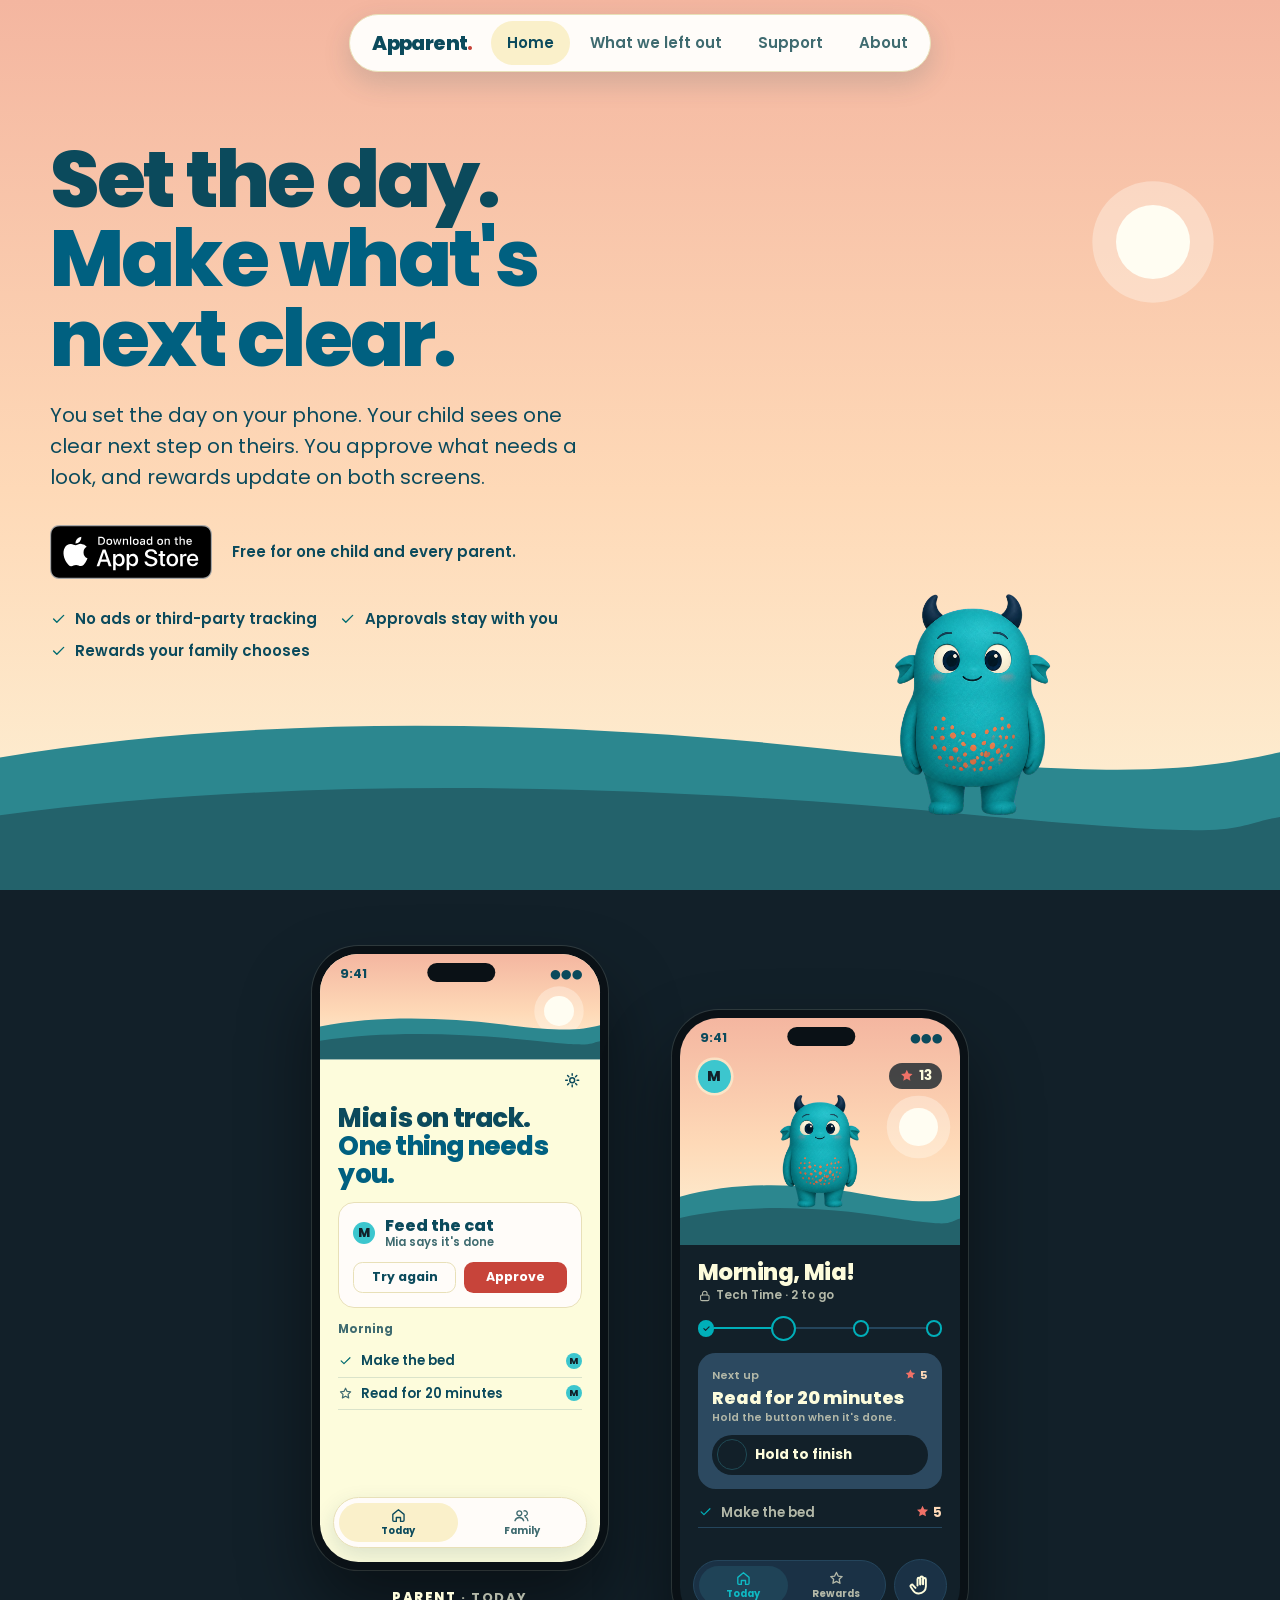
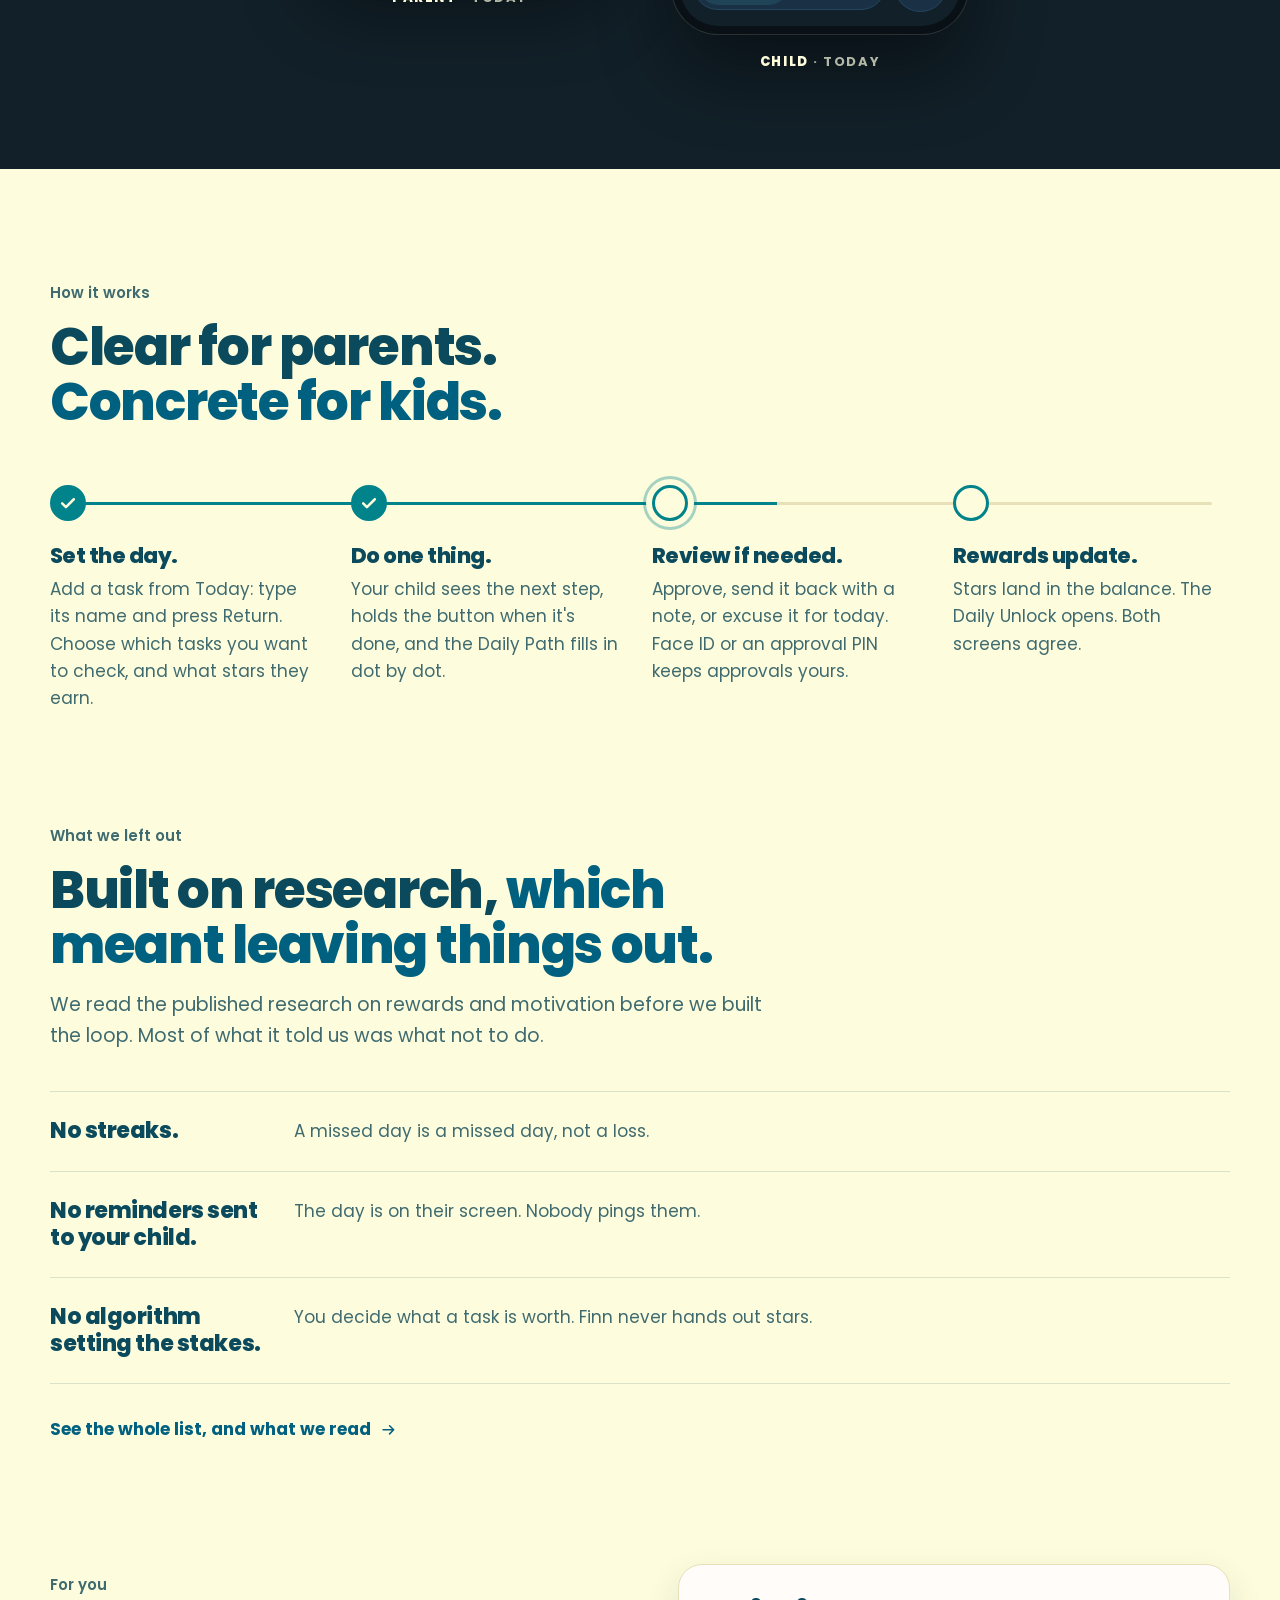
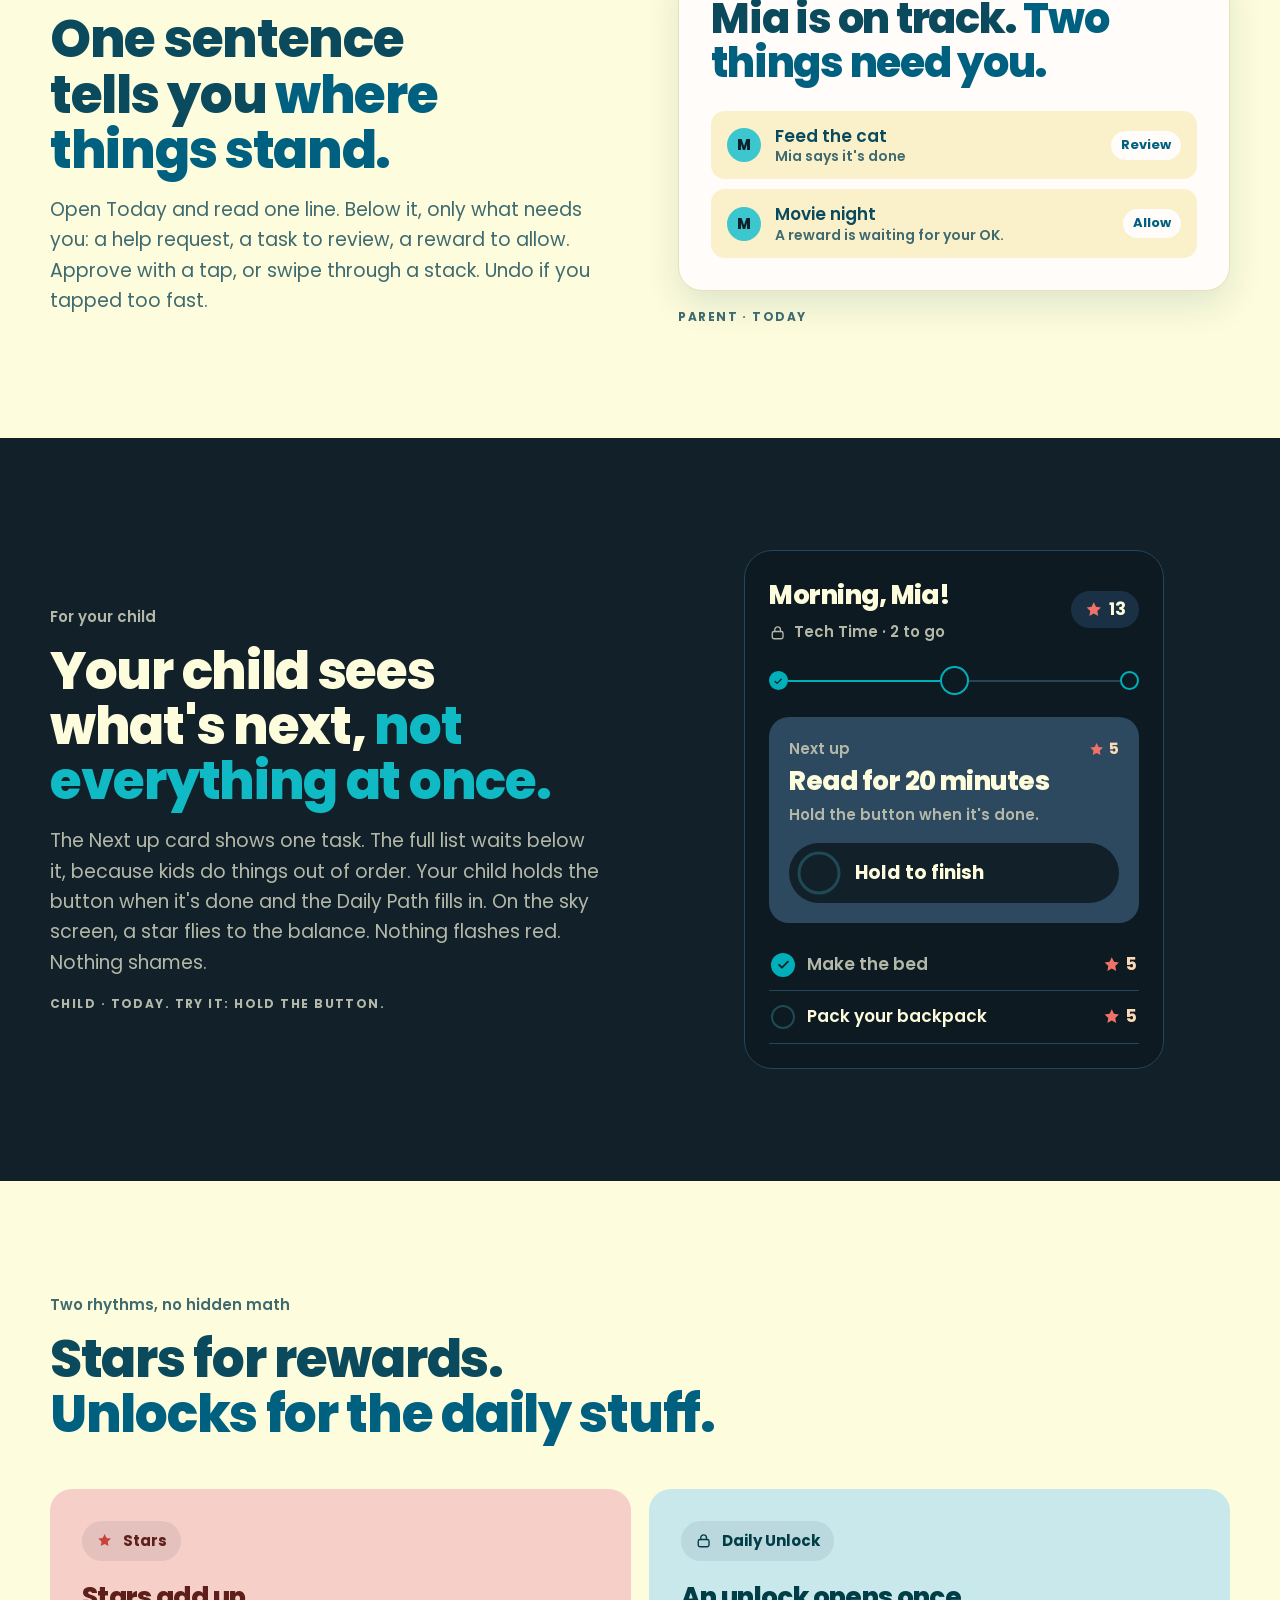
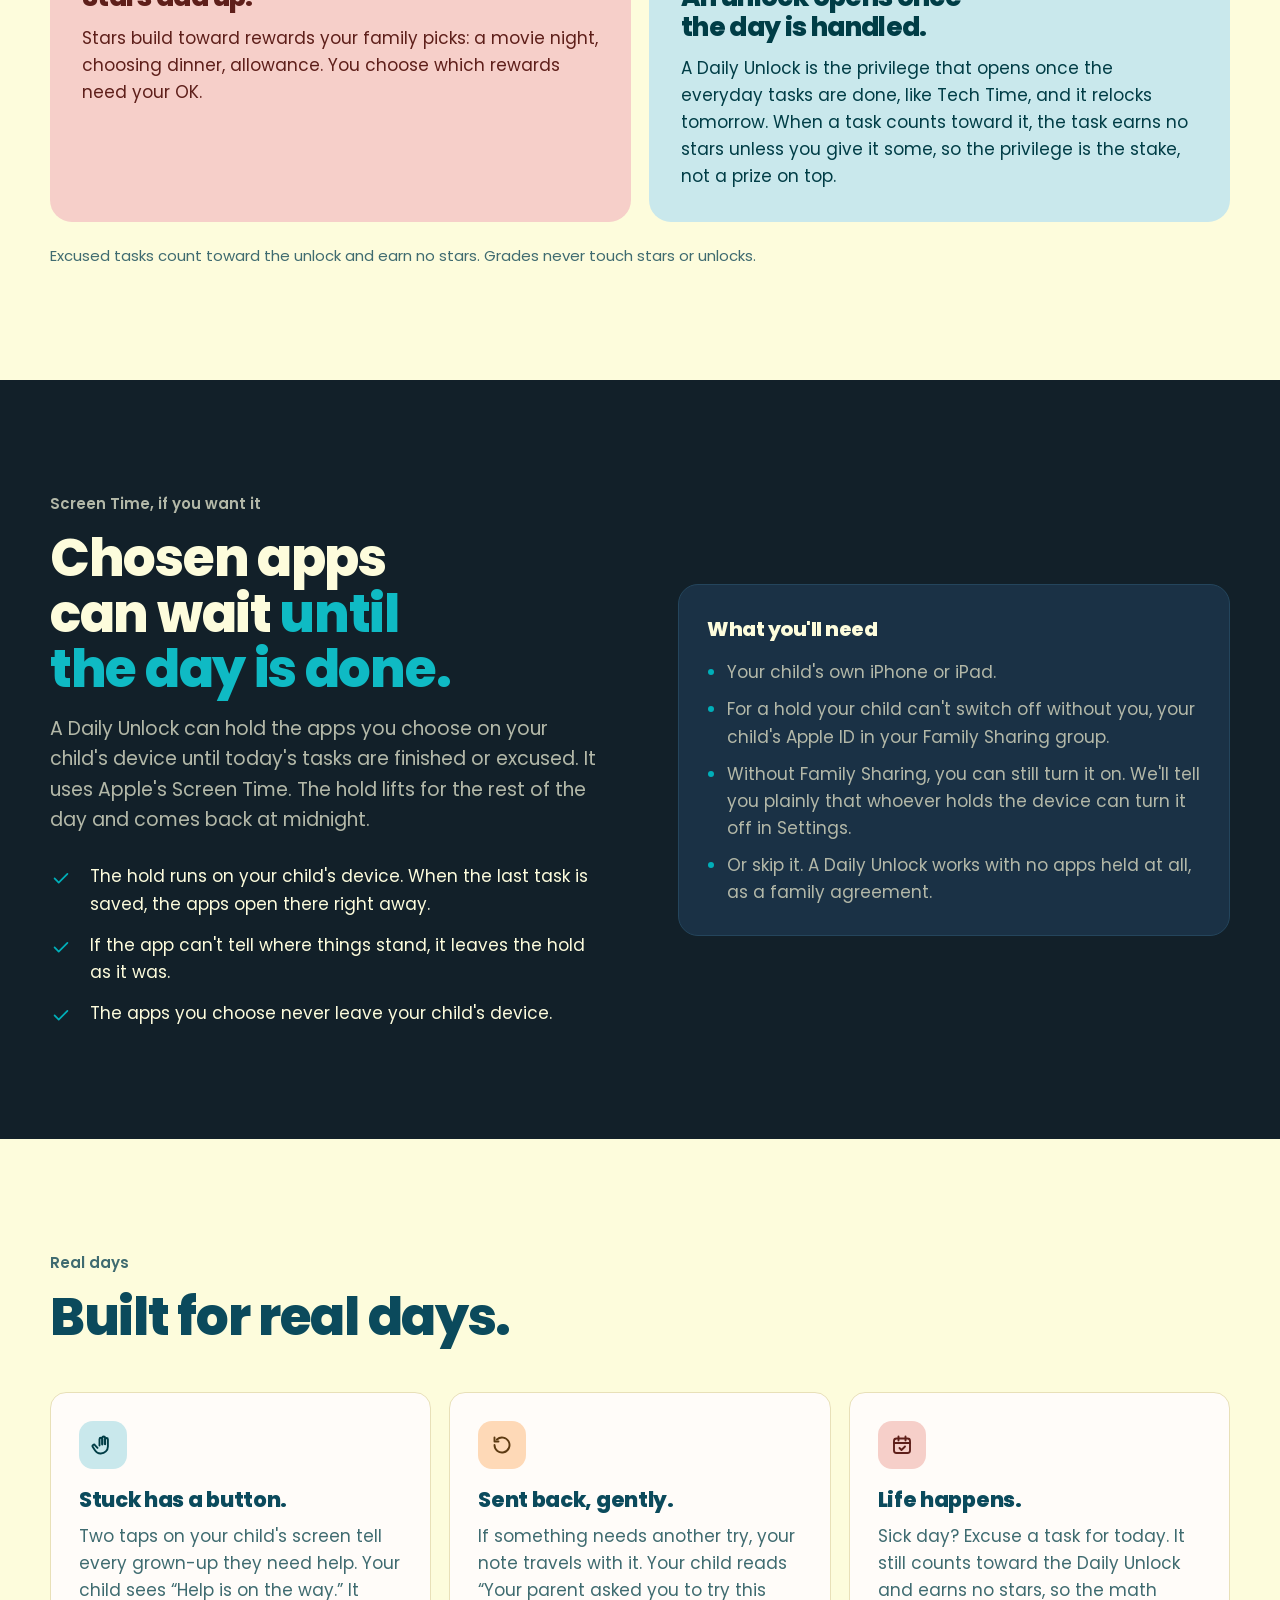
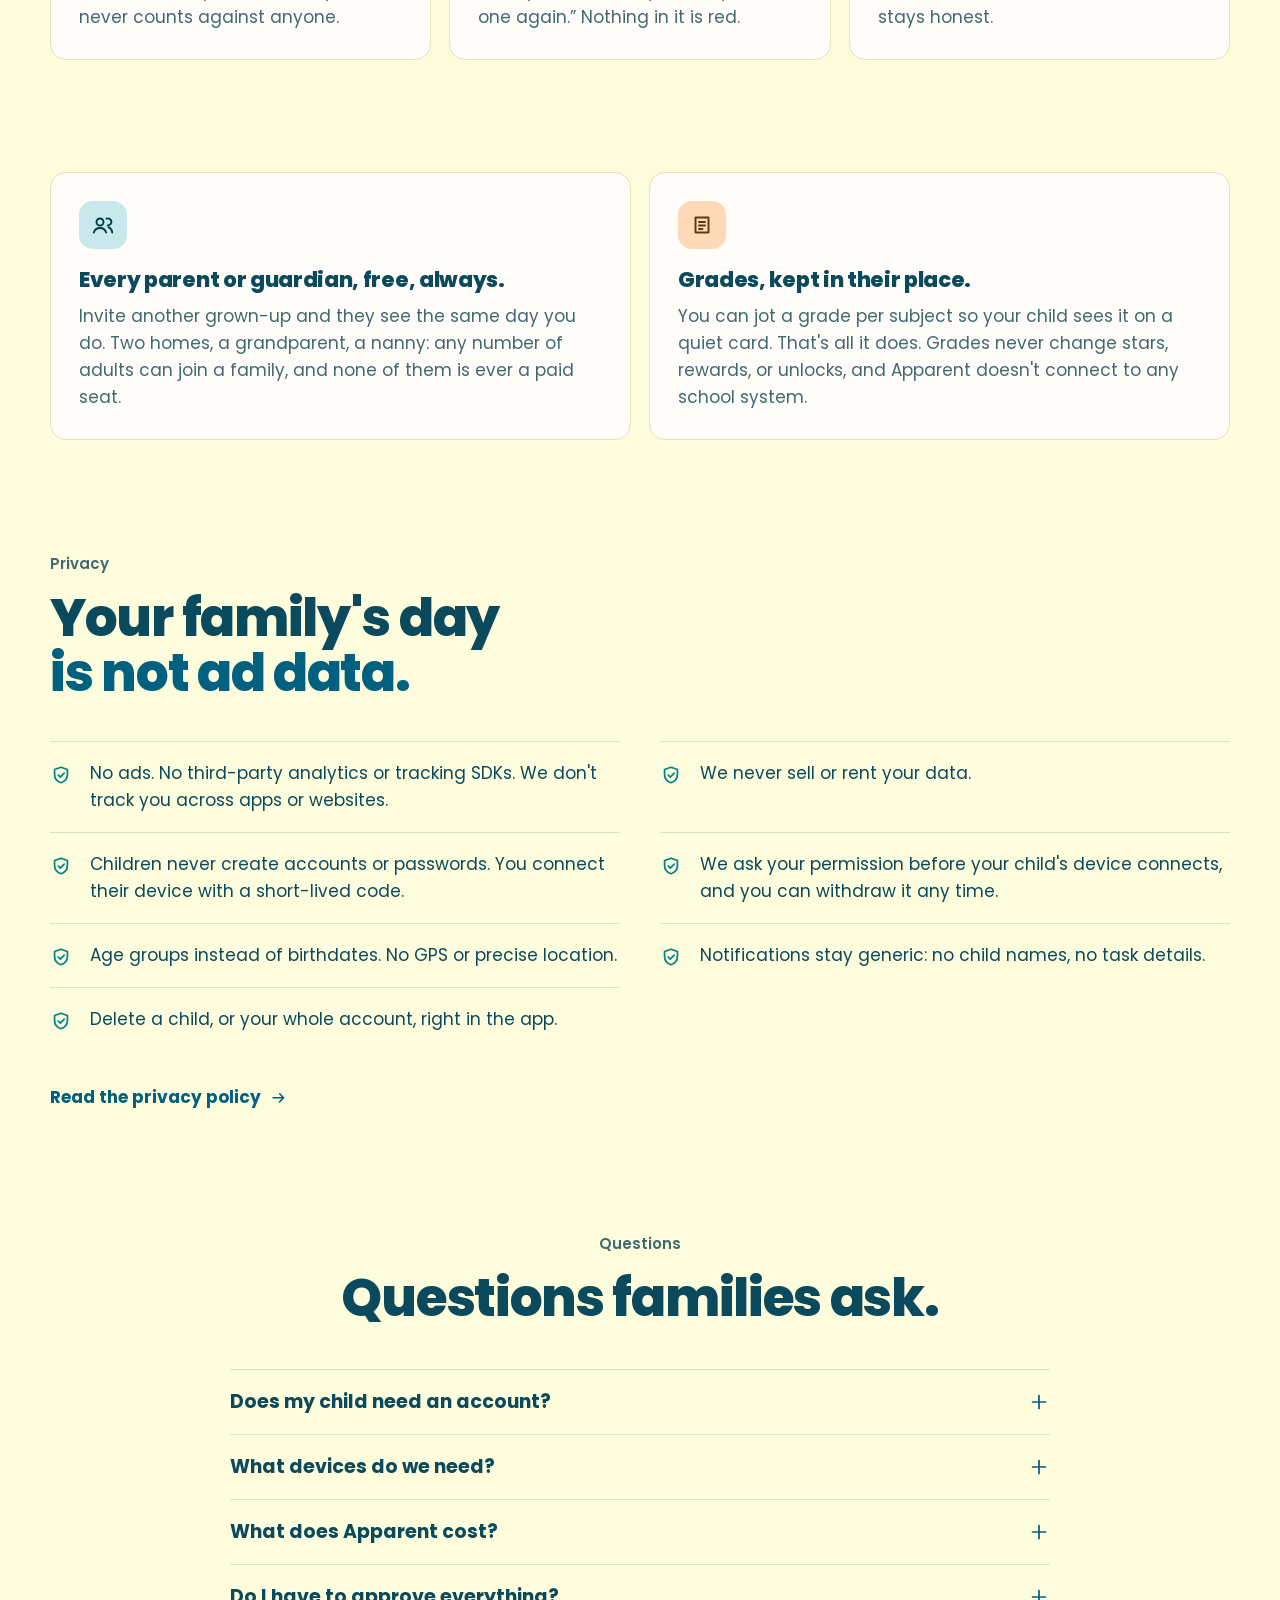
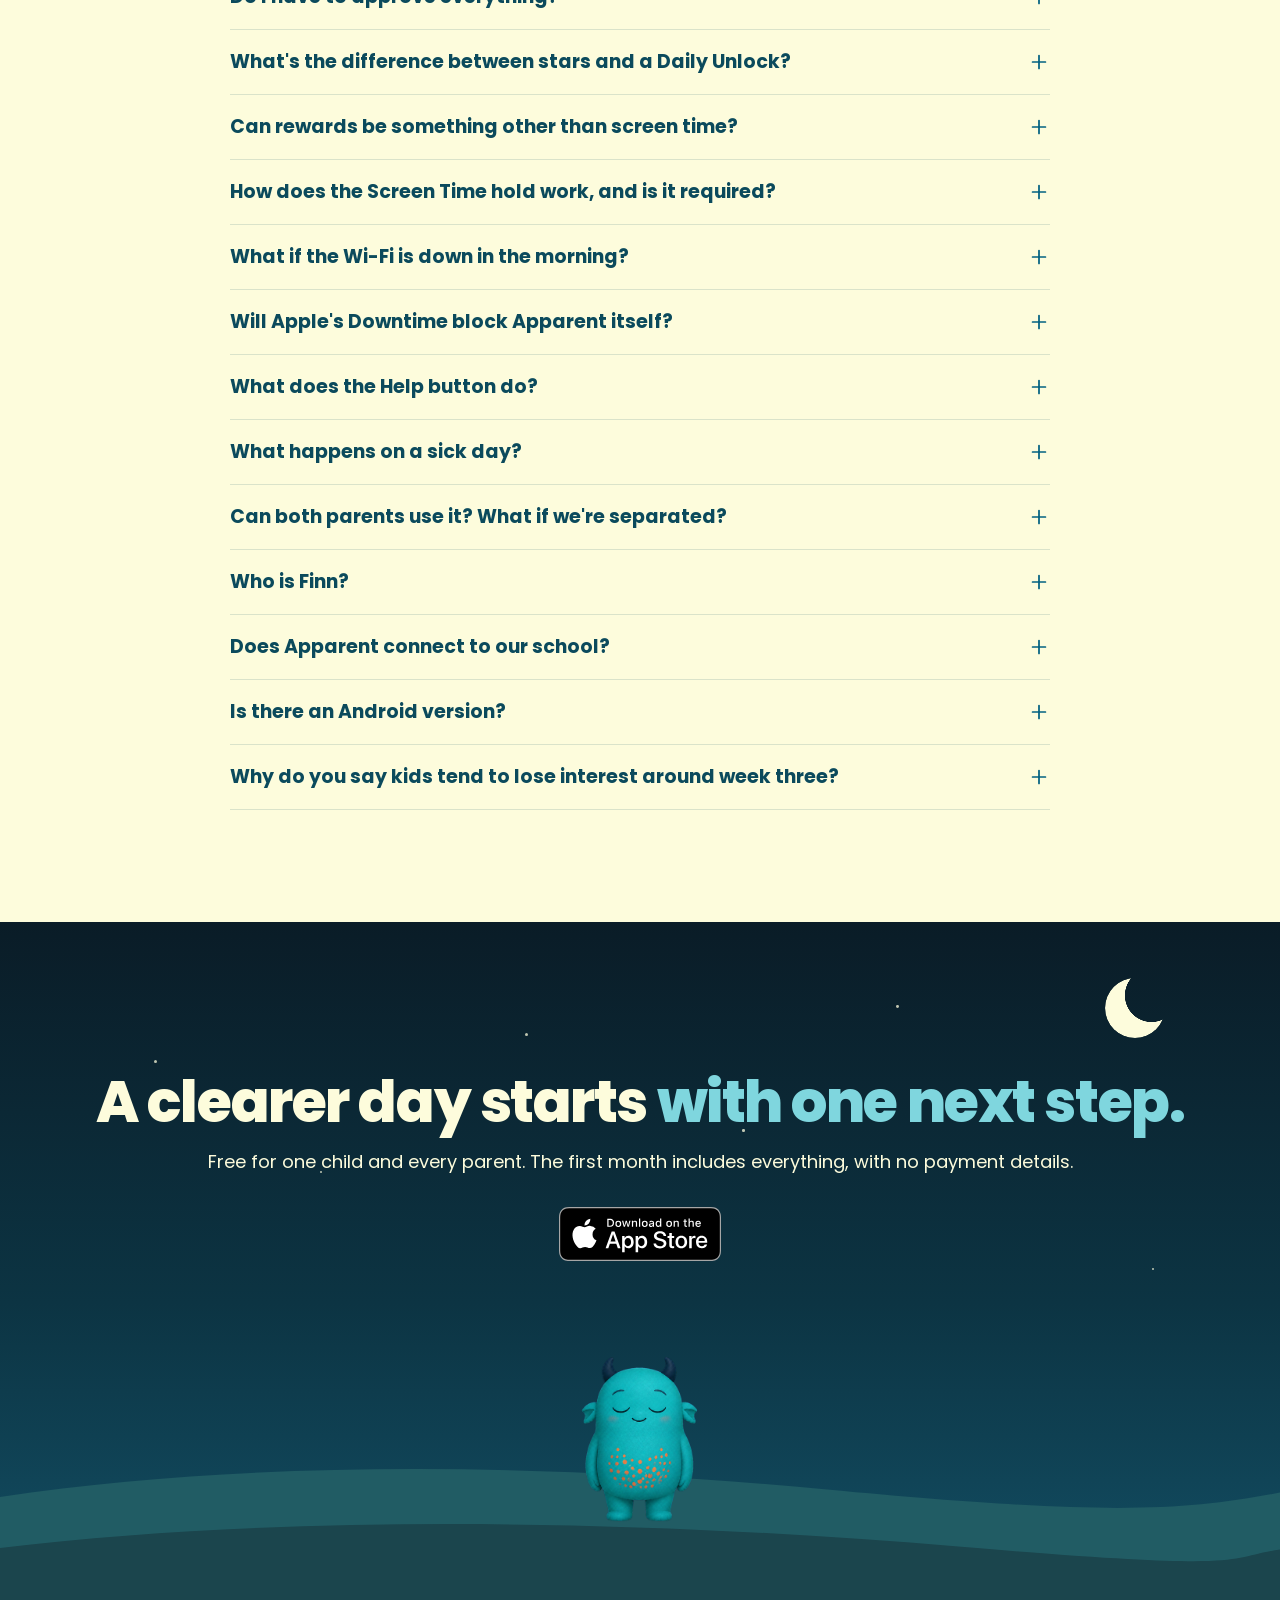
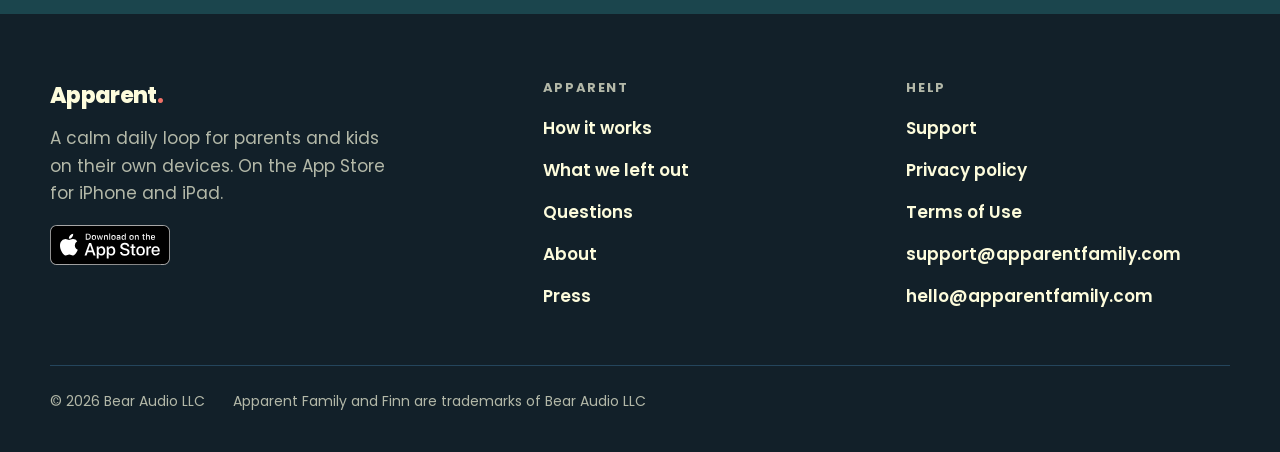
<file: index.html>
<!DOCTYPE html><html lang="en"><head><meta charSet="utf-8"/><meta name="viewport" content="width=device-width, initial-scale=1"/><link rel="preload" href="/finn/calm.png" as="image" fetchPriority="high"/><link rel="preload" href="/app-store-badge.svg" as="image"/><link rel="stylesheet" href="/assets/index-Dm6iY7a7.css" data-rsc-css-href="/assets/index-Dm6iY7a7.css" data-precedence="vite-rsc/importer-resources"/><link rel="modulepreload" href="/assets/layout-segment-context-CGflDY8P.js" crossorigin=""/><link rel="modulepreload" href="/assets/rolldown-runtime-S-ySWqyJ.js" crossorigin=""/><link rel="modulepreload" href="/assets/index-CLjjgwdh.js" crossorigin=""/><link rel="modulepreload" href="/assets/framework-CXnKph_e.js" crossorigin=""/><link rel="modulepreload" href="/assets/HoldToFinish-2Xk8lNMK.js" crossorigin=""/><title>Apparent: Set the day. Make what&#x27;s next clear.</title><meta name="description" content="A calm daily loop for parents and kids on their own devices. You set the day, your child sees one next step, rewards stay honest. No ads, no tracking."/><meta name="application-name" content="Apparent Family"/><meta name="category" content="Productivity"/><meta property="og:title" content="Apparent: Set the day. Make what&#x27;s next clear."/><meta property="og:description" content="A calm daily loop for parents and kids on their own devices."/><meta property="og:site_name" content="Apparent Family"/><meta property="og:type" content="website"/><meta property="og:locale" content="en_US"/><meta property="og:image" content="https://apparentfamily.com/press/app-icon-1024.png"/><meta property="og:image:width" content="1024"/><meta property="og:image:height" content="1024"/><meta property="og:image:alt" content="The Apparent Family app icon"/><meta name="twitter:card" content="summary"/><meta name="twitter:title" content="Apparent: Set the day. Make what&#x27;s next clear."/><meta name="twitter:description" content="A calm daily loop for parents and kids on their own devices."/><meta name="twitter:image" content="https://apparentfamily.com/press/app-icon-1024.png"/><meta name="twitter:image:width" content="1024"/><meta name="twitter:image:height" content="1024"/><meta name="twitter:image:alt" content="The Apparent Family app icon"/><link rel="icon" href="https://apparentfamily.com/icon-64.png"/><link rel="apple-touch-icon" href="https://apparentfamily.com/apple-touch-icon.png"/><link rel="canonical" href="https://apparentfamily.com/"/><meta name="theme-color" content="#FDFCDC" media="(prefers-color-scheme: light)"/><meta name="theme-color" content="#122029" media="(prefers-color-scheme: dark)"/><script>self.__VINEXT_RSC_PARAMS__={}</script><script>self.__VINEXT_RSC_NAV__={"pathname":"/","searchParams":[]}</script><link rel="modulepreload" href="/assets/index-CLjjgwdh.js" />
</head><body><a class="skip-link" href="#main-content">Skip to content</a><div class="mobile-mast"><a class="wordmark" href="/" aria-label="Apparent home">Apparent<span aria-hidden="true">.</span></a></div><header class="site-header"><div class="site-header-inner"><nav class="tabbar" aria-label="Main"><a class="wordmark" href="/" aria-label="Apparent home">Apparent<span aria-hidden="true">.</span></a><a aria-current="page" class="tab" href="/"><svg aria-hidden="true" class="icon " viewBox="0 0 24 24"><path d="M4 10.5 12 4l8 6.5V19a1.5 1.5 0 0 1-1.5 1.5h-3.5v-5.5h-6v5.5H5.5A1.5 1.5 0 0 1 4 19z"></path></svg><span class="tab-long">Home</span><span class="tab-short" aria-hidden="true">Home</span></a><a class="tab" href="/what-we-left-out"><svg aria-hidden="true" class="icon " viewBox="0 0 24 24"><path d="M12 6.5C10 5 7 4.5 3.5 5v13c3.5-.5 6.5 0 8.5 1.5 2-1.5 5-2 8.5-1.5V5C17 4.5 14 5 12 6.5z"></path><path d="M12 6.5v13"></path></svg><span class="tab-long">What we left out</span><span class="tab-short" aria-hidden="true">Left out</span></a><a class="tab" href="/support"><svg aria-hidden="true" class="icon " viewBox="0 0 24 24"><circle cx="12" cy="12" r="8.5"></circle><circle cx="12" cy="12" r="3.6"></circle><path d="m6 6 3.4 3.4M14.6 14.6 18 18M18 6l-3.4 3.4M9.4 14.6 6 18"></path></svg><span class="tab-long">Support</span><span class="tab-short" aria-hidden="true">Support</span></a><a class="tab" href="/about"><svg aria-hidden="true" class="icon " viewBox="0 0 24 24"><circle cx="12" cy="12" r="8.5"></circle><path d="M12 11v5.5M12 7.8v.1"></path></svg><span class="tab-long">About</span><span class="tab-short" aria-hidden="true">About</span></a></nav></div></header><main id="main-content" tabindex="-1"><section aria-labelledby="hero-title" class="stage hero" data-sky="morning"><div aria-hidden="true" class="stage-body"></div><svg aria-hidden="true" class="stage-hills" preserveAspectRatio="none" viewBox="0 0 390 110"><path class="far" d="M0 32 C 80 6, 170 10, 252 27 S 360 42, 390 29 V110 H0 Z"></path><path class="near" d="M0 66 C 92 42, 200 48, 292 65 S 372 73, 390 67 V110 H0 Z"></path></svg><img alt="" aria-hidden="true" class="stage-finn" decoding="async" draggable="false" fetchPriority="high" height="512" loading="eager" src="/finn/calm.png" width="512"/><div class="wrap stage-content"><div class="hero-copy"><h1 id="hero-title">Set the day. <em>Make what&#x27;s next clear.</em></h1><p class="hero-lede">You set the day on your phone. Your child sees one clear next step on theirs. You approve what needs a look, and rewards update on both screens.</p><div class="hero-actions"><a class="store-badge" href="https://apps.apple.com/us/app/id6782660558"><img alt="Download on the App Store" height="40" src="/app-store-badge.svg" width="120"/></a><p class="hero-note">Free for one child and every parent.</p></div><ul class="trust-row" aria-label="What Apparent promises"><li><svg aria-hidden="true" class="icon " viewBox="0 0 24 24"><path d="m5 12.5 4.5 4.5L19 7.5"></path></svg> No ads or third-party tracking</li><li><svg aria-hidden="true" class="icon " viewBox="0 0 24 24"><path d="m5 12.5 4.5 4.5L19 7.5"></path></svg> Approvals stay with you</li><li><svg aria-hidden="true" class="icon " viewBox="0 0 24 24"><path d="m5 12.5 4.5 4.5L19 7.5"></path></svg> Rewards your family chooses</li></ul></div></div></section><section class="ground devices" aria-labelledby="devices-title"><h2 class="sr-only" id="devices-title">Today on both devices</h2><div class="wrap devices-row"><figure class="device"><div class="phone" aria-hidden="true"><div class="screen screen-parent"><div class="stage p-stage" data-sky="morning"><div aria-hidden="true" class="stage-body"></div><svg aria-hidden="true" class="stage-hills" preserveAspectRatio="none" viewBox="0 0 390 110"><path class="far" d="M0 32 C 80 6, 170 10, 252 27 S 360 42, 390 29 V110 H0 Z"></path><path class="near" d="M0 66 C 92 42, 200 48, 292 65 S 372 73, 390 67 V110 H0 Z"></path></svg><div class="screen-status" aria-hidden="true"><span>9:41</span><i></i><span>●●●</span></div></div><div class="p-body"><div style="display:flex;justify-content:flex-end;margin-top:-0.4em"><svg aria-hidden="true" class="icon " viewBox="0 0 24 24"><circle cx="12" cy="12" r="3.2"></circle><path d="M12 3.5v2.2M12 18.3v2.2M20.5 12h-2.2M5.7 12H3.5M18 6l-1.6 1.6M7.6 16.4 6 18M18 18l-1.6-1.6M7.6 7.6 6 6"></path></svg></div><p class="p-say say">Mia is on track. <em>One thing needs you.</em></p><div class="p-card"><div class="p-card-head"><span class="letter">M</span><div><p class="p-card-title">Feed the cat</p><p class="p-card-meta">Mia says it&#x27;s done</p></div></div><div class="p-actions"><span>Try again</span><span class="approve">Approve</span></div></div><p class="p-part">Morning</p><div class="p-rows"><div class="p-row"><svg aria-hidden="true" class="icon done" viewBox="0 0 24 24"><path d="m5 12.5 4.5 4.5L19 7.5"></path></svg><span class="grow">Make the bed</span><span class="letter">M</span></div><div class="p-row"><svg aria-hidden="true" class="icon open" viewBox="0 0 24 24"><path d="M12 3.5l2.5 5.1 5.6.8-4.1 3.9 1 5.6-5-2.7-5 2.7 1-5.6-4.1-3.9 5.6-.8z"></path></svg><span class="grow">Read for 20 minutes</span><span class="letter">M</span></div></div></div><div class="mini-tabbar"><span class="mini-tab on"><svg aria-hidden="true" class="icon " viewBox="0 0 24 24"><path d="M4 10.5 12 4l8 6.5V19a1.5 1.5 0 0 1-1.5 1.5h-3.5v-5.5h-6v5.5H5.5A1.5 1.5 0 0 1 4 19z"></path></svg>Today</span><span class="mini-tab"><svg aria-hidden="true" class="icon " viewBox="0 0 24 24"><circle cx="9" cy="9" r="3.5"></circle><path d="M2.8 19.5a6.5 6.5 0 0 1 12.4 0"></path><path d="M15.5 5.7a3.5 3.5 0 1 1 1.2 6.7M17.5 14.2a6.5 6.5 0 0 1 3.7 5.3"></path></svg>Family</span></div></div></div><figcaption class="device-label"><b>Parent</b> · Today<span class="sr-only">: the parent&#x27;s Today screen reads “Mia is on track. One thing needs you.” Below it, Feed the cat is waiting, with Try again and Approve.</span></figcaption></figure><figure class="device"><div class="phone" aria-hidden="true"><div class="screen screen-child"><div class="stage c-stage" data-sky="morning"><div aria-hidden="true" class="stage-body"></div><svg aria-hidden="true" class="stage-hills" preserveAspectRatio="none" viewBox="0 0 390 110"><path class="far" d="M0 32 C 80 6, 170 10, 252 27 S 360 42, 390 29 V110 H0 Z"></path><path class="near" d="M0 66 C 92 42, 200 48, 292 65 S 372 73, 390 67 V110 H0 Z"></path></svg><img alt="" aria-hidden="true" class="stage-finn" decoding="async" draggable="false" fetchPriority="auto" height="512" loading="lazy" src="/finn/calm.png" width="512"/><div class="screen-status" aria-hidden="true"><span>9:41</span><i></i><span>●●●</span></div><div class="c-hud"><span class="letter">M</span><span class="hud-pill"><svg aria-hidden="true" class="icon icon-fill star" viewBox="0 0 24 24"><path d="M12 2.8l2.7 5.6 6.1.8-4.5 4.2 1.1 6.1L12 16.6l-5.4 2.9 1.1-6.1-4.5-4.2 6.1-.8z"></path></svg> 13</span></div></div><div class="c-body"><div><p class="c-greet">Morning, Mia!</p><p class="c-unlock"><svg aria-hidden="true" class="icon " viewBox="0 0 24 24"><rect x="4.5" y="10.5" width="15" height="10" rx="2.5"></rect><path d="M8 10.5V8a4 4 0 0 1 8 0v2.5"></path></svg> Tech Time · 2 to go</p></div><ol class="path"><li class="path-dot done"><svg aria-hidden="true" class="icon " viewBox="0 0 24 24"><path d="m5 12.5 4.5 4.5L19 7.5"></path></svg></li><li class="path-line lit"></li><li class="path-dot current"></li><li class="path-line"></li><li class="path-dot"></li><li class="path-line"></li><li class="path-dot"></li></ol><div class="c-next"><div class="c-next-head"><span>Next up</span><span class="stars"><svg aria-hidden="true" class="icon icon-fill " viewBox="0 0 24 24"><path d="M12 2.8l2.7 5.6 6.1.8-4.5 4.2 1.1 6.1L12 16.6l-5.4 2.9 1.1-6.1-4.5-4.2 6.1-.8z"></path></svg> 5</span></div><p class="c-next-title">Read for 20 minutes</p><p class="c-next-hint">Hold the button when it&#x27;s done.</p><div class="capsule"><span class="capsule-ring"></span>Hold to finish</div></div><div class="c-row"><svg aria-hidden="true" class="icon check" viewBox="0 0 24 24"><path d="m5 12.5 4.5 4.5L19 7.5"></path></svg><span class="grow">Make the bed</span><span class="stars"><svg aria-hidden="true" class="icon icon-fill " viewBox="0 0 24 24"><path d="M12 2.8l2.7 5.6 6.1.8-4.5 4.2 1.1 6.1L12 16.6l-5.4 2.9 1.1-6.1-4.5-4.2 6.1-.8z"></path></svg> 5</span></div></div><div class="mini-dock"><div class="mini-tabbar"><span class="mini-tab on"><svg aria-hidden="true" class="icon " viewBox="0 0 24 24"><path d="M4 10.5 12 4l8 6.5V19a1.5 1.5 0 0 1-1.5 1.5h-3.5v-5.5h-6v5.5H5.5A1.5 1.5 0 0 1 4 19z"></path></svg>Today</span><span class="mini-tab"><svg aria-hidden="true" class="icon " viewBox="0 0 24 24"><path d="M12 3.5l2.5 5.1 5.6.8-4.1 3.9 1 5.6-5-2.7-5 2.7 1-5.6-4.1-3.9 5.6-.8z"></path></svg>Rewards</span></div><span class="help-round"><svg aria-hidden="true" class="icon " viewBox="0 0 24 24"><path d="M8.5 12.5V6.2a1.4 1.4 0 0 1 2.8 0v5.3"></path><path d="M11.3 11V4.9a1.4 1.4 0 0 1 2.8 0V11"></path><path d="M14.1 11.2V6.4a1.4 1.4 0 0 1 2.8 0v7.1a7 7 0 0 1-7 7h-.6a6 6 0 0 1-5-2.7l-2.5-3.9a1.4 1.4 0 0 1 2.3-1.6l2.4 2.6"></path></svg></span></div></div></div><figcaption class="device-label"><b>Child</b> · Today<span class="sr-only">: Mia&#x27;s Today screen shows Finn on the hills under a morning sky, 13 stars, Tech Time with 2 to go, and Read for 20 minutes as Next up with a Hold to finish button.</span></figcaption></figure></div></section><section class="section" id="how-it-works" aria-labelledby="how-title"><div class="wrap"><div class="section-head"><p class="kicker">How it works</p><h2 id="how-title">Clear for parents. <em>Concrete for kids.</em></h2></div><ol class="steps"><li class="step"><span aria-hidden="true" class="step-dot done"><svg aria-hidden="true" class="icon " viewBox="0 0 24 24"><path d="m5 12.5 4.5 4.5L19 7.5"></path></svg></span><h3>Set the day.</h3><p>Add a task from Today: type its name and press Return. Choose which tasks you want to check, and what stars they earn.</p></li><li class="step"><span aria-hidden="true" class="step-dot done"><svg aria-hidden="true" class="icon " viewBox="0 0 24 24"><path d="m5 12.5 4.5 4.5L19 7.5"></path></svg></span><h3>Do one thing.</h3><p>Your child sees the next step, holds the button when it&#x27;s done, and the Daily Path fills in dot by dot.</p></li><li class="step"><span aria-hidden="true" class="step-dot current"></span><h3>Review if needed.</h3><p>Approve, send it back with a note, or excuse it for today. Face ID or an approval PIN keeps approvals yours.</p></li><li class="step"><span aria-hidden="true" class="step-dot"></span><h3>Rewards update.</h3><p>Stars land in the balance. The Daily Unlock opens. Both screens agree.</p></li></ol></div></section><section class="section" aria-labelledby="left-out-title"><div class="wrap"><div class="section-head"><p class="kicker">What we left out</p><h2 id="left-out-title">Built on research, <em>which meant leaving things out.</em></h2><p class="section-lede">We read the published research on rewards and motivation before we built the loop. Most of what it told us was what not to do.</p></div><ul class="refusals"><li><strong>No streaks.</strong><span>A missed day is a missed day, not a loss.</span></li><li><strong>No reminders sent to your child.</strong><span>The day is on their screen. Nobody pings them.</span></li><li><strong>No algorithm setting the stakes.</strong><span>You decide what a task is worth. Finn never hands out stars.</span></li></ul><p style="margin-top:24px"><a class="text-link" href="/what-we-left-out">See the whole list, and what we read <svg aria-hidden="true" class="icon " viewBox="0 0 24 24"><path d="M5 12h13M13 7l5 5-5 5"></path></svg></a></p></div></section><section class="section" aria-labelledby="glance-title"><div class="wrap split"><div class="section-head"><p class="kicker">For you</p><h2 id="glance-title">One sentence tells you <em>where things stand.</em></h2><p class="section-lede">Open Today and read one line. Below it, only what needs you: a help request, a task to review, a reward to allow. Approve with a tap, or swipe through a stack. Undo if you tapped too fast.</p></div><figure style="margin:0"><div class="today-card" aria-hidden="true"><p class="say">Mia is on track. <em>Two things need you.</em></p><ul class="queue"><li><span class="letter">M</span><span class="grow">Feed the cat<small>Mia says it&#x27;s done</small></span><span class="tag">Review</span></li><li><span class="letter">M</span><span class="grow">Movie night<small>A reward is waiting for your OK.</small></span><span class="tag">Allow</span></li></ul></div><figcaption class="caption">Parent · Today<span class="sr-only">: “Mia is on track. Two things need you.” Feed the cat is ready for review, and Movie night is waiting for your OK.</span></figcaption></figure></div></section><section class="section section-child" aria-labelledby="next-title"><div class="wrap split"><div class="section-head"><p class="kicker">For your child</p><h2 id="next-title">Your child sees what&#x27;s next, <em>not everything at once.</em></h2><p class="section-lede">The Next up card shows one task. The full list waits below it, because kids do things out of order. Your child holds the button when it&#x27;s done and the Daily Path fills in. On the sky screen, a star flies to the balance. Nothing flashes red. Nothing shames.</p><p class="caption">Child · Today. Try it: hold the button.</p></div><div class="hold-demo"><div class="hold-top"><div><p class="hold-greet">Morning, Mia!</p><p class="hold-unlock"><svg aria-hidden="true" class="icon " viewBox="0 0 24 24"><rect x="4.5" y="10.5" width="15" height="10" rx="2.5"></rect><path d="M8 10.5V8a4 4 0 0 1 8 0v2.5"></path></svg> <!-- -->Tech Time · 2 to go</p></div><span class="hud-pill"><svg aria-hidden="true" class="icon icon-fill star" viewBox="0 0 24 24"><path d="M12 2.8l2.7 5.6 6.1.8-4.5 4.2 1.1 6.1L12 16.6l-5.4 2.9 1.1-6.1-4.5-4.2 6.1-.8z"></path></svg><span class="roll">13</span><span class="sr-only"> stars</span></span></div><ol class="path" aria-label="1 of 3 handled"><li aria-label="Handled" class="path-dot done"><svg aria-hidden="true" class="icon " viewBox="0 0 24 24"><path d="m5 12.5 4.5 4.5L19 7.5"></path></svg></li><li aria-hidden="true" class="path-line lit"></li><li aria-label="Next" class="path-dot current"></li><li aria-hidden="true" class="path-line"></li><li aria-label="Not yet" class="path-dot"></li></ol><div class="hold-next"><div class="hold-next-head"><span>Next up</span><span class="stars"><svg aria-hidden="true" class="icon icon-fill " viewBox="0 0 24 24"><path d="M12 2.8l2.7 5.6 6.1.8-4.5 4.2 1.1 6.1L12 16.6l-5.4 2.9 1.1-6.1-4.5-4.2 6.1-.8z"></path></svg> <!-- -->5<span class="sr-only"> stars</span></span></div><p class="hold-next-title">Read for 20 minutes</p><p class="hold-next-hint" id="_R_16l6_">Hold the button when it&#x27;s done.<span class="sr-only"> With a screen reader, activate it once.</span></p><button aria-describedby="_R_16l6_" class="hold-button" type="button"><svg aria-hidden="true" class="hold-ring" viewBox="0 0 44 44"><circle class="track" cx="22" cy="22" r="20"></circle><circle class="fill" cx="22" cy="22" r="20" stroke-dasharray="125.66370614359172" stroke-dashoffset="125.66370614359172"></circle></svg>Hold to finish</button></div><ul class="hold-rows"><li class="done"><span class="mark"><svg aria-hidden="true" class="icon " viewBox="0 0 24 24"><path d="m5 12.5 4.5 4.5L19 7.5"></path></svg></span><span class="grow">Make the bed</span><span class="stars"><svg aria-hidden="true" class="icon icon-fill " viewBox="0 0 24 24"><path d="M12 2.8l2.7 5.6 6.1.8-4.5 4.2 1.1 6.1L12 16.6l-5.4 2.9 1.1-6.1-4.5-4.2 6.1-.8z"></path></svg> <!-- -->5<span class="sr-only"> stars</span></span></li><li><span class="mark"></span><span class="grow">Pack your backpack</span><span class="stars"><svg aria-hidden="true" class="icon icon-fill " viewBox="0 0 24 24"><path d="M12 2.8l2.7 5.6 6.1.8-4.5 4.2 1.1 6.1L12 16.6l-5.4 2.9 1.1-6.1-4.5-4.2 6.1-.8z"></path></svg> <!-- -->5<span class="sr-only"> stars</span></span></li></ul><p aria-live="polite" class="sr-only"></p></div></div></section><section class="section" id="rewards" aria-labelledby="rewards-title"><div class="wrap"><div class="section-head"><p class="kicker">Two rhythms, no hidden math</p><h2 id="rewards-title">Stars for rewards. <em>Unlocks for the daily stuff.</em></h2></div><div class="grid-2"><div class="rhythm-card rhythm-stars"><span class="rhythm-mark"><svg aria-hidden="true" class="icon icon-fill " viewBox="0 0 24 24"><path d="M12 2.8l2.7 5.6 6.1.8-4.5 4.2 1.1 6.1L12 16.6l-5.4 2.9 1.1-6.1-4.5-4.2 6.1-.8z"></path></svg> Stars</span><h3>Stars add up.</h3><p>Stars build toward rewards your family picks: a movie night, choosing dinner, allowance. You choose which rewards need your OK.</p></div><div class="rhythm-card rhythm-unlock"><span class="rhythm-mark"><svg aria-hidden="true" class="icon " viewBox="0 0 24 24"><rect x="4.5" y="10.5" width="15" height="10" rx="2.5"></rect><path d="M8 10.5V8a4 4 0 0 1 8 0v2.5"></path></svg> Daily Unlock</span><h3>An unlock opens once the day is handled.</h3><p>A Daily Unlock is the privilege that opens once the everyday tasks are done, like Tech Time, and it relocks tomorrow. When a task counts toward it, the task earns no stars unless you give it some, so the privilege is the stake, not a prize on top.</p></div></div><p class="small-print">Excused tasks count toward the unlock and earn no stars. Grades never touch stars or unlocks.</p></div></section><section class="section section-child" id="screen-time" aria-labelledby="screen-title"><div class="wrap split"><div class="section-head"><p class="kicker">Screen Time, if you want it</p><h2 id="screen-title">Chosen apps can wait <em>until the day is done.</em></h2><p class="section-lede">A Daily Unlock can hold the apps you choose on your child&#x27;s device until today&#x27;s tasks are finished or excused. It uses Apple&#x27;s Screen Time. The hold lifts for the rest of the day and comes back at midnight.</p><ul class="facts"><li><svg aria-hidden="true" class="icon " viewBox="0 0 24 24"><path d="m5 12.5 4.5 4.5L19 7.5"></path></svg><span>The hold runs on your child&#x27;s device. When the last task is saved, the apps open there right away.</span></li><li><svg aria-hidden="true" class="icon " viewBox="0 0 24 24"><path d="m5 12.5 4.5 4.5L19 7.5"></path></svg><span>If the app can&#x27;t tell where things stand, it leaves the hold as it was.</span></li><li><svg aria-hidden="true" class="icon " viewBox="0 0 24 24"><path d="m5 12.5 4.5 4.5L19 7.5"></path></svg><span>The apps you choose never leave your child&#x27;s device.</span></li></ul></div><div class="needs"><h3>What you&#x27;ll need</h3><ul><li>Your child&#x27;s own iPhone or iPad.</li><li>For a hold your child can&#x27;t switch off without you, your child&#x27;s Apple ID in your Family Sharing group.</li><li>Without Family Sharing, you can still turn it on. We&#x27;ll tell you plainly that whoever holds the device can turn it off in Settings.</li><li>Or skip it. A Daily Unlock works with no apps held at all, as a family agreement.</li></ul></div></div></section><section class="section" id="real-days" aria-labelledby="real-title"><div class="wrap"><div class="section-head"><p class="kicker">Real days</p><h2 id="real-title">Built for real days.</h2></div><div class="grid-3"><div class="card"><span class="card-icon"><svg aria-hidden="true" class="icon " viewBox="0 0 24 24"><path d="M8.5 12.5V6.2a1.4 1.4 0 0 1 2.8 0v5.3"></path><path d="M11.3 11V4.9a1.4 1.4 0 0 1 2.8 0V11"></path><path d="M14.1 11.2V6.4a1.4 1.4 0 0 1 2.8 0v7.1a7 7 0 0 1-7 7h-.6a6 6 0 0 1-5-2.7l-2.5-3.9a1.4 1.4 0 0 1 2.3-1.6l2.4 2.6"></path></svg></span><h3>Stuck has a button.</h3><p>Two taps on your child&#x27;s screen tell every grown-up they need help. Your child sees “Help is on the way.” It never counts against anyone.</p></div><div class="card"><span class="card-icon gold"><svg aria-hidden="true" class="icon " viewBox="0 0 24 24"><path d="M4.5 12a7.5 7.5 0 1 0 2.4-5.5"></path><path d="M4.5 4.5v4h4"></path></svg></span><h3>Sent back, gently.</h3><p>If something needs another try, your note travels with it. Your child reads “Your parent asked you to try this one again.” Nothing in it is red.</p></div><div class="card"><span class="card-icon coral"><svg aria-hidden="true" class="icon " viewBox="0 0 24 24"><rect x="4" y="5.5" width="16" height="14.5" rx="2.5"></rect><path d="M4 10h16M8.5 3.5v4M15.5 3.5v4M9.5 15l2 2 3.5-3.5"></path></svg></span><h3>Life happens.</h3><p>Sick day? Excuse a task for today. It still counts toward the Daily Unlock and earns no stars, so the math stays honest.</p></div></div></div></section><section class="section" aria-labelledby="family-title"><div class="wrap"><h2 class="sr-only" id="family-title">Parents and grades</h2><div class="grid-2" style="margin-top:0"><div class="card"><span class="card-icon"><svg aria-hidden="true" class="icon " viewBox="0 0 24 24"><circle cx="9" cy="9" r="3.5"></circle><path d="M2.8 19.5a6.5 6.5 0 0 1 12.4 0"></path><path d="M15.5 5.7a3.5 3.5 0 1 1 1.2 6.7M17.5 14.2a6.5 6.5 0 0 1 3.7 5.3"></path></svg></span><h3>Every parent or guardian, free, always.</h3><p>Invite another grown-up and they see the same day you do. Two homes, a grandparent, a nanny: any number of adults can join a family, and none of them is ever a paid seat.</p></div><div class="card"><span class="card-icon gold"><svg aria-hidden="true" class="icon " viewBox="0 0 24 24"><path d="M5.5 4.5h13v15h-13z"></path><path d="M9 9h6M9 12.5h6M9 16h3.5"></path></svg></span><h3>Grades, kept in their place.</h3><p>You can jot a grade per subject so your child sees it on a quiet card. That&#x27;s all it does. Grades never change stars, rewards, or unlocks, and Apparent doesn&#x27;t connect to any school system.</p></div></div></div></section><section class="section" id="privacy" aria-labelledby="privacy-title"><div class="wrap"><div class="section-head"><p class="kicker">Privacy</p><h2 id="privacy-title">Your family&#x27;s day <em>is not ad data.</em></h2></div><ul class="privacy-list"><li><svg aria-hidden="true" class="icon " viewBox="0 0 24 24"><path d="M12 3.5 5 6v5.5c0 4.3 3 7.6 7 9 4-1.4 7-4.7 7-9V6z"></path><path d="m9 12 2.2 2.2L15.5 10"></path></svg><span>No ads. No third-party analytics or tracking SDKs. We don&#x27;t track you across apps or websites.</span></li><li><svg aria-hidden="true" class="icon " viewBox="0 0 24 24"><path d="M12 3.5 5 6v5.5c0 4.3 3 7.6 7 9 4-1.4 7-4.7 7-9V6z"></path><path d="m9 12 2.2 2.2L15.5 10"></path></svg><span>We never sell or rent your data.</span></li><li><svg aria-hidden="true" class="icon " viewBox="0 0 24 24"><path d="M12 3.5 5 6v5.5c0 4.3 3 7.6 7 9 4-1.4 7-4.7 7-9V6z"></path><path d="m9 12 2.2 2.2L15.5 10"></path></svg><span>Children never create accounts or passwords. You connect their device with a short-lived code.</span></li><li><svg aria-hidden="true" class="icon " viewBox="0 0 24 24"><path d="M12 3.5 5 6v5.5c0 4.3 3 7.6 7 9 4-1.4 7-4.7 7-9V6z"></path><path d="m9 12 2.2 2.2L15.5 10"></path></svg><span>We ask your permission before your child&#x27;s device connects, and you can withdraw it any time.</span></li><li><svg aria-hidden="true" class="icon " viewBox="0 0 24 24"><path d="M12 3.5 5 6v5.5c0 4.3 3 7.6 7 9 4-1.4 7-4.7 7-9V6z"></path><path d="m9 12 2.2 2.2L15.5 10"></path></svg><span>Age groups instead of birthdates. No GPS or precise location.</span></li><li><svg aria-hidden="true" class="icon " viewBox="0 0 24 24"><path d="M12 3.5 5 6v5.5c0 4.3 3 7.6 7 9 4-1.4 7-4.7 7-9V6z"></path><path d="m9 12 2.2 2.2L15.5 10"></path></svg><span>Notifications stay generic: no child names, no task details.</span></li><li><svg aria-hidden="true" class="icon " viewBox="0 0 24 24"><path d="M12 3.5 5 6v5.5c0 4.3 3 7.6 7 9 4-1.4 7-4.7 7-9V6z"></path><path d="m9 12 2.2 2.2L15.5 10"></path></svg><span>Delete a child, or your whole account, right in the app.</span></li></ul><p style="margin-top:24px"><a class="text-link" href="/privacy.html">Read the privacy policy <svg aria-hidden="true" class="icon " viewBox="0 0 24 24"><path d="M5 12h13M13 7l5 5-5 5"></path></svg></a></p></div></section><section class="section" id="faq" aria-labelledby="faq-title"><div class="wrap"><div class="section-head center"><p class="kicker">Questions</p><h2 id="faq-title">Questions families ask.</h2></div><div class="faq"><details><summary>Does my child need an account?<svg aria-hidden="true" class="icon " viewBox="0 0 24 24"><path d="M12 5v14M5 12h14"></path></svg></summary><p>No. Children never create accounts or passwords. You add your child by name and school level, give permission, and connect their device with a short-lived code or a QR code.</p></details><details><summary>What devices do we need?<svg aria-hidden="true" class="icon " viewBox="0 0 24 24"><path d="M12 5v14M5 12h14"></path></svg></summary><p>An iPhone or iPad for you, and an iPhone or iPad for your child. Apparent is on the App Store, iOS only, and available in the United States.</p></details><details><summary>What does Apparent cost?<svg aria-hidden="true" class="icon " viewBox="0 0 24 24"><path d="M12 5v14M5 12h14"></path></svg></summary><p>Apparent is free for one child and every parent or guardian. Every new household gets a free first month with everything included: no payment details, nothing to cancel. After it, the free plan keeps the daily loop for every child you&#x27;ve added. Adding another child needs the Family plan, monthly or yearly, which covers every child. The App Store shows the prices.</p></details><details><summary>Do I have to approve everything?<svg aria-hidden="true" class="icon " viewBox="0 0 24 24"><path d="M12 5v14M5 12h14"></path></svg></summary><p>No. You choose which tasks you want to check. Everything else completes when your child holds the button.</p></details><details><summary>What&#x27;s the difference between stars and a Daily Unlock?<svg aria-hidden="true" class="icon " viewBox="0 0 24 24"><path d="M12 5v14M5 12h14"></path></svg></summary><p>Stars add up and get spent on rewards your family picks. A Daily Unlock is a daily privilege, like Tech Time, that opens when chosen tasks are handled and relocks tomorrow. When a task counts toward an unlock, it earns no stars unless you give it some.</p></details><details><summary>Can rewards be something other than screen time?<svg aria-hidden="true" class="icon " viewBox="0 0 24 24"><path d="M12 5v14M5 12h14"></path></svg></summary><p>Yes. Rewards are whatever your family decides: a movie night, choosing dinner, an outing, allowance. The app never assumes what the reward is.</p></details><details><summary>How does the Screen Time hold work, and is it required?<svg aria-hidden="true" class="icon " viewBox="0 0 24 24"><path d="M12 5v14M5 12h14"></path></svg></summary><p>It&#x27;s optional. A Daily Unlock can hold apps you choose on your child&#x27;s device until today&#x27;s tasks are done. It uses Apple&#x27;s Screen Time, and you set it up on your child&#x27;s device behind a parent check. For the version a child can&#x27;t switch off without you, your child&#x27;s Apple ID needs to be in your Family Sharing group.</p></details><details><summary>What if the Wi-Fi is down in the morning?<svg aria-hidden="true" class="icon " viewBox="0 0 24 24"><path d="M12 5v14M5 12h14"></path></svg></summary><p>You&#x27;ll still see the day as it was last saved. Finishing a task, approving one, and claiming a reward need a connection, and Apparent doesn&#x27;t queue changes for later. The hold runs on your child&#x27;s device and keeps its schedule offline. If the app can&#x27;t tell where things stand, it leaves the hold as it was, so held apps stay held until the device reconnects.</p></details><details><summary>Will Apple&#x27;s Downtime block Apparent itself?<svg aria-hidden="true" class="icon " viewBox="0 0 24 24"><path d="M12 5v14M5 12h14"></path></svg></summary><p>It can. If you use Downtime, add Apparent to Always Allowed on your child&#x27;s device. The app walks you through it.</p></details><details><summary>What does the Help button do?<svg aria-hidden="true" class="icon " viewBox="0 0 24 24"><path d="M12 5v14M5 12h14"></path></svg></summary><p>Your child taps it, then taps Ask for help, and every grown-up in the family with notifications on gets a notification. Your child sees “Help is on the way.” It never counts against them.</p></details><details><summary>What happens on a sick day?<svg aria-hidden="true" class="icon " viewBox="0 0 24 24"><path d="M12 5v14M5 12h14"></path></svg></summary><p>Excuse the task for today. It still counts toward the Daily Unlock and earns no stars.</p></details><details><summary>Can both parents use it? What if we&#x27;re separated?<svg aria-hidden="true" class="icon " viewBox="0 0 24 24"><path d="M12 5v14M5 12h14"></path></svg></summary><p>Yes. Any number of parents or guardians can join a family, and none of them is ever a paid seat. Everyone sees the same day.</p></details><details><summary>Who is Finn?<svg aria-hidden="true" class="icon " viewBox="0 0 24 24"><path d="M12 5v14M5 12h14"></path></svg></summary><p>Finn is the calm teal character on your child&#x27;s screen, drawn by Zac Schmidt, who created all of Apparent&#x27;s art. Finn keeps your child company, never judges, never hands out stars, and never speaks on serious screens.</p></details><details><summary>Does Apparent connect to our school?<svg aria-hidden="true" class="icon " viewBox="0 0 24 24"><path d="M12 5v14M5 12h14"></path></svg></summary><p>No. You can jot grades by hand so your child sees them on a quiet card. Grades never affect rewards.</p></details><details><summary>Is there an Android version?<svg aria-hidden="true" class="icon " viewBox="0 0 24 24"><path d="M12 5v14M5 12h14"></path></svg></summary><p>Not yet. Apparent is iOS only.</p></details><details><summary>Why do you say kids tend to lose interest around week three?<svg aria-hidden="true" class="icon " viewBox="0 0 24 24"><path d="M12 5v14M5 12h14"></path></svg></summary><p>Because they do, with most systems like this. We&#x27;d rather say so.</p></details></div></div></section><section aria-labelledby="closing-title" class="stage closing" data-sky="evening"><div aria-hidden="true" class="stage-stars"><span style="left:12%;top:20%;--s:3.2px"></span><span style="left:25%;top:36%;--s:2.4px"></span><span style="left:41%;top:16%;--s:3.6px"></span><span style="left:57.99999999999999%;top:30%;--s:2.4px"></span><span style="left:70%;top:12%;--s:2.8px"></span><span style="left:90%;top:50%;--s:2.4px"></span></div><div aria-hidden="true" class="stage-body"></div><svg aria-hidden="true" class="stage-hills" preserveAspectRatio="none" viewBox="0 0 390 110"><path class="far" d="M0 32 C 80 6, 170 10, 252 27 S 360 42, 390 29 V110 H0 Z"></path><path class="near" d="M0 66 C 92 42, 200 48, 292 65 S 372 73, 390 67 V110 H0 Z"></path></svg><img alt="" aria-hidden="true" class="stage-finn" decoding="async" draggable="false" fetchPriority="auto" height="512" loading="lazy" src="/finn/resting.png" width="512"/><div class="wrap stage-content"><h2 id="closing-title">A clearer day starts <em>with one next step.</em></h2><p>Free for one child and every parent. The first month includes everything, with no payment details.</p><a class="store-badge" href="https://apps.apple.com/us/app/id6782660558"><img alt="Download on the App Store" height="40" src="/app-store-badge.svg" width="120"/></a></div></section></main><footer class="site-footer"><div class="wrap"><div class="footer-grid"><div class="footer-intro"><a class="wordmark" href="/" aria-label="Apparent home">Apparent<span aria-hidden="true">.</span></a><p>A calm daily loop for parents and kids on their own devices. On the App Store for iPhone and iPad.</p><a class="store-badge footer-badge" href="https://apps.apple.com/us/app/id6782660558"><img alt="Download on the App Store" height="40" src="/app-store-badge.svg" width="120"/></a></div><nav class="footer-nav" aria-label="Apparent"><strong>Apparent</strong><a href="/#how-it-works">How it works</a><a href="/what-we-left-out">What we left out</a><a href="/#faq">Questions</a><a href="/about">About</a><a href="/press">Press</a></nav><nav class="footer-nav" aria-label="Help and legal"><strong>Help</strong><a href="/support">Support</a><a href="/privacy.html">Privacy policy</a><a href="/terms.html">Terms of Use</a><a href="mailto:support@apparentfamily.com">support@apparentfamily.com</a><a href="mailto:hello@apparentfamily.com">hello@apparentfamily.com</a></nav></div><div class="footer-bottom"><span>© 2026 Bear Audio LLC</span><span>Apparent Family and Finn are trademarks of Bear Audio LLC</span></div></div></footer><script id="_R_">import("/assets/index-CLjjgwdh.js")</script></body></html><script>self.__VINEXT_RSC_CHUNKS__=self.__VINEXT_RSC_CHUNKS__||[];self.__VINEXT_RSC_CHUNKS__.push("2:I[\"8c0f216c4604\",[],\"Children\",1]\n3:I[\"15c18cfaeeff\",[],\"LayoutSegmentProvider\",1]\n4:I[\"8c0f216c4604\",[],\"Slot\",1]\n5:I[\"593f344dc510\",[],\"NotFoundBoundary\",1]\n:HL[\"/assets/index-Dm6iY7a7.css\",\"style\"]\n")</script><script>self.__VINEXT_RSC_CHUNKS__=self.__VINEXT_RSC_CHUNKS__||[];self.__VINEXT_RSC_CHUNKS__.push("0:{\"__route\":\"route:/\",\"__interceptionContext\":null,\"__layoutIds\":[\"layout:/\"],\"__rootLayout\":\"/\",\"page:/\":\"$L1\",\"layout:/\":[[[[\"$\",\"link\",\"css:/assets/index-Dm6iY7a7.css\",{\"rel\":\"stylesheet\",\"precedence\":\"vite-rsc/importer-resources\",\"href\":\"/assets/index-Dm6iY7a7.css\",\"data-rsc-css-href\":\"/assets/index-Dm6iY7a7.css\"}],\"$undefined\"],[\"$\",\"html\",null,{\"lang\":\"en\",\"children\":[\"$\",\"body\",null,{\"children\":[[\"$\",\"a\",null,{\"className\":\"skip-link\",\"href\":\"#main-content\",\"children\":\"Skip to content\"}],[\"$\",\"$L2\",null,{}]]}]}]],null],\"route:/\":[[[\"$\",\"meta\",null,{\"charSet\":\"utf-8\"}],[[\"$\",\"title\",\"0\",{\"children\":\"Apparent: Set the day. Make what's next clear.\"}],[\"$\",\"meta\",\"1\",{\"name\":\"description\",\"content\":\"A calm daily loop for parents and kids on their own devices. You set the day, your child sees one next step, rewards stay honest. No ads, no tracking.\"}],[\"$\",\"meta\",\"2\",{\"name\":\"application-name\",\"content\":\"Apparent Family\"}],[\"$\",\"meta\",\"3\",{\"name\":\"category\",\"content\":\"Productivity\"}],[\"$\",\"meta\",\"4\",{\"property\":\"og:title\",\"content\":\"Apparent: Set the day. Make what's next clear.\"}],[\"$\",\"meta\",\"5\",{\"property\":\"og:description\",\"content\":\"A calm daily loop for parents and kids on their own devices.\"}],[\"$\",\"meta\",\"6\",{\"property\":\"og:site_name\",\"content\":\"Apparent Family\"}],[\"$\",\"meta\",\"7\",{\"property\":\"og:type\",\"content\":\"website\"}],[\"$\",\"meta\",\"8\",{\"property\":\"og:locale\",\"content\":\"en_US\"}],[\"$\",\"meta\",\"9\",{\"property\":\"og:image\",\"content\":\"https://apparentfamily.com/press/app-icon-1024.png\"}],[\"$\",\"meta\",\"10\",{\"property\":\"og:image:width\",\"content\":\"1024\"}],[\"$\",\"meta\",\"11\",{\"property\":\"og:image:height\",\"content\":\"1024\"}],[\"$\",\"meta\",\"12\",{\"property\":\"og:image:alt\",\"content\":\"The Apparent Family app icon\"}],[\"$\",\"meta\",\"13\",{\"name\":\"twitter:card\",\"content\":\"summary\"}],[\"$\",\"meta\",\"14\",{\"name\":\"twitter:title\",\"content\":\"Apparent: Set the day. Make what's next clear.\"}],[\"$\",\"meta\",\"15\",{\"name\":\"twitter:description\",\"content\":\"A calm daily loop for parents and kids on their own devices.\"}],[\"$\",\"meta\",\"16\",{\"name\":\"twitter:image\",\"content\":\"https://apparentfamily.com/press/app-icon-1024.png\"}],[\"$\",\"meta\",\"17\",{\"name\":\"twitter:image:width\",\"content\":\"1024\"}],[\"$\",\"meta\",\"18\",{\"name\":\"twitter:image:height\",\"content\":\"1024\"}],[\"$\",\"meta\",\"19\",{\"name\":\"twitter:image:alt\",\"content\":\"The Apparent Family app icon\"}],[\"$\",\"link\",\"20\",{\"rel\":\"icon\",\"href\":\"https://apparentfamily.com/icon-64.png\"}],[\"$\",\"link\",\"21\",{\"rel\":\"apple-touch-icon\",\"href\":\"https://apparentfamily.com/apple-touch-icon.png\"}],[\"$\",\"link\",\"22\",{\"rel\":\"canonical\",\"href\":\"https://apparentfamily.com/\"}]],[[\"$\",\"meta\",\"0\",{\"name\":\"viewport\",\"content\":\"width=device-width, initial-scale=1\"}],[\"$\",\"meta\",\"1\",{\"name\":\"theme-color\",\"content\":\"#FDFCDC\",\"media\":\"(prefers-color-scheme: light)\"}],[\"$\",\"meta\",\"2\",{\"name\":\"theme-color\",\"content\":\"#122029\",\"media\":\"(prefers-color-scheme: dark)\"}]]],[\"$\",\"$L3\",null,{\"segmentMap\":{\"children\":[]},\"children\":[\"$\",\"$L4\",null,{\"id\":\"layout:/\",\"parallelSlots\":\"$undefined\",\"children\":[\"$\",\"$L5\",null,{\"resetKey\":\"\",\"fallback\":[[[\"$\",\"div\",null,{\"className\":\"mobile-mast\",\"children\":[\"$\",\"a\",null,{\"className\":\"wordmark\",\"href\":\"/\",\"aria-label\":\"Apparent home\",\"children\":[\"Apparent\",[\"$\",\"span\",null,{\"aria-hidden\":\"true\",\"children\":\".\"}]]}]}],[\"$\",\"header\",null,{\"className\":\"site-header\",\"children\":[\"$\",\"div\",null,{\"className\":\"site-header-inner\",\"children\":[\"$\",\"nav\",null,{\"className\":\"tabbar\",\"aria-label\":\"Main\",\"children\":[[\"$\",\"a\",null,{\"className\":\"wordmark\",\"href\":\"/\",\"aria-label\":\"Apparent home\",\"children\":[\"Apparent\",[\"$\",\"span\",null,{\"aria-hidden\":\"true\",\"children\":\".\"}]]}],[\"$\",\"a\",null,{\"aria-current\":\"$undefined\",\"className\":\"tab\",\"href\":\"/\",\"children\":[[\"$\",\"svg\",null,{\"aria-hidden\":\"true\",\"className\":\"icon \",\"viewBox\":\"0 0 24 24\",\"children\":[\"$\",\"path\",null,{\"d\":\"M4 10.5 12 4l8 6.5V19a1.5 1.5 0 0 1-1.5 1.5h-3.5v-5.5h-6v5.5H5.5A1.5 1.5 0 0 1 4 19z\"}]}],[\"$\",\"span\",null,{\"className\":\"tab-long\",\"children\":\"Home\"}],[\"$\",\"span\",null,{\"className\":\"tab-short\",\"aria-hidden\":\"true\",\"children\":\"Home\"}]]}],[\"$\",\"a\",null,{\"aria-current\":\"$undefined\",\"className\":\"tab\",\"href\":\"/what-we-left-out\",\"children\":[[\"$\",\"svg\",null,{\"aria-hidden\":\"true\",\"className\":\"icon \",\"viewBox\":\"0 0 24 24\",\"children\":[[\"$\",\"path\",null,{\"d\":\"M12 6.5C10 5 7 4.5 3.5 5v13c3.5-.5 6.5 0 8.5 1.5 2-1.5 5-2 8.5-1.5V5C17 4.5 14 5 12 6.5z\"}],[\"$\",\"path\",null,{\"d\":\"M12 6.5v13\"}]]}],[\"$\",\"span\",null,{\"className\":\"tab-long\",\"children\":\"What we left out\"}],[\"$\",\"span\",null,{\"className\":\"tab-short\",\"aria-hidden\":\"true\",\"children\":\"Left out\"}]]}],\"$L6\",\"$L7\"]}]}]}]],\"$L8\",\"$L9\"],\"children\":\"$La\"}]}]}]],\"__layoutFlags\":{\"layout:/\":\"s\"},\"__artifactCompatibility\":{\"schemaVersion\":1,\"graphVersion\":\"app-route-graph:4uhn5s1wvoptc\",\"deploymentVersion\":\"apparentfamily\",\"appElementsSchemaVersion\":1,\"rscPayloadSchemaVersion\":1,\"rootBoundaryId\":\"/\",\"renderEpoch\":null}}\n")</script><script>self.__VINEXT_RSC_CHUNKS__=self.__VINEXT_RSC_CHUNKS__||[];self.__VINEXT_RSC_CHUNKS__.push(":HL[\"/app-store-badge.svg\",\"image\"]\n6:[\"$\",\"a\",null,{\"aria-current\":\"$undefined\",\"className\":\"tab\",\"href\":\"/support\",\"children\":[[\"$\",\"svg\",null,{\"aria-hidden\":\"true\",\"className\":\"icon \",\"viewBox\":\"0 0 24 24\",\"children\":[[\"$\",\"circle\",null,{\"cx\":\"12\",\"cy\":\"12\",\"r\":\"8.5\"}],[\"$\",\"circle\",null,{\"cx\":\"12\",\"cy\":\"12\",\"r\":\"3.6\"}],[\"$\",\"path\",null,{\"d\":\"m6 6 3.4 3.4M14.6 14.6 18 18M18 6l-3.4 3.4M9.4 14.6 6 18\"}]]}],[\"$\",\"span\",null,{\"className\":\"tab-long\",\"children\":\"Support\"}],[\"$\",\"span\",null,{\"className\":\"tab-short\",\"aria-hidden\":\"true\",\"children\":\"Support\"}]]}]\n7:[\"$\",\"a\",null,{\"aria-current\":\"$undefined\",\"className\":\"tab\",\"href\":\"/about\",\"children\":[[\"$\",\"svg\",null,{\"aria-hidden\":\"true\",\"className\":\"icon \",\"viewBox\":\"0 0 24 24\",\"children\":[[\"$\",\"circle\",null,{\"cx\":\"12\",\"cy\":\"12\",\"r\":\"8.5\"}],[\"$\",\"path\",null,{\"d\":\"M12 11v5.5M12 7.8v.1\"}]]}],[\"$\",\"span\",null,{\"className\":\"tab-long\",\"children\":\"About\"}],[\"$\",\"span\",null,{\"className\":\"tab-short\",\"aria-hidden\":\"true\",\"children\":\"About\"}]]}]\n")</script><script>self.__VINEXT_RSC_CHUNKS__=self.__VINEXT_RSC_CHUNKS__||[];self.__VINEXT_RSC_CHUNKS__.push("8:[\"$\",\"main\",null,{\"aria-labelledby\":\"not-found-title\",\"className\":\"stage not-found\",\"data-sky\":\"afterSchool\",\"id\":\"main-content\",\"tabIndex\":-1,\"children\":[null,[\"$\",\"div\",null,{\"aria-hidden\":\"true\",\"className\":\"stage-body\"}],[\"$\",\"svg\",null,{\"aria-hidden\":\"true\",\"className\":\"stage-hills\",\"preserveAspectRatio\":\"none\",\"viewBox\":\"0 0 390 110\",\"children\":[[\"$\",\"path\",null,{\"className\":\"far\",\"d\":\"M0 32 C 80 6, 170 10, 252 27 S 360 42, 390 29 V110 H0 Z\"}],[\"$\",\"path\",null,{\"className\":\"near\",\"d\":\"M0 66 C 92 42, 200 48, 292 65 S 372 73, 390 67 V110 H0 Z\"}]]}],[\"$\",\"img\",null,{\"alt\":\"\",\"aria-hidden\":\"true\",\"className\":\"stage-finn\",\"decoding\":\"async\",\"draggable\":false,\"fetchPriority\":\"auto\",\"height\":512,\"loading\":\"lazy\",\"src\":\"/finn/curious.png\",\"width\":512}],[\"$\",\"div\",null,{\"className\":\"wrap stage-content\",\"children\":[[\"$\",\"h1\",null,{\"id\":\"not-found-title\",\"children\":\"That step isn't on today's path.\"}],[\"$\",\"p\",null,{\"children\":\"The page may have moved, or the address may be incomplete. The next step is back at the start.\"}],[\"$\",\"a\",null,{\"className\":\"button button-primary\",\"href\":\"/\",\"children\":\"Back to Apparent\"}]]}]]}]\n9:[\"$\",\"footer\",null,{\"className\":\"site-footer\",\"children\":[\"$\",\"div\",null,{\"className\":\"wrap\",\"children\":[[\"$\",\"div\",null,{\"className\":\"footer-grid\",\"children\":[[\"$\",\"div\",null,{\"className\":\"footer-intro\",\"children\":[[\"$\",\"a\",null,{\"className\":\"wordmark\",\"href\":\"/\",\"aria-label\":\"Apparent home\",\"children\":[\"Apparent\",[\"$\",\"span\",null,{\"aria-hidden\":\"true\",\"children\":\".\"}]]}],[\"$\",\"p\",null,{\"children\":\"A calm daily loop for parents and kids on their own devices. On the App Store for iPhone and iPad.\"}],[\"$\",\"a\",null,{\"className\":\"store-badge footer-badge\",\"href\":\"https://apps.apple.com/us/app/id6782660558\",\"children\":[\"$\",\"img\",null,{\"alt\":\"Download on the App Store\",\"height\":40,\"src\":\"/app-store-badge.svg\",\"width\":120}]}]]}],[\"$\",\"nav\",null,{\"className\":\"footer-nav\",\"aria-label\":\"Apparent\",\"children\":[[\"$\",\"strong\",null,{\"children\":\"Apparent\"}],[\"$\",\"a\",null,{\"href\":\"/#how-it-works\",\"children\":\"How it works\"}],[\"$\",\"a\",null,{\"href\":\"/what-we-left-out\",\"children\":\"What we left out\"}],[\"$\",\"a\",null,{\"href\":\"/#faq\",\"children\":\"Questions\"}],[\"$\",\"a\",null,{\"href\":\"/about\",\"children\":\"About\"}],[\"$\",\"a\",null,{\"href\":\"/press\",\"children\":\"Press\"}]]}],[\"$\",\"nav\",null,{\"className\":\"footer-nav\",\"aria-label\":\"Help and legal\",\"children\":[[\"$\",\"strong\",null,{\"children\":\"Help\"}],[\"$\",\"a\",null,{\"href\":\"/support\",\"children\":\"Support\"}],[\"$\",\"a\",null,{\"href\":\"/privacy.html\",\"children\":\"Privacy policy\"}],[\"$\",\"a\",null,{\"href\":\"/terms.html\",\"children\":\"Terms of Use\"}],[\"$\",\"a\",null,{\"href\":\"mailto:support@apparentfamily.com\",\"children\":\"support@apparentfamily.com\"}],[\"$\",\"a\",null,{\"href\":\"mailto:hello@apparentfamily.com\",\"children\":\"hello@apparentfamily.com\"}]]}]]}],[\"$\",\"div\",null,{\"className\":\"footer-bottom\",\"children\":[[\"$\",\"span\",null,{\"children\":\"© 2026 Bear Audio LLC\"}],[\"$\",\"span\",null,{\"children\":\"Apparent Family and Finn are trademarks of Bear Audio LLC\"}]]}]]}]}]\n")</script><script>self.__VINEXT_RSC_CHUNKS__=self.__VINEXT_RSC_CHUNKS__||[];self.__VINEXT_RSC_CHUNKS__.push("a:[\"$\",\"$L5\",null,{\"resetKey\":\"\",\"fallback\":[[[\"$\",\"div\",null,{\"className\":\"mobile-mast\",\"children\":[\"$\",\"a\",null,{\"className\":\"wordmark\",\"href\":\"/\",\"aria-label\":\"Apparent home\",\"children\":[\"Apparent\",[\"$\",\"span\",null,{\"aria-hidden\":\"true\",\"children\":\".\"}]]}]}],[\"$\",\"header\",null,{\"className\":\"site-header\",\"children\":[\"$\",\"div\",null,{\"className\":\"site-header-inner\",\"children\":[\"$\",\"nav\",null,{\"className\":\"tabbar\",\"aria-label\":\"Main\",\"children\":[[\"$\",\"a\",null,{\"className\":\"wordmark\",\"href\":\"/\",\"aria-label\":\"Apparent home\",\"children\":[\"Apparent\",[\"$\",\"span\",null,{\"aria-hidden\":\"true\",\"children\":\".\"}]]}],[\"$\",\"a\",null,{\"aria-current\":\"$undefined\",\"className\":\"tab\",\"href\":\"/\",\"children\":[[\"$\",\"svg\",null,{\"aria-hidden\":\"true\",\"className\":\"icon \",\"viewBox\":\"0 0 24 24\",\"children\":[\"$\",\"path\",null,{\"d\":\"M4 10.5 12 4l8 6.5V19a1.5 1.5 0 0 1-1.5 1.5h-3.5v-5.5h-6v5.5H5.5A1.5 1.5 0 0 1 4 19z\"}]}],[\"$\",\"span\",null,{\"className\":\"tab-long\",\"children\":\"Home\"}],[\"$\",\"span\",null,{\"className\":\"tab-short\",\"aria-hidden\":\"true\",\"children\":\"Home\"}]]}],[\"$\",\"a\",null,{\"aria-current\":\"$undefined\",\"className\":\"tab\",\"href\":\"/what-we-left-out\",\"children\":[[\"$\",\"svg\",null,{\"aria-hidden\":\"true\",\"className\":\"icon \",\"viewBox\":\"0 0 24 24\",\"children\":[[\"$\",\"path\",null,{\"d\":\"M12 6.5C10 5 7 4.5 3.5 5v13c3.5-.5 6.5 0 8.5 1.5 2-1.5 5-2 8.5-1.5V5C17 4.5 14 5 12 6.5z\"}],[\"$\",\"path\",null,{\"d\":\"M12 6.5v13\"}]]}],[\"$\",\"span\",null,{\"className\":\"tab-long\",\"children\":\"What we left out\"}],[\"$\",\"span\",null,{\"className\":\"tab-short\",\"aria-hidden\":\"true\",\"children\":\"Left out\"}]]}],[\"$\",\"a\",null,{\"aria-current\":\"$undefined\",\"className\":\"tab\",\"href\":\"/support\",\"children\":[[\"$\",\"svg\",null,{\"aria-hidden\":\"true\",\"className\":\"icon \",\"viewBox\":\"0 0 24 24\",\"children\":[[\"$\",\"circle\",null,{\"cx\":\"12\",\"cy\":\"12\",\"r\":\"8.5\"}],[\"$\",\"circle\",null,{\"cx\":\"12\",\"cy\":\"12\",\"r\":\"3.6\"}],[\"$\",\"path\",null,{\"d\":\"m6 6 3.4 3.4M14.6 14.6 18 18M18 6l-3.4 3.4M9.4 14.6 6 18\"}]]}],[\"$\",\"span\",null,{\"className\":\"tab-long\",\"children\":\"Support\"}],[\"$\",\"span\",null,{\"className\":\"tab-short\",\"aria-hidden\":\"true\",\"children\":\"Support\"}]]}],[\"$\",\"a\",null,{\"aria-current\":\"$undefined\",\"className\":\"tab\",\"href\":\"/about\",\"children\":[[\"$\",\"svg\",null,{\"aria-hidden\":\"true\",\"className\":\"icon \",\"viewBox\":\"0 0 24 24\",\"children\":[[\"$\",\"circle\",null,{\"cx\":\"12\",\"cy\":\"12\",\"r\":\"8.5\"}],[\"$\",\"path\",null,{\"d\":\"M12 11v5.5M12 7.8v.1\"}]]}],[\"$\",\"span\",null,{\"className\":\"tab-long\",\"children\":\"About\"}],[\"$\",\"span\",null,{\"className\":\"tab-short\",\"aria-hidden\":\"true\",\"children\":\"About\"}]]}]]}]}]}]],[\"$\",\"main\",null,{\"aria-labelledby\":\"not-found-title\",\"className\":\"stage not-found\",\"data-sky\":\"afterSchool\",\"id\":\"main-content\",\"tabIndex\":-1,\"children\":[null,[\"$\",\"div\",null,{\"aria-hidden\":\"true\",\"className\":\"stage-body\"}],[\"$\",\"svg\",null,{\"aria-hidden\":\"true\",\"className\":\"stage-hills\",\"preserveAspectRatio\":\"none\",\"viewBox\":\"0 0 390 110\",\"children\":[[\"$\",\"path\",null,{\"className\":\"far\",\"d\":\"M0 32 C 80 6, 170 10, 252 27 S 360 42, 390 29 V110 H0 Z\"}],[\"$\",\"path\",null,{\"className\":\"near\",\"d\":\"M0 66 C 92 42, 200 48, 292 65 S 372 73, 390 67 V110 H0 Z\"}]]}],[\"$\",\"img\",null,{\"alt\":\"\",\"aria-hidden\":\"true\",\"className\":\"stage-finn\",\"decoding\":\"async\",\"draggable\":false,\"fetchPriority\":\"auto\",\"height\":512,\"loading\":\"lazy\",\"src\":\"/finn/curious.png\",\"width\":512}],[\"$\",\"div\",null,{\"className\":\"wrap stage-content\",\"children\":[[\"$\",\"h1\",null,{\"id\":\"not-found-title\",\"children\":\"That step isn't on today's path.\"}],[\"$\",\"p\",null,{\"children\":\"The page may have moved, or the address may be incomplete. The next step is back at the start.\"}],[\"$\",\"a\",null,{\"className\":\"button button-primary\",\"href\":\"/\",\"children\":\"Back to Apparent\"}]]}]]}],[\"$\",\"footer\",null,{\"className\":\"site-footer\",\"children\":[\"$\",\"div\",null,{\"className\":\"wrap\",\"children\":[[\"$\",\"div\",null,{\"className\":\"footer-grid\",\"children\":[[\"$\",\"div\",null,{\"className\":\"footer-intro\",\"children\":[[\"$\",\"a\",null,{\"className\":\"wordmark\",\"href\":\"/\",\"aria-label\":\"Apparent home\",\"children\":[\"Apparent\",[\"$\",\"span\",null,{\"aria-hidden\":\"true\",\"children\":\".\"}]]}],[\"$\",\"p\",null,{\"children\":\"A calm daily loop for parents and kids on their own devices. On the App Store for iPhone and iPad.\"}],[\"$\",\"a\",null,{\"className\":\"store-badge footer-badge\",\"href\":\"https://apps.apple.com/us/app/id6782660558\",\"children\":[\"$\",\"img\",null,{\"alt\":\"Download on the App Store\",\"height\":40,\"src\":\"/app-store-badge.svg\",\"width\":120}]}]]}],[\"$\",\"nav\",null,{\"className\":\"footer-nav\",\"aria-label\":\"Apparent\",\"children\":[[\"$\",\"strong\",null,{\"children\":\"Apparent\"}],[\"$\",\"a\",null,{\"href\":\"/#how-it-works\",\"children\":\"How it works\"}],[\"$\",\"a\",null,{\"href\":\"/what-we-left-out\",\"children\":\"What we left out\"}],[\"$\",\"a\",null,{\"href\":\"/#faq\",\"children\":\"Questions\"}],[\"$\",\"a\",null,{\"href\":\"/about\",\"children\":\"About\"}],[\"$\",\"a\",null,{\"href\":\"/press\",\"children\":\"Press\"}]]}],[\"$\",\"nav\",null,{\"className\":\"footer-nav\",\"aria-label\":\"Help and legal\",\"children\":[\"$Lb\",\"$Lc\",\"$Ld\",\"$Le\",\"$Lf\",\"$L10\"]}]]}],\"$L11\"]}]}]],\"children\":\"$L12\"}]\n")</script><script>self.__VINEXT_RSC_CHUNKS__=self.__VINEXT_RSC_CHUNKS__||[];self.__VINEXT_RSC_CHUNKS__.push("13:I[\"593f344dc510\",[],\"RedirectBoundary\",1]\nb:[\"$\",\"strong\",null,{\"children\":\"Help\"}]\nc:[\"$\",\"a\",null,{\"href\":\"/support\",\"children\":\"Support\"}]\nd:[\"$\",\"a\",null,{\"href\":\"/privacy.html\",\"children\":\"Privacy policy\"}]\ne:[\"$\",\"a\",null,{\"href\":\"/terms.html\",\"children\":\"Terms of Use\"}]\nf:[\"$\",\"a\",null,{\"href\":\"mailto:support@apparentfamily.com\",\"children\":\"support@apparentfamily.com\"}]\n10:[\"$\",\"a\",null,{\"href\":\"mailto:hello@apparentfamily.com\",\"children\":\"hello@apparentfamily.com\"}]\n11:[\"$\",\"div\",null,{\"className\":\"footer-bottom\",\"children\":[[\"$\",\"span\",null,{\"children\":\"© 2026 Bear Audio LLC\"}],[\"$\",\"span\",null,{\"children\":\"Apparent Family and Finn are trademarks of Bear Audio LLC\"}]]}]\n12:[\"$\",\"$L13\",null,{\"children\":[\"$\",\"$L3\",null,{\"segmentMap\":{\"children\":[]},\"children\":[\"$\",\"$L4\",null,{\"id\":\"page:/\"}]}]}]\n")</script><script>self.__VINEXT_RSC_CHUNKS__=self.__VINEXT_RSC_CHUNKS__||[];self.__VINEXT_RSC_CHUNKS__.push(":HL[\"/finn/calm.png\",\"image\",{\"fetchPriority\":\"high\"}]\n")</script><script>self.__VINEXT_RSC_CHUNKS__=self.__VINEXT_RSC_CHUNKS__||[];self.__VINEXT_RSC_CHUNKS__.push("1:[[[\"$\",\"div\",null,{\"className\":\"mobile-mast\",\"children\":[\"$\",\"a\",null,{\"className\":\"wordmark\",\"href\":\"/\",\"aria-label\":\"Apparent home\",\"children\":[\"Apparent\",[\"$\",\"span\",null,{\"aria-hidden\":\"true\",\"children\":\".\"}]]}]}],[\"$\",\"header\",null,{\"className\":\"site-header\",\"children\":[\"$\",\"div\",null,{\"className\":\"site-header-inner\",\"children\":[\"$\",\"nav\",null,{\"className\":\"tabbar\",\"aria-label\":\"Main\",\"children\":[[\"$\",\"a\",null,{\"className\":\"wordmark\",\"href\":\"/\",\"aria-label\":\"Apparent home\",\"children\":[\"Apparent\",[\"$\",\"span\",null,{\"aria-hidden\":\"true\",\"children\":\".\"}]]}],[\"$\",\"a\",null,{\"aria-current\":\"page\",\"className\":\"tab\",\"href\":\"/\",\"children\":[[\"$\",\"svg\",null,{\"aria-hidden\":\"true\",\"className\":\"icon \",\"viewBox\":\"0 0 24 24\",\"children\":[\"$\",\"path\",null,{\"d\":\"M4 10.5 12 4l8 6.5V19a1.5 1.5 0 0 1-1.5 1.5h-3.5v-5.5h-6v5.5H5.5A1.5 1.5 0 0 1 4 19z\"}]}],[\"$\",\"span\",null,{\"className\":\"tab-long\",\"children\":\"Home\"}],[\"$\",\"span\",null,{\"className\":\"tab-short\",\"aria-hidden\":\"true\",\"children\":\"Home\"}]]}],[\"$\",\"a\",null,{\"aria-current\":\"$undefined\",\"className\":\"tab\",\"href\":\"/what-we-left-out\",\"children\":[[\"$\",\"svg\",null,{\"aria-hidden\":\"true\",\"className\":\"icon \",\"viewBox\":\"0 0 24 24\",\"children\":[[\"$\",\"path\",null,{\"d\":\"M12 6.5C10 5 7 4.5 3.5 5v13c3.5-.5 6.5 0 8.5 1.5 2-1.5 5-2 8.5-1.5V5C17 4.5 14 5 12 6.5z\"}],[\"$\",\"path\",null,{\"d\":\"M12 6.5v13\"}]]}],[\"$\",\"span\",null,{\"className\":\"tab-long\",\"children\":\"What we left out\"}],[\"$\",\"span\",null,{\"className\":\"tab-short\",\"aria-hidden\":\"true\",\"children\":\"Left out\"}]]}],[\"$\",\"a\",null,{\"aria-current\":\"$undefined\",\"className\":\"tab\",\"href\":\"/support\",\"children\":[[\"$\",\"svg\",null,{\"aria-hidden\":\"true\",\"className\":\"icon \",\"viewBox\":\"0 0 24 24\",\"children\":[[\"$\",\"circle\",null,{\"cx\":\"12\",\"cy\":\"12\",\"r\":\"8.5\"}],[\"$\",\"circle\",null,{\"cx\":\"12\",\"cy\":\"12\",\"r\":\"3.6\"}],[\"$\",\"path\",null,{\"d\":\"m6 6 3.4 3.4M14.6 14.6 18 18M18 6l-3.4 3.4M9.4 14.6 6 18\"}]]}],[\"$\",\"span\",null,{\"className\":\"tab-long\",\"children\":\"Support\"}],[\"$\",\"span\",null,{\"className\":\"tab-short\",\"aria-hidden\":\"true\",\"children\":\"Support\"}]]}],[\"$\",\"a\",null,{\"aria-current\":\"$undefined\",\"className\":\"tab\",\"href\":\"/about\",\"children\":[[\"$\",\"svg\",null,{\"aria-hidden\":\"true\",\"className\":\"icon \",\"viewBox\":\"0 0 24 24\",\"children\":[[\"$\",\"circle\",null,{\"cx\":\"12\",\"cy\":\"12\",\"r\":\"8.5\"}],[\"$\",\"path\",null,{\"d\":\"M12 11v5.5M12 7.8v.1\"}]]}],[\"$\",\"span\",null,{\"className\":\"tab-long\",\"children\":\"About\"}],[\"$\",\"span\",null,{\"className\":\"tab-short\",\"aria-hidden\":\"true\",\"children\":\"About\"}]]}]]}]}]}]],[\"$\",\"main\",null,{\"id\":\"main-content\",\"tabIndex\":-1,\"children\":[[\"$\",\"section\",null,{\"aria-labelledby\":\"hero-title\",\"className\":\"stage hero\",\"data-sky\":\"morning\",\"id\":\"$undefined\",\"tabIndex\":\"$undefined\",\"children\":[null,[\"$\",\"div\",null,{\"aria-hidden\":\"true\",\"className\":\"stage-body\"}],[\"$\",\"svg\",null,{\"aria-hidden\":\"true\",\"className\":\"stage-hills\",\"preserveAspectRatio\":\"none\",\"viewBox\":\"0 0 390 110\",\"children\":[[\"$\",\"path\",null,{\"className\":\"far\",\"d\":\"M0 32 C 80 6, 170 10, 252 27 S 360 42, 390 29 V110 H0 Z\"}],[\"$\",\"path\",null,{\"className\":\"near\",\"d\":\"M0 66 C 92 42, 200 48, 292 65 S 372 73, 390 67 V110 H0 Z\"}]]}],[\"$\",\"img\",null,{\"alt\":\"\",\"aria-hidden\":\"true\",\"className\":\"stage-finn\",\"decoding\":\"async\",\"draggable\":false,\"fetchPriority\":\"high\",\"height\":512,\"loading\":\"eager\",\"src\":\"/finn/calm.png\",\"width\":512}],[\"$\",\"div\",null,{\"className\":\"wrap stage-content\",\"children\":[\"$\",\"div\",null,{\"className\":\"hero-copy\",\"children\":[[\"$\",\"h1\",null,{\"id\":\"hero-title\",\"children\":[\"Set the day. \",[\"$\",\"em\",null,{\"children\":\"Make what's next clear.\"}]]}],[\"$\",\"p\",null,{\"className\":\"hero-lede\",\"children\":\"You set the day on your phone. Your child sees one clear next step on theirs. You approve what needs a look, and rewards update on both screens.\"}],[\"$\",\"div\",null,{\"className\":\"hero-actions\",\"children\":[[\"$\",\"a\",null,{\"className\":\"store-badge\",\"href\":\"https://apps.apple.com/us/app/id6782660558\",\"children\":[\"$\",\"img\",null,{\"alt\":\"Download on the App Store\",\"height\":40,\"src\":\"/app-store-badge.svg\",\"width\":120}]}],[\"$\",\"p\",null,{\"className\":\"hero-note\",\"children\":\"Free for one child and every parent.\"}]]}],[\"$\",\"ul\",null,{\"className\":\"trust-row\",\"aria-label\":\"What Apparent promises\",\"children\":[[\"$\",\"li\",null,{\"children\":[[\"$\",\"svg\",null,{\"aria-hidden\":\"true\",\"className\":\"icon \",\"viewBox\":\"0 0 24 24\",\"children\":[\"$\",\"path\",null,{\"d\":\"m5 12.5 4.5 4.5L19 7.5\"}]}],\" No ads or third-party tracking\"]}],[\"$\",\"li\",null,{\"children\":[[\"$\",\"svg\",null,{\"aria-hidden\":\"true\",\"className\":\"icon \",\"viewBox\":\"0 0 24 24\",\"children\":[\"$\",\"path\",null,{\"d\":\"m5 12.5 4.5 4.5L19 7.5\"}]}],\" Approvals stay with you\"]}],[\"$\",\"li\",null,{\"children\":[[\"$\",\"svg\",null,{\"aria-hidden\":\"true\",\"className\":\"icon \",\"viewBox\":\"0 0 24 24\",\"children\":[\"$\",\"path\",null,{\"d\":\"m5 12.5 4.5 4.5L19 7.5\"}]}],\" Rewards your family chooses\"]}]]}]]}]}]]}],[\"$\",\"section\",null,{\"className\":\"ground devices\",\"aria-labelledby\":\"devices-title\",\"children\":[\"$L14\",\"$L15\"]}],\"$L16\",\"$L17\",\"$L18\",\"$L19\",\"$L1a\",\"$L1b\",\"$L1c\",\"$L1d\",\"$L1e\",\"$L1f\",\"$L20\"]}],\"$L21\"]\n")</script><script>self.__VINEXT_RSC_CHUNKS__=self.__VINEXT_RSC_CHUNKS__||[];self.__VINEXT_RSC_CHUNKS__.push("29:I[\"839d8452cdec\",[],\"HoldToFinish\",1]\n14:[\"$\",\"h2\",null,{\"className\":\"sr-only\",\"id\":\"devices-title\",\"children\":\"Today on both devices\"}]\n")</script><script>self.__VINEXT_RSC_CHUNKS__=self.__VINEXT_RSC_CHUNKS__||[];self.__VINEXT_RSC_CHUNKS__.push("15:[\"$\",\"div\",null,{\"className\":\"wrap devices-row\",\"children\":[[\"$\",\"figure\",null,{\"className\":\"device\",\"children\":[[\"$\",\"div\",null,{\"className\":\"phone\",\"aria-hidden\":\"true\",\"children\":[\"$\",\"div\",null,{\"className\":\"screen screen-parent\",\"children\":[[\"$\",\"div\",null,{\"aria-labelledby\":\"$undefined\",\"className\":\"stage p-stage\",\"data-sky\":\"morning\",\"id\":\"$undefined\",\"tabIndex\":\"$undefined\",\"children\":[null,[\"$\",\"div\",null,{\"aria-hidden\":\"true\",\"className\":\"stage-body\"}],[\"$\",\"svg\",null,{\"aria-hidden\":\"true\",\"className\":\"stage-hills\",\"preserveAspectRatio\":\"none\",\"viewBox\":\"0 0 390 110\",\"children\":[[\"$\",\"path\",null,{\"className\":\"far\",\"d\":\"M0 32 C 80 6, 170 10, 252 27 S 360 42, 390 29 V110 H0 Z\"}],[\"$\",\"path\",null,{\"className\":\"near\",\"d\":\"M0 66 C 92 42, 200 48, 292 65 S 372 73, 390 67 V110 H0 Z\"}]]}],null,[\"$\",\"div\",null,{\"className\":\"screen-status\",\"aria-hidden\":\"true\",\"children\":[[\"$\",\"span\",null,{\"children\":\"9:41\"}],[\"$\",\"i\",null,{}],[\"$\",\"span\",null,{\"children\":\"●●●\"}]]}]]}],[\"$\",\"div\",null,{\"className\":\"p-body\",\"children\":[[\"$\",\"div\",null,{\"style\":{\"display\":\"flex\",\"justifyContent\":\"flex-end\",\"marginTop\":\"-0.4em\"},\"children\":[\"$\",\"svg\",null,{\"aria-hidden\":\"true\",\"className\":\"icon \",\"viewBox\":\"0 0 24 24\",\"children\":[[\"$\",\"circle\",null,{\"cx\":\"12\",\"cy\":\"12\",\"r\":\"3.2\"}],[\"$\",\"path\",null,{\"d\":\"M12 3.5v2.2M12 18.3v2.2M20.5 12h-2.2M5.7 12H3.5M18 6l-1.6 1.6M7.6 16.4 6 18M18 18l-1.6-1.6M7.6 7.6 6 6\"}]]}]}],[\"$\",\"p\",null,{\"className\":\"p-say say\",\"children\":[\"Mia is on track. \",[\"$\",\"em\",null,{\"children\":\"One thing needs you.\"}]]}],[\"$\",\"div\",null,{\"className\":\"p-card\",\"children\":[[\"$\",\"div\",null,{\"className\":\"p-card-head\",\"children\":[[\"$\",\"span\",null,{\"className\":\"letter\",\"children\":\"M\"}],[\"$\",\"div\",null,{\"children\":[[\"$\",\"p\",null,{\"className\":\"p-card-title\",\"children\":\"Feed the cat\"}],[\"$\",\"p\",null,{\"className\":\"p-card-meta\",\"children\":\"Mia says it's done\"}]]}]]}],[\"$\",\"div\",null,{\"className\":\"p-actions\",\"children\":[[\"$\",\"span\",null,{\"children\":\"Try again\"}],[\"$\",\"span\",null,{\"className\":\"approve\",\"children\":\"Approve\"}]]}]]}],[\"$\",\"p\",null,{\"className\":\"p-part\",\"children\":\"Morning\"}],[\"$\",\"div\",null,{\"className\":\"p-rows\",\"children\":[[\"$\",\"div\",null,{\"className\":\"p-row\",\"children\":[[\"$\",\"svg\",null,{\"aria-hidden\":\"true\",\"className\":\"icon done\",\"viewBox\":\"0 0 24 24\",\"children\":[\"$\",\"path\",null,{\"d\":\"m5 12.5 4.5 4.5L19 7.5\"}]}],[\"$\",\"span\",null,{\"className\":\"grow\",\"children\":\"Make the bed\"}],[\"$\",\"span\",null,{\"className\":\"letter\",\"children\":\"M\"}]]}],[\"$\",\"div\",null,{\"className\":\"p-row\",\"children\":[[\"$\",\"svg\",null,{\"aria-hidden\":\"true\",\"className\":\"icon open\",\"viewBox\":\"0 0 24 24\",\"children\":[\"$\",\"path\",null,{\"d\":\"M12 3.5l2.5 5.1 5.6.8-4.1 3.9 1 5.6-5-2.7-5 2.7 1-5.6-4.1-3.9 5.6-.8z\"}]}],[\"$\",\"span\",null,{\"className\":\"grow\",\"children\":\"Read for 20 minutes\"}],[\"$\",\"span\",null,{\"className\":\"letter\",\"children\":\"M\"}]]}]]}]]}],[\"$\",\"div\",null,{\"className\":\"mini-tabbar\",\"children\":[[\"$\",\"span\",null,{\"className\":\"mini-tab on\",\"children\":[[\"$\",\"svg\",null,{\"aria-hidden\":\"true\",\"className\":\"icon \",\"viewBox\":\"0 0 24 24\",\"children\":[\"$\",\"path\",null,{\"d\":\"M4 10.5 12 4l8 6.5V19a1.5 1.5 0 0 1-1.5 1.5h-3.5v-5.5h-6v5.5H5.5A1.5 1.5 0 0 1 4 19z\"}]}],\"Today\"]}],[\"$\",\"span\",null,{\"className\":\"mini-tab\",\"children\":[[\"$\",\"svg\",null,{\"aria-hidden\":\"true\",\"className\":\"icon \",\"viewBox\":\"0 0 24 24\",\"children\":[[\"$\",\"circle\",null,{\"cx\":\"9\",\"cy\":\"9\",\"r\":\"3.5\"}],[\"$\",\"path\",null,{\"d\":\"M2.8 19.5a6.5 6.5 0 0 1 12.4 0\"}],[\"$\",\"path\",null,{\"d\":\"M15.5 5.7a3.5 3.5 0 1 1 1.2 6.7M17.5 14.2a6.5 6.5 0 0 1 3.7 5.3\"}]]}],\"Family\"]}]]}]]}]}],[\"$\",\"figcaption\",null,{\"className\":\"device-label\",\"children\":[[\"$\",\"b\",null,{\"children\":\"Parent\"}],\" · Today\",[\"$\",\"span\",null,{\"className\":\"sr-only\",\"children\":\": the parent's Today screen reads “Mia is on track. One thing needs you.” Below it, Feed the cat is waiting, with Try again and Approve.\"}]]}]]}],[\"$\",\"figure\",null,{\"className\":\"device\",\"children\":[[\"$\",\"div\",null,{\"className\":\"phone\",\"aria-hidden\":\"true\",\"children\":[\"$\",\"div\",null,{\"className\":\"screen screen-child\",\"children\":[[\"$\",\"div\",null,{\"aria-labelledby\":\"$undefined\",\"className\":\"stage c-stage\",\"data-sky\":\"morning\",\"id\":\"$undefined\",\"tabIndex\":\"$undefined\",\"children\":[null,[\"$\",\"div\",null,{\"aria-hidden\":\"true\",\"className\":\"stage-body\"}],[\"$\",\"svg\",null,{\"aria-hidden\":\"true\",\"className\":\"stage-hills\",\"preserveAspectRatio\":\"none\",\"viewBox\":\"0 0 390 110\",\"children\":[[\"$\",\"path\",null,{\"className\":\"far\",\"d\":\"M0 32 C 80 6, 170 10, 252 27 S 360 42, 390 29 V110 H0 Z\"}],[\"$\",\"path\",null,{\"className\":\"near\",\"d\":\"M0 66 C 92 42, 200 48, 292 65 S 372 73, 390 67 V110 H0 Z\"}]]}],[\"$\",\"img\",null,{\"alt\":\"\",\"aria-hidden\":\"true\",\"className\":\"stage-finn\",\"decoding\":\"async\",\"draggable\":false,\"fetchPriority\":\"auto\",\"height\":512,\"loading\":\"lazy\",\"src\":\"/finn/calm.png\",\"width\":512}],[[\"$\",\"div\",null,{\"className\":\"screen-status\",\"aria-hidden\":\"true\",\"children\":[\"$L22\",\"$L23\",\"$L24\"]}],\"$L25\"]]}],\"$L26\",\"$L27\"]}]}],\"$L28\"]}]]}]\n")</script><script>self.__VINEXT_RSC_CHUNKS__=self.__VINEXT_RSC_CHUNKS__||[];self.__VINEXT_RSC_CHUNKS__.push("16:[\"$\",\"section\",null,{\"className\":\"section\",\"id\":\"how-it-works\",\"aria-labelledby\":\"how-title\",\"children\":[\"$\",\"div\",null,{\"className\":\"wrap\",\"children\":[[\"$\",\"div\",null,{\"className\":\"section-head\",\"children\":[[\"$\",\"p\",null,{\"className\":\"kicker\",\"children\":\"How it works\"}],[\"$\",\"h2\",null,{\"id\":\"how-title\",\"children\":[\"Clear for parents. \",[\"$\",\"em\",null,{\"children\":\"Concrete for kids.\"}]]}]]}],[\"$\",\"ol\",null,{\"className\":\"steps\",\"children\":[[\"$\",\"li\",\"Set the day.\",{\"className\":\"step\",\"children\":[[\"$\",\"span\",null,{\"aria-hidden\":\"true\",\"className\":\"step-dot done\",\"children\":[\"$\",\"svg\",null,{\"aria-hidden\":\"true\",\"className\":\"icon \",\"viewBox\":\"0 0 24 24\",\"children\":[\"$\",\"path\",null,{\"d\":\"m5 12.5 4.5 4.5L19 7.5\"}]}]}],[\"$\",\"h3\",null,{\"children\":\"Set the day.\"}],[\"$\",\"p\",null,{\"children\":\"Add a task from Today: type its name and press Return. Choose which tasks you want to check, and what stars they earn.\"}]]}],[\"$\",\"li\",\"Do one thing.\",{\"className\":\"step\",\"children\":[[\"$\",\"span\",null,{\"aria-hidden\":\"true\",\"className\":\"step-dot done\",\"children\":[\"$\",\"svg\",null,{\"aria-hidden\":\"true\",\"className\":\"icon \",\"viewBox\":\"0 0 24 24\",\"children\":[\"$\",\"path\",null,{\"d\":\"m5 12.5 4.5 4.5L19 7.5\"}]}]}],[\"$\",\"h3\",null,{\"children\":\"Do one thing.\"}],[\"$\",\"p\",null,{\"children\":\"Your child sees the next step, holds the button when it's done, and the Daily Path fills in dot by dot.\"}]]}],[\"$\",\"li\",\"Review if needed.\",{\"className\":\"step\",\"children\":[[\"$\",\"span\",null,{\"aria-hidden\":\"true\",\"className\":\"step-dot current\",\"children\":null}],[\"$\",\"h3\",null,{\"children\":\"Review if needed.\"}],[\"$\",\"p\",null,{\"children\":\"Approve, send it back with a note, or excuse it for today. Face ID or an approval PIN keeps approvals yours.\"}]]}],[\"$\",\"li\",\"Rewards update.\",{\"className\":\"step\",\"children\":[[\"$\",\"span\",null,{\"aria-hidden\":\"true\",\"className\":\"step-dot\",\"children\":null}],[\"$\",\"h3\",null,{\"children\":\"Rewards update.\"}],[\"$\",\"p\",null,{\"children\":\"Stars land in the balance. The Daily Unlock opens. Both screens agree.\"}]]}]]}]]}]}]\n")</script><script>self.__VINEXT_RSC_CHUNKS__=self.__VINEXT_RSC_CHUNKS__||[];self.__VINEXT_RSC_CHUNKS__.push("17:[\"$\",\"section\",null,{\"className\":\"section\",\"aria-labelledby\":\"left-out-title\",\"children\":[\"$\",\"div\",null,{\"className\":\"wrap\",\"children\":[[\"$\",\"div\",null,{\"className\":\"section-head\",\"children\":[[\"$\",\"p\",null,{\"className\":\"kicker\",\"children\":\"What we left out\"}],[\"$\",\"h2\",null,{\"id\":\"left-out-title\",\"children\":[\"Built on research, \",[\"$\",\"em\",null,{\"children\":\"which meant leaving things out.\"}]]}],[\"$\",\"p\",null,{\"className\":\"section-lede\",\"children\":\"We read the published research on rewards and motivation before we built the loop. Most of what it told us was what not to do.\"}]]}],[\"$\",\"ul\",null,{\"className\":\"refusals\",\"children\":[[\"$\",\"li\",null,{\"children\":[[\"$\",\"strong\",null,{\"children\":\"No streaks.\"}],[\"$\",\"span\",null,{\"children\":\"A missed day is a missed day, not a loss.\"}]]}],[\"$\",\"li\",null,{\"children\":[[\"$\",\"strong\",null,{\"children\":\"No reminders sent to your child.\"}],[\"$\",\"span\",null,{\"children\":\"The day is on their screen. Nobody pings them.\"}]]}],[\"$\",\"li\",null,{\"children\":[[\"$\",\"strong\",null,{\"children\":\"No algorithm setting the stakes.\"}],[\"$\",\"span\",null,{\"children\":\"You decide what a task is worth. Finn never hands out stars.\"}]]}]]}],[\"$\",\"p\",null,{\"style\":{\"marginTop\":24},\"children\":[\"$\",\"a\",null,{\"className\":\"text-link\",\"href\":\"/what-we-left-out\",\"children\":[\"See the whole list, and what we read \",[\"$\",\"svg\",null,{\"aria-hidden\":\"true\",\"className\":\"icon \",\"viewBox\":\"0 0 24 24\",\"children\":[\"$\",\"path\",null,{\"d\":\"M5 12h13M13 7l5 5-5 5\"}]}]]}]}]]}]}]\n")</script><script>self.__VINEXT_RSC_CHUNKS__=self.__VINEXT_RSC_CHUNKS__||[];self.__VINEXT_RSC_CHUNKS__.push("18:[\"$\",\"section\",null,{\"className\":\"section\",\"aria-labelledby\":\"glance-title\",\"children\":[\"$\",\"div\",null,{\"className\":\"wrap split\",\"children\":[[\"$\",\"div\",null,{\"className\":\"section-head\",\"children\":[[\"$\",\"p\",null,{\"className\":\"kicker\",\"children\":\"For you\"}],[\"$\",\"h2\",null,{\"id\":\"glance-title\",\"children\":[\"One sentence tells you \",[\"$\",\"em\",null,{\"children\":\"where things stand.\"}]]}],[\"$\",\"p\",null,{\"className\":\"section-lede\",\"children\":\"Open Today and read one line. Below it, only what needs you: a help request, a task to review, a reward to allow. Approve with a tap, or swipe through a stack. Undo if you tapped too fast.\"}]]}],[\"$\",\"figure\",null,{\"style\":{\"margin\":0},\"children\":[[\"$\",\"div\",null,{\"className\":\"today-card\",\"aria-hidden\":\"true\",\"children\":[[\"$\",\"p\",null,{\"className\":\"say\",\"children\":[\"Mia is on track. \",[\"$\",\"em\",null,{\"children\":\"Two things need you.\"}]]}],[\"$\",\"ul\",null,{\"className\":\"queue\",\"children\":[[\"$\",\"li\",null,{\"children\":[[\"$\",\"span\",null,{\"className\":\"letter\",\"children\":\"M\"}],[\"$\",\"span\",null,{\"className\":\"grow\",\"children\":[\"Feed the cat\",[\"$\",\"small\",null,{\"children\":\"Mia says it's done\"}]]}],[\"$\",\"span\",null,{\"className\":\"tag\",\"children\":\"Review\"}]]}],[\"$\",\"li\",null,{\"children\":[[\"$\",\"span\",null,{\"className\":\"letter\",\"children\":\"M\"}],[\"$\",\"span\",null,{\"className\":\"grow\",\"children\":[\"Movie night\",[\"$\",\"small\",null,{\"children\":\"A reward is waiting for your OK.\"}]]}],[\"$\",\"span\",null,{\"className\":\"tag\",\"children\":\"Allow\"}]]}]]}]]}],[\"$\",\"figcaption\",null,{\"className\":\"caption\",\"children\":[\"Parent · Today\",[\"$\",\"span\",null,{\"className\":\"sr-only\",\"children\":\": “Mia is on track. Two things need you.” Feed the cat is ready for review, and Movie night is waiting for your OK.\"}]]}]]}]]}]}]\n19:[\"$\",\"section\",null,{\"className\":\"section section-child\",\"aria-labelledby\":\"next-title\",\"children\":[\"$\",\"div\",null,{\"className\":\"wrap split\",\"children\":[[\"$\",\"div\",null,{\"className\":\"section-head\",\"children\":[[\"$\",\"p\",null,{\"className\":\"kicker\",\"children\":\"For your child\"}],[\"$\",\"h2\",null,{\"id\":\"next-title\",\"children\":[\"Your child sees what's next, \",[\"$\",\"em\",null,{\"children\":\"not everything at once.\"}]]}],[\"$\",\"p\",null,{\"className\":\"section-lede\",\"children\":\"The Next up card shows one task. The full list waits below it, because kids do things out of order. Your child holds the button when it's done and the Daily Path fills in. On the sky screen, a star flies to the balance. Nothing flashes red. Nothing shames.\"}],[\"$\",\"p\",null,{\"className\":\"caption\",\"children\":\"Child · Today. Try it: hold the button.\"}]]}],[\"$\",\"$L29\",null,{}]]}]}]\n")</script><script>self.__VINEXT_RSC_CHUNKS__=self.__VINEXT_RSC_CHUNKS__||[];self.__VINEXT_RSC_CHUNKS__.push("1a:[\"$\",\"section\",null,{\"className\":\"section\",\"id\":\"rewards\",\"aria-labelledby\":\"rewards-title\",\"children\":[\"$\",\"div\",null,{\"className\":\"wrap\",\"children\":[[\"$\",\"div\",null,{\"className\":\"section-head\",\"children\":[[\"$\",\"p\",null,{\"className\":\"kicker\",\"children\":\"Two rhythms, no hidden math\"}],[\"$\",\"h2\",null,{\"id\":\"rewards-title\",\"children\":[\"Stars for rewards. \",[\"$\",\"em\",null,{\"children\":\"Unlocks for the daily stuff.\"}]]}]]}],[\"$\",\"div\",null,{\"className\":\"grid-2\",\"children\":[[\"$\",\"div\",null,{\"className\":\"rhythm-card rhythm-stars\",\"children\":[[\"$\",\"span\",null,{\"className\":\"rhythm-mark\",\"children\":[[\"$\",\"svg\",null,{\"aria-hidden\":\"true\",\"className\":\"icon icon-fill \",\"viewBox\":\"0 0 24 24\",\"children\":[\"$\",\"path\",null,{\"d\":\"M12 2.8l2.7 5.6 6.1.8-4.5 4.2 1.1 6.1L12 16.6l-5.4 2.9 1.1-6.1-4.5-4.2 6.1-.8z\"}]}],\" Stars\"]}],[\"$\",\"h3\",null,{\"children\":\"Stars add up.\"}],[\"$\",\"p\",null,{\"children\":\"Stars build toward rewards your family picks: a movie night, choosing dinner, allowance. You choose which rewards need your OK.\"}]]}],[\"$\",\"div\",null,{\"className\":\"rhythm-card rhythm-unlock\",\"children\":[[\"$\",\"span\",null,{\"className\":\"rhythm-mark\",\"children\":[[\"$\",\"svg\",null,{\"aria-hidden\":\"true\",\"className\":\"icon \",\"viewBox\":\"0 0 24 24\",\"children\":[[\"$\",\"rect\",null,{\"x\":\"4.5\",\"y\":\"10.5\",\"width\":\"15\",\"height\":\"10\",\"rx\":\"2.5\"}],[\"$\",\"path\",null,{\"d\":\"M8 10.5V8a4 4 0 0 1 8 0v2.5\"}]]}],\" Daily Unlock\"]}],[\"$\",\"h3\",null,{\"children\":\"An unlock opens once the day is handled.\"}],[\"$\",\"p\",null,{\"children\":\"A Daily Unlock is the privilege that opens once the everyday tasks are done, like Tech Time, and it relocks tomorrow. When a task counts toward it, the task earns no stars unless you give it some, so the privilege is the stake, not a prize on top.\"}]]}]]}],[\"$\",\"p\",null,{\"className\":\"small-print\",\"children\":\"Excused tasks count toward the unlock and earn no stars. Grades never touch stars or unlocks.\"}]]}]}]\n")</script><script>self.__VINEXT_RSC_CHUNKS__=self.__VINEXT_RSC_CHUNKS__||[];self.__VINEXT_RSC_CHUNKS__.push("1b:[\"$\",\"section\",null,{\"className\":\"section section-child\",\"id\":\"screen-time\",\"aria-labelledby\":\"screen-title\",\"children\":[\"$\",\"div\",null,{\"className\":\"wrap split\",\"children\":[[\"$\",\"div\",null,{\"className\":\"section-head\",\"children\":[[\"$\",\"p\",null,{\"className\":\"kicker\",\"children\":\"Screen Time, if you want it\"}],[\"$\",\"h2\",null,{\"id\":\"screen-title\",\"children\":[\"Chosen apps can wait \",[\"$\",\"em\",null,{\"children\":\"until the day is done.\"}]]}],[\"$\",\"p\",null,{\"className\":\"section-lede\",\"children\":\"A Daily Unlock can hold the apps you choose on your child's device until today's tasks are finished or excused. It uses Apple's Screen Time. The hold lifts for the rest of the day and comes back at midnight.\"}],[\"$\",\"ul\",null,{\"className\":\"facts\",\"children\":[[\"$\",\"li\",null,{\"children\":[[\"$\",\"svg\",null,{\"aria-hidden\":\"true\",\"className\":\"icon \",\"viewBox\":\"0 0 24 24\",\"children\":[\"$\",\"path\",null,{\"d\":\"m5 12.5 4.5 4.5L19 7.5\"}]}],[\"$\",\"span\",null,{\"children\":\"The hold runs on your child's device. When the last task is saved, the apps open there right away.\"}]]}],[\"$\",\"li\",null,{\"children\":[[\"$\",\"svg\",null,{\"aria-hidden\":\"true\",\"className\":\"icon \",\"viewBox\":\"0 0 24 24\",\"children\":[\"$\",\"path\",null,{\"d\":\"m5 12.5 4.5 4.5L19 7.5\"}]}],[\"$\",\"span\",null,{\"children\":\"If the app can't tell where things stand, it leaves the hold as it was.\"}]]}],[\"$\",\"li\",null,{\"children\":[[\"$\",\"svg\",null,{\"aria-hidden\":\"true\",\"className\":\"icon \",\"viewBox\":\"0 0 24 24\",\"children\":[\"$\",\"path\",null,{\"d\":\"m5 12.5 4.5 4.5L19 7.5\"}]}],[\"$\",\"span\",null,{\"children\":\"The apps you choose never leave your child's device.\"}]]}]]}]]}],[\"$\",\"div\",null,{\"className\":\"needs\",\"children\":[[\"$\",\"h3\",null,{\"children\":\"What you'll need\"}],[\"$\",\"ul\",null,{\"children\":[[\"$\",\"li\",null,{\"children\":\"Your child's own iPhone or iPad.\"}],[\"$\",\"li\",null,{\"children\":\"For a hold your child can't switch off without you, your child's Apple ID in your Family Sharing group.\"}],[\"$\",\"li\",null,{\"children\":\"Without Family Sharing, you can still turn it on. We'll tell you plainly that whoever holds the device can turn it off in Settings.\"}],[\"$\",\"li\",null,{\"children\":\"Or skip it. A Daily Unlock works with no apps held at all, as a family agreement.\"}]]}]]}]]}]}]\n")</script><script>self.__VINEXT_RSC_CHUNKS__=self.__VINEXT_RSC_CHUNKS__||[];self.__VINEXT_RSC_CHUNKS__.push("1c:[\"$\",\"section\",null,{\"className\":\"section\",\"id\":\"real-days\",\"aria-labelledby\":\"real-title\",\"children\":[\"$\",\"div\",null,{\"className\":\"wrap\",\"children\":[[\"$\",\"div\",null,{\"className\":\"section-head\",\"children\":[[\"$\",\"p\",null,{\"className\":\"kicker\",\"children\":\"Real days\"}],[\"$\",\"h2\",null,{\"id\":\"real-title\",\"children\":\"Built for real days.\"}]]}],[\"$\",\"div\",null,{\"className\":\"grid-3\",\"children\":[[\"$\",\"div\",null,{\"className\":\"card\",\"children\":[[\"$\",\"span\",null,{\"className\":\"card-icon\",\"children\":[\"$\",\"svg\",null,{\"aria-hidden\":\"true\",\"className\":\"icon \",\"viewBox\":\"0 0 24 24\",\"children\":[[\"$\",\"path\",null,{\"d\":\"M8.5 12.5V6.2a1.4 1.4 0 0 1 2.8 0v5.3\"}],[\"$\",\"path\",null,{\"d\":\"M11.3 11V4.9a1.4 1.4 0 0 1 2.8 0V11\"}],[\"$\",\"path\",null,{\"d\":\"M14.1 11.2V6.4a1.4 1.4 0 0 1 2.8 0v7.1a7 7 0 0 1-7 7h-.6a6 6 0 0 1-5-2.7l-2.5-3.9a1.4 1.4 0 0 1 2.3-1.6l2.4 2.6\"}]]}]}],[\"$\",\"h3\",null,{\"children\":\"Stuck has a button.\"}],[\"$\",\"p\",null,{\"children\":\"Two taps on your child's screen tell every grown-up they need help. Your child sees “Help is on the way.” It never counts against anyone.\"}]]}],[\"$\",\"div\",null,{\"className\":\"card\",\"children\":[[\"$\",\"span\",null,{\"className\":\"card-icon gold\",\"children\":[\"$\",\"svg\",null,{\"aria-hidden\":\"true\",\"className\":\"icon \",\"viewBox\":\"0 0 24 24\",\"children\":[[\"$\",\"path\",null,{\"d\":\"M4.5 12a7.5 7.5 0 1 0 2.4-5.5\"}],[\"$\",\"path\",null,{\"d\":\"M4.5 4.5v4h4\"}]]}]}],[\"$\",\"h3\",null,{\"children\":\"Sent back, gently.\"}],[\"$\",\"p\",null,{\"children\":\"If something needs another try, your note travels with it. Your child reads “Your parent asked you to try this one again.” Nothing in it is red.\"}]]}],[\"$\",\"div\",null,{\"className\":\"card\",\"children\":[[\"$\",\"span\",null,{\"className\":\"card-icon coral\",\"children\":[\"$\",\"svg\",null,{\"aria-hidden\":\"true\",\"className\":\"icon \",\"viewBox\":\"0 0 24 24\",\"children\":[[\"$\",\"rect\",null,{\"x\":\"4\",\"y\":\"5.5\",\"width\":\"16\",\"height\":\"14.5\",\"rx\":\"2.5\"}],[\"$\",\"path\",null,{\"d\":\"M4 10h16M8.5 3.5v4M15.5 3.5v4M9.5 15l2 2 3.5-3.5\"}]]}]}],[\"$\",\"h3\",null,{\"children\":\"Life happens.\"}],[\"$\",\"p\",null,{\"children\":\"Sick day? Excuse a task for today. It still counts toward the Daily Unlock and earns no stars, so the math stays honest.\"}]]}]]}]]}]}]\n")</script><script>self.__VINEXT_RSC_CHUNKS__=self.__VINEXT_RSC_CHUNKS__||[];self.__VINEXT_RSC_CHUNKS__.push("1d:[\"$\",\"section\",null,{\"className\":\"section\",\"aria-labelledby\":\"family-title\",\"children\":[\"$\",\"div\",null,{\"className\":\"wrap\",\"children\":[[\"$\",\"h2\",null,{\"className\":\"sr-only\",\"id\":\"family-title\",\"children\":\"Parents and grades\"}],[\"$\",\"div\",null,{\"className\":\"grid-2\",\"style\":{\"marginTop\":0},\"children\":[[\"$\",\"div\",null,{\"className\":\"card\",\"children\":[[\"$\",\"span\",null,{\"className\":\"card-icon\",\"children\":[\"$\",\"svg\",null,{\"aria-hidden\":\"true\",\"className\":\"icon \",\"viewBox\":\"0 0 24 24\",\"children\":[[\"$\",\"circle\",null,{\"cx\":\"9\",\"cy\":\"9\",\"r\":\"3.5\"}],[\"$\",\"path\",null,{\"d\":\"M2.8 19.5a6.5 6.5 0 0 1 12.4 0\"}],[\"$\",\"path\",null,{\"d\":\"M15.5 5.7a3.5 3.5 0 1 1 1.2 6.7M17.5 14.2a6.5 6.5 0 0 1 3.7 5.3\"}]]}]}],[\"$\",\"h3\",null,{\"children\":\"Every parent or guardian, free, always.\"}],[\"$\",\"p\",null,{\"children\":\"Invite another grown-up and they see the same day you do. Two homes, a grandparent, a nanny: any number of adults can join a family, and none of them is ever a paid seat.\"}]]}],[\"$\",\"div\",null,{\"className\":\"card\",\"children\":[[\"$\",\"span\",null,{\"className\":\"card-icon gold\",\"children\":[\"$\",\"svg\",null,{\"aria-hidden\":\"true\",\"className\":\"icon \",\"viewBox\":\"0 0 24 24\",\"children\":[[\"$\",\"path\",null,{\"d\":\"M5.5 4.5h13v15h-13z\"}],[\"$\",\"path\",null,{\"d\":\"M9 9h6M9 12.5h6M9 16h3.5\"}]]}]}],[\"$\",\"h3\",null,{\"children\":\"Grades, kept in their place.\"}],[\"$\",\"p\",null,{\"children\":\"You can jot a grade per subject so your child sees it on a quiet card. That's all it does. Grades never change stars, rewards, or unlocks, and Apparent doesn't connect to any school system.\"}]]}]]}]]}]}]\n")</script><script>self.__VINEXT_RSC_CHUNKS__=self.__VINEXT_RSC_CHUNKS__||[];self.__VINEXT_RSC_CHUNKS__.push("1e:[\"$\",\"section\",null,{\"className\":\"section\",\"id\":\"privacy\",\"aria-labelledby\":\"privacy-title\",\"children\":[\"$\",\"div\",null,{\"className\":\"wrap\",\"children\":[[\"$\",\"div\",null,{\"className\":\"section-head\",\"children\":[[\"$\",\"p\",null,{\"className\":\"kicker\",\"children\":\"Privacy\"}],[\"$\",\"h2\",null,{\"id\":\"privacy-title\",\"children\":[\"Your family's day \",[\"$\",\"em\",null,{\"children\":\"is not ad data.\"}]]}]]}],[\"$\",\"ul\",null,{\"className\":\"privacy-list\",\"children\":[[\"$\",\"li\",null,{\"children\":[[\"$\",\"svg\",null,{\"aria-hidden\":\"true\",\"className\":\"icon \",\"viewBox\":\"0 0 24 24\",\"children\":[[\"$\",\"path\",null,{\"d\":\"M12 3.5 5 6v5.5c0 4.3 3 7.6 7 9 4-1.4 7-4.7 7-9V6z\"}],[\"$\",\"path\",null,{\"d\":\"m9 12 2.2 2.2L15.5 10\"}]]}],[\"$\",\"span\",null,{\"children\":\"No ads. No third-party analytics or tracking SDKs. We don't track you across apps or websites.\"}]]}],[\"$\",\"li\",null,{\"children\":[[\"$\",\"svg\",null,{\"aria-hidden\":\"true\",\"className\":\"icon \",\"viewBox\":\"0 0 24 24\",\"children\":[[\"$\",\"path\",null,{\"d\":\"M12 3.5 5 6v5.5c0 4.3 3 7.6 7 9 4-1.4 7-4.7 7-9V6z\"}],[\"$\",\"path\",null,{\"d\":\"m9 12 2.2 2.2L15.5 10\"}]]}],[\"$\",\"span\",null,{\"children\":\"We never sell or rent your data.\"}]]}],[\"$\",\"li\",null,{\"children\":[[\"$\",\"svg\",null,{\"aria-hidden\":\"true\",\"className\":\"icon \",\"viewBox\":\"0 0 24 24\",\"children\":[[\"$\",\"path\",null,{\"d\":\"M12 3.5 5 6v5.5c0 4.3 3 7.6 7 9 4-1.4 7-4.7 7-9V6z\"}],[\"$\",\"path\",null,{\"d\":\"m9 12 2.2 2.2L15.5 10\"}]]}],[\"$\",\"span\",null,{\"children\":\"Children never create accounts or passwords. You connect their device with a short-lived code.\"}]]}],[\"$\",\"li\",null,{\"children\":[[\"$\",\"svg\",null,{\"aria-hidden\":\"true\",\"className\":\"icon \",\"viewBox\":\"0 0 24 24\",\"children\":[[\"$\",\"path\",null,{\"d\":\"M12 3.5 5 6v5.5c0 4.3 3 7.6 7 9 4-1.4 7-4.7 7-9V6z\"}],[\"$\",\"path\",null,{\"d\":\"m9 12 2.2 2.2L15.5 10\"}]]}],[\"$\",\"span\",null,{\"children\":\"We ask your permission before your child's device connects, and you can withdraw it any time.\"}]]}],[\"$\",\"li\",null,{\"children\":[[\"$\",\"svg\",null,{\"aria-hidden\":\"true\",\"className\":\"icon \",\"viewBox\":\"0 0 24 24\",\"children\":[[\"$\",\"path\",null,{\"d\":\"M12 3.5 5 6v5.5c0 4.3 3 7.6 7 9 4-1.4 7-4.7 7-9V6z\"}],[\"$\",\"path\",null,{\"d\":\"m9 12 2.2 2.2L15.5 10\"}]]}],[\"$\",\"span\",null,{\"children\":\"Age groups instead of birthdates. No GPS or precise location.\"}]]}],[\"$\",\"li\",null,{\"children\":[[\"$\",\"svg\",null,{\"aria-hidden\":\"true\",\"className\":\"icon \",\"viewBox\":\"0 0 24 24\",\"children\":[[\"$\",\"path\",null,{\"d\":\"M12 3.5 5 6v5.5c0 4.3 3 7.6 7 9 4-1.4 7-4.7 7-9V6z\"}],[\"$\",\"path\",null,{\"d\":\"m9 12 2.2 2.2L15.5 10\"}]]}],[\"$\",\"span\",null,{\"children\":\"Notifications stay generic: no child names, no task details.\"}]]}],[\"$\",\"li\",null,{\"children\":[[\"$\",\"svg\",null,{\"aria-hidden\":\"true\",\"className\":\"icon \",\"viewBox\":\"0 0 24 24\",\"children\":[[\"$\",\"path\",null,{\"d\":\"M12 3.5 5 6v5.5c0 4.3 3 7.6 7 9 4-1.4 7-4.7 7-9V6z\"}],[\"$\",\"path\",null,{\"d\":\"m9 12 2.2 2.2L15.5 10\"}]]}],[\"$\",\"span\",null,{\"children\":\"Delete a child, or your whole account, right in the app.\"}]]}]]}],[\"$\",\"p\",null,{\"style\":{\"marginTop\":24},\"children\":[\"$\",\"a\",null,{\"className\":\"text-link\",\"href\":\"/privacy.html\",\"children\":[\"Read the privacy policy \",[\"$\",\"svg\",null,{\"aria-hidden\":\"true\",\"className\":\"icon \",\"viewBox\":\"0 0 24 24\",\"children\":[\"$\",\"path\",null,{\"d\":\"M5 12h13M13 7l5 5-5 5\"}]}]]}]}]]}]}]\n")</script><script>self.__VINEXT_RSC_CHUNKS__=self.__VINEXT_RSC_CHUNKS__||[];self.__VINEXT_RSC_CHUNKS__.push("1f:[\"$\",\"section\",null,{\"className\":\"section\",\"id\":\"faq\",\"aria-labelledby\":\"faq-title\",\"children\":[\"$\",\"div\",null,{\"className\":\"wrap\",\"children\":[[\"$\",\"div\",null,{\"className\":\"section-head center\",\"children\":[[\"$\",\"p\",null,{\"className\":\"kicker\",\"children\":\"Questions\"}],[\"$\",\"h2\",null,{\"id\":\"faq-title\",\"children\":\"Questions families ask.\"}]]}],[\"$\",\"div\",null,{\"className\":\"faq\",\"children\":[[\"$\",\"details\",\"Does my child need an account?\",{\"children\":[[\"$\",\"summary\",null,{\"children\":[\"Does my child need an account?\",[\"$\",\"svg\",null,{\"aria-hidden\":\"true\",\"className\":\"icon \",\"viewBox\":\"0 0 24 24\",\"children\":[\"$\",\"path\",null,{\"d\":\"M12 5v14M5 12h14\"}]}]]}],[\"$\",\"p\",null,{\"children\":\"No. Children never create accounts or passwords. You add your child by name and school level, give permission, and connect their device with a short-lived code or a QR code.\"}]]}],[\"$\",\"details\",\"What devices do we need?\",{\"children\":[[\"$\",\"summary\",null,{\"children\":[\"What devices do we need?\",[\"$\",\"svg\",null,{\"aria-hidden\":\"true\",\"className\":\"icon \",\"viewBox\":\"0 0 24 24\",\"children\":[\"$\",\"path\",null,{\"d\":\"M12 5v14M5 12h14\"}]}]]}],[\"$\",\"p\",null,{\"children\":\"An iPhone or iPad for you, and an iPhone or iPad for your child. Apparent is on the App Store, iOS only, and available in the United States.\"}]]}],[\"$\",\"details\",\"What does Apparent cost?\",{\"children\":[[\"$\",\"summary\",null,{\"children\":[\"What does Apparent cost?\",[\"$\",\"svg\",null,{\"aria-hidden\":\"true\",\"className\":\"icon \",\"viewBox\":\"0 0 24 24\",\"children\":[\"$\",\"path\",null,{\"d\":\"M12 5v14M5 12h14\"}]}]]}],[\"$\",\"p\",null,{\"children\":\"Apparent is free for one child and every parent or guardian. Every new household gets a free first month with everything included: no payment details, nothing to cancel. After it, the free plan keeps the daily loop for every child you've added. Adding another child needs the Family plan, monthly or yearly, which covers every child. The App Store shows the prices.\"}]]}],[\"$\",\"details\",\"Do I have to approve everything?\",{\"children\":[[\"$\",\"summary\",null,{\"children\":[\"Do I have to approve everything?\",[\"$\",\"svg\",null,{\"aria-hidden\":\"true\",\"className\":\"icon \",\"viewBox\":\"0 0 24 24\",\"children\":[\"$\",\"path\",null,{\"d\":\"M12 5v14M5 12h14\"}]}]]}],[\"$\",\"p\",null,{\"children\":\"No. You choose which tasks you want to check. Everything else completes when your child holds the button.\"}]]}],[\"$\",\"details\",\"What's the difference between stars and a Daily Unlock?\",{\"children\":[[\"$\",\"summary\",null,{\"children\":[\"What's the difference between stars and a Daily Unlock?\",[\"$\",\"svg\",null,{\"aria-hidden\":\"true\",\"className\":\"icon \",\"viewBox\":\"0 0 24 24\",\"children\":[\"$\",\"path\",null,{\"d\":\"M12 5v14M5 12h14\"}]}]]}],[\"$\",\"p\",null,{\"children\":\"Stars add up and get spent on rewards your family picks. A Daily Unlock is a daily privilege, like Tech Time, that opens when chosen tasks are handled and relocks tomorrow. When a task counts toward an unlock, it earns no stars unless you give it some.\"}]]}],[\"$\",\"details\",\"Can rewards be something other than screen time?\",{\"children\":[[\"$\",\"summary\",null,{\"children\":[\"Can rewards be something other than screen time?\",[\"$\",\"svg\",null,{\"aria-hidden\":\"true\",\"className\":\"icon \",\"viewBox\":\"0 0 24 24\",\"children\":[\"$\",\"path\",null,{\"d\":\"M12 5v14M5 12h14\"}]}]]}],[\"$\",\"p\",null,{\"children\":\"Yes. Rewards are whatever your family decides: a movie night, choosing dinner, an outing, allowance. The app never assumes what the reward is.\"}]]}],[\"$\",\"details\",\"How does the Screen Time hold work, and is it required?\",{\"children\":[[\"$\",\"summary\",null,{\"children\":[\"How does the Screen Time hold work, and is it required?\",[\"$\",\"svg\",null,{\"aria-hidden\":\"true\",\"className\":\"icon \",\"viewBox\":\"0 0 24 24\",\"children\":[\"$\",\"path\",null,{\"d\":\"M12 5v14M5 12h14\"}]}]]}],[\"$\",\"p\",null,{\"children\":\"It's optional. A Daily Unlock can hold apps you choose on your child's device until today's tasks are done. It uses Apple's Screen Time, and you set it up on your child's device behind a parent check. For the version a child can't switch off without you, your child's Apple ID needs to be in your Family Sharing group.\"}]]}],\"$L2a\",\"$L2b\",\"$L2c\",\"$L2d\",\"$L2e\",\"$L2f\",\"$L30\",\"$L31\",\"$L32\"]}]]}]}]\n")</script><script>self.__VINEXT_RSC_CHUNKS__=self.__VINEXT_RSC_CHUNKS__||[];self.__VINEXT_RSC_CHUNKS__.push("20:[\"$\",\"section\",null,{\"aria-labelledby\":\"closing-title\",\"className\":\"stage closing\",\"data-sky\":\"evening\",\"id\":\"$undefined\",\"tabIndex\":\"$undefined\",\"children\":[[\"$\",\"div\",null,{\"aria-hidden\":\"true\",\"className\":\"stage-stars\",\"children\":[[\"$\",\"span\",\"0.12-0.2\",{\"style\":{\"left\":\"12%\",\"top\":\"20%\",\"--s\":\"3.2px\"}}],[\"$\",\"span\",\"0.25-0.36\",{\"style\":{\"left\":\"25%\",\"top\":\"36%\",\"--s\":\"2.4px\"}}],[\"$\",\"span\",\"0.41-0.16\",{\"style\":{\"left\":\"41%\",\"top\":\"16%\",\"--s\":\"3.6px\"}}],[\"$\",\"span\",\"0.58-0.3\",{\"style\":{\"left\":\"57.99999999999999%\",\"top\":\"30%\",\"--s\":\"2.4px\"}}],[\"$\",\"span\",\"0.7-0.12\",{\"style\":{\"left\":\"70%\",\"top\":\"12%\",\"--s\":\"2.8px\"}}],[\"$\",\"span\",\"0.9-0.5\",{\"style\":{\"left\":\"90%\",\"top\":\"50%\",\"--s\":\"2.4px\"}}]]}],[\"$\",\"div\",null,{\"aria-hidden\":\"true\",\"className\":\"stage-body\"}],[\"$\",\"svg\",null,{\"aria-hidden\":\"true\",\"className\":\"stage-hills\",\"preserveAspectRatio\":\"none\",\"viewBox\":\"0 0 390 110\",\"children\":[[\"$\",\"path\",null,{\"className\":\"far\",\"d\":\"M0 32 C 80 6, 170 10, 252 27 S 360 42, 390 29 V110 H0 Z\"}],[\"$\",\"path\",null,{\"className\":\"near\",\"d\":\"M0 66 C 92 42, 200 48, 292 65 S 372 73, 390 67 V110 H0 Z\"}]]}],[\"$\",\"img\",null,{\"alt\":\"\",\"aria-hidden\":\"true\",\"className\":\"stage-finn\",\"decoding\":\"async\",\"draggable\":false,\"fetchPriority\":\"auto\",\"height\":512,\"loading\":\"lazy\",\"src\":\"/finn/resting.png\",\"width\":512}],[\"$\",\"div\",null,{\"className\":\"wrap stage-content\",\"children\":[[\"$\",\"h2\",null,{\"id\":\"closing-title\",\"children\":[\"A clearer day starts \",[\"$\",\"em\",null,{\"children\":\"with one next step.\"}]]}],[\"$\",\"p\",null,{\"children\":\"Free for one child and every parent. The first month includes everything, with no payment details.\"}],[\"$\",\"a\",null,{\"className\":\"store-badge\",\"href\":\"https://apps.apple.com/us/app/id6782660558\",\"children\":[\"$\",\"img\",null,{\"alt\":\"Download on the App Store\",\"height\":40,\"src\":\"/app-store-badge.svg\",\"width\":120}]}]]}]]}]\n")</script><script>self.__VINEXT_RSC_CHUNKS__=self.__VINEXT_RSC_CHUNKS__||[];self.__VINEXT_RSC_CHUNKS__.push("21:[\"$\",\"footer\",null,{\"className\":\"site-footer\",\"children\":[\"$\",\"div\",null,{\"className\":\"wrap\",\"children\":[[\"$\",\"div\",null,{\"className\":\"footer-grid\",\"children\":[[\"$\",\"div\",null,{\"className\":\"footer-intro\",\"children\":[[\"$\",\"a\",null,{\"className\":\"wordmark\",\"href\":\"/\",\"aria-label\":\"Apparent home\",\"children\":[\"Apparent\",[\"$\",\"span\",null,{\"aria-hidden\":\"true\",\"children\":\".\"}]]}],[\"$\",\"p\",null,{\"children\":\"A calm daily loop for parents and kids on their own devices. On the App Store for iPhone and iPad.\"}],[\"$\",\"a\",null,{\"className\":\"store-badge footer-badge\",\"href\":\"https://apps.apple.com/us/app/id6782660558\",\"children\":[\"$\",\"img\",null,{\"alt\":\"Download on the App Store\",\"height\":40,\"src\":\"/app-store-badge.svg\",\"width\":120}]}]]}],[\"$\",\"nav\",null,{\"className\":\"footer-nav\",\"aria-label\":\"Apparent\",\"children\":[[\"$\",\"strong\",null,{\"children\":\"Apparent\"}],[\"$\",\"a\",null,{\"href\":\"/#how-it-works\",\"children\":\"How it works\"}],[\"$\",\"a\",null,{\"href\":\"/what-we-left-out\",\"children\":\"What we left out\"}],[\"$\",\"a\",null,{\"href\":\"/#faq\",\"children\":\"Questions\"}],[\"$\",\"a\",null,{\"href\":\"/about\",\"children\":\"About\"}],[\"$\",\"a\",null,{\"href\":\"/press\",\"children\":\"Press\"}]]}],[\"$\",\"nav\",null,{\"className\":\"footer-nav\",\"aria-label\":\"Help and legal\",\"children\":[[\"$\",\"strong\",null,{\"children\":\"Help\"}],[\"$\",\"a\",null,{\"href\":\"/support\",\"children\":\"Support\"}],[\"$\",\"a\",null,{\"href\":\"/privacy.html\",\"children\":\"Privacy policy\"}],[\"$\",\"a\",null,{\"href\":\"/terms.html\",\"children\":\"Terms of Use\"}],[\"$\",\"a\",null,{\"href\":\"mailto:support@apparentfamily.com\",\"children\":\"support@apparentfamily.com\"}],[\"$\",\"a\",null,{\"href\":\"mailto:hello@apparentfamily.com\",\"children\":\"hello@apparentfamily.com\"}]]}]]}],[\"$\",\"div\",null,{\"className\":\"footer-bottom\",\"children\":[[\"$\",\"span\",null,{\"children\":\"© 2026 Bear Audio LLC\"}],[\"$\",\"span\",null,{\"children\":\"Apparent Family and Finn are trademarks of Bear Audio LLC\"}]]}]]}]}]\n")</script><script>self.__VINEXT_RSC_CHUNKS__=self.__VINEXT_RSC_CHUNKS__||[];self.__VINEXT_RSC_CHUNKS__.push("22:[\"$\",\"span\",null,{\"children\":\"9:41\"}]\n23:[\"$\",\"i\",null,{}]\n24:[\"$\",\"span\",null,{\"children\":\"●●●\"}]\n25:[\"$\",\"div\",null,{\"className\":\"c-hud\",\"children\":[[\"$\",\"span\",null,{\"className\":\"letter\",\"children\":\"M\"}],[\"$\",\"span\",null,{\"className\":\"hud-pill\",\"children\":[[\"$\",\"svg\",null,{\"aria-hidden\":\"true\",\"className\":\"icon icon-fill star\",\"viewBox\":\"0 0 24 24\",\"children\":[\"$\",\"path\",null,{\"d\":\"M12 2.8l2.7 5.6 6.1.8-4.5 4.2 1.1 6.1L12 16.6l-5.4 2.9 1.1-6.1-4.5-4.2 6.1-.8z\"}]}],\" 13\"]}]]}]\n")</script><script>self.__VINEXT_RSC_CHUNKS__=self.__VINEXT_RSC_CHUNKS__||[];self.__VINEXT_RSC_CHUNKS__.push("26:[\"$\",\"div\",null,{\"className\":\"c-body\",\"children\":[[\"$\",\"div\",null,{\"children\":[[\"$\",\"p\",null,{\"className\":\"c-greet\",\"children\":\"Morning, Mia!\"}],[\"$\",\"p\",null,{\"className\":\"c-unlock\",\"children\":[[\"$\",\"svg\",null,{\"aria-hidden\":\"true\",\"className\":\"icon \",\"viewBox\":\"0 0 24 24\",\"children\":[[\"$\",\"rect\",null,{\"x\":\"4.5\",\"y\":\"10.5\",\"width\":\"15\",\"height\":\"10\",\"rx\":\"2.5\"}],[\"$\",\"path\",null,{\"d\":\"M8 10.5V8a4 4 0 0 1 8 0v2.5\"}]]}],\" Tech Time · 2 to go\"]}]]}],[\"$\",\"ol\",null,{\"className\":\"path\",\"children\":[[\"$\",\"li\",null,{\"className\":\"path-dot done\",\"children\":[\"$\",\"svg\",null,{\"aria-hidden\":\"true\",\"className\":\"icon \",\"viewBox\":\"0 0 24 24\",\"children\":[\"$\",\"path\",null,{\"d\":\"m5 12.5 4.5 4.5L19 7.5\"}]}]}],[\"$\",\"li\",null,{\"className\":\"path-line lit\"}],[\"$\",\"li\",null,{\"className\":\"path-dot current\"}],[\"$\",\"li\",null,{\"className\":\"path-line\"}],[\"$\",\"li\",null,{\"className\":\"path-dot\"}],[\"$\",\"li\",null,{\"className\":\"path-line\"}],[\"$\",\"li\",null,{\"className\":\"path-dot\"}]]}],[\"$\",\"div\",null,{\"className\":\"c-next\",\"children\":[[\"$\",\"div\",null,{\"className\":\"c-next-head\",\"children\":[[\"$\",\"span\",null,{\"children\":\"Next up\"}],[\"$\",\"span\",null,{\"className\":\"stars\",\"children\":[[\"$\",\"svg\",null,{\"aria-hidden\":\"true\",\"className\":\"icon icon-fill \",\"viewBox\":\"0 0 24 24\",\"children\":[\"$\",\"path\",null,{\"d\":\"M12 2.8l2.7 5.6 6.1.8-4.5 4.2 1.1 6.1L12 16.6l-5.4 2.9 1.1-6.1-4.5-4.2 6.1-.8z\"}]}],\" 5\"]}]]}],[\"$\",\"p\",null,{\"className\":\"c-next-title\",\"children\":\"Read for 20 minutes\"}],[\"$\",\"p\",null,{\"className\":\"c-next-hint\",\"children\":\"Hold the button when it's done.\"}],[\"$\",\"div\",null,{\"className\":\"capsule\",\"children\":[[\"$\",\"span\",null,{\"className\":\"capsule-ring\"}],\"Hold to finish\"]}]]}],[\"$\",\"div\",null,{\"className\":\"c-row\",\"children\":[[\"$\",\"svg\",null,{\"aria-hidden\":\"true\",\"className\":\"icon check\",\"viewBox\":\"0 0 24 24\",\"children\":[\"$\",\"path\",null,{\"d\":\"m5 12.5 4.5 4.5L19 7.5\"}]}],[\"$\",\"span\",null,{\"className\":\"grow\",\"children\":\"Make the bed\"}],[\"$\",\"span\",null,{\"className\":\"stars\",\"children\":[[\"$\",\"svg\",null,{\"aria-hidden\":\"true\",\"className\":\"icon icon-fill \",\"viewBox\":\"0 0 24 24\",\"children\":[\"$\",\"path\",null,{\"d\":\"M12 2.8l2.7 5.6 6.1.8-4.5 4.2 1.1 6.1L12 16.6l-5.4 2.9 1.1-6.1-4.5-4.2 6.1-.8z\"}]}],\" 5\"]}]]}]]}]\n")</script><script>self.__VINEXT_RSC_CHUNKS__=self.__VINEXT_RSC_CHUNKS__||[];self.__VINEXT_RSC_CHUNKS__.push("27:[\"$\",\"div\",null,{\"className\":\"mini-dock\",\"children\":[[\"$\",\"div\",null,{\"className\":\"mini-tabbar\",\"children\":[[\"$\",\"span\",null,{\"className\":\"mini-tab on\",\"children\":[[\"$\",\"svg\",null,{\"aria-hidden\":\"true\",\"className\":\"icon \",\"viewBox\":\"0 0 24 24\",\"children\":[\"$\",\"path\",null,{\"d\":\"M4 10.5 12 4l8 6.5V19a1.5 1.5 0 0 1-1.5 1.5h-3.5v-5.5h-6v5.5H5.5A1.5 1.5 0 0 1 4 19z\"}]}],\"Today\"]}],[\"$\",\"span\",null,{\"className\":\"mini-tab\",\"children\":[[\"$\",\"svg\",null,{\"aria-hidden\":\"true\",\"className\":\"icon \",\"viewBox\":\"0 0 24 24\",\"children\":[\"$\",\"path\",null,{\"d\":\"M12 3.5l2.5 5.1 5.6.8-4.1 3.9 1 5.6-5-2.7-5 2.7 1-5.6-4.1-3.9 5.6-.8z\"}]}],\"Rewards\"]}]]}],[\"$\",\"span\",null,{\"className\":\"help-round\",\"children\":[\"$\",\"svg\",null,{\"aria-hidden\":\"true\",\"className\":\"icon \",\"viewBox\":\"0 0 24 24\",\"children\":[[\"$\",\"path\",null,{\"d\":\"M8.5 12.5V6.2a1.4 1.4 0 0 1 2.8 0v5.3\"}],[\"$\",\"path\",null,{\"d\":\"M11.3 11V4.9a1.4 1.4 0 0 1 2.8 0V11\"}],[\"$\",\"path\",null,{\"d\":\"M14.1 11.2V6.4a1.4 1.4 0 0 1 2.8 0v7.1a7 7 0 0 1-7 7h-.6a6 6 0 0 1-5-2.7l-2.5-3.9a1.4 1.4 0 0 1 2.3-1.6l2.4 2.6\"}]]}]}]]}]\n28:[\"$\",\"figcaption\",null,{\"className\":\"device-label\",\"children\":[[\"$\",\"b\",null,{\"children\":\"Child\"}],\" · Today\",[\"$\",\"span\",null,{\"className\":\"sr-only\",\"children\":\": Mia's Today screen shows Finn on the hills under a morning sky, 13 stars, Tech Time with 2 to go, and Read for 20 minutes as Next up with a Hold to finish button.\"}]]}]\n")</script><script>self.__VINEXT_RSC_CHUNKS__=self.__VINEXT_RSC_CHUNKS__||[];self.__VINEXT_RSC_CHUNKS__.push("2a:[\"$\",\"details\",\"What if the Wi-Fi is down in the morning?\",{\"children\":[[\"$\",\"summary\",null,{\"children\":[\"What if the Wi-Fi is down in the morning?\",[\"$\",\"svg\",null,{\"aria-hidden\":\"true\",\"className\":\"icon \",\"viewBox\":\"0 0 24 24\",\"children\":[\"$\",\"path\",null,{\"d\":\"M12 5v14M5 12h14\"}]}]]}],[\"$\",\"p\",null,{\"children\":\"You'll still see the day as it was last saved. Finishing a task, approving one, and claiming a reward need a connection, and Apparent doesn't queue changes for later. The hold runs on your child's device and keeps its schedule offline. If the app can't tell where things stand, it leaves the hold as it was, so held apps stay held until the device reconnects.\"}]]}]\n2b:[\"$\",\"details\",\"Will Apple's Downtime block Apparent itself?\",{\"children\":[[\"$\",\"summary\",null,{\"children\":[\"Will Apple's Downtime block Apparent itself?\",[\"$\",\"svg\",null,{\"aria-hidden\":\"true\",\"className\":\"icon \",\"viewBox\":\"0 0 24 24\",\"children\":[\"$\",\"path\",null,{\"d\":\"M12 5v14M5 12h14\"}]}]]}],[\"$\",\"p\",null,{\"children\":\"It can. If you use Downtime, add Apparent to Always Allowed on your child's device. The app walks you through it.\"}]]}]\n2c:[\"$\",\"details\",\"What does the Help button do?\",{\"children\":[[\"$\",\"summary\",null,{\"children\":[\"What does the Help button do?\",[\"$\",\"svg\",null,{\"aria-hidden\":\"true\",\"className\":\"icon \",\"viewBox\":\"0 0 24 24\",\"children\":[\"$\",\"path\",null,{\"d\":\"M12 5v14M5 12h14\"}]}]]}],[\"$\",\"p\",null,{\"children\":\"Your child taps it, then taps Ask for help, and every grown-up in the family with notifications on gets a notification. Your child sees “Help is on the way.” It never counts against them.\"}]]}]\n2d:[\"$\",\"details\",\"What happens on a sick day?\",{\"children\":[[\"$\",\"summary\",null,{\"children\":[\"What happens on a sick day?\",[\"$\",\"svg\",null,{\"aria-hidden\":\"true\",\"className\":\"icon \",\"viewBox\":\"0 0 24 24\",\"children\":[\"$\",\"path\",null,{\"d\":\"M12 5v14M5 12h14\"}]}]]}],[\"$\",\"p\",null,{\"children\":\"Excuse the task for today. It still counts toward the Daily Unlock and earns no stars.\"}]]}]\n2e:[\"$\",\"details\",\"Can both parents use it? What if we're separated?\",{\"children\":[[\"$\",\"summary\",null,{\"children\":[\"Can both parents use it? What if we're separated?\",[\"$\",\"svg\",null,{\"aria-hidden\":\"true\",\"className\":\"icon \",\"viewBox\":\"0 0 24 24\",\"children\":[\"$\",\"path\",null,{\"d\":\"M12 5v14M5 12h14\"}]}]]}],[\"$\",\"p\",null,{\"children\":\"Yes. Any number of parents or guardians can join a family, and none of them is ever a paid seat. Everyone sees the same day.\"}]]}]\n")</script><script>self.__VINEXT_RSC_CHUNKS__=self.__VINEXT_RSC_CHUNKS__||[];self.__VINEXT_RSC_CHUNKS__.push("2f:[\"$\",\"details\",\"Who is Finn?\",{\"children\":[[\"$\",\"summary\",null,{\"children\":[\"Who is Finn?\",[\"$\",\"svg\",null,{\"aria-hidden\":\"true\",\"className\":\"icon \",\"viewBox\":\"0 0 24 24\",\"children\":[\"$\",\"path\",null,{\"d\":\"M12 5v14M5 12h14\"}]}]]}],[\"$\",\"p\",null,{\"children\":\"Finn is the calm teal character on your child's screen, drawn by Zac Schmidt, who created all of Apparent's art. Finn keeps your child company, never judges, never hands out stars, and never speaks on serious screens.\"}]]}]\n30:[\"$\",\"details\",\"Does Apparent connect to our school?\",{\"children\":[[\"$\",\"summary\",null,{\"children\":[\"Does Apparent connect to our school?\",[\"$\",\"svg\",null,{\"aria-hidden\":\"true\",\"className\":\"icon \",\"viewBox\":\"0 0 24 24\",\"children\":[\"$\",\"path\",null,{\"d\":\"M12 5v14M5 12h14\"}]}]]}],[\"$\",\"p\",null,{\"children\":\"No. You can jot grades by hand so your child sees them on a quiet card. Grades never affect rewards.\"}]]}]\n31:[\"$\",\"details\",\"Is there an Android version?\",{\"children\":[[\"$\",\"summary\",null,{\"children\":[\"Is there an Android version?\",[\"$\",\"svg\",null,{\"aria-hidden\":\"true\",\"className\":\"icon \",\"viewBox\":\"0 0 24 24\",\"children\":[\"$\",\"path\",null,{\"d\":\"M12 5v14M5 12h14\"}]}]]}],[\"$\",\"p\",null,{\"children\":\"Not yet. Apparent is iOS only.\"}]]}]\n32:[\"$\",\"details\",\"Why do you say kids tend to lose interest around week three?\",{\"children\":[[\"$\",\"summary\",null,{\"children\":[\"Why do you say kids tend to lose interest around week three?\",[\"$\",\"svg\",null,{\"aria-hidden\":\"true\",\"className\":\"icon \",\"viewBox\":\"0 0 24 24\",\"children\":[\"$\",\"path\",null,{\"d\":\"M12 5v14M5 12h14\"}]}]]}],[\"$\",\"p\",null,{\"children\":\"Because they do, with most systems like this. We'd rather say so.\"}]]}]\n")</script><script>self.__VINEXT_RSC_DONE__=true</script>
</file>
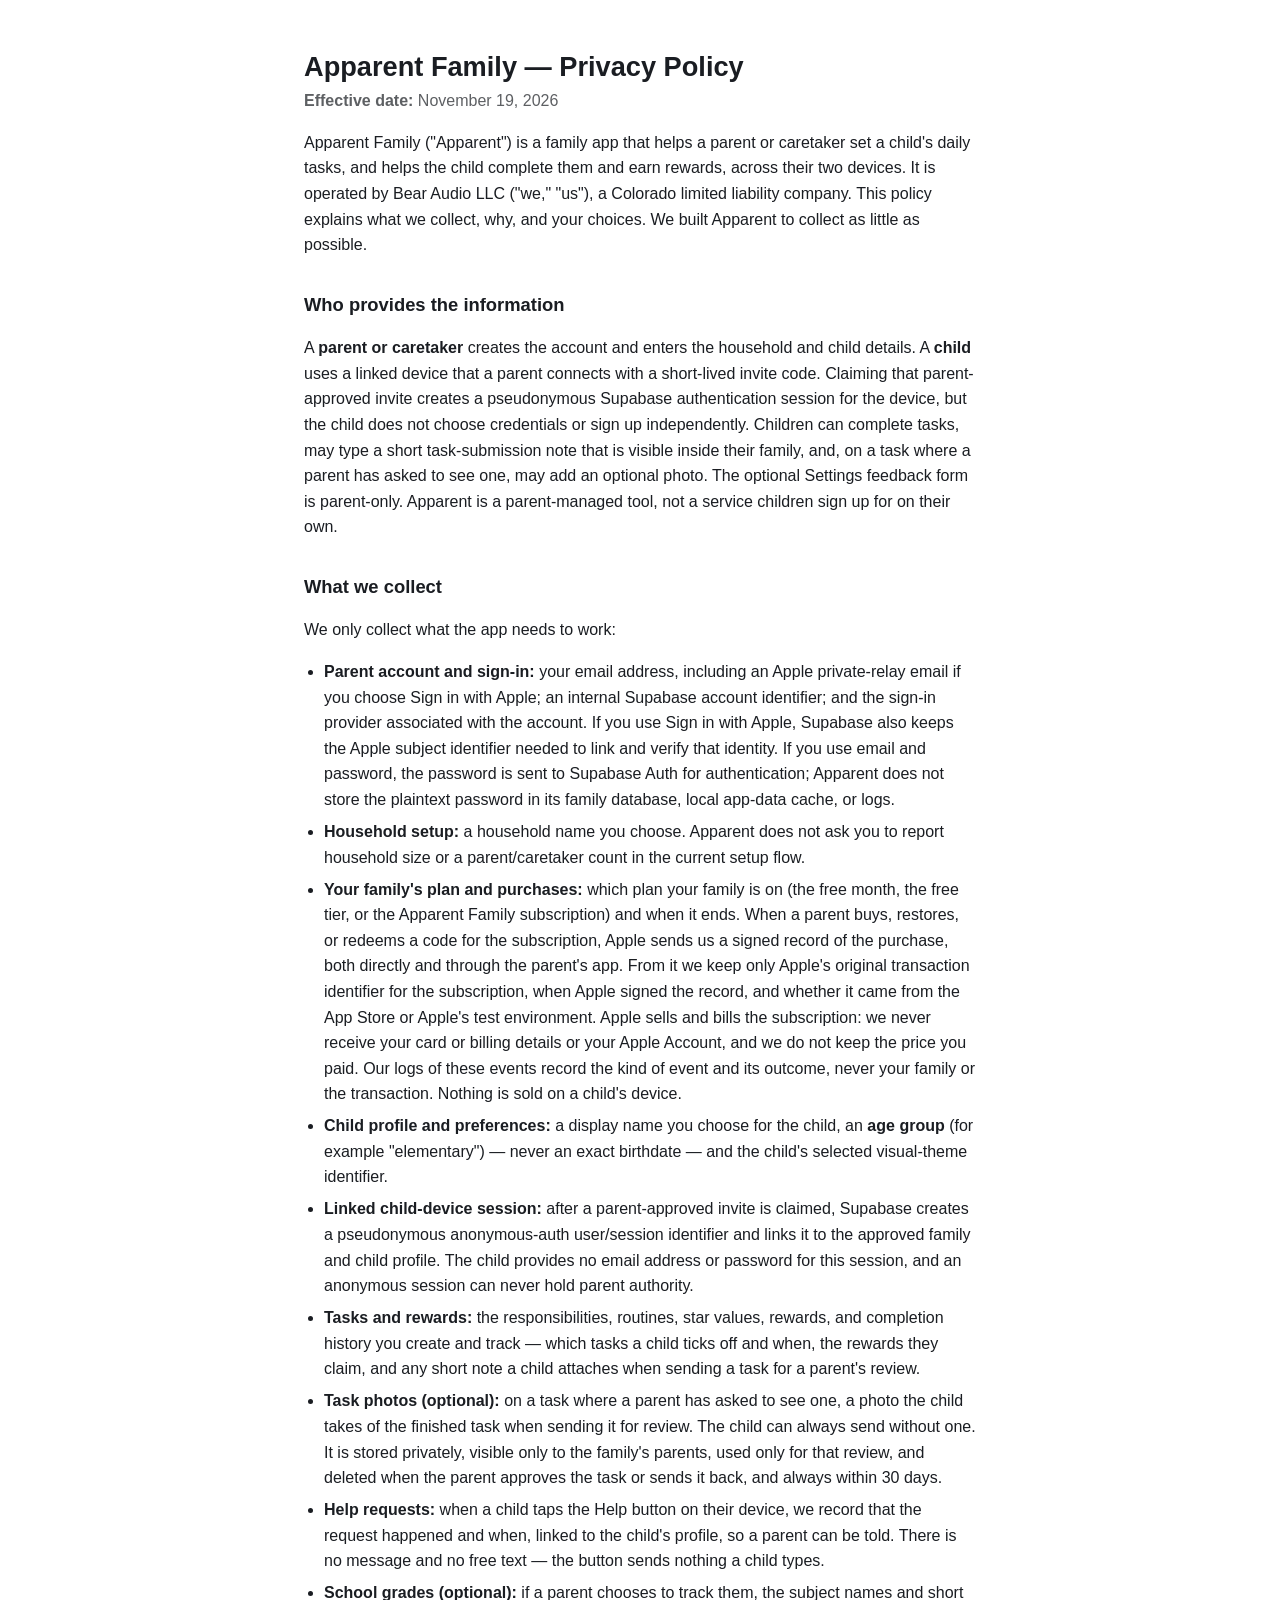
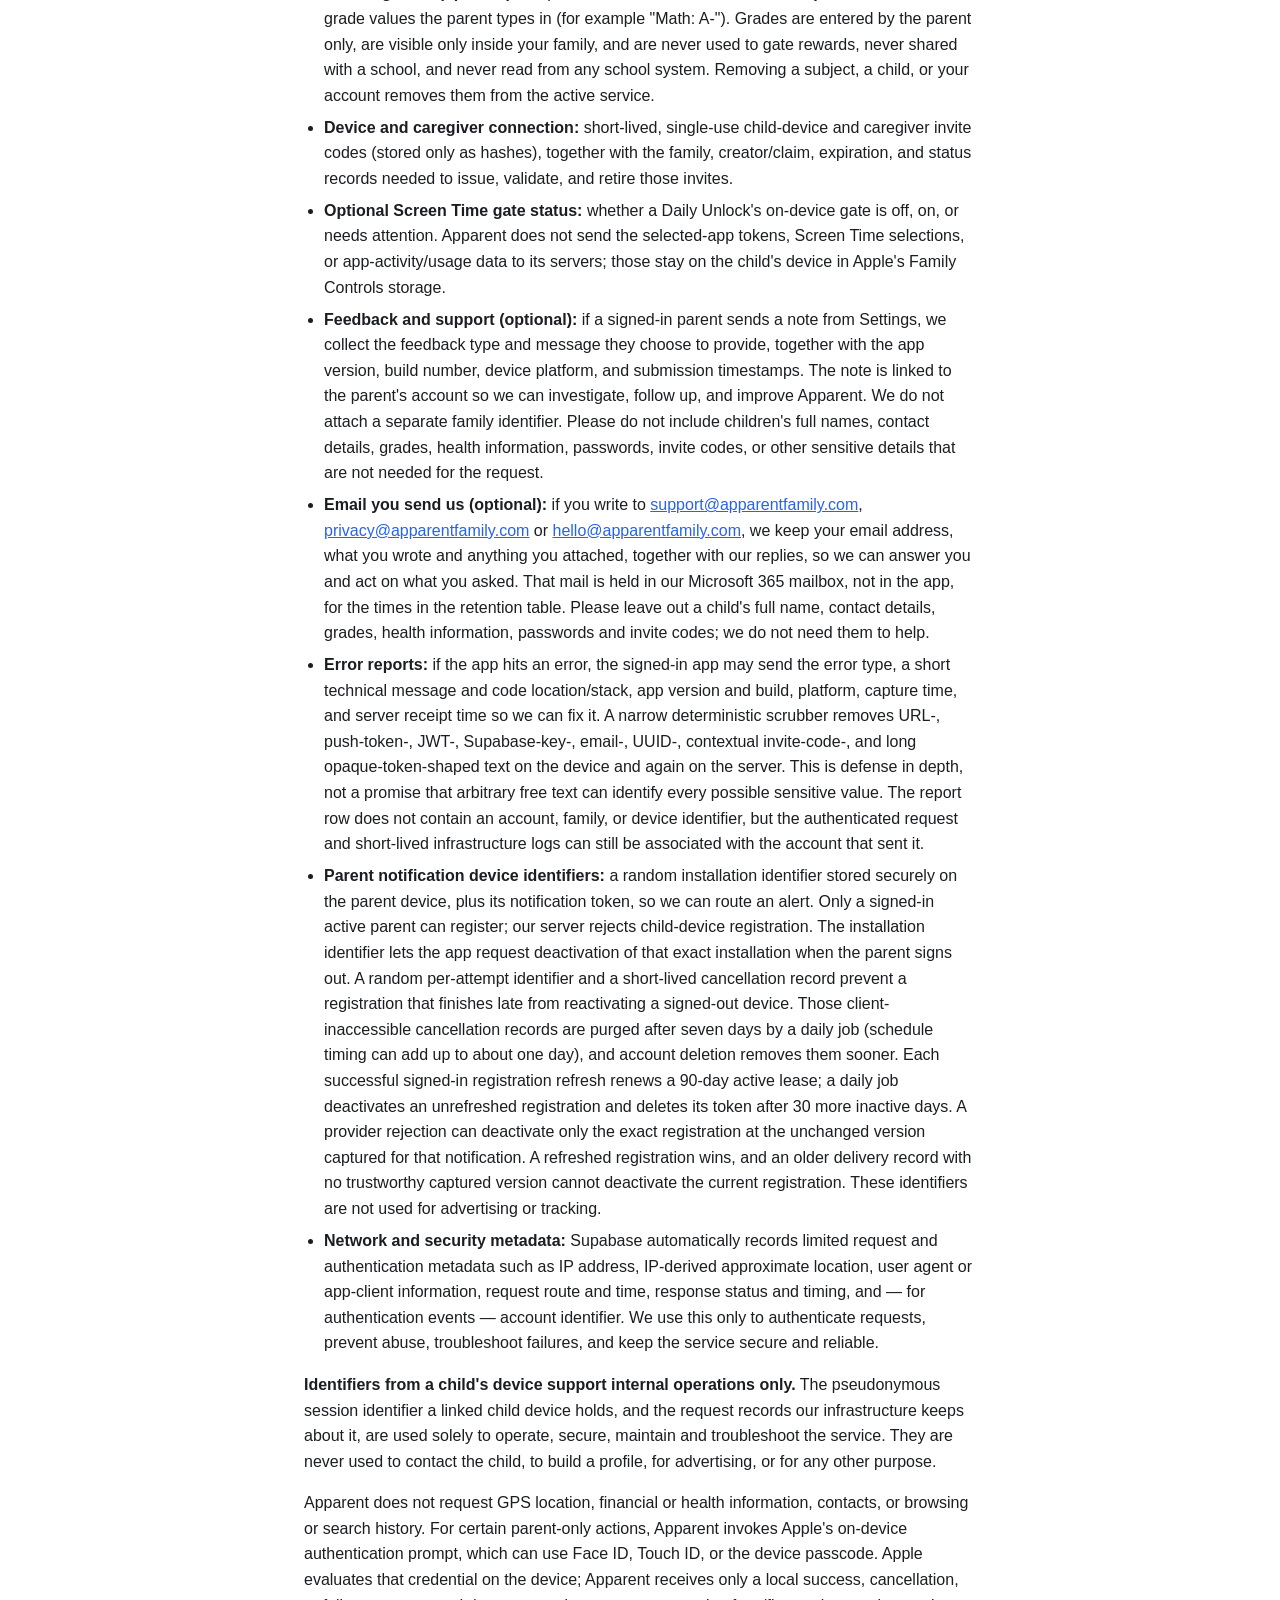
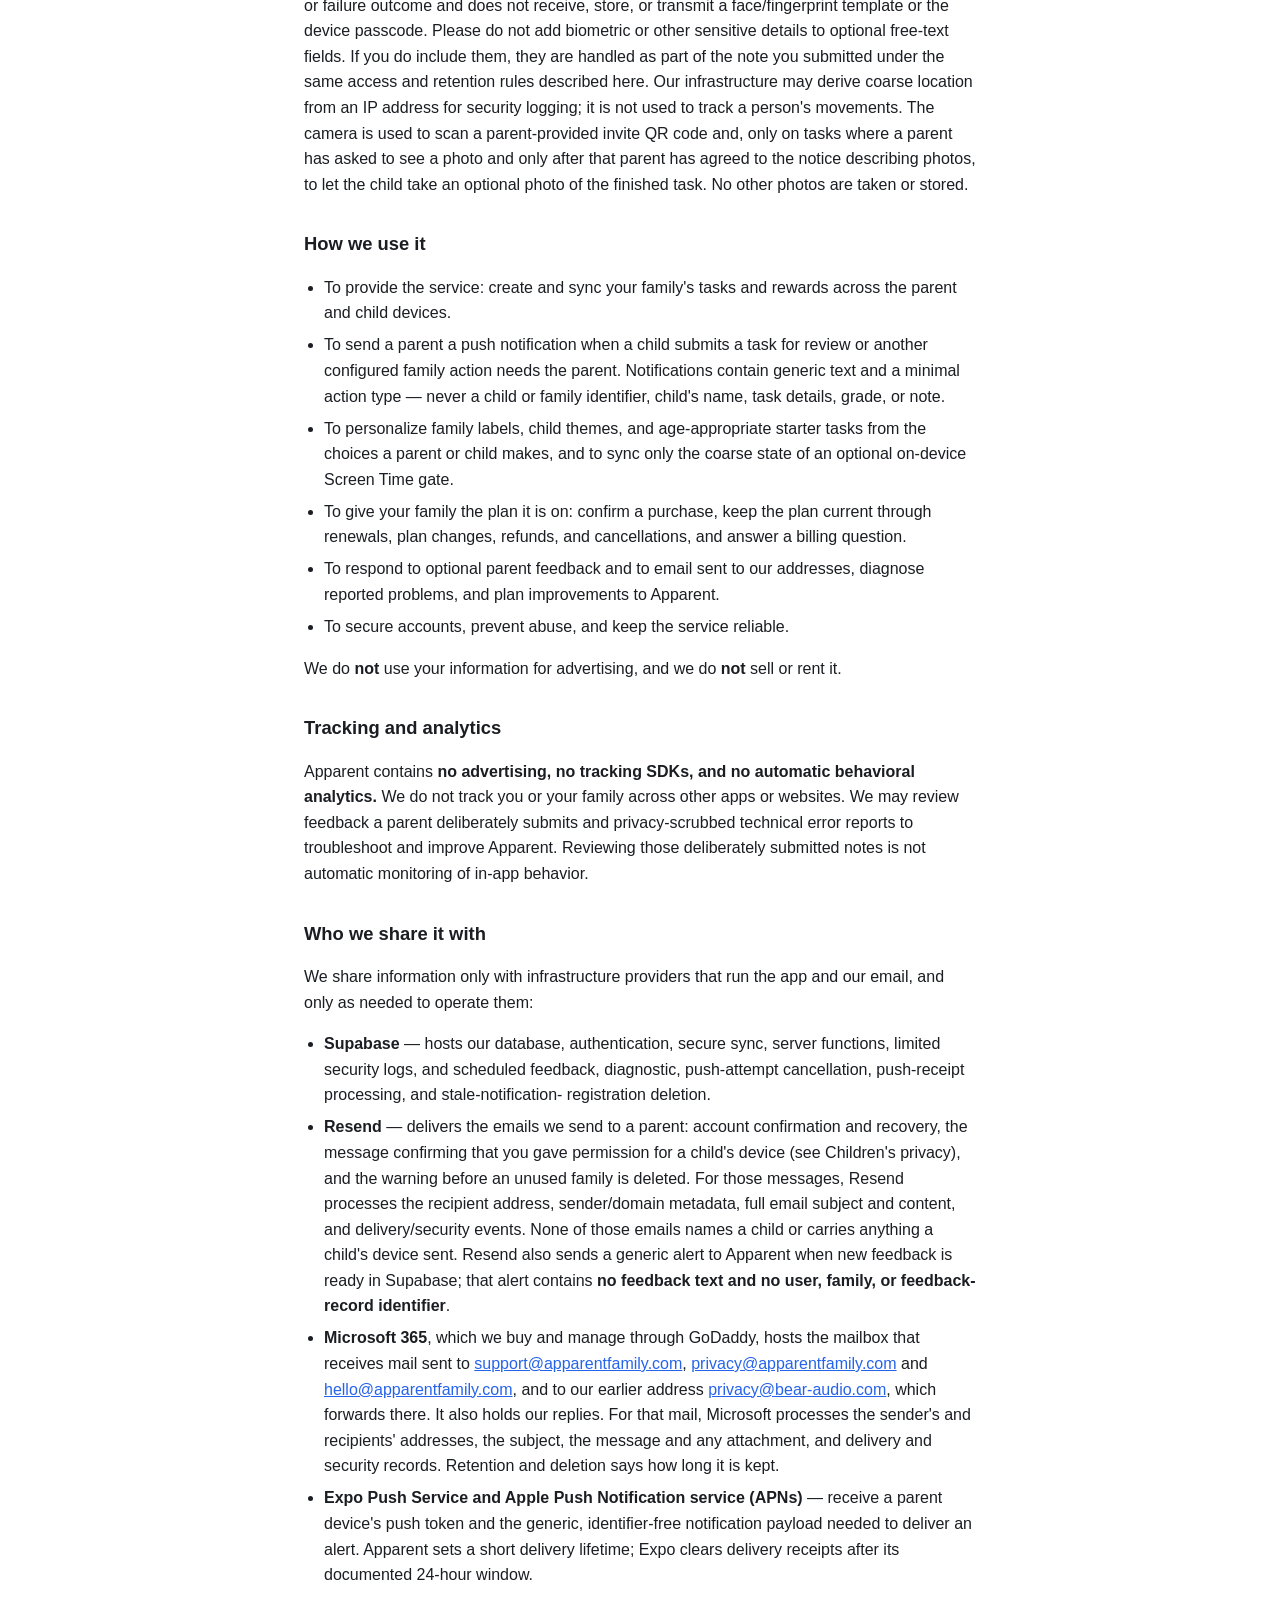
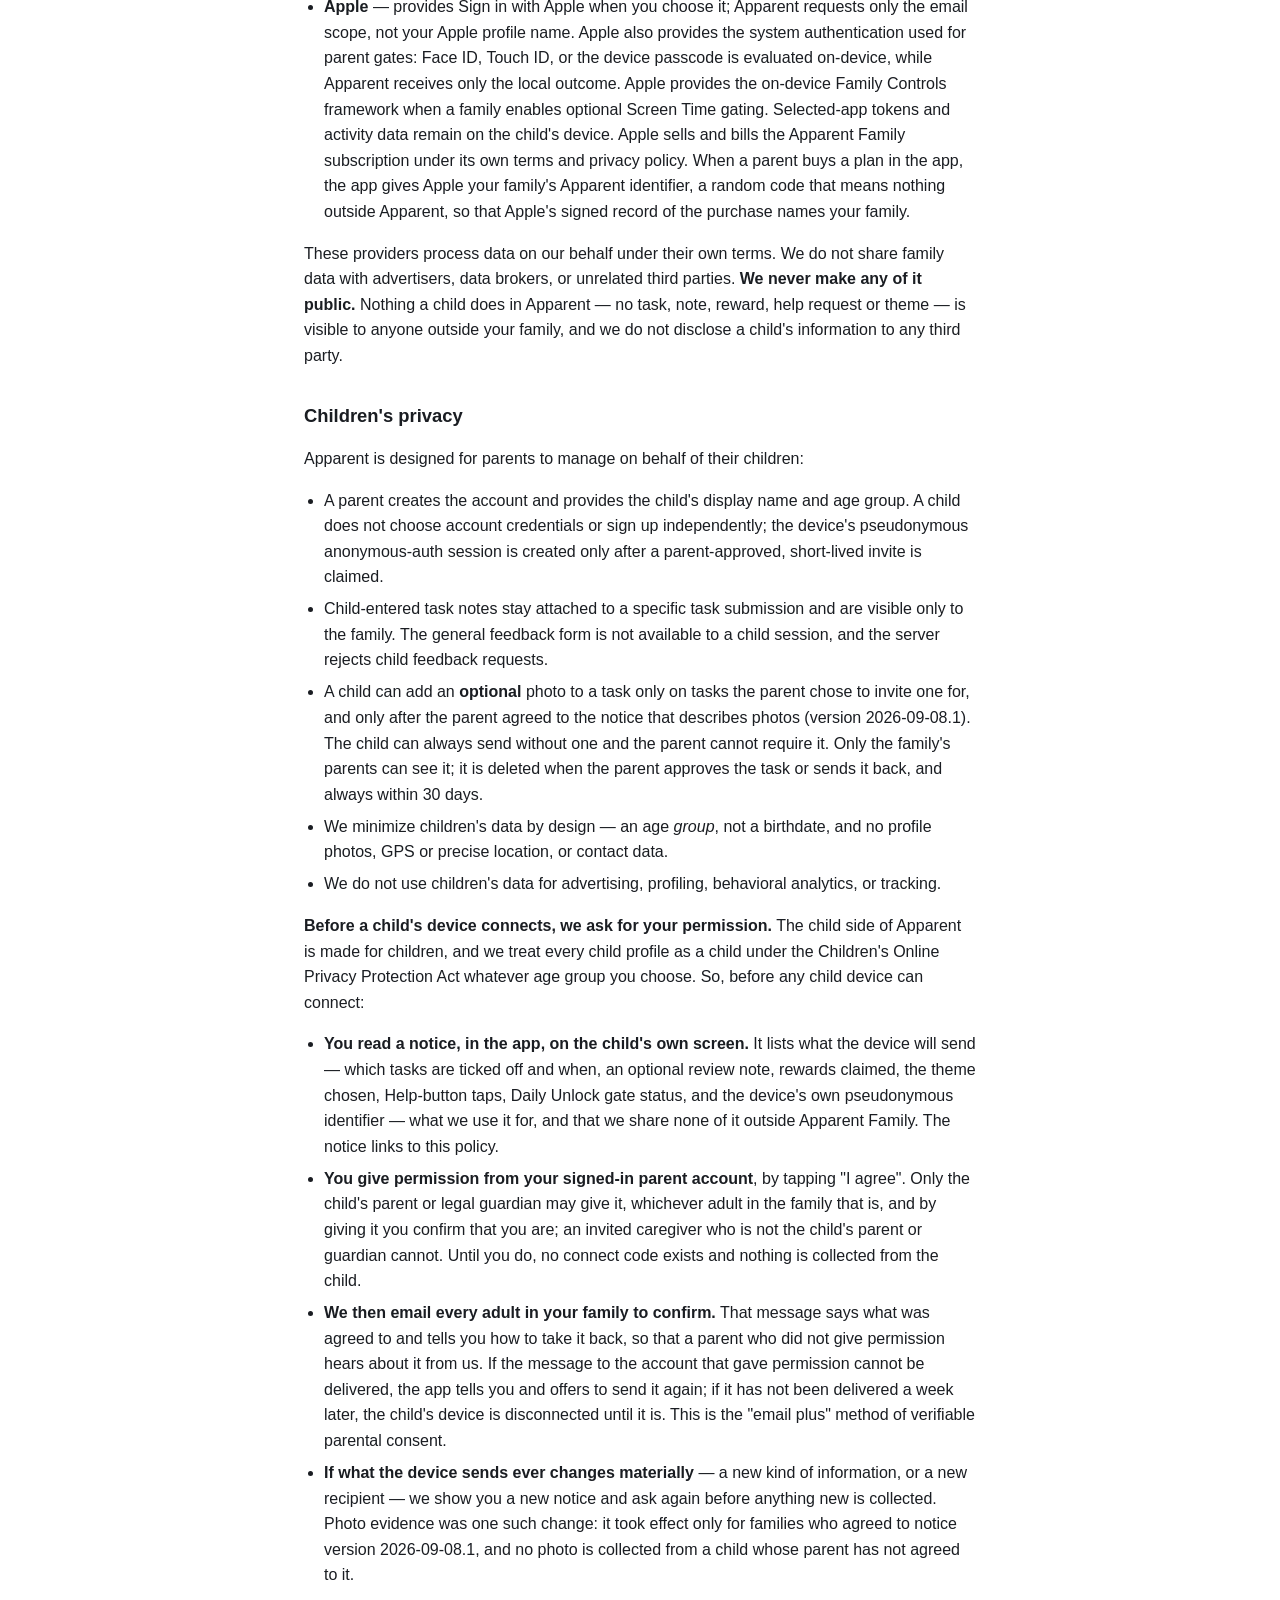
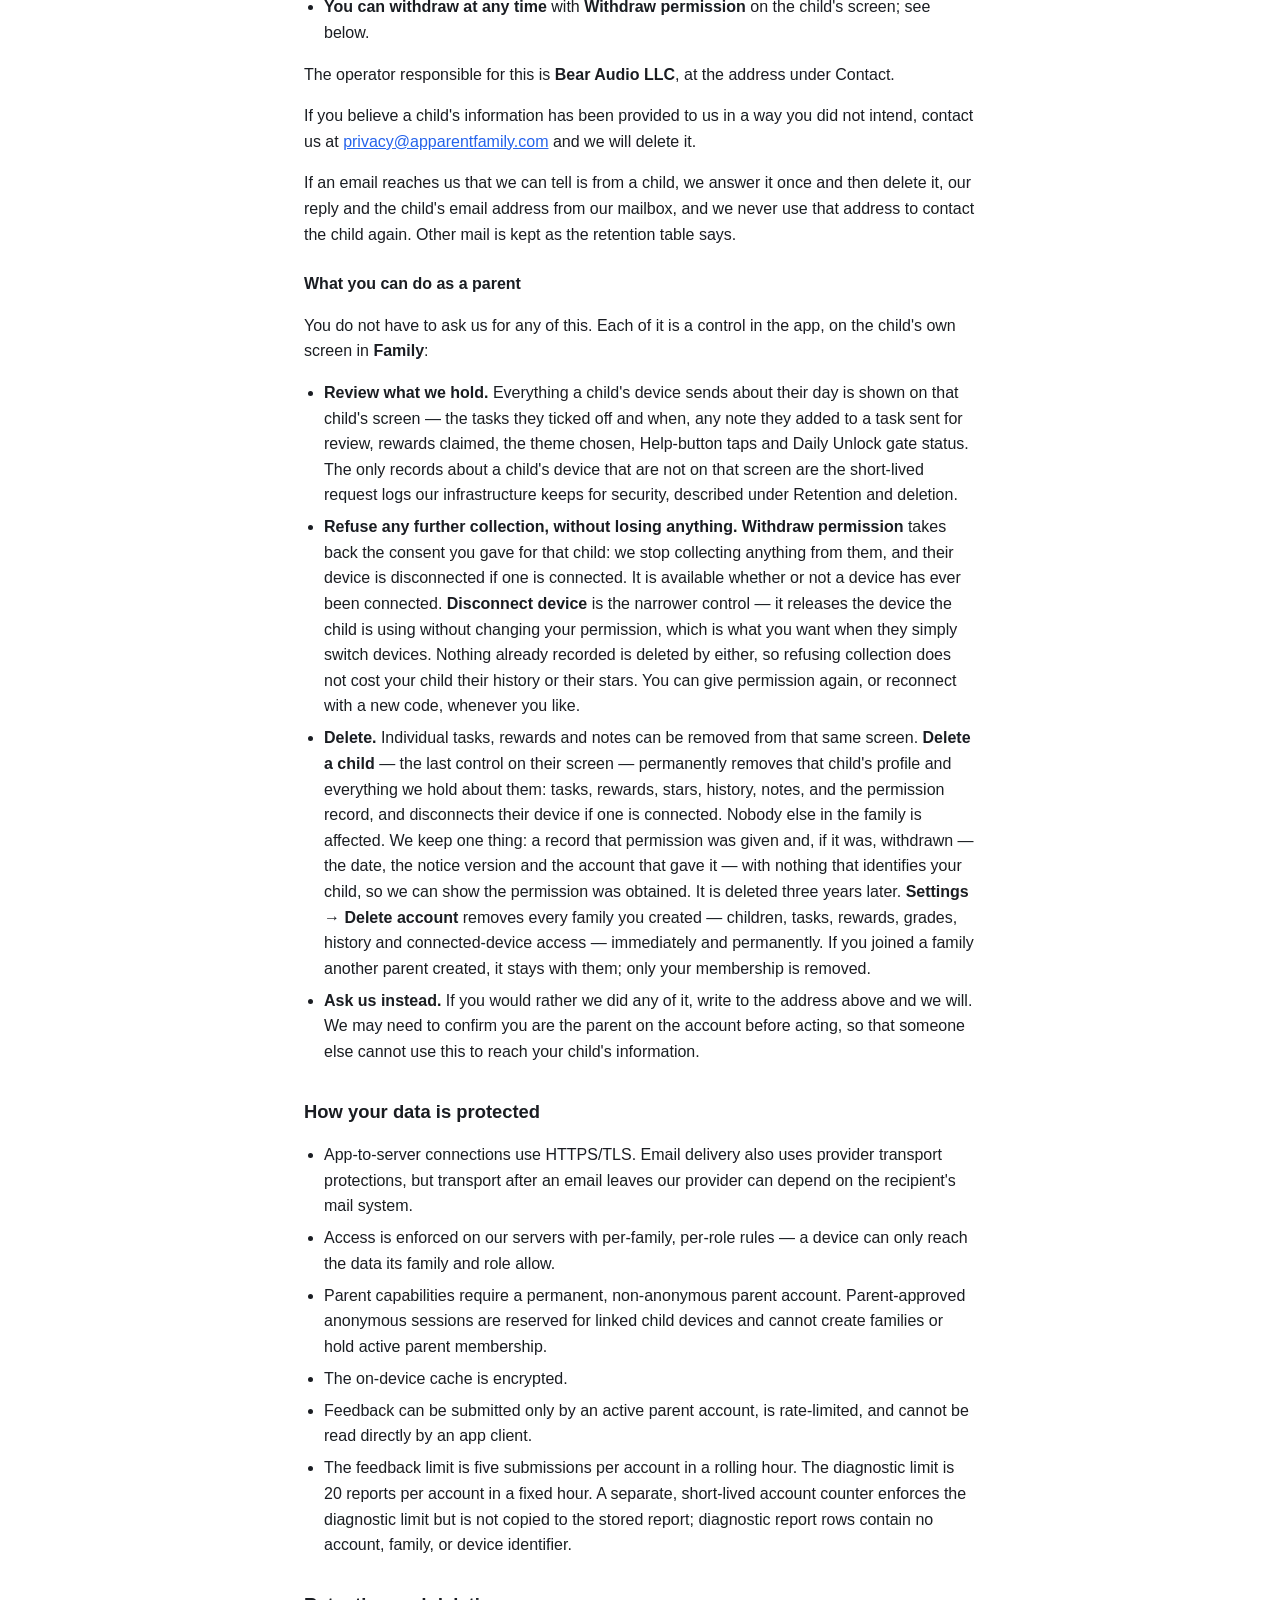
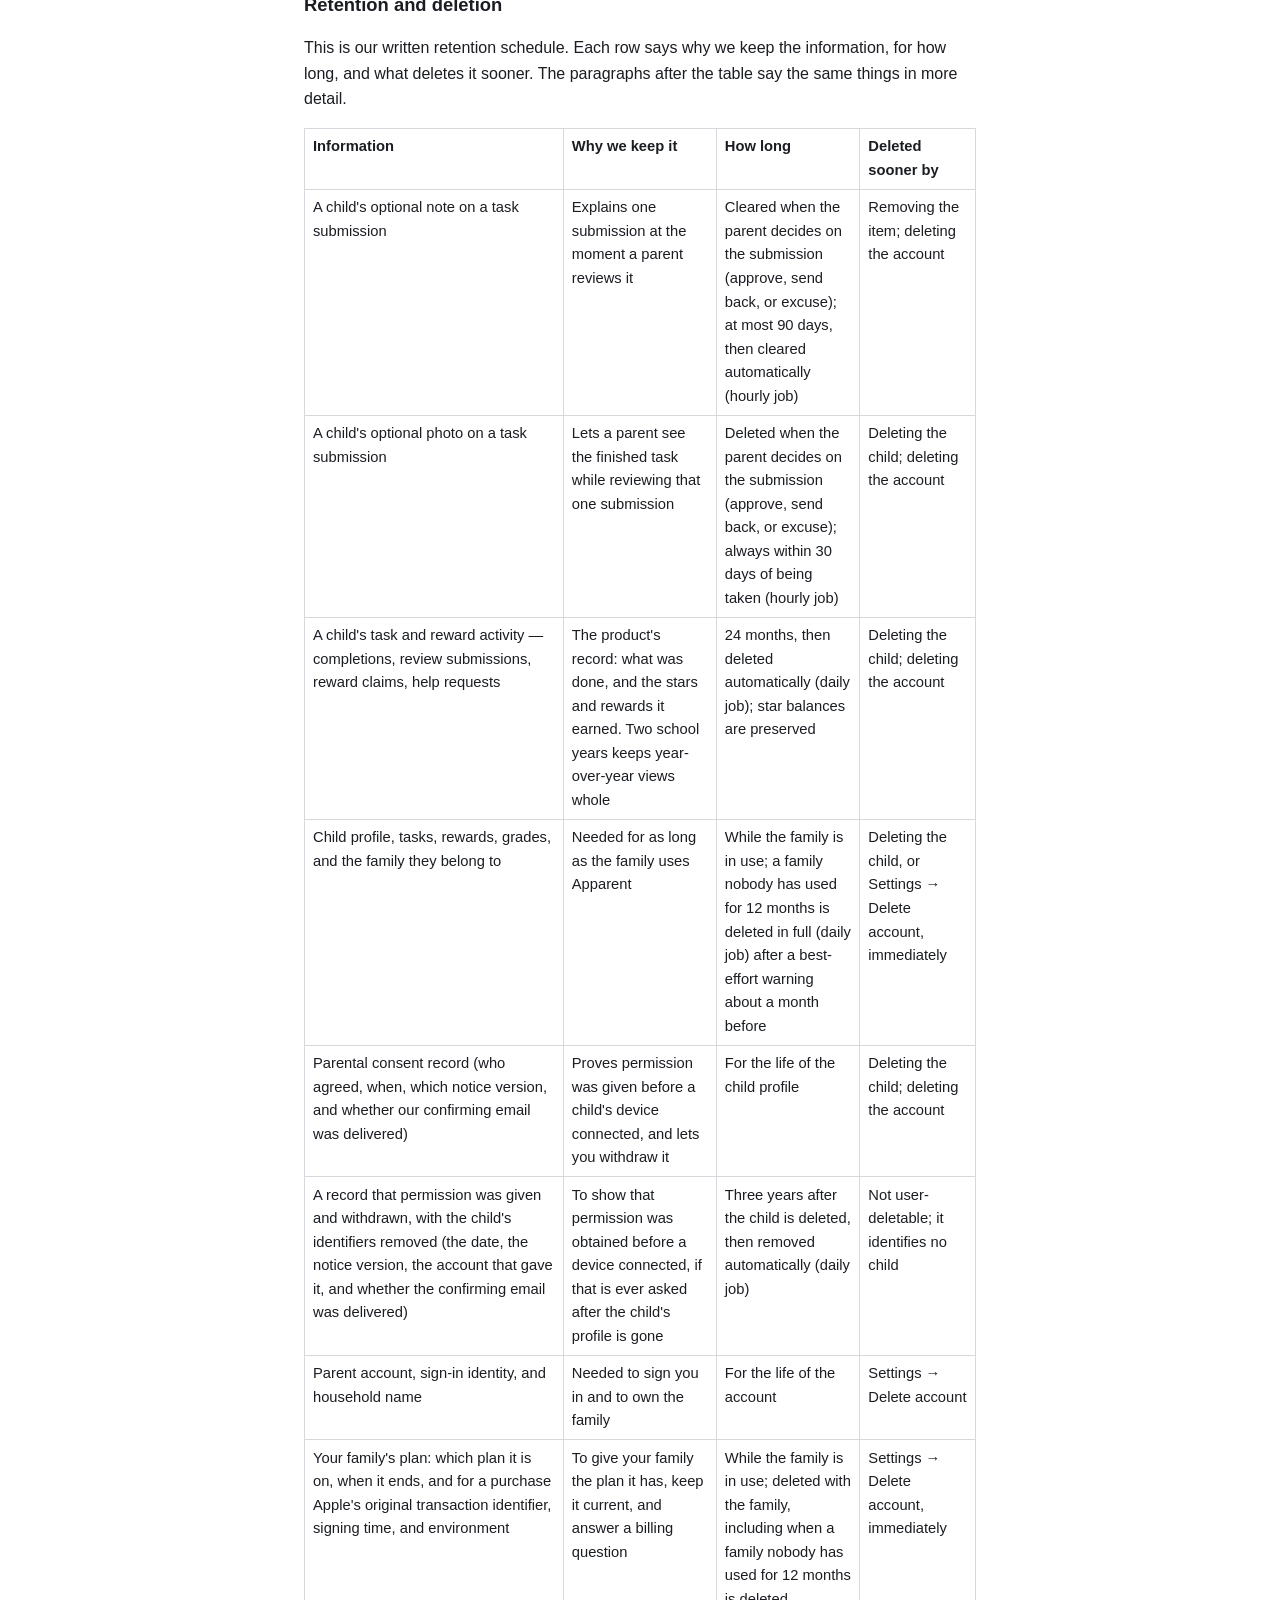
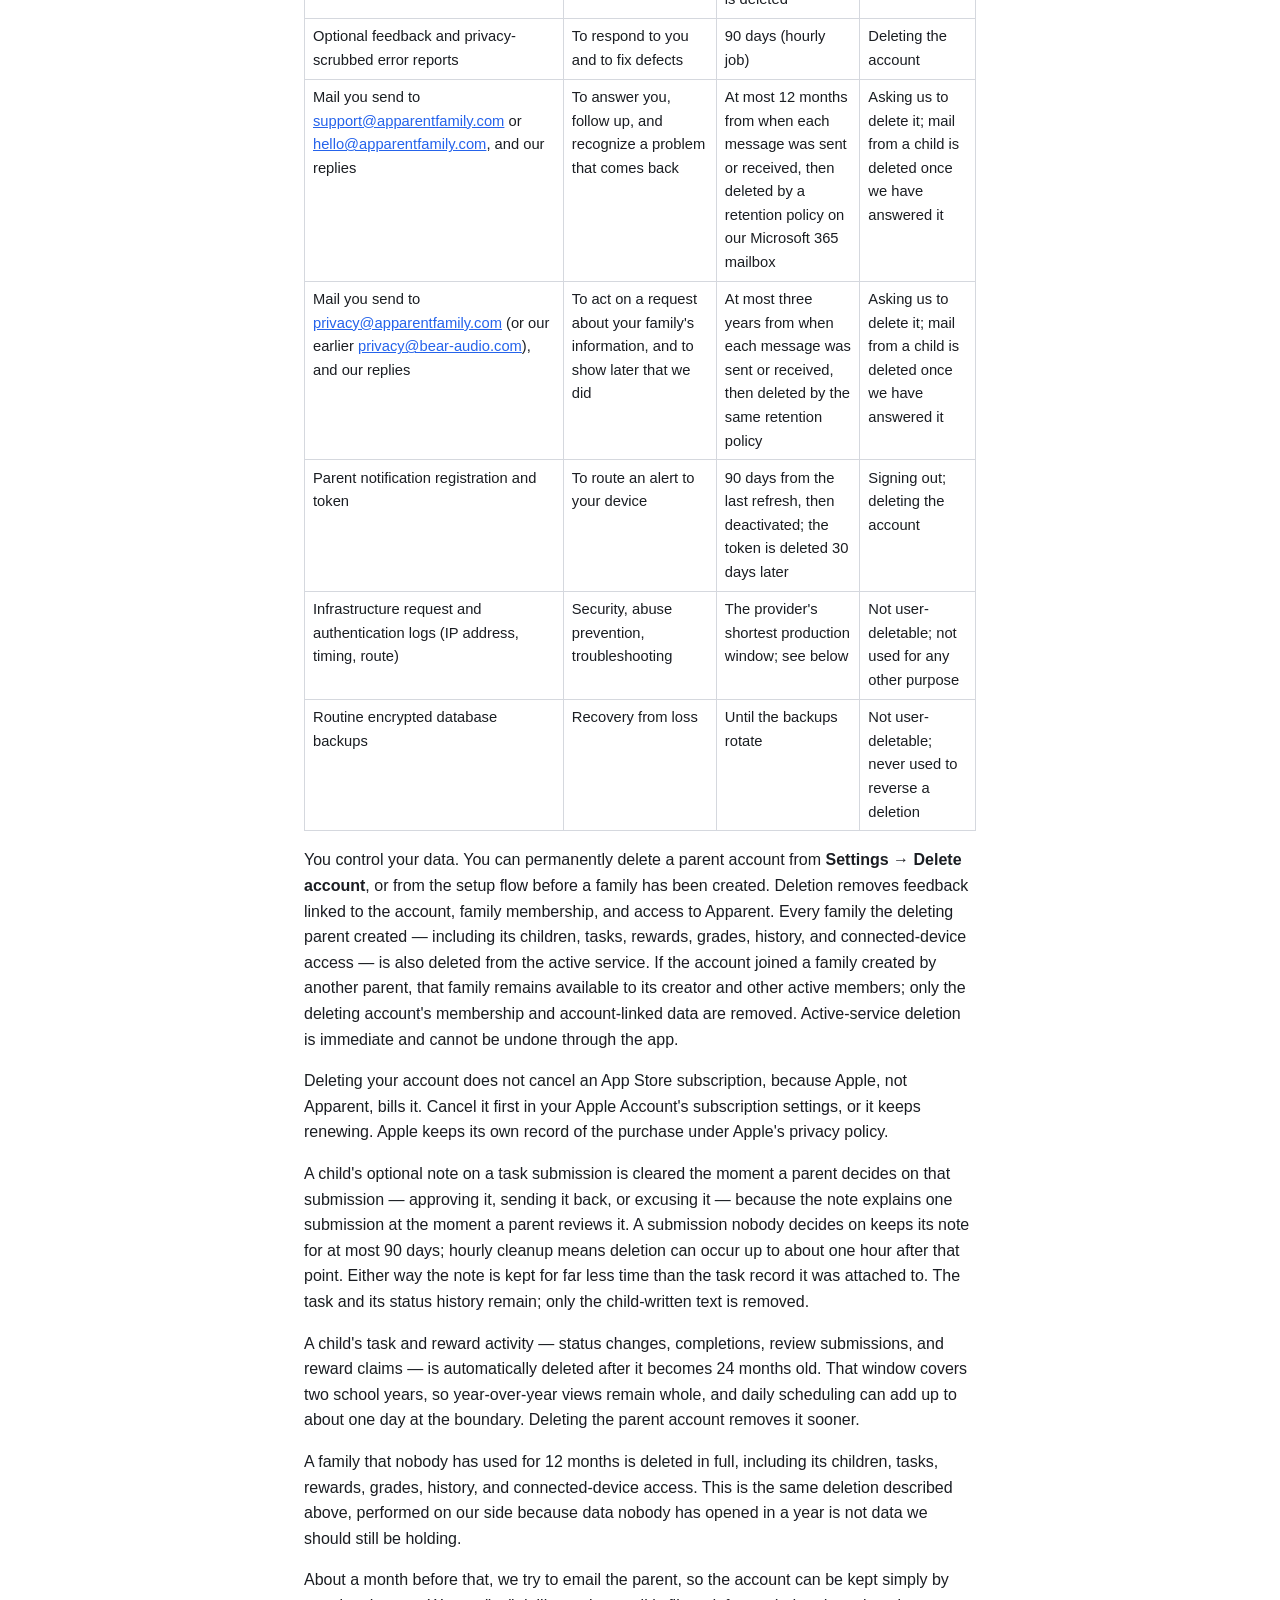
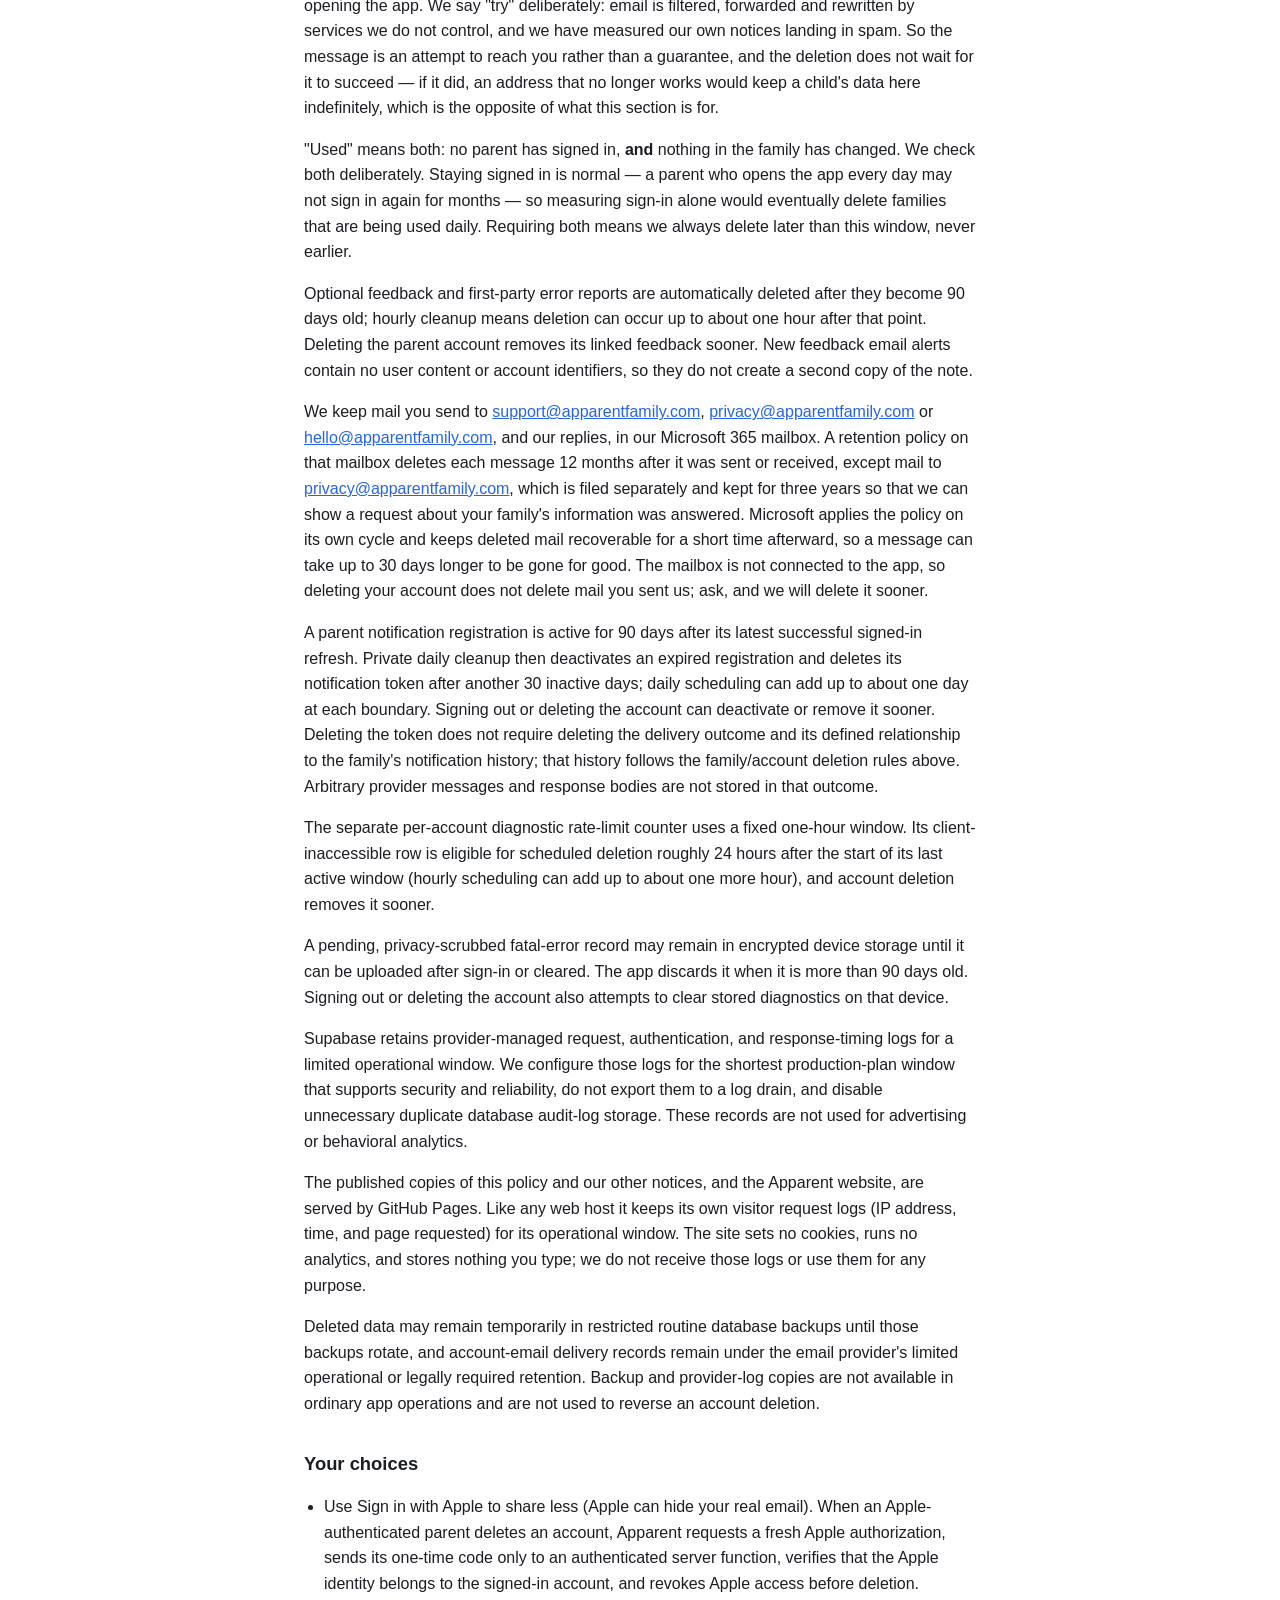
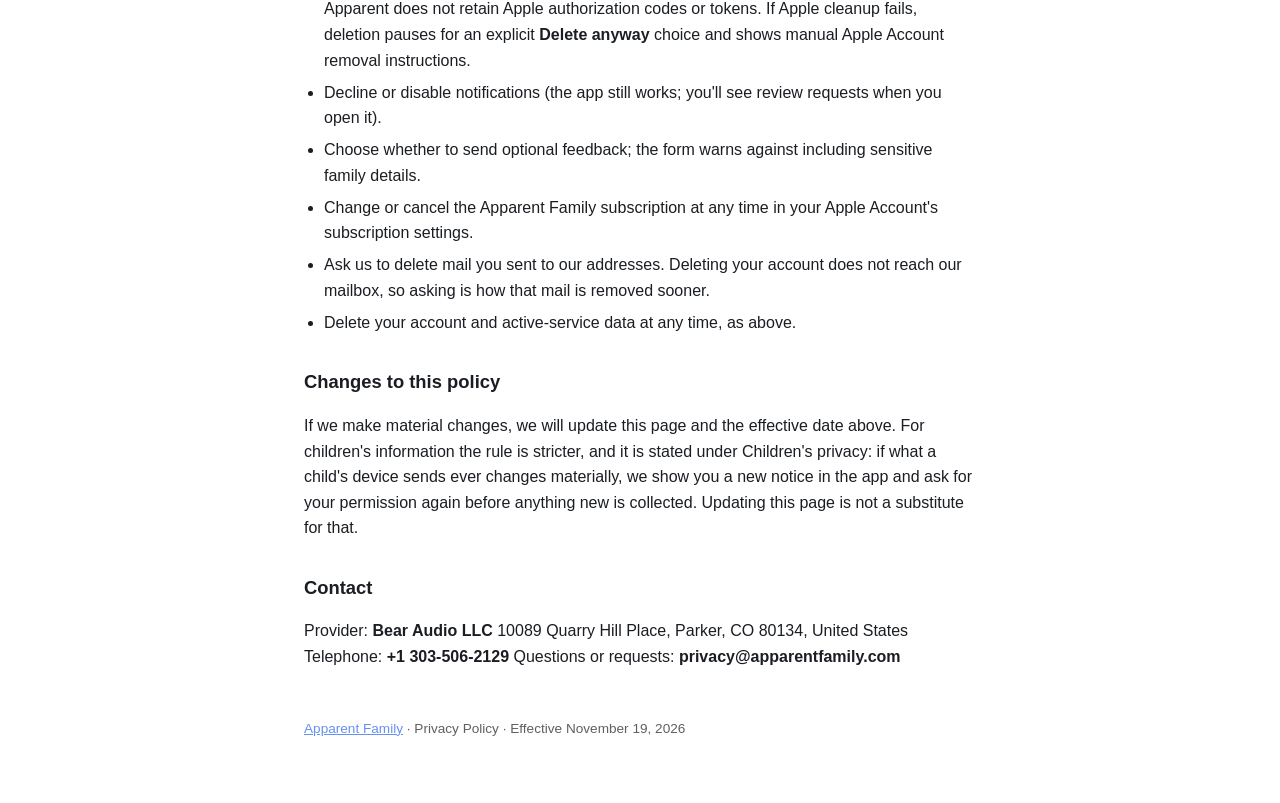
<file: privacy/index.html>
<!doctype html>
<html lang="en">
<head>
<meta charset="utf-8">
<meta name="viewport" content="width=device-width, initial-scale=1">
<meta http-equiv="refresh" content="0; url=../privacy.html">
<link rel="canonical" href="https://apparentfamily.com/privacy.html">
<title>Privacy Policy · Apparent Family</title>
</head>
<body>
<p>The Apparent Family Privacy Policy is at
<a href="../privacy.html">apparentfamily.com/privacy.html</a>.</p>
</body>
</html>
</file>
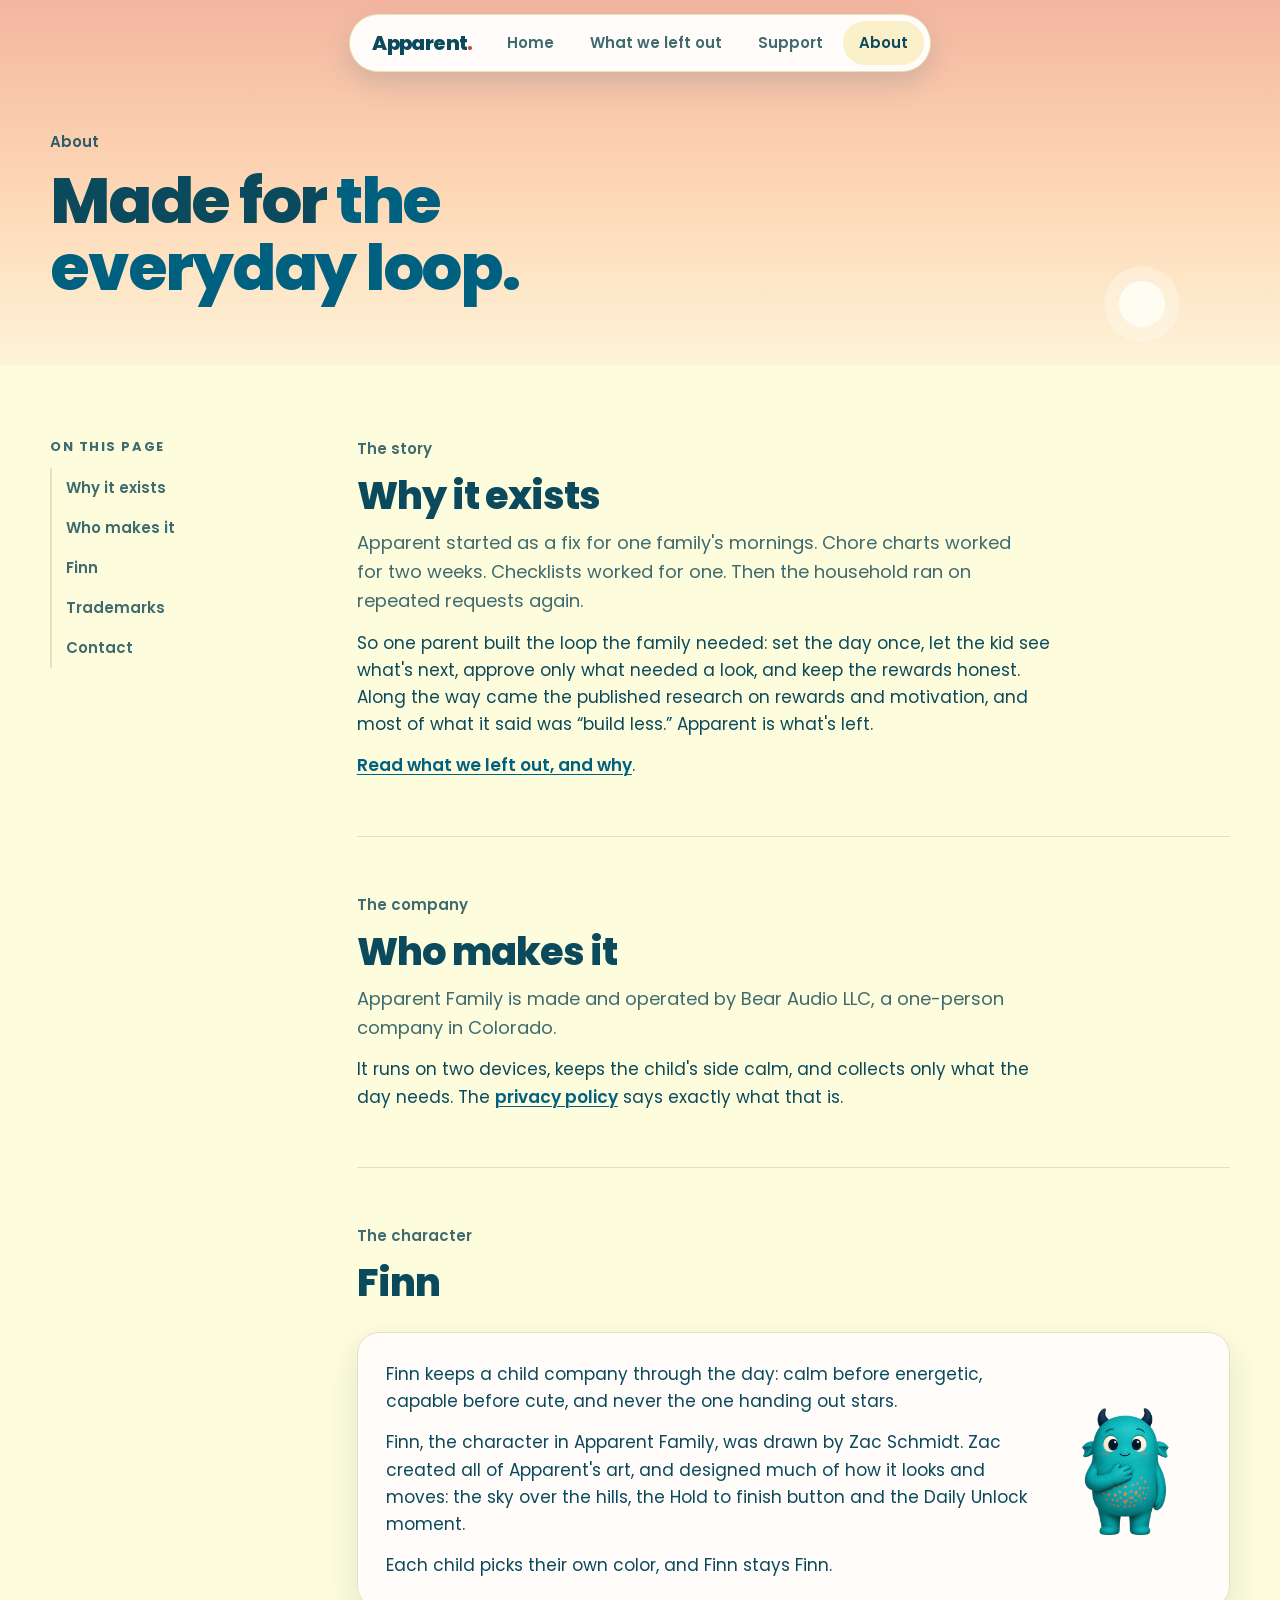
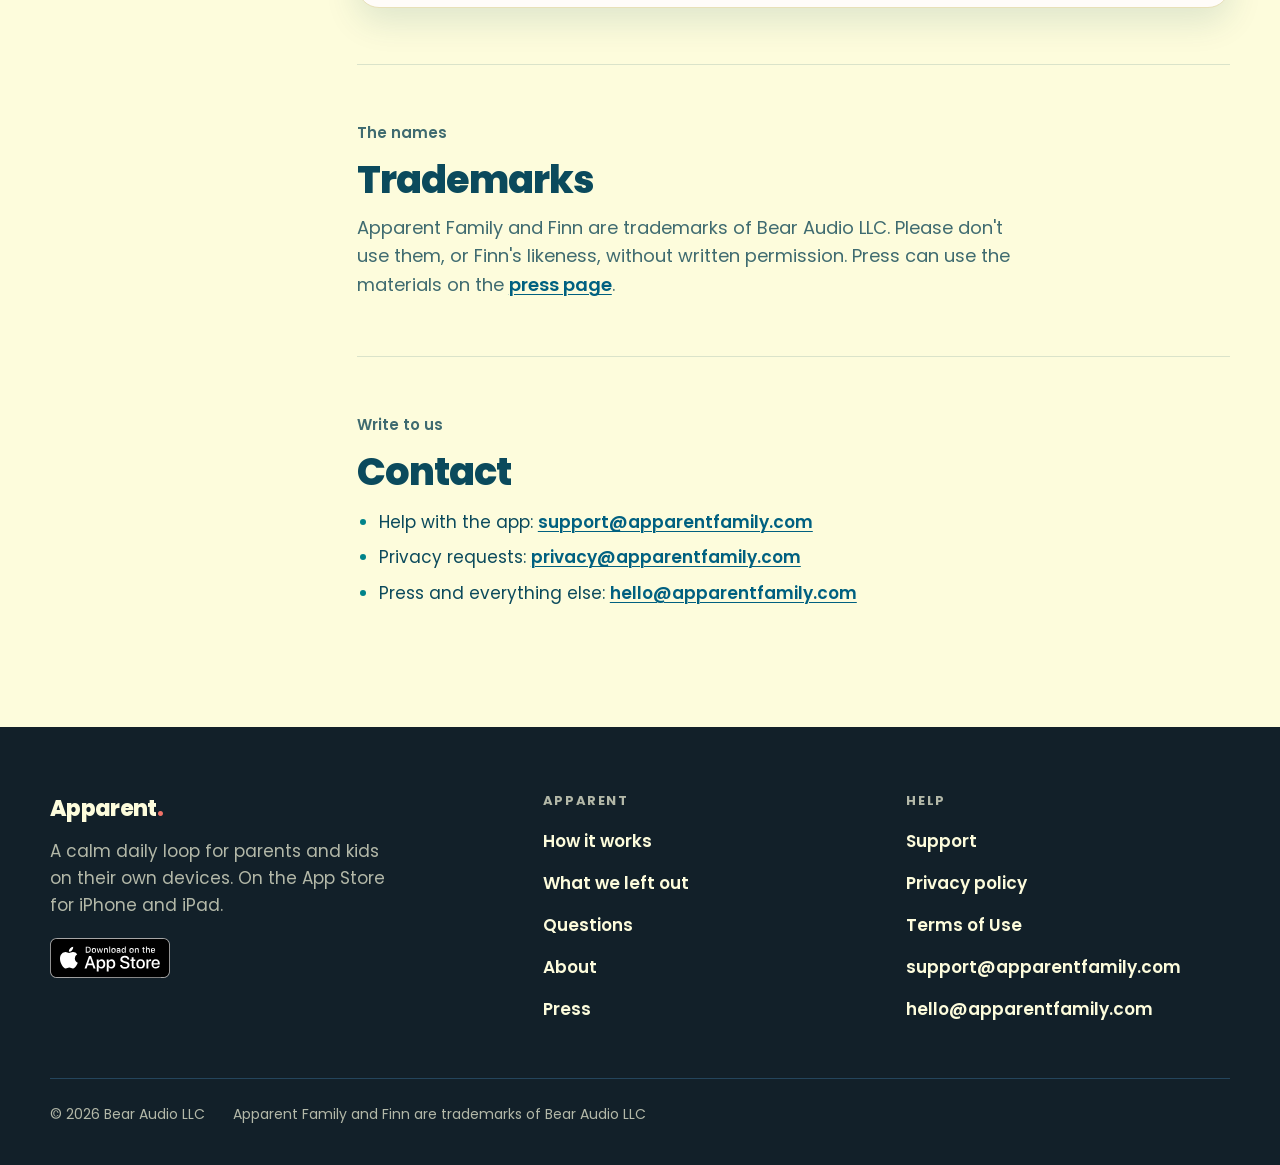
<file: about.html>
<!DOCTYPE html><html lang="en"><head><meta charSet="utf-8"/><meta name="viewport" content="width=device-width, initial-scale=1"/><link rel="preload" href="/app-store-badge.svg" as="image"/><link rel="stylesheet" href="/assets/index-Dm6iY7a7.css" data-rsc-css-href="/assets/index-Dm6iY7a7.css" data-precedence="vite-rsc/importer-resources"/><link rel="modulepreload" href="/assets/layout-segment-context-CGflDY8P.js" crossorigin=""/><link rel="modulepreload" href="/assets/rolldown-runtime-S-ySWqyJ.js" crossorigin=""/><link rel="modulepreload" href="/assets/index-CLjjgwdh.js" crossorigin=""/><link rel="modulepreload" href="/assets/framework-CXnKph_e.js" crossorigin=""/><title>About · Apparent</title><meta name="description" content="Why Apparent exists, who makes it, who drew Finn, and the names that belong to Bear Audio LLC."/><meta name="application-name" content="Apparent Family"/><meta name="category" content="Productivity"/><meta property="og:title" content="Apparent: Set the day. Make what&#x27;s next clear."/><meta property="og:description" content="A calm daily loop for parents and kids on their own devices."/><meta property="og:site_name" content="Apparent Family"/><meta property="og:type" content="website"/><meta property="og:locale" content="en_US"/><meta property="og:image" content="https://apparentfamily.com/press/app-icon-1024.png"/><meta property="og:image:width" content="1024"/><meta property="og:image:height" content="1024"/><meta property="og:image:alt" content="The Apparent Family app icon"/><meta name="twitter:card" content="summary"/><meta name="twitter:title" content="Apparent: Set the day. Make what&#x27;s next clear."/><meta name="twitter:description" content="A calm daily loop for parents and kids on their own devices."/><meta name="twitter:image" content="https://apparentfamily.com/press/app-icon-1024.png"/><meta name="twitter:image:width" content="1024"/><meta name="twitter:image:height" content="1024"/><meta name="twitter:image:alt" content="The Apparent Family app icon"/><link rel="icon" href="https://apparentfamily.com/icon-64.png"/><link rel="apple-touch-icon" href="https://apparentfamily.com/apple-touch-icon.png"/><link rel="canonical" href="https://apparentfamily.com/about"/><meta name="theme-color" content="#FDFCDC" media="(prefers-color-scheme: light)"/><meta name="theme-color" content="#122029" media="(prefers-color-scheme: dark)"/><script>self.__VINEXT_RSC_PARAMS__={}</script><script>self.__VINEXT_RSC_NAV__={"pathname":"/about","searchParams":[]}</script><link rel="modulepreload" href="/assets/index-CLjjgwdh.js" />
</head><body><a class="skip-link" href="#main-content">Skip to content</a><div class="mobile-mast"><a class="wordmark" href="/" aria-label="Apparent home">Apparent<span aria-hidden="true">.</span></a></div><header class="site-header"><div class="site-header-inner"><nav class="tabbar" aria-label="Main"><a class="wordmark" href="/" aria-label="Apparent home">Apparent<span aria-hidden="true">.</span></a><a class="tab" href="/"><svg aria-hidden="true" class="icon " viewBox="0 0 24 24"><path d="M4 10.5 12 4l8 6.5V19a1.5 1.5 0 0 1-1.5 1.5h-3.5v-5.5h-6v5.5H5.5A1.5 1.5 0 0 1 4 19z"></path></svg><span class="tab-long">Home</span><span class="tab-short" aria-hidden="true">Home</span></a><a class="tab" href="/what-we-left-out"><svg aria-hidden="true" class="icon " viewBox="0 0 24 24"><path d="M12 6.5C10 5 7 4.5 3.5 5v13c3.5-.5 6.5 0 8.5 1.5 2-1.5 5-2 8.5-1.5V5C17 4.5 14 5 12 6.5z"></path><path d="M12 6.5v13"></path></svg><span class="tab-long">What we left out</span><span class="tab-short" aria-hidden="true">Left out</span></a><a class="tab" href="/support"><svg aria-hidden="true" class="icon " viewBox="0 0 24 24"><circle cx="12" cy="12" r="8.5"></circle><circle cx="12" cy="12" r="3.6"></circle><path d="m6 6 3.4 3.4M14.6 14.6 18 18M18 6l-3.4 3.4M9.4 14.6 6 18"></path></svg><span class="tab-long">Support</span><span class="tab-short" aria-hidden="true">Support</span></a><a aria-current="page" class="tab" href="/about"><svg aria-hidden="true" class="icon " viewBox="0 0 24 24"><circle cx="12" cy="12" r="8.5"></circle><path d="M12 11v5.5M12 7.8v.1"></path></svg><span class="tab-long">About</span><span class="tab-short" aria-hidden="true">About</span></a></nav></div></header><main id="main-content" tabindex="-1"><header aria-labelledby="about-title" class="stage band" data-sky="morning"><div aria-hidden="true" class="stage-body"></div><div class="wrap stage-content"><p class="kicker">About</p><h1 id="about-title">Made for <em>the everyday loop.</em></h1></div></header><div class="doc"><div class="wrap doc-layout"><nav class="doc-rail" aria-labelledby="about-rail"><p id="about-rail">On this page</p><ul><li><a href="#story">Why it exists</a></li><li><a href="#who">Who makes it</a></li><li><a href="#finn">Finn</a></li><li><a href="#trademarks">Trademarks</a></li><li><a href="#contact">Contact</a></li></ul></nav><article><section class="doc-section" id="story" aria-labelledby="story-title"><p class="kicker">The story</p><h2 id="story-title">Why it exists</h2><p class="doc-intro">Apparent started as a fix for one family&#x27;s mornings. Chore charts worked for two weeks. Checklists worked for one. Then the household ran on repeated requests again.</p><p>So one parent built the loop the family needed: set the day once, let the kid see what&#x27;s next, approve only what needed a look, and keep the rewards honest. Along the way came the published research on rewards and motivation, and most of what it said was “build less.” Apparent is what&#x27;s left.</p><p><a href="/what-we-left-out">Read what we left out, and why</a>.</p></section><section class="doc-section" id="who" aria-labelledby="who-title"><p class="kicker">The company</p><h2 id="who-title">Who makes it</h2><p class="doc-intro">Apparent Family is made and operated by Bear Audio LLC, a one-person company in Colorado.</p><p>It runs on two devices, keeps the child&#x27;s side calm, and collects only what the day needs. The<!-- --> <a href="/privacy.html">privacy policy</a> says exactly what that is.</p></section><section class="doc-section" id="finn" aria-labelledby="finn-title"><p class="kicker">The character</p><h2 id="finn-title">Finn</h2><div class="contact-card"><div><p>Finn keeps a child company through the day: calm before energetic, capable before cute, and never the one handing out stars.</p><p style="margin-top:14px">Finn, the character in Apparent Family, was drawn by Zac Schmidt. Zac created all of Apparent&#x27;s art, and designed much of how it looks and moves: the sky over the hills, the Hold to finish button and the Daily Unlock moment.</p><p style="margin-top:14px">Each child picks their own color, and Finn stays Finn.</p></div><img alt="" aria-hidden="true" class="contact-finn" decoding="async" draggable="false" fetchPriority="auto" height="512" loading="lazy" src="/finn/reassuring.png" width="512"/></div></section><section class="doc-section" id="trademarks" aria-labelledby="trademarks-title"><p class="kicker">The names</p><h2 id="trademarks-title">Trademarks</h2><p class="doc-intro">Apparent Family and Finn are trademarks of Bear Audio LLC. Please don&#x27;t use them, or Finn&#x27;s likeness, without written permission. Press can use the materials on the<!-- --> <a href="/press">press page</a>.</p></section><section class="doc-section" id="contact" aria-labelledby="contact-title"><p class="kicker">Write to us</p><h2 id="contact-title">Contact</h2><ul class="doc-list"><li>Help with the app:<!-- --> <a href="mailto:support@apparentfamily.com">support@apparentfamily.com</a></li><li>Privacy requests:<!-- --> <a href="mailto:privacy@apparentfamily.com">privacy@apparentfamily.com</a></li><li>Press and everything else:<!-- --> <a href="mailto:hello@apparentfamily.com">hello@apparentfamily.com</a></li></ul></section></article></div></div></main><footer class="site-footer"><div class="wrap"><div class="footer-grid"><div class="footer-intro"><a class="wordmark" href="/" aria-label="Apparent home">Apparent<span aria-hidden="true">.</span></a><p>A calm daily loop for parents and kids on their own devices. On the App Store for iPhone and iPad.</p><a class="store-badge footer-badge" href="https://apps.apple.com/us/app/id6782660558"><img alt="Download on the App Store" height="40" src="/app-store-badge.svg" width="120"/></a></div><nav class="footer-nav" aria-label="Apparent"><strong>Apparent</strong><a href="/#how-it-works">How it works</a><a href="/what-we-left-out">What we left out</a><a href="/#faq">Questions</a><a href="/about">About</a><a href="/press">Press</a></nav><nav class="footer-nav" aria-label="Help and legal"><strong>Help</strong><a href="/support">Support</a><a href="/privacy.html">Privacy policy</a><a href="/terms.html">Terms of Use</a><a href="mailto:support@apparentfamily.com">support@apparentfamily.com</a><a href="mailto:hello@apparentfamily.com">hello@apparentfamily.com</a></nav></div><div class="footer-bottom"><span>© 2026 Bear Audio LLC</span><span>Apparent Family and Finn are trademarks of Bear Audio LLC</span></div></div></footer><script id="_R_">import("/assets/index-CLjjgwdh.js")</script></body></html><script>self.__VINEXT_RSC_CHUNKS__=self.__VINEXT_RSC_CHUNKS__||[];self.__VINEXT_RSC_CHUNKS__.push("2:I[\"8c0f216c4604\",[],\"Children\",1]\n3:I[\"15c18cfaeeff\",[],\"LayoutSegmentProvider\",1]\n4:I[\"8c0f216c4604\",[],\"Slot\",1]\n5:I[\"593f344dc510\",[],\"NotFoundBoundary\",1]\n:HL[\"/assets/index-Dm6iY7a7.css\",\"style\"]\n")</script><script>self.__VINEXT_RSC_CHUNKS__=self.__VINEXT_RSC_CHUNKS__||[];self.__VINEXT_RSC_CHUNKS__.push("0:{\"__route\":\"route:/about\",\"__interceptionContext\":null,\"__layoutIds\":[\"layout:/\"],\"__rootLayout\":\"/\",\"page:/about\":\"$L1\",\"layout:/\":[[[[\"$\",\"link\",\"css:/assets/index-Dm6iY7a7.css\",{\"rel\":\"stylesheet\",\"precedence\":\"vite-rsc/importer-resources\",\"href\":\"/assets/index-Dm6iY7a7.css\",\"data-rsc-css-href\":\"/assets/index-Dm6iY7a7.css\"}],\"$undefined\"],[\"$\",\"html\",null,{\"lang\":\"en\",\"children\":[\"$\",\"body\",null,{\"children\":[[\"$\",\"a\",null,{\"className\":\"skip-link\",\"href\":\"#main-content\",\"children\":\"Skip to content\"}],[\"$\",\"$L2\",null,{}]]}]}]],null],\"route:/about\":[[[\"$\",\"meta\",null,{\"charSet\":\"utf-8\"}],[[\"$\",\"title\",\"0\",{\"children\":\"About · Apparent\"}],[\"$\",\"meta\",\"1\",{\"name\":\"description\",\"content\":\"Why Apparent exists, who makes it, who drew Finn, and the names that belong to Bear Audio LLC.\"}],[\"$\",\"meta\",\"2\",{\"name\":\"application-name\",\"content\":\"Apparent Family\"}],[\"$\",\"meta\",\"3\",{\"name\":\"category\",\"content\":\"Productivity\"}],[\"$\",\"meta\",\"4\",{\"property\":\"og:title\",\"content\":\"Apparent: Set the day. Make what's next clear.\"}],[\"$\",\"meta\",\"5\",{\"property\":\"og:description\",\"content\":\"A calm daily loop for parents and kids on their own devices.\"}],[\"$\",\"meta\",\"6\",{\"property\":\"og:site_name\",\"content\":\"Apparent Family\"}],[\"$\",\"meta\",\"7\",{\"property\":\"og:type\",\"content\":\"website\"}],[\"$\",\"meta\",\"8\",{\"property\":\"og:locale\",\"content\":\"en_US\"}],[\"$\",\"meta\",\"9\",{\"property\":\"og:image\",\"content\":\"https://apparentfamily.com/press/app-icon-1024.png\"}],[\"$\",\"meta\",\"10\",{\"property\":\"og:image:width\",\"content\":\"1024\"}],[\"$\",\"meta\",\"11\",{\"property\":\"og:image:height\",\"content\":\"1024\"}],[\"$\",\"meta\",\"12\",{\"property\":\"og:image:alt\",\"content\":\"The Apparent Family app icon\"}],[\"$\",\"meta\",\"13\",{\"name\":\"twitter:card\",\"content\":\"summary\"}],[\"$\",\"meta\",\"14\",{\"name\":\"twitter:title\",\"content\":\"Apparent: Set the day. Make what's next clear.\"}],[\"$\",\"meta\",\"15\",{\"name\":\"twitter:description\",\"content\":\"A calm daily loop for parents and kids on their own devices.\"}],[\"$\",\"meta\",\"16\",{\"name\":\"twitter:image\",\"content\":\"https://apparentfamily.com/press/app-icon-1024.png\"}],[\"$\",\"meta\",\"17\",{\"name\":\"twitter:image:width\",\"content\":\"1024\"}],[\"$\",\"meta\",\"18\",{\"name\":\"twitter:image:height\",\"content\":\"1024\"}],[\"$\",\"meta\",\"19\",{\"name\":\"twitter:image:alt\",\"content\":\"The Apparent Family app icon\"}],[\"$\",\"link\",\"20\",{\"rel\":\"icon\",\"href\":\"https://apparentfamily.com/icon-64.png\"}],[\"$\",\"link\",\"21\",{\"rel\":\"apple-touch-icon\",\"href\":\"https://apparentfamily.com/apple-touch-icon.png\"}],[\"$\",\"link\",\"22\",{\"rel\":\"canonical\",\"href\":\"https://apparentfamily.com/about\"}]],[[\"$\",\"meta\",\"0\",{\"name\":\"viewport\",\"content\":\"width=device-width, initial-scale=1\"}],[\"$\",\"meta\",\"1\",{\"name\":\"theme-color\",\"content\":\"#FDFCDC\",\"media\":\"(prefers-color-scheme: light)\"}],[\"$\",\"meta\",\"2\",{\"name\":\"theme-color\",\"content\":\"#122029\",\"media\":\"(prefers-color-scheme: dark)\"}]]],[\"$\",\"$L3\",null,{\"segmentMap\":{\"children\":[\"about\"]},\"children\":[\"$\",\"$L4\",null,{\"id\":\"layout:/\",\"parallelSlots\":\"$undefined\",\"children\":[\"$\",\"$L5\",null,{\"resetKey\":\"about\",\"fallback\":[[[\"$\",\"div\",null,{\"className\":\"mobile-mast\",\"children\":[\"$\",\"a\",null,{\"className\":\"wordmark\",\"href\":\"/\",\"aria-label\":\"Apparent home\",\"children\":[\"Apparent\",[\"$\",\"span\",null,{\"aria-hidden\":\"true\",\"children\":\".\"}]]}]}],[\"$\",\"header\",null,{\"className\":\"site-header\",\"children\":[\"$\",\"div\",null,{\"className\":\"site-header-inner\",\"children\":[\"$\",\"nav\",null,{\"className\":\"tabbar\",\"aria-label\":\"Main\",\"children\":[[\"$\",\"a\",null,{\"className\":\"wordmark\",\"href\":\"/\",\"aria-label\":\"Apparent home\",\"children\":[\"Apparent\",[\"$\",\"span\",null,{\"aria-hidden\":\"true\",\"children\":\".\"}]]}],[\"$\",\"a\",null,{\"aria-current\":\"$undefined\",\"className\":\"tab\",\"href\":\"/\",\"children\":[[\"$\",\"svg\",null,{\"aria-hidden\":\"true\",\"className\":\"icon \",\"viewBox\":\"0 0 24 24\",\"children\":[\"$\",\"path\",null,{\"d\":\"M4 10.5 12 4l8 6.5V19a1.5 1.5 0 0 1-1.5 1.5h-3.5v-5.5h-6v5.5H5.5A1.5 1.5 0 0 1 4 19z\"}]}],[\"$\",\"span\",null,{\"className\":\"tab-long\",\"children\":\"Home\"}],[\"$\",\"span\",null,{\"className\":\"tab-short\",\"aria-hidden\":\"true\",\"children\":\"Home\"}]]}],[\"$\",\"a\",null,{\"aria-current\":\"$undefined\",\"className\":\"tab\",\"href\":\"/what-we-left-out\",\"children\":[[\"$\",\"svg\",null,{\"aria-hidden\":\"true\",\"className\":\"icon \",\"viewBox\":\"0 0 24 24\",\"children\":[[\"$\",\"path\",null,{\"d\":\"M12 6.5C10 5 7 4.5 3.5 5v13c3.5-.5 6.5 0 8.5 1.5 2-1.5 5-2 8.5-1.5V5C17 4.5 14 5 12 6.5z\"}],[\"$\",\"path\",null,{\"d\":\"M12 6.5v13\"}]]}],[\"$\",\"span\",null,{\"className\":\"tab-long\",\"children\":\"What we left out\"}],[\"$\",\"span\",null,{\"className\":\"tab-short\",\"aria-hidden\":\"true\",\"children\":\"Left out\"}]]}],[\"$\",\"a\",null,{\"aria-current\":\"$undefined\",\"className\":\"tab\",\"href\":\"/support\",\"children\":[\"$L6\",\"$L7\",\"$L8\"]}],\"$L9\"]}]}]}]],\"$La\",\"$Lb\"],\"children\":\"$Lc\"}]}]}]],\"__layoutFlags\":{\"layout:/\":\"s\"},\"__artifactCompatibility\":{\"schemaVersion\":1,\"graphVersion\":\"app-route-graph:pxgtdg7iy2mv\",\"deploymentVersion\":\"apparentfamily\",\"appElementsSchemaVersion\":1,\"rscPayloadSchemaVersion\":1,\"rootBoundaryId\":\"/\",\"renderEpoch\":null}}\n")</script><script>self.__VINEXT_RSC_CHUNKS__=self.__VINEXT_RSC_CHUNKS__||[];self.__VINEXT_RSC_CHUNKS__.push(":HL[\"/app-store-badge.svg\",\"image\"]\n6:[\"$\",\"svg\",null,{\"aria-hidden\":\"true\",\"className\":\"icon \",\"viewBox\":\"0 0 24 24\",\"children\":[[\"$\",\"circle\",null,{\"cx\":\"12\",\"cy\":\"12\",\"r\":\"8.5\"}],[\"$\",\"circle\",null,{\"cx\":\"12\",\"cy\":\"12\",\"r\":\"3.6\"}],[\"$\",\"path\",null,{\"d\":\"m6 6 3.4 3.4M14.6 14.6 18 18M18 6l-3.4 3.4M9.4 14.6 6 18\"}]]}]\n7:[\"$\",\"span\",null,{\"className\":\"tab-long\",\"children\":\"Support\"}]\n8:[\"$\",\"span\",null,{\"className\":\"tab-short\",\"aria-hidden\":\"true\",\"children\":\"Support\"}]\n9:[\"$\",\"a\",null,{\"aria-current\":\"$undefined\",\"className\":\"tab\",\"href\":\"/about\",\"children\":[[\"$\",\"svg\",null,{\"aria-hidden\":\"true\",\"className\":\"icon \",\"viewBox\":\"0 0 24 24\",\"children\":[[\"$\",\"circle\",null,{\"cx\":\"12\",\"cy\":\"12\",\"r\":\"8.5\"}],[\"$\",\"path\",null,{\"d\":\"M12 11v5.5M12 7.8v.1\"}]]}],[\"$\",\"span\",null,{\"className\":\"tab-long\",\"children\":\"About\"}],[\"$\",\"span\",null,{\"className\":\"tab-short\",\"aria-hidden\":\"true\",\"children\":\"About\"}]]}]\na:[\"$\",\"main\",null,{\"aria-labelledby\":\"not-found-title\",\"className\":\"stage not-found\",\"data-sky\":\"afterSchool\",\"id\":\"main-content\",\"tabIndex\":-1,\"children\":[null,[\"$\",\"div\",null,{\"aria-hidden\":\"true\",\"className\":\"stage-body\"}],[\"$\",\"svg\",null,{\"aria-hidden\":\"true\",\"className\":\"stage-hills\",\"preserveAspectRatio\":\"none\",\"viewBox\":\"0 0 390 110\",\"children\":[[\"$\",\"path\",null,{\"className\":\"far\",\"d\":\"M0 32 C 80 6, 170 10, 252 27 S 360 42, 390 29 V110 H0 Z\"}],[\"$\",\"path\",null,{\"className\":\"near\",\"d\":\"M0 66 C 92 42, 200 48, 292 65 S 372 73, 390 67 V110 H0 Z\"}]]}],[\"$\",\"img\",null,{\"alt\":\"\",\"aria-hidden\":\"true\",\"className\":\"stage-finn\",\"decoding\":\"async\",\"draggable\":false,\"fetchPriority\":\"auto\",\"height\":512,\"loading\":\"lazy\",\"src\":\"/finn/curious.png\",\"width\":512}],[\"$\",\"div\",null,{\"className\":\"wrap stage-content\",\"children\":[[\"$\",\"h1\",null,{\"id\":\"not-found-title\",\"children\":\"That step isn't on today's path.\"}],[\"$\",\"p\",null,{\"children\":\"The page may have moved, or the address may be incomplete. The next step is back at the start.\"}],[\"$\",\"a\",null,{\"className\":\"button button-primary\",\"href\":\"/\",\"children\":\"Back to Apparent\"}]]}]]}]\n")</script><script>self.__VINEXT_RSC_CHUNKS__=self.__VINEXT_RSC_CHUNKS__||[];self.__VINEXT_RSC_CHUNKS__.push("b:[\"$\",\"footer\",null,{\"className\":\"site-footer\",\"children\":[\"$\",\"div\",null,{\"className\":\"wrap\",\"children\":[[\"$\",\"div\",null,{\"className\":\"footer-grid\",\"children\":[[\"$\",\"div\",null,{\"className\":\"footer-intro\",\"children\":[[\"$\",\"a\",null,{\"className\":\"wordmark\",\"href\":\"/\",\"aria-label\":\"Apparent home\",\"children\":[\"Apparent\",[\"$\",\"span\",null,{\"aria-hidden\":\"true\",\"children\":\".\"}]]}],[\"$\",\"p\",null,{\"children\":\"A calm daily loop for parents and kids on their own devices. On the App Store for iPhone and iPad.\"}],[\"$\",\"a\",null,{\"className\":\"store-badge footer-badge\",\"href\":\"https://apps.apple.com/us/app/id6782660558\",\"children\":[\"$\",\"img\",null,{\"alt\":\"Download on the App Store\",\"height\":40,\"src\":\"/app-store-badge.svg\",\"width\":120}]}]]}],[\"$\",\"nav\",null,{\"className\":\"footer-nav\",\"aria-label\":\"Apparent\",\"children\":[[\"$\",\"strong\",null,{\"children\":\"Apparent\"}],[\"$\",\"a\",null,{\"href\":\"/#how-it-works\",\"children\":\"How it works\"}],[\"$\",\"a\",null,{\"href\":\"/what-we-left-out\",\"children\":\"What we left out\"}],[\"$\",\"a\",null,{\"href\":\"/#faq\",\"children\":\"Questions\"}],[\"$\",\"a\",null,{\"href\":\"/about\",\"children\":\"About\"}],[\"$\",\"a\",null,{\"href\":\"/press\",\"children\":\"Press\"}]]}],[\"$\",\"nav\",null,{\"className\":\"footer-nav\",\"aria-label\":\"Help and legal\",\"children\":[[\"$\",\"strong\",null,{\"children\":\"Help\"}],[\"$\",\"a\",null,{\"href\":\"/support\",\"children\":\"Support\"}],[\"$\",\"a\",null,{\"href\":\"/privacy.html\",\"children\":\"Privacy policy\"}],[\"$\",\"a\",null,{\"href\":\"/terms.html\",\"children\":\"Terms of Use\"}],[\"$\",\"a\",null,{\"href\":\"mailto:support@apparentfamily.com\",\"children\":\"support@apparentfamily.com\"}],[\"$\",\"a\",null,{\"href\":\"mailto:hello@apparentfamily.com\",\"children\":\"hello@apparentfamily.com\"}]]}]]}],[\"$\",\"div\",null,{\"className\":\"footer-bottom\",\"children\":[[\"$\",\"span\",null,{\"children\":\"© 2026 Bear Audio LLC\"}],[\"$\",\"span\",null,{\"children\":\"Apparent Family and Finn are trademarks of Bear Audio LLC\"}]]}]]}]}]\n")</script><script>self.__VINEXT_RSC_CHUNKS__=self.__VINEXT_RSC_CHUNKS__||[];self.__VINEXT_RSC_CHUNKS__.push("c:[\"$\",\"$L5\",null,{\"resetKey\":\"[\\\"about\\\"]\",\"fallback\":[[[\"$\",\"div\",null,{\"className\":\"mobile-mast\",\"children\":[\"$\",\"a\",null,{\"className\":\"wordmark\",\"href\":\"/\",\"aria-label\":\"Apparent home\",\"children\":[\"Apparent\",[\"$\",\"span\",null,{\"aria-hidden\":\"true\",\"children\":\".\"}]]}]}],[\"$\",\"header\",null,{\"className\":\"site-header\",\"children\":[\"$\",\"div\",null,{\"className\":\"site-header-inner\",\"children\":[\"$\",\"nav\",null,{\"className\":\"tabbar\",\"aria-label\":\"Main\",\"children\":[[\"$\",\"a\",null,{\"className\":\"wordmark\",\"href\":\"/\",\"aria-label\":\"Apparent home\",\"children\":[\"Apparent\",[\"$\",\"span\",null,{\"aria-hidden\":\"true\",\"children\":\".\"}]]}],[\"$\",\"a\",null,{\"aria-current\":\"$undefined\",\"className\":\"tab\",\"href\":\"/\",\"children\":[[\"$\",\"svg\",null,{\"aria-hidden\":\"true\",\"className\":\"icon \",\"viewBox\":\"0 0 24 24\",\"children\":[\"$\",\"path\",null,{\"d\":\"M4 10.5 12 4l8 6.5V19a1.5 1.5 0 0 1-1.5 1.5h-3.5v-5.5h-6v5.5H5.5A1.5 1.5 0 0 1 4 19z\"}]}],[\"$\",\"span\",null,{\"className\":\"tab-long\",\"children\":\"Home\"}],[\"$\",\"span\",null,{\"className\":\"tab-short\",\"aria-hidden\":\"true\",\"children\":\"Home\"}]]}],[\"$\",\"a\",null,{\"aria-current\":\"$undefined\",\"className\":\"tab\",\"href\":\"/what-we-left-out\",\"children\":[[\"$\",\"svg\",null,{\"aria-hidden\":\"true\",\"className\":\"icon \",\"viewBox\":\"0 0 24 24\",\"children\":[[\"$\",\"path\",null,{\"d\":\"M12 6.5C10 5 7 4.5 3.5 5v13c3.5-.5 6.5 0 8.5 1.5 2-1.5 5-2 8.5-1.5V5C17 4.5 14 5 12 6.5z\"}],[\"$\",\"path\",null,{\"d\":\"M12 6.5v13\"}]]}],[\"$\",\"span\",null,{\"className\":\"tab-long\",\"children\":\"What we left out\"}],[\"$\",\"span\",null,{\"className\":\"tab-short\",\"aria-hidden\":\"true\",\"children\":\"Left out\"}]]}],[\"$\",\"a\",null,{\"aria-current\":\"$undefined\",\"className\":\"tab\",\"href\":\"/support\",\"children\":[[\"$\",\"svg\",null,{\"aria-hidden\":\"true\",\"className\":\"icon \",\"viewBox\":\"0 0 24 24\",\"children\":[[\"$\",\"circle\",null,{\"cx\":\"12\",\"cy\":\"12\",\"r\":\"8.5\"}],[\"$\",\"circle\",null,{\"cx\":\"12\",\"cy\":\"12\",\"r\":\"3.6\"}],[\"$\",\"path\",null,{\"d\":\"m6 6 3.4 3.4M14.6 14.6 18 18M18 6l-3.4 3.4M9.4 14.6 6 18\"}]]}],[\"$\",\"span\",null,{\"className\":\"tab-long\",\"children\":\"Support\"}],[\"$\",\"span\",null,{\"className\":\"tab-short\",\"aria-hidden\":\"true\",\"children\":\"Support\"}]]}],[\"$\",\"a\",null,{\"aria-current\":\"$undefined\",\"className\":\"tab\",\"href\":\"/about\",\"children\":[[\"$\",\"svg\",null,{\"aria-hidden\":\"true\",\"className\":\"icon \",\"viewBox\":\"0 0 24 24\",\"children\":[[\"$\",\"circle\",null,{\"cx\":\"12\",\"cy\":\"12\",\"r\":\"8.5\"}],[\"$\",\"path\",null,{\"d\":\"M12 11v5.5M12 7.8v.1\"}]]}],[\"$\",\"span\",null,{\"className\":\"tab-long\",\"children\":\"About\"}],[\"$\",\"span\",null,{\"className\":\"tab-short\",\"aria-hidden\":\"true\",\"children\":\"About\"}]]}]]}]}]}]],[\"$\",\"main\",null,{\"aria-labelledby\":\"not-found-title\",\"className\":\"stage not-found\",\"data-sky\":\"afterSchool\",\"id\":\"main-content\",\"tabIndex\":-1,\"children\":[null,[\"$\",\"div\",null,{\"aria-hidden\":\"true\",\"className\":\"stage-body\"}],[\"$\",\"svg\",null,{\"aria-hidden\":\"true\",\"className\":\"stage-hills\",\"preserveAspectRatio\":\"none\",\"viewBox\":\"0 0 390 110\",\"children\":[[\"$\",\"path\",null,{\"className\":\"far\",\"d\":\"M0 32 C 80 6, 170 10, 252 27 S 360 42, 390 29 V110 H0 Z\"}],[\"$\",\"path\",null,{\"className\":\"near\",\"d\":\"M0 66 C 92 42, 200 48, 292 65 S 372 73, 390 67 V110 H0 Z\"}]]}],[\"$\",\"img\",null,{\"alt\":\"\",\"aria-hidden\":\"true\",\"className\":\"stage-finn\",\"decoding\":\"async\",\"draggable\":false,\"fetchPriority\":\"auto\",\"height\":512,\"loading\":\"lazy\",\"src\":\"/finn/curious.png\",\"width\":512}],[\"$\",\"div\",null,{\"className\":\"wrap stage-content\",\"children\":[[\"$\",\"h1\",null,{\"id\":\"not-found-title\",\"children\":\"That step isn't on today's path.\"}],[\"$\",\"p\",null,{\"children\":\"The page may have moved, or the address may be incomplete. The next step is back at the start.\"}],[\"$\",\"a\",null,{\"className\":\"button button-primary\",\"href\":\"/\",\"children\":\"Back to Apparent\"}]]}]]}],[\"$\",\"footer\",null,{\"className\":\"site-footer\",\"children\":[\"$\",\"div\",null,{\"className\":\"wrap\",\"children\":[[\"$\",\"div\",null,{\"className\":\"footer-grid\",\"children\":[[\"$\",\"div\",null,{\"className\":\"footer-intro\",\"children\":[[\"$\",\"a\",null,{\"className\":\"wordmark\",\"href\":\"/\",\"aria-label\":\"Apparent home\",\"children\":[\"Apparent\",[\"$\",\"span\",null,{\"aria-hidden\":\"true\",\"children\":\".\"}]]}],[\"$\",\"p\",null,{\"children\":\"A calm daily loop for parents and kids on their own devices. On the App Store for iPhone and iPad.\"}],[\"$\",\"a\",null,{\"className\":\"store-badge footer-badge\",\"href\":\"https://apps.apple.com/us/app/id6782660558\",\"children\":[\"$\",\"img\",null,{\"alt\":\"Download on the App Store\",\"height\":40,\"src\":\"/app-store-badge.svg\",\"width\":120}]}]]}],[\"$\",\"nav\",null,{\"className\":\"footer-nav\",\"aria-label\":\"Apparent\",\"children\":[[\"$\",\"strong\",null,{\"children\":\"Apparent\"}],[\"$\",\"a\",null,{\"href\":\"/#how-it-works\",\"children\":\"How it works\"}],[\"$\",\"a\",null,{\"href\":\"/what-we-left-out\",\"children\":\"What we left out\"}],[\"$\",\"a\",null,{\"href\":\"/#faq\",\"children\":\"Questions\"}],[\"$\",\"a\",null,{\"href\":\"/about\",\"children\":\"About\"}],[\"$\",\"a\",null,{\"href\":\"/press\",\"children\":\"Press\"}]]}],[\"$\",\"nav\",null,{\"className\":\"footer-nav\",\"aria-label\":\"Help and legal\",\"children\":[\"$Ld\",\"$Le\",\"$Lf\",\"$L10\",\"$L11\",\"$L12\"]}]]}],\"$L13\"]}]}]],\"children\":\"$L14\"}]\n")</script><script>self.__VINEXT_RSC_CHUNKS__=self.__VINEXT_RSC_CHUNKS__||[];self.__VINEXT_RSC_CHUNKS__.push("15:I[\"593f344dc510\",[],\"RedirectBoundary\",1]\nd:[\"$\",\"strong\",null,{\"children\":\"Help\"}]\ne:[\"$\",\"a\",null,{\"href\":\"/support\",\"children\":\"Support\"}]\nf:[\"$\",\"a\",null,{\"href\":\"/privacy.html\",\"children\":\"Privacy policy\"}]\n10:[\"$\",\"a\",null,{\"href\":\"/terms.html\",\"children\":\"Terms of Use\"}]\n11:[\"$\",\"a\",null,{\"href\":\"mailto:support@apparentfamily.com\",\"children\":\"support@apparentfamily.com\"}]\n12:[\"$\",\"a\",null,{\"href\":\"mailto:hello@apparentfamily.com\",\"children\":\"hello@apparentfamily.com\"}]\n13:[\"$\",\"div\",null,{\"className\":\"footer-bottom\",\"children\":[[\"$\",\"span\",null,{\"children\":\"© 2026 Bear Audio LLC\"}],[\"$\",\"span\",null,{\"children\":\"Apparent Family and Finn are trademarks of Bear Audio LLC\"}]]}]\n14:[\"$\",\"$L15\",null,{\"children\":[\"$\",\"$L3\",null,{\"segmentMap\":{\"children\":[]},\"children\":[\"$\",\"$L4\",null,{\"id\":\"page:/about\"}]}]}]\n")</script><script>self.__VINEXT_RSC_CHUNKS__=self.__VINEXT_RSC_CHUNKS__||[];self.__VINEXT_RSC_CHUNKS__.push("1:[[[\"$\",\"div\",null,{\"className\":\"mobile-mast\",\"children\":[\"$\",\"a\",null,{\"className\":\"wordmark\",\"href\":\"/\",\"aria-label\":\"Apparent home\",\"children\":[\"Apparent\",[\"$\",\"span\",null,{\"aria-hidden\":\"true\",\"children\":\".\"}]]}]}],[\"$\",\"header\",null,{\"className\":\"site-header\",\"children\":[\"$\",\"div\",null,{\"className\":\"site-header-inner\",\"children\":[\"$\",\"nav\",null,{\"className\":\"tabbar\",\"aria-label\":\"Main\",\"children\":[[\"$\",\"a\",null,{\"className\":\"wordmark\",\"href\":\"/\",\"aria-label\":\"Apparent home\",\"children\":[\"Apparent\",[\"$\",\"span\",null,{\"aria-hidden\":\"true\",\"children\":\".\"}]]}],[\"$\",\"a\",null,{\"aria-current\":\"$undefined\",\"className\":\"tab\",\"href\":\"/\",\"children\":[[\"$\",\"svg\",null,{\"aria-hidden\":\"true\",\"className\":\"icon \",\"viewBox\":\"0 0 24 24\",\"children\":[\"$\",\"path\",null,{\"d\":\"M4 10.5 12 4l8 6.5V19a1.5 1.5 0 0 1-1.5 1.5h-3.5v-5.5h-6v5.5H5.5A1.5 1.5 0 0 1 4 19z\"}]}],[\"$\",\"span\",null,{\"className\":\"tab-long\",\"children\":\"Home\"}],[\"$\",\"span\",null,{\"className\":\"tab-short\",\"aria-hidden\":\"true\",\"children\":\"Home\"}]]}],[\"$\",\"a\",null,{\"aria-current\":\"$undefined\",\"className\":\"tab\",\"href\":\"/what-we-left-out\",\"children\":[[\"$\",\"svg\",null,{\"aria-hidden\":\"true\",\"className\":\"icon \",\"viewBox\":\"0 0 24 24\",\"children\":[[\"$\",\"path\",null,{\"d\":\"M12 6.5C10 5 7 4.5 3.5 5v13c3.5-.5 6.5 0 8.5 1.5 2-1.5 5-2 8.5-1.5V5C17 4.5 14 5 12 6.5z\"}],[\"$\",\"path\",null,{\"d\":\"M12 6.5v13\"}]]}],[\"$\",\"span\",null,{\"className\":\"tab-long\",\"children\":\"What we left out\"}],[\"$\",\"span\",null,{\"className\":\"tab-short\",\"aria-hidden\":\"true\",\"children\":\"Left out\"}]]}],[\"$\",\"a\",null,{\"aria-current\":\"$undefined\",\"className\":\"tab\",\"href\":\"/support\",\"children\":[[\"$\",\"svg\",null,{\"aria-hidden\":\"true\",\"className\":\"icon \",\"viewBox\":\"0 0 24 24\",\"children\":[[\"$\",\"circle\",null,{\"cx\":\"12\",\"cy\":\"12\",\"r\":\"8.5\"}],[\"$\",\"circle\",null,{\"cx\":\"12\",\"cy\":\"12\",\"r\":\"3.6\"}],[\"$\",\"path\",null,{\"d\":\"m6 6 3.4 3.4M14.6 14.6 18 18M18 6l-3.4 3.4M9.4 14.6 6 18\"}]]}],[\"$\",\"span\",null,{\"className\":\"tab-long\",\"children\":\"Support\"}],[\"$\",\"span\",null,{\"className\":\"tab-short\",\"aria-hidden\":\"true\",\"children\":\"Support\"}]]}],[\"$\",\"a\",null,{\"aria-current\":\"page\",\"className\":\"tab\",\"href\":\"/about\",\"children\":[[\"$\",\"svg\",null,{\"aria-hidden\":\"true\",\"className\":\"icon \",\"viewBox\":\"0 0 24 24\",\"children\":[[\"$\",\"circle\",null,{\"cx\":\"12\",\"cy\":\"12\",\"r\":\"8.5\"}],[\"$\",\"path\",null,{\"d\":\"M12 11v5.5M12 7.8v.1\"}]]}],[\"$\",\"span\",null,{\"className\":\"tab-long\",\"children\":\"About\"}],[\"$\",\"span\",null,{\"className\":\"tab-short\",\"aria-hidden\":\"true\",\"children\":\"About\"}]]}]]}]}]}]],[\"$\",\"main\",null,{\"id\":\"main-content\",\"tabIndex\":-1,\"children\":[[\"$\",\"header\",null,{\"aria-labelledby\":\"about-title\",\"className\":\"stage band\",\"data-sky\":\"morning\",\"id\":\"$undefined\",\"tabIndex\":\"$undefined\",\"children\":[null,[\"$\",\"div\",null,{\"aria-hidden\":\"true\",\"className\":\"stage-body\"}],null,null,[\"$\",\"div\",null,{\"className\":\"wrap stage-content\",\"children\":[[\"$\",\"p\",null,{\"className\":\"kicker\",\"children\":\"About\"}],[\"$\",\"h1\",null,{\"id\":\"about-title\",\"children\":[\"Made for \",[\"$\",\"em\",null,{\"children\":\"the everyday loop.\"}]]}],null]}]]}],[\"$\",\"div\",null,{\"className\":\"doc\",\"children\":[\"$\",\"div\",null,{\"className\":\"wrap doc-layout\",\"children\":[[\"$\",\"nav\",null,{\"className\":\"doc-rail\",\"aria-labelledby\":\"about-rail\",\"children\":[[\"$\",\"p\",null,{\"id\":\"about-rail\",\"children\":\"On this page\"}],[\"$\",\"ul\",null,{\"children\":[[\"$\",\"li\",null,{\"children\":[\"$\",\"a\",null,{\"href\":\"#story\",\"children\":\"Why it exists\"}]}],[\"$\",\"li\",null,{\"children\":[\"$\",\"a\",null,{\"href\":\"#who\",\"children\":\"Who makes it\"}]}],[\"$\",\"li\",null,{\"children\":[\"$\",\"a\",null,{\"href\":\"#finn\",\"children\":\"Finn\"}]}],[\"$\",\"li\",null,{\"children\":[\"$\",\"a\",null,{\"href\":\"#trademarks\",\"children\":\"Trademarks\"}]}],[\"$\",\"li\",null,{\"children\":[\"$\",\"a\",null,{\"href\":\"#contact\",\"children\":\"Contact\"}]}]]}]]}],[\"$\",\"article\",null,{\"children\":[[\"$\",\"section\",null,{\"className\":\"doc-section\",\"id\":\"story\",\"aria-labelledby\":\"story-title\",\"children\":[[\"$\",\"p\",null,{\"className\":\"kicker\",\"children\":\"The story\"}],[\"$\",\"h2\",null,{\"id\":\"story-title\",\"children\":\"Why it exists\"}],[\"$\",\"p\",null,{\"className\":\"doc-intro\",\"children\":\"Apparent started as a fix for one family's mornings. Chore charts worked for two weeks. Checklists worked for one. Then the household ran on repeated requests again.\"}],[\"$\",\"p\",null,{\"children\":\"So one parent built the loop the family needed: set the day once, let the kid see what's next, approve only what needed a look, and keep the rewards honest. Along the way came the published research on rewards and motivation, and most of what it said was “build less.” Apparent is what's left.\"}],[\"$\",\"p\",null,{\"children\":[[\"$\",\"a\",null,{\"href\":\"/what-we-left-out\",\"children\":\"Read what we left out, and why\"}],\".\"]}]]}],[\"$\",\"section\",null,{\"className\":\"doc-section\",\"id\":\"who\",\"aria-labelledby\":\"who-title\",\"children\":[[\"$\",\"p\",null,{\"className\":\"kicker\",\"children\":\"The company\"}],[\"$\",\"h2\",null,{\"id\":\"who-title\",\"children\":\"Who makes it\"}],\"$L16\",\"$L17\"]}],\"$L18\",\"$L19\",\"$L1a\"]}]]}]}]]}],\"$L1b\"]\n")</script><script>self.__VINEXT_RSC_CHUNKS__=self.__VINEXT_RSC_CHUNKS__||[];self.__VINEXT_RSC_CHUNKS__.push("16:[\"$\",\"p\",null,{\"className\":\"doc-intro\",\"children\":\"Apparent Family is made and operated by Bear Audio LLC, a one-person company in Colorado.\"}]\n17:[\"$\",\"p\",null,{\"children\":[\"It runs on two devices, keeps the child's side calm, and collects only what the day needs. The\",\" \",[\"$\",\"a\",null,{\"href\":\"/privacy.html\",\"children\":\"privacy policy\"}],\" says exactly what that is.\"]}]\n18:[\"$\",\"section\",null,{\"className\":\"doc-section\",\"id\":\"finn\",\"aria-labelledby\":\"finn-title\",\"children\":[[\"$\",\"p\",null,{\"className\":\"kicker\",\"children\":\"The character\"}],[\"$\",\"h2\",null,{\"id\":\"finn-title\",\"children\":\"Finn\"}],[\"$\",\"div\",null,{\"className\":\"contact-card\",\"children\":[[\"$\",\"div\",null,{\"children\":[[\"$\",\"p\",null,{\"children\":\"Finn keeps a child company through the day: calm before energetic, capable before cute, and never the one handing out stars.\"}],[\"$\",\"p\",null,{\"style\":{\"marginTop\":14},\"children\":\"Finn, the character in Apparent Family, was drawn by Zac Schmidt. Zac created all of Apparent's art, and designed much of how it looks and moves: the sky over the hills, the Hold to finish button and the Daily Unlock moment.\"}],[\"$\",\"p\",null,{\"style\":{\"marginTop\":14},\"children\":\"Each child picks their own color, and Finn stays Finn.\"}]]}],[\"$\",\"img\",null,{\"alt\":\"\",\"aria-hidden\":\"true\",\"className\":\"contact-finn\",\"decoding\":\"async\",\"draggable\":false,\"fetchPriority\":\"auto\",\"height\":512,\"loading\":\"lazy\",\"src\":\"/finn/reassuring.png\",\"width\":512}]]}]]}]\n19:[\"$\",\"section\",null,{\"className\":\"doc-section\",\"id\":\"trademarks\",\"aria-labelledby\":\"trademarks-title\",\"children\":[[\"$\",\"p\",null,{\"className\":\"kicker\",\"children\":\"The names\"}],[\"$\",\"h2\",null,{\"id\":\"trademarks-title\",\"children\":\"Trademarks\"}],[\"$\",\"p\",null,{\"className\":\"doc-intro\",\"children\":[\"Apparent Family and Finn are trademarks of Bear Audio LLC. Please don't use them, or Finn's likeness, without written permission. Press can use the materials on the\",\" \",[\"$\",\"a\",null,{\"href\":\"/press\",\"children\":\"press page\"}],\".\"]}]]}]\n")</script><script>self.__VINEXT_RSC_CHUNKS__=self.__VINEXT_RSC_CHUNKS__||[];self.__VINEXT_RSC_CHUNKS__.push("1a:[\"$\",\"section\",null,{\"className\":\"doc-section\",\"id\":\"contact\",\"aria-labelledby\":\"contact-title\",\"children\":[[\"$\",\"p\",null,{\"className\":\"kicker\",\"children\":\"Write to us\"}],[\"$\",\"h2\",null,{\"id\":\"contact-title\",\"children\":\"Contact\"}],[\"$\",\"ul\",null,{\"className\":\"doc-list\",\"children\":[[\"$\",\"li\",null,{\"children\":[\"Help with the app:\",\" \",[\"$\",\"a\",null,{\"href\":\"mailto:support@apparentfamily.com\",\"children\":\"support@apparentfamily.com\"}]]}],[\"$\",\"li\",null,{\"children\":[\"Privacy requests:\",\" \",[\"$\",\"a\",null,{\"href\":\"mailto:privacy@apparentfamily.com\",\"children\":\"privacy@apparentfamily.com\"}]]}],[\"$\",\"li\",null,{\"children\":[\"Press and everything else:\",\" \",[\"$\",\"a\",null,{\"href\":\"mailto:hello@apparentfamily.com\",\"children\":\"hello@apparentfamily.com\"}]]}]]}]]}]\n")</script><script>self.__VINEXT_RSC_CHUNKS__=self.__VINEXT_RSC_CHUNKS__||[];self.__VINEXT_RSC_CHUNKS__.push("1b:[\"$\",\"footer\",null,{\"className\":\"site-footer\",\"children\":[\"$\",\"div\",null,{\"className\":\"wrap\",\"children\":[[\"$\",\"div\",null,{\"className\":\"footer-grid\",\"children\":[[\"$\",\"div\",null,{\"className\":\"footer-intro\",\"children\":[[\"$\",\"a\",null,{\"className\":\"wordmark\",\"href\":\"/\",\"aria-label\":\"Apparent home\",\"children\":[\"Apparent\",[\"$\",\"span\",null,{\"aria-hidden\":\"true\",\"children\":\".\"}]]}],[\"$\",\"p\",null,{\"children\":\"A calm daily loop for parents and kids on their own devices. On the App Store for iPhone and iPad.\"}],[\"$\",\"a\",null,{\"className\":\"store-badge footer-badge\",\"href\":\"https://apps.apple.com/us/app/id6782660558\",\"children\":[\"$\",\"img\",null,{\"alt\":\"Download on the App Store\",\"height\":40,\"src\":\"/app-store-badge.svg\",\"width\":120}]}]]}],[\"$\",\"nav\",null,{\"className\":\"footer-nav\",\"aria-label\":\"Apparent\",\"children\":[[\"$\",\"strong\",null,{\"children\":\"Apparent\"}],[\"$\",\"a\",null,{\"href\":\"/#how-it-works\",\"children\":\"How it works\"}],[\"$\",\"a\",null,{\"href\":\"/what-we-left-out\",\"children\":\"What we left out\"}],[\"$\",\"a\",null,{\"href\":\"/#faq\",\"children\":\"Questions\"}],[\"$\",\"a\",null,{\"href\":\"/about\",\"children\":\"About\"}],[\"$\",\"a\",null,{\"href\":\"/press\",\"children\":\"Press\"}]]}],[\"$\",\"nav\",null,{\"className\":\"footer-nav\",\"aria-label\":\"Help and legal\",\"children\":[[\"$\",\"strong\",null,{\"children\":\"Help\"}],[\"$\",\"a\",null,{\"href\":\"/support\",\"children\":\"Support\"}],[\"$\",\"a\",null,{\"href\":\"/privacy.html\",\"children\":\"Privacy policy\"}],[\"$\",\"a\",null,{\"href\":\"/terms.html\",\"children\":\"Terms of Use\"}],[\"$\",\"a\",null,{\"href\":\"mailto:support@apparentfamily.com\",\"children\":\"support@apparentfamily.com\"}],[\"$\",\"a\",null,{\"href\":\"mailto:hello@apparentfamily.com\",\"children\":\"hello@apparentfamily.com\"}]]}]]}],[\"$\",\"div\",null,{\"className\":\"footer-bottom\",\"children\":[[\"$\",\"span\",null,{\"children\":\"© 2026 Bear Audio LLC\"}],[\"$\",\"span\",null,{\"children\":\"Apparent Family and Finn are trademarks of Bear Audio LLC\"}]]}]]}]}]\n")</script><script>self.__VINEXT_RSC_DONE__=true</script>
</file>
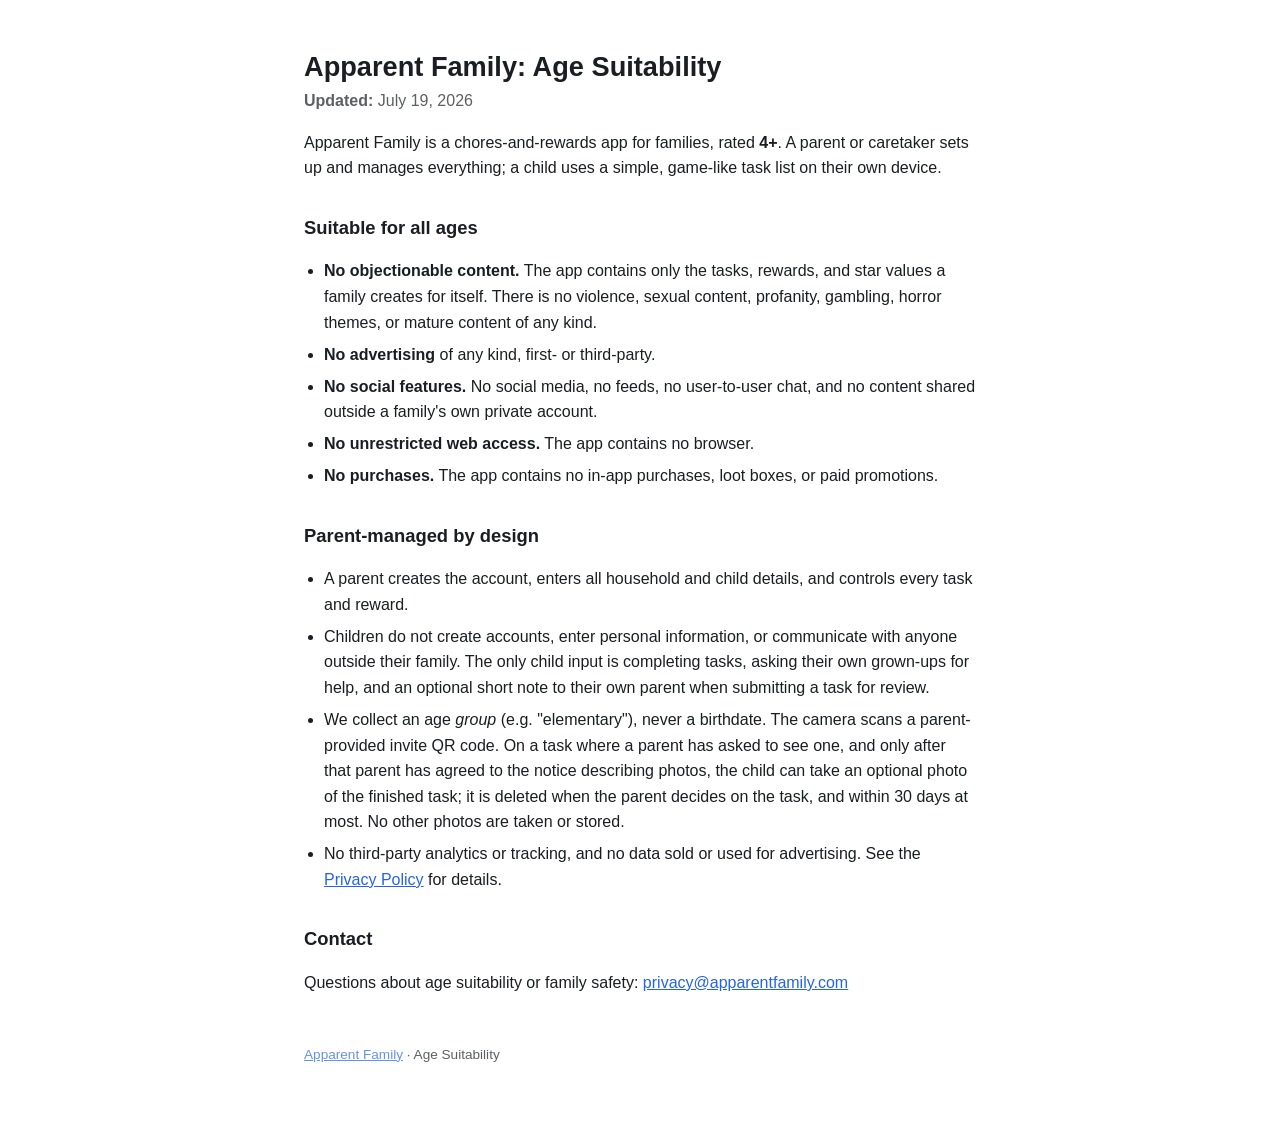
<file: age-suitability.html>
<!doctype html>
<html lang="en">
<head>
<meta charset="utf-8">
<meta name="viewport" content="width=device-width, initial-scale=1">
<title>Age Suitability · Apparent Family</title>
<style>
  :root { color-scheme: light dark; }
  body {
    margin: 0 auto; padding: 2rem 1.25rem 4rem; max-width: 42rem;
    font-family: -apple-system, BlinkMacSystemFont, "Segoe UI", Roboto, sans-serif;
    line-height: 1.6; color: #1a1d22; background: #ffffff;
  }
  @media (prefers-color-scheme: dark) {
    body { color: #f2f3f5; background: #111317; }
    a { color: #7fb0ff; }
  }
  h1 { font-size: 1.7rem; line-height: 1.25; margin-bottom: 0.25rem; }
  h2 { font-size: 1.15rem; margin-top: 2rem; }
  .meta { opacity: 0.7; margin-top: 0; }
  ul { padding-left: 1.25rem; }
  li { margin: 0.4rem 0; }
  a { color: #2563eb; }
  footer { margin-top: 3rem; font-size: 0.85rem; opacity: 0.7; }
</style>
</head>
<body>
<h1>Apparent Family: Age Suitability</h1>
<p class="meta"><strong>Updated:</strong> July 19, 2026</p>

<p>Apparent Family is a chores-and-rewards app for families, rated <strong>4+</strong>.
A parent or caretaker sets up and manages everything; a child uses a simple,
game-like task list on their own device.</p>

<h2>Suitable for all ages</h2>
<ul>
  <li><strong>No objectionable content.</strong> The app contains only the tasks,
    rewards, and star values a family creates for itself. There is no violence,
    sexual content, profanity, gambling, horror themes, or mature content of any
    kind.</li>
  <li><strong>No advertising</strong> of any kind, first- or third-party.</li>
  <li><strong>No social features.</strong> No social media, no feeds, no
    user-to-user chat, and no content shared outside a family's own private
    account.</li>
  <li><strong>No unrestricted web access.</strong> The app contains no browser.</li>
  <li><strong>No purchases.</strong> The app contains no in-app purchases, loot
    boxes, or paid promotions.</li>
</ul>

<h2>Parent-managed by design</h2>
<ul>
  <li>A parent creates the account, enters all household and child details, and
    controls every task and reward.</li>
  <li>Children do not create accounts, enter personal information, or
    communicate with anyone outside their family. The only child input is
    completing tasks, asking their own grown-ups for help, and an optional short
    note to their own parent when submitting a task for review.</li>
  <li>We collect an age <em>group</em> (e.g. "elementary"), never a birthdate.
    The camera scans a parent-provided invite QR code. On a task where a parent
    has asked to see one, and only after that parent has agreed to the notice
    describing photos, the child can take an optional photo of the finished
    task; it is deleted when the parent decides on the task, and within 30 days
    at most. No other photos are taken or stored.</li>
  <li>No third-party analytics or tracking, and no data sold or used for
    advertising. See the <a href="privacy.html">Privacy Policy</a> for
    details.</li>
</ul>

<h2>Contact</h2>
<p>Questions about age suitability or family safety:
<a href="mailto:privacy@apparentfamily.com">privacy@apparentfamily.com</a></p>

<footer><a href="./">Apparent Family</a> · Age Suitability</footer>
</body>
</html>
</file>
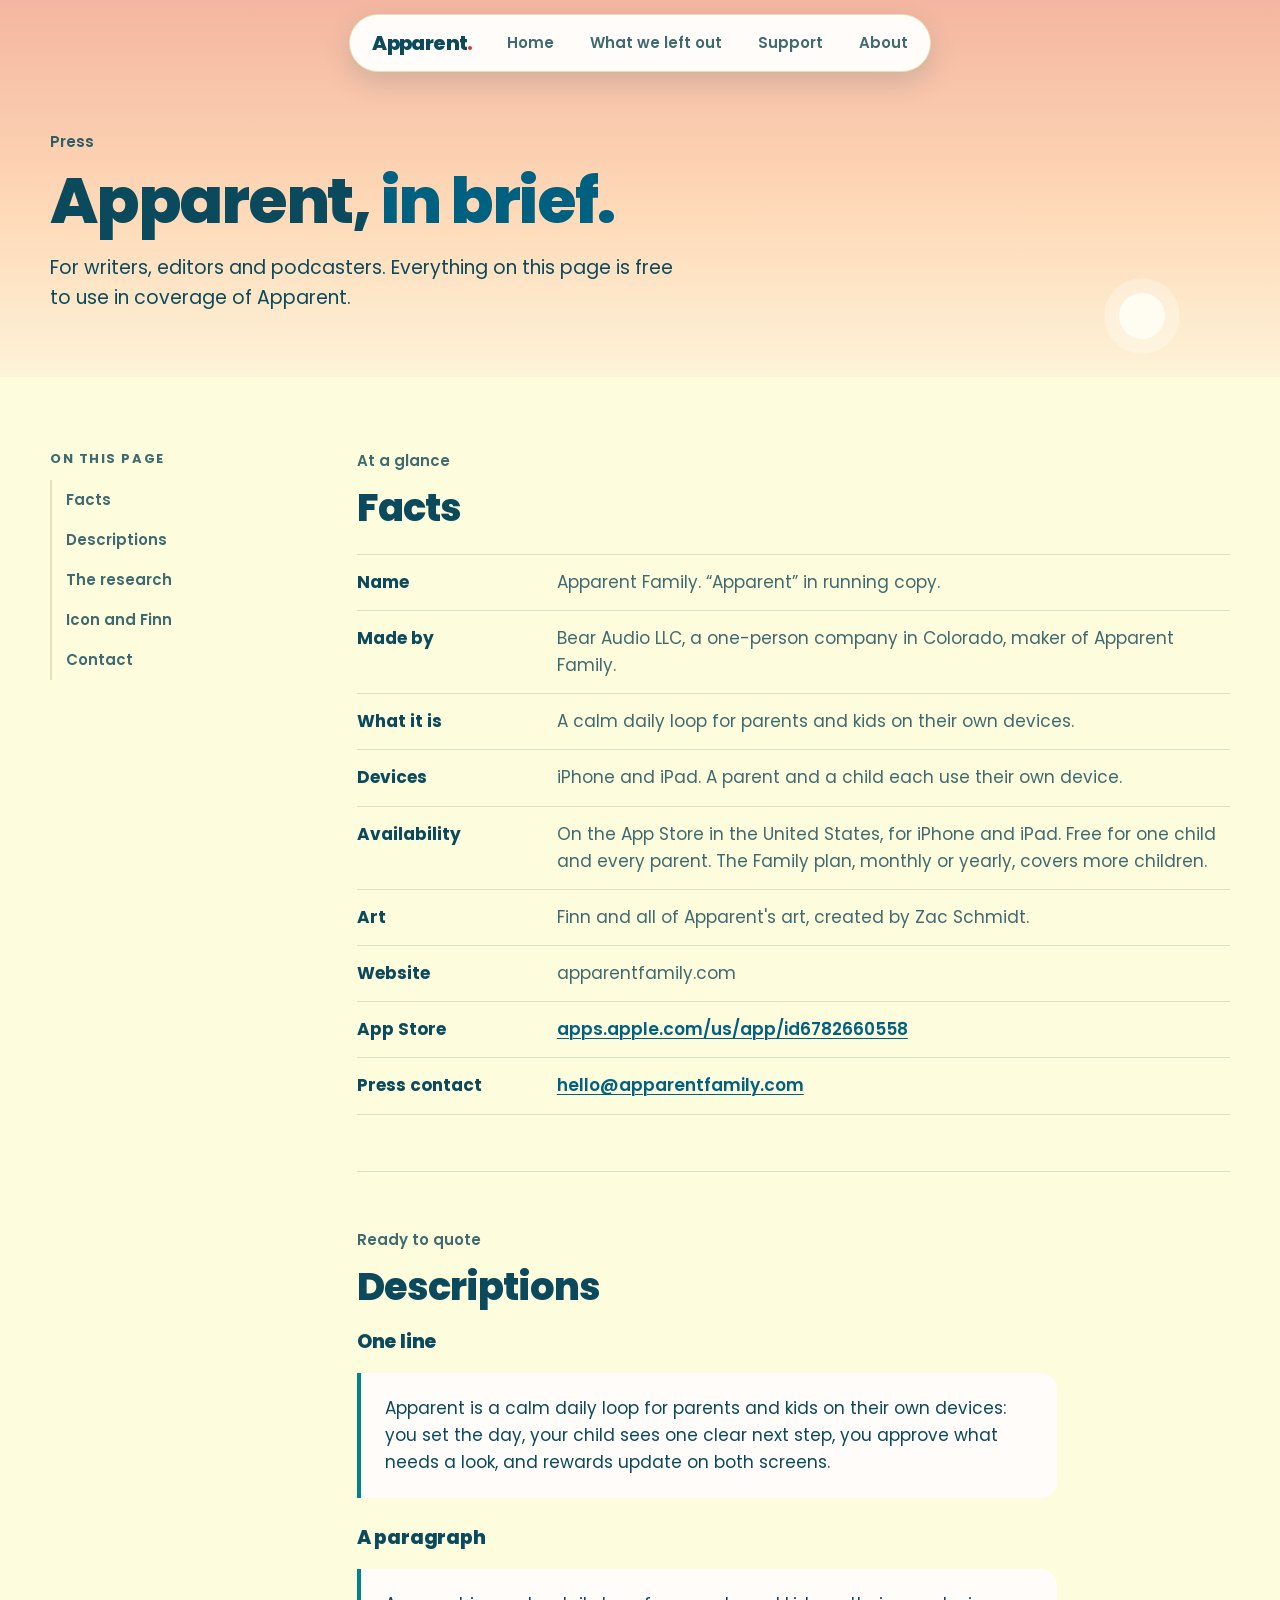
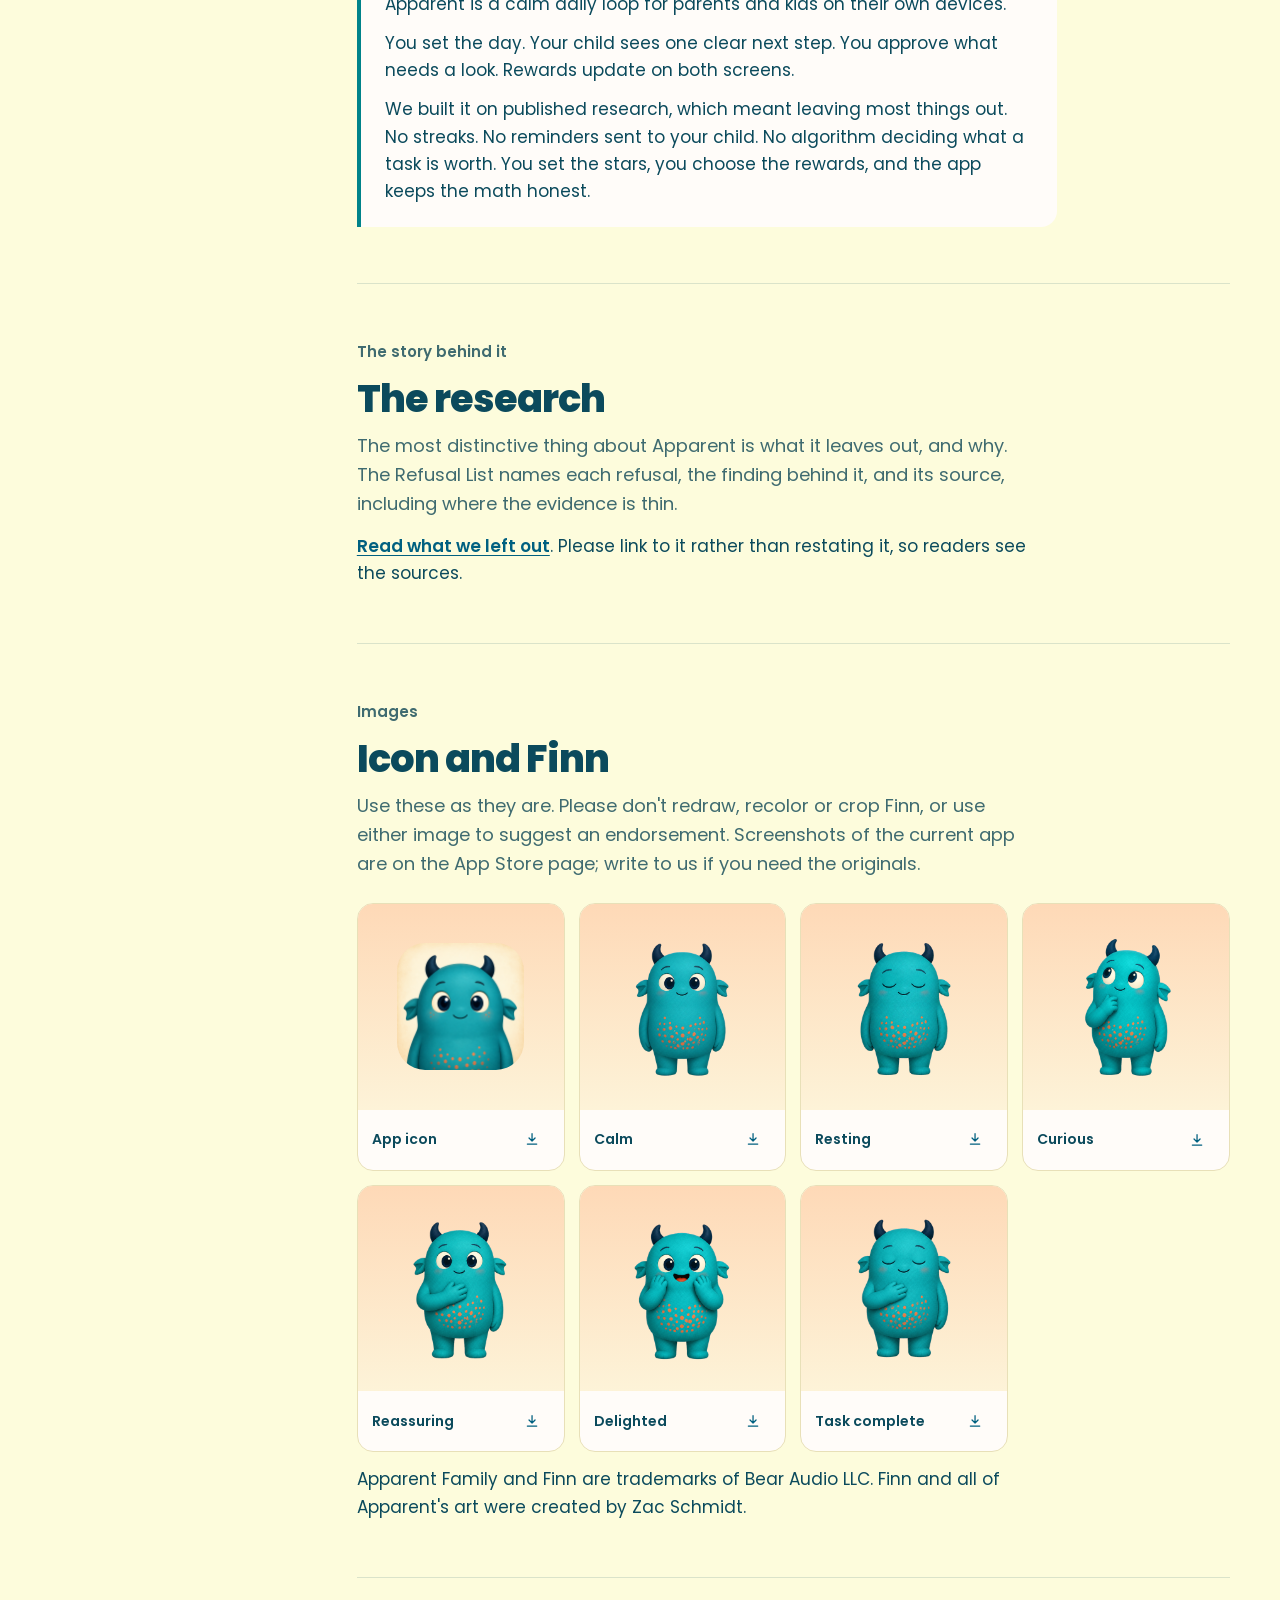
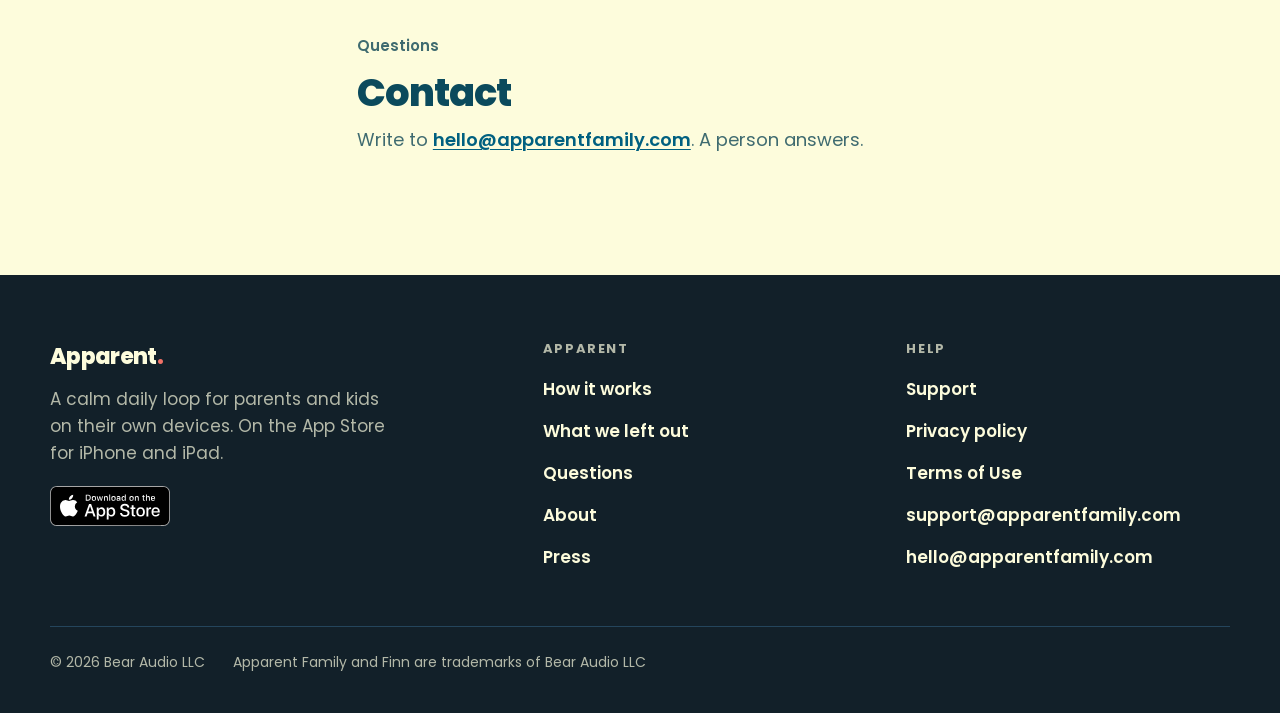
<file: press.html>
<!DOCTYPE html><html lang="en"><head><meta charSet="utf-8"/><meta name="viewport" content="width=device-width, initial-scale=1"/><link rel="preload" href="/app-store-badge.svg" as="image"/><link rel="stylesheet" href="/assets/index-Dm6iY7a7.css" data-rsc-css-href="/assets/index-Dm6iY7a7.css" data-precedence="vite-rsc/importer-resources"/><link rel="modulepreload" href="/assets/layout-segment-context-CGflDY8P.js" crossorigin=""/><link rel="modulepreload" href="/assets/rolldown-runtime-S-ySWqyJ.js" crossorigin=""/><link rel="modulepreload" href="/assets/index-CLjjgwdh.js" crossorigin=""/><link rel="modulepreload" href="/assets/framework-CXnKph_e.js" crossorigin=""/><title>Press · Apparent</title><meta name="description" content="Facts, descriptions, the app icon and Finn for coverage of Apparent Family, and who to write to."/><meta name="application-name" content="Apparent Family"/><meta name="category" content="Productivity"/><meta property="og:title" content="Apparent: Set the day. Make what&#x27;s next clear."/><meta property="og:description" content="A calm daily loop for parents and kids on their own devices."/><meta property="og:site_name" content="Apparent Family"/><meta property="og:type" content="website"/><meta property="og:locale" content="en_US"/><meta property="og:image" content="https://apparentfamily.com/press/app-icon-1024.png"/><meta property="og:image:width" content="1024"/><meta property="og:image:height" content="1024"/><meta property="og:image:alt" content="The Apparent Family app icon"/><meta name="twitter:card" content="summary"/><meta name="twitter:title" content="Apparent: Set the day. Make what&#x27;s next clear."/><meta name="twitter:description" content="A calm daily loop for parents and kids on their own devices."/><meta name="twitter:image" content="https://apparentfamily.com/press/app-icon-1024.png"/><meta name="twitter:image:width" content="1024"/><meta name="twitter:image:height" content="1024"/><meta name="twitter:image:alt" content="The Apparent Family app icon"/><link rel="icon" href="https://apparentfamily.com/icon-64.png"/><link rel="apple-touch-icon" href="https://apparentfamily.com/apple-touch-icon.png"/><link rel="canonical" href="https://apparentfamily.com/press"/><meta name="theme-color" content="#FDFCDC" media="(prefers-color-scheme: light)"/><meta name="theme-color" content="#122029" media="(prefers-color-scheme: dark)"/><script>self.__VINEXT_RSC_PARAMS__={}</script><script>self.__VINEXT_RSC_NAV__={"pathname":"/press","searchParams":[]}</script><link rel="modulepreload" href="/assets/index-CLjjgwdh.js" />
</head><body><a class="skip-link" href="#main-content">Skip to content</a><div class="mobile-mast"><a class="wordmark" href="/" aria-label="Apparent home">Apparent<span aria-hidden="true">.</span></a></div><header class="site-header"><div class="site-header-inner"><nav class="tabbar" aria-label="Main"><a class="wordmark" href="/" aria-label="Apparent home">Apparent<span aria-hidden="true">.</span></a><a class="tab" href="/"><svg aria-hidden="true" class="icon " viewBox="0 0 24 24"><path d="M4 10.5 12 4l8 6.5V19a1.5 1.5 0 0 1-1.5 1.5h-3.5v-5.5h-6v5.5H5.5A1.5 1.5 0 0 1 4 19z"></path></svg><span class="tab-long">Home</span><span class="tab-short" aria-hidden="true">Home</span></a><a class="tab" href="/what-we-left-out"><svg aria-hidden="true" class="icon " viewBox="0 0 24 24"><path d="M12 6.5C10 5 7 4.5 3.5 5v13c3.5-.5 6.5 0 8.5 1.5 2-1.5 5-2 8.5-1.5V5C17 4.5 14 5 12 6.5z"></path><path d="M12 6.5v13"></path></svg><span class="tab-long">What we left out</span><span class="tab-short" aria-hidden="true">Left out</span></a><a class="tab" href="/support"><svg aria-hidden="true" class="icon " viewBox="0 0 24 24"><circle cx="12" cy="12" r="8.5"></circle><circle cx="12" cy="12" r="3.6"></circle><path d="m6 6 3.4 3.4M14.6 14.6 18 18M18 6l-3.4 3.4M9.4 14.6 6 18"></path></svg><span class="tab-long">Support</span><span class="tab-short" aria-hidden="true">Support</span></a><a class="tab" href="/about"><svg aria-hidden="true" class="icon " viewBox="0 0 24 24"><circle cx="12" cy="12" r="8.5"></circle><path d="M12 11v5.5M12 7.8v.1"></path></svg><span class="tab-long">About</span><span class="tab-short" aria-hidden="true">About</span></a></nav></div></header><main id="main-content" tabindex="-1"><header aria-labelledby="press-title" class="stage band" data-sky="morning"><div aria-hidden="true" class="stage-body"></div><div class="wrap stage-content"><p class="kicker">Press</p><h1 id="press-title">Apparent, <em>in brief.</em></h1><p class="band-lede">For writers, editors and podcasters. Everything on this page is free to use in coverage of Apparent.</p></div></header><div class="doc"><div class="wrap doc-layout"><nav class="doc-rail" aria-labelledby="press-rail"><p id="press-rail">On this page</p><ul><li><a href="#facts">Facts</a></li><li><a href="#descriptions">Descriptions</a></li><li><a href="#research">The research</a></li><li><a href="#assets">Icon and Finn</a></li><li><a href="#contact">Contact</a></li></ul></nav><article><section class="doc-section" id="facts" aria-labelledby="facts-title"><p class="kicker">At a glance</p><h2 id="facts-title">Facts</h2><dl class="facts-table"><dt>Name</dt><dd>Apparent Family. “Apparent” in running copy.</dd><dt>Made by</dt><dd>Bear Audio LLC, a one-person company in Colorado, maker of Apparent Family.</dd><dt>What it is</dt><dd>A calm daily loop for parents and kids on their own devices.</dd><dt>Devices</dt><dd>iPhone and iPad. A parent and a child each use their own device.</dd><dt>Availability</dt><dd>On the App Store in the United States, for iPhone and iPad. Free for one child and every parent. The Family plan, monthly or yearly, covers more children.</dd><dt>Art</dt><dd>Finn and all of Apparent&#x27;s art, created by Zac Schmidt.</dd><dt>Website</dt><dd>apparentfamily.com</dd><dt>App Store</dt><dd><a href="https://apps.apple.com/us/app/id6782660558">apps.apple.com/us/app/id6782660558</a></dd><dt>Press contact</dt><dd><a href="mailto:hello@apparentfamily.com">hello@apparentfamily.com</a></dd></dl></section><section class="doc-section" id="descriptions" aria-labelledby="descriptions-title"><p class="kicker">Ready to quote</p><h2 id="descriptions-title">Descriptions</h2><h3 style="margin-top:22px">One line</h3><div class="quote-block"><p>Apparent is a calm daily loop for parents and kids on their own devices: you set the day, your child sees one clear next step, you approve what needs a look, and rewards update on both screens.</p></div><h3 style="margin-top:28px">A paragraph</h3><div class="quote-block"><p>Apparent is a calm daily loop for parents and kids on their own devices.</p><p>You set the day. Your child sees one clear next step. You approve what needs a look. Rewards update on both screens.</p><p>We built it on published research, which meant leaving most things out. No streaks. No reminders sent to your child. No algorithm deciding what a task is worth. You set the stars, you choose the rewards, and the app keeps the math honest.</p></div></section><section class="doc-section" id="research" aria-labelledby="research-title"><p class="kicker">The story behind it</p><h2 id="research-title">The research</h2><p class="doc-intro">The most distinctive thing about Apparent is what it leaves out, and why. The Refusal List names each refusal, the finding behind it, and its source, including where the evidence is thin.</p><p><a href="/what-we-left-out">Read what we left out</a>. Please link to it rather than restating it, so readers see the sources.</p></section><section class="doc-section" id="assets" aria-labelledby="assets-title"><p class="kicker">Images</p><h2 id="assets-title">Icon and Finn</h2><p class="doc-intro">Use these as they are. Please don&#x27;t redraw, recolor or crop Finn, or use either image to suggest an endorsement. Screenshots of the current app are on the App Store page; write to us if you need the originals.</p><div class="asset-grid"><figure class="asset" style="margin:0"><div class="asset-art icon-art"><img alt="The Apparent Family app icon" height="1024" loading="lazy" src="/press/app-icon-1024.png" width="1024"/></div><figcaption class="asset-meta">App icon<a aria-label="Download the app icon, PNG, 1024 pixels" download="" href="/press/app-icon-1024.png"><svg aria-hidden="true" class="icon " viewBox="0 0 24 24"><path d="M12 4v11M7.5 10.5 12 15l4.5-4.5M5 19.5h14"></path></svg></a></figcaption></figure><figure class="asset" style="margin:0"><div class="asset-art"><img alt="Finn, calm" height="512" loading="lazy" src="/finn/calm.png" width="512"/></div><figcaption class="asset-meta">Calm<a aria-label="Download Finn, calm, PNG, 512 pixels" download="" href="/finn/calm.png"><svg aria-hidden="true" class="icon " viewBox="0 0 24 24"><path d="M12 4v11M7.5 10.5 12 15l4.5-4.5M5 19.5h14"></path></svg></a></figcaption></figure><figure class="asset" style="margin:0"><div class="asset-art"><img alt="Finn, resting" height="512" loading="lazy" src="/finn/resting.png" width="512"/></div><figcaption class="asset-meta">Resting<a aria-label="Download Finn, resting, PNG, 512 pixels" download="" href="/finn/resting.png"><svg aria-hidden="true" class="icon " viewBox="0 0 24 24"><path d="M12 4v11M7.5 10.5 12 15l4.5-4.5M5 19.5h14"></path></svg></a></figcaption></figure><figure class="asset" style="margin:0"><div class="asset-art"><img alt="Finn, curious" height="512" loading="lazy" src="/finn/curious.png" width="512"/></div><figcaption class="asset-meta">Curious<a aria-label="Download Finn, curious, PNG, 512 pixels" download="" href="/finn/curious.png"><svg aria-hidden="true" class="icon " viewBox="0 0 24 24"><path d="M12 4v11M7.5 10.5 12 15l4.5-4.5M5 19.5h14"></path></svg></a></figcaption></figure><figure class="asset" style="margin:0"><div class="asset-art"><img alt="Finn, reassuring" height="512" loading="lazy" src="/finn/reassuring.png" width="512"/></div><figcaption class="asset-meta">Reassuring<a aria-label="Download Finn, reassuring, PNG, 512 pixels" download="" href="/finn/reassuring.png"><svg aria-hidden="true" class="icon " viewBox="0 0 24 24"><path d="M12 4v11M7.5 10.5 12 15l4.5-4.5M5 19.5h14"></path></svg></a></figcaption></figure><figure class="asset" style="margin:0"><div class="asset-art"><img alt="Finn, delighted" height="512" loading="lazy" src="/finn/delighted.png" width="512"/></div><figcaption class="asset-meta">Delighted<a aria-label="Download Finn, delighted, PNG, 512 pixels" download="" href="/finn/delighted.png"><svg aria-hidden="true" class="icon " viewBox="0 0 24 24"><path d="M12 4v11M7.5 10.5 12 15l4.5-4.5M5 19.5h14"></path></svg></a></figcaption></figure><figure class="asset" style="margin:0"><div class="asset-art"><img alt="Finn, task complete" height="512" loading="lazy" src="/finn/task-complete.png" width="512"/></div><figcaption class="asset-meta">Task complete<a aria-label="Download Finn, task complete, PNG, 512 pixels" download="" href="/finn/task-complete.png"><svg aria-hidden="true" class="icon " viewBox="0 0 24 24"><path d="M12 4v11M7.5 10.5 12 15l4.5-4.5M5 19.5h14"></path></svg></a></figcaption></figure></div><p>Apparent Family and Finn are trademarks of Bear Audio LLC. Finn and all of Apparent&#x27;s art were created by Zac Schmidt.</p></section><section class="doc-section" id="contact" aria-labelledby="contact-title"><p class="kicker">Questions</p><h2 id="contact-title">Contact</h2><p class="doc-intro">Write to <a href="mailto:hello@apparentfamily.com">hello@apparentfamily.com</a>. A person answers.</p></section></article></div></div></main><footer class="site-footer"><div class="wrap"><div class="footer-grid"><div class="footer-intro"><a class="wordmark" href="/" aria-label="Apparent home">Apparent<span aria-hidden="true">.</span></a><p>A calm daily loop for parents and kids on their own devices. On the App Store for iPhone and iPad.</p><a class="store-badge footer-badge" href="https://apps.apple.com/us/app/id6782660558"><img alt="Download on the App Store" height="40" src="/app-store-badge.svg" width="120"/></a></div><nav class="footer-nav" aria-label="Apparent"><strong>Apparent</strong><a href="/#how-it-works">How it works</a><a href="/what-we-left-out">What we left out</a><a href="/#faq">Questions</a><a href="/about">About</a><a href="/press">Press</a></nav><nav class="footer-nav" aria-label="Help and legal"><strong>Help</strong><a href="/support">Support</a><a href="/privacy.html">Privacy policy</a><a href="/terms.html">Terms of Use</a><a href="mailto:support@apparentfamily.com">support@apparentfamily.com</a><a href="mailto:hello@apparentfamily.com">hello@apparentfamily.com</a></nav></div><div class="footer-bottom"><span>© 2026 Bear Audio LLC</span><span>Apparent Family and Finn are trademarks of Bear Audio LLC</span></div></div></footer><script id="_R_">import("/assets/index-CLjjgwdh.js")</script></body></html><script>self.__VINEXT_RSC_CHUNKS__=self.__VINEXT_RSC_CHUNKS__||[];self.__VINEXT_RSC_CHUNKS__.push("2:I[\"8c0f216c4604\",[],\"Children\",1]\n3:I[\"15c18cfaeeff\",[],\"LayoutSegmentProvider\",1]\n4:I[\"8c0f216c4604\",[],\"Slot\",1]\n5:I[\"593f344dc510\",[],\"NotFoundBoundary\",1]\n:HL[\"/assets/index-Dm6iY7a7.css\",\"style\"]\n")</script><script>self.__VINEXT_RSC_CHUNKS__=self.__VINEXT_RSC_CHUNKS__||[];self.__VINEXT_RSC_CHUNKS__.push("0:{\"__route\":\"route:/press\",\"__interceptionContext\":null,\"__layoutIds\":[\"layout:/\"],\"__rootLayout\":\"/\",\"page:/press\":\"$L1\",\"layout:/\":[[[[\"$\",\"link\",\"css:/assets/index-Dm6iY7a7.css\",{\"rel\":\"stylesheet\",\"precedence\":\"vite-rsc/importer-resources\",\"href\":\"/assets/index-Dm6iY7a7.css\",\"data-rsc-css-href\":\"/assets/index-Dm6iY7a7.css\"}],\"$undefined\"],[\"$\",\"html\",null,{\"lang\":\"en\",\"children\":[\"$\",\"body\",null,{\"children\":[[\"$\",\"a\",null,{\"className\":\"skip-link\",\"href\":\"#main-content\",\"children\":\"Skip to content\"}],[\"$\",\"$L2\",null,{}]]}]}]],null],\"route:/press\":[[[\"$\",\"meta\",null,{\"charSet\":\"utf-8\"}],[[\"$\",\"title\",\"0\",{\"children\":\"Press · Apparent\"}],[\"$\",\"meta\",\"1\",{\"name\":\"description\",\"content\":\"Facts, descriptions, the app icon and Finn for coverage of Apparent Family, and who to write to.\"}],[\"$\",\"meta\",\"2\",{\"name\":\"application-name\",\"content\":\"Apparent Family\"}],[\"$\",\"meta\",\"3\",{\"name\":\"category\",\"content\":\"Productivity\"}],[\"$\",\"meta\",\"4\",{\"property\":\"og:title\",\"content\":\"Apparent: Set the day. Make what's next clear.\"}],[\"$\",\"meta\",\"5\",{\"property\":\"og:description\",\"content\":\"A calm daily loop for parents and kids on their own devices.\"}],[\"$\",\"meta\",\"6\",{\"property\":\"og:site_name\",\"content\":\"Apparent Family\"}],[\"$\",\"meta\",\"7\",{\"property\":\"og:type\",\"content\":\"website\"}],[\"$\",\"meta\",\"8\",{\"property\":\"og:locale\",\"content\":\"en_US\"}],[\"$\",\"meta\",\"9\",{\"property\":\"og:image\",\"content\":\"https://apparentfamily.com/press/app-icon-1024.png\"}],[\"$\",\"meta\",\"10\",{\"property\":\"og:image:width\",\"content\":\"1024\"}],[\"$\",\"meta\",\"11\",{\"property\":\"og:image:height\",\"content\":\"1024\"}],[\"$\",\"meta\",\"12\",{\"property\":\"og:image:alt\",\"content\":\"The Apparent Family app icon\"}],[\"$\",\"meta\",\"13\",{\"name\":\"twitter:card\",\"content\":\"summary\"}],[\"$\",\"meta\",\"14\",{\"name\":\"twitter:title\",\"content\":\"Apparent: Set the day. Make what's next clear.\"}],[\"$\",\"meta\",\"15\",{\"name\":\"twitter:description\",\"content\":\"A calm daily loop for parents and kids on their own devices.\"}],[\"$\",\"meta\",\"16\",{\"name\":\"twitter:image\",\"content\":\"https://apparentfamily.com/press/app-icon-1024.png\"}],[\"$\",\"meta\",\"17\",{\"name\":\"twitter:image:width\",\"content\":\"1024\"}],[\"$\",\"meta\",\"18\",{\"name\":\"twitter:image:height\",\"content\":\"1024\"}],[\"$\",\"meta\",\"19\",{\"name\":\"twitter:image:alt\",\"content\":\"The Apparent Family app icon\"}],[\"$\",\"link\",\"20\",{\"rel\":\"icon\",\"href\":\"https://apparentfamily.com/icon-64.png\"}],[\"$\",\"link\",\"21\",{\"rel\":\"apple-touch-icon\",\"href\":\"https://apparentfamily.com/apple-touch-icon.png\"}],[\"$\",\"link\",\"22\",{\"rel\":\"canonical\",\"href\":\"https://apparentfamily.com/press\"}]],[[\"$\",\"meta\",\"0\",{\"name\":\"viewport\",\"content\":\"width=device-width, initial-scale=1\"}],[\"$\",\"meta\",\"1\",{\"name\":\"theme-color\",\"content\":\"#FDFCDC\",\"media\":\"(prefers-color-scheme: light)\"}],[\"$\",\"meta\",\"2\",{\"name\":\"theme-color\",\"content\":\"#122029\",\"media\":\"(prefers-color-scheme: dark)\"}]]],[\"$\",\"$L3\",null,{\"segmentMap\":{\"children\":[\"press\"]},\"children\":[\"$\",\"$L4\",null,{\"id\":\"layout:/\",\"parallelSlots\":\"$undefined\",\"children\":[\"$\",\"$L5\",null,{\"resetKey\":\"press\",\"fallback\":[[[\"$\",\"div\",null,{\"className\":\"mobile-mast\",\"children\":[\"$\",\"a\",null,{\"className\":\"wordmark\",\"href\":\"/\",\"aria-label\":\"Apparent home\",\"children\":[\"Apparent\",[\"$\",\"span\",null,{\"aria-hidden\":\"true\",\"children\":\".\"}]]}]}],[\"$\",\"header\",null,{\"className\":\"site-header\",\"children\":[\"$\",\"div\",null,{\"className\":\"site-header-inner\",\"children\":[\"$\",\"nav\",null,{\"className\":\"tabbar\",\"aria-label\":\"Main\",\"children\":[[\"$\",\"a\",null,{\"className\":\"wordmark\",\"href\":\"/\",\"aria-label\":\"Apparent home\",\"children\":[\"Apparent\",[\"$\",\"span\",null,{\"aria-hidden\":\"true\",\"children\":\".\"}]]}],[\"$\",\"a\",null,{\"aria-current\":\"$undefined\",\"className\":\"tab\",\"href\":\"/\",\"children\":[[\"$\",\"svg\",null,{\"aria-hidden\":\"true\",\"className\":\"icon \",\"viewBox\":\"0 0 24 24\",\"children\":[\"$\",\"path\",null,{\"d\":\"M4 10.5 12 4l8 6.5V19a1.5 1.5 0 0 1-1.5 1.5h-3.5v-5.5h-6v5.5H5.5A1.5 1.5 0 0 1 4 19z\"}]}],[\"$\",\"span\",null,{\"className\":\"tab-long\",\"children\":\"Home\"}],[\"$\",\"span\",null,{\"className\":\"tab-short\",\"aria-hidden\":\"true\",\"children\":\"Home\"}]]}],[\"$\",\"a\",null,{\"aria-current\":\"$undefined\",\"className\":\"tab\",\"href\":\"/what-we-left-out\",\"children\":[[\"$\",\"svg\",null,{\"aria-hidden\":\"true\",\"className\":\"icon \",\"viewBox\":\"0 0 24 24\",\"children\":[[\"$\",\"path\",null,{\"d\":\"M12 6.5C10 5 7 4.5 3.5 5v13c3.5-.5 6.5 0 8.5 1.5 2-1.5 5-2 8.5-1.5V5C17 4.5 14 5 12 6.5z\"}],[\"$\",\"path\",null,{\"d\":\"M12 6.5v13\"}]]}],[\"$\",\"span\",null,{\"className\":\"tab-long\",\"children\":\"What we left out\"}],[\"$\",\"span\",null,{\"className\":\"tab-short\",\"aria-hidden\":\"true\",\"children\":\"Left out\"}]]}],[\"$\",\"a\",null,{\"aria-current\":\"$undefined\",\"className\":\"tab\",\"href\":\"/support\",\"children\":[\"$L6\",\"$L7\",\"$L8\"]}],\"$L9\"]}]}]}]],\"$La\",\"$Lb\"],\"children\":\"$Lc\"}]}]}]],\"__layoutFlags\":{\"layout:/\":\"s\"},\"__artifactCompatibility\":{\"schemaVersion\":1,\"graphVersion\":\"app-route-graph:fkmyt410nzfld\",\"deploymentVersion\":\"apparentfamily\",\"appElementsSchemaVersion\":1,\"rscPayloadSchemaVersion\":1,\"rootBoundaryId\":\"/\",\"renderEpoch\":null}}\n")</script><script>self.__VINEXT_RSC_CHUNKS__=self.__VINEXT_RSC_CHUNKS__||[];self.__VINEXT_RSC_CHUNKS__.push(":HL[\"/app-store-badge.svg\",\"image\"]\n6:[\"$\",\"svg\",null,{\"aria-hidden\":\"true\",\"className\":\"icon \",\"viewBox\":\"0 0 24 24\",\"children\":[[\"$\",\"circle\",null,{\"cx\":\"12\",\"cy\":\"12\",\"r\":\"8.5\"}],[\"$\",\"circle\",null,{\"cx\":\"12\",\"cy\":\"12\",\"r\":\"3.6\"}],[\"$\",\"path\",null,{\"d\":\"m6 6 3.4 3.4M14.6 14.6 18 18M18 6l-3.4 3.4M9.4 14.6 6 18\"}]]}]\n7:[\"$\",\"span\",null,{\"className\":\"tab-long\",\"children\":\"Support\"}]\n8:[\"$\",\"span\",null,{\"className\":\"tab-short\",\"aria-hidden\":\"true\",\"children\":\"Support\"}]\n9:[\"$\",\"a\",null,{\"aria-current\":\"$undefined\",\"className\":\"tab\",\"href\":\"/about\",\"children\":[[\"$\",\"svg\",null,{\"aria-hidden\":\"true\",\"className\":\"icon \",\"viewBox\":\"0 0 24 24\",\"children\":[[\"$\",\"circle\",null,{\"cx\":\"12\",\"cy\":\"12\",\"r\":\"8.5\"}],[\"$\",\"path\",null,{\"d\":\"M12 11v5.5M12 7.8v.1\"}]]}],[\"$\",\"span\",null,{\"className\":\"tab-long\",\"children\":\"About\"}],[\"$\",\"span\",null,{\"className\":\"tab-short\",\"aria-hidden\":\"true\",\"children\":\"About\"}]]}]\na:[\"$\",\"main\",null,{\"aria-labelledby\":\"not-found-title\",\"className\":\"stage not-found\",\"data-sky\":\"afterSchool\",\"id\":\"main-content\",\"tabIndex\":-1,\"children\":[null,[\"$\",\"div\",null,{\"aria-hidden\":\"true\",\"className\":\"stage-body\"}],[\"$\",\"svg\",null,{\"aria-hidden\":\"true\",\"className\":\"stage-hills\",\"preserveAspectRatio\":\"none\",\"viewBox\":\"0 0 390 110\",\"children\":[[\"$\",\"path\",null,{\"className\":\"far\",\"d\":\"M0 32 C 80 6, 170 10, 252 27 S 360 42, 390 29 V110 H0 Z\"}],[\"$\",\"path\",null,{\"className\":\"near\",\"d\":\"M0 66 C 92 42, 200 48, 292 65 S 372 73, 390 67 V110 H0 Z\"}]]}],[\"$\",\"img\",null,{\"alt\":\"\",\"aria-hidden\":\"true\",\"className\":\"stage-finn\",\"decoding\":\"async\",\"draggable\":false,\"fetchPriority\":\"auto\",\"height\":512,\"loading\":\"lazy\",\"src\":\"/finn/curious.png\",\"width\":512}],[\"$\",\"div\",null,{\"className\":\"wrap stage-content\",\"children\":[[\"$\",\"h1\",null,{\"id\":\"not-found-title\",\"children\":\"That step isn't on today's path.\"}],[\"$\",\"p\",null,{\"children\":\"The page may have moved, or the address may be incomplete. The next step is back at the start.\"}],[\"$\",\"a\",null,{\"className\":\"button button-primary\",\"href\":\"/\",\"children\":\"Back to Apparent\"}]]}]]}]\n")</script><script>self.__VINEXT_RSC_CHUNKS__=self.__VINEXT_RSC_CHUNKS__||[];self.__VINEXT_RSC_CHUNKS__.push("b:[\"$\",\"footer\",null,{\"className\":\"site-footer\",\"children\":[\"$\",\"div\",null,{\"className\":\"wrap\",\"children\":[[\"$\",\"div\",null,{\"className\":\"footer-grid\",\"children\":[[\"$\",\"div\",null,{\"className\":\"footer-intro\",\"children\":[[\"$\",\"a\",null,{\"className\":\"wordmark\",\"href\":\"/\",\"aria-label\":\"Apparent home\",\"children\":[\"Apparent\",[\"$\",\"span\",null,{\"aria-hidden\":\"true\",\"children\":\".\"}]]}],[\"$\",\"p\",null,{\"children\":\"A calm daily loop for parents and kids on their own devices. On the App Store for iPhone and iPad.\"}],[\"$\",\"a\",null,{\"className\":\"store-badge footer-badge\",\"href\":\"https://apps.apple.com/us/app/id6782660558\",\"children\":[\"$\",\"img\",null,{\"alt\":\"Download on the App Store\",\"height\":40,\"src\":\"/app-store-badge.svg\",\"width\":120}]}]]}],[\"$\",\"nav\",null,{\"className\":\"footer-nav\",\"aria-label\":\"Apparent\",\"children\":[[\"$\",\"strong\",null,{\"children\":\"Apparent\"}],[\"$\",\"a\",null,{\"href\":\"/#how-it-works\",\"children\":\"How it works\"}],[\"$\",\"a\",null,{\"href\":\"/what-we-left-out\",\"children\":\"What we left out\"}],[\"$\",\"a\",null,{\"href\":\"/#faq\",\"children\":\"Questions\"}],[\"$\",\"a\",null,{\"href\":\"/about\",\"children\":\"About\"}],[\"$\",\"a\",null,{\"href\":\"/press\",\"children\":\"Press\"}]]}],[\"$\",\"nav\",null,{\"className\":\"footer-nav\",\"aria-label\":\"Help and legal\",\"children\":[[\"$\",\"strong\",null,{\"children\":\"Help\"}],[\"$\",\"a\",null,{\"href\":\"/support\",\"children\":\"Support\"}],[\"$\",\"a\",null,{\"href\":\"/privacy.html\",\"children\":\"Privacy policy\"}],[\"$\",\"a\",null,{\"href\":\"/terms.html\",\"children\":\"Terms of Use\"}],[\"$\",\"a\",null,{\"href\":\"mailto:support@apparentfamily.com\",\"children\":\"support@apparentfamily.com\"}],[\"$\",\"a\",null,{\"href\":\"mailto:hello@apparentfamily.com\",\"children\":\"hello@apparentfamily.com\"}]]}]]}],[\"$\",\"div\",null,{\"className\":\"footer-bottom\",\"children\":[[\"$\",\"span\",null,{\"children\":\"© 2026 Bear Audio LLC\"}],[\"$\",\"span\",null,{\"children\":\"Apparent Family and Finn are trademarks of Bear Audio LLC\"}]]}]]}]}]\n")</script><script>self.__VINEXT_RSC_CHUNKS__=self.__VINEXT_RSC_CHUNKS__||[];self.__VINEXT_RSC_CHUNKS__.push("c:[\"$\",\"$L5\",null,{\"resetKey\":\"[\\\"press\\\"]\",\"fallback\":[[[\"$\",\"div\",null,{\"className\":\"mobile-mast\",\"children\":[\"$\",\"a\",null,{\"className\":\"wordmark\",\"href\":\"/\",\"aria-label\":\"Apparent home\",\"children\":[\"Apparent\",[\"$\",\"span\",null,{\"aria-hidden\":\"true\",\"children\":\".\"}]]}]}],[\"$\",\"header\",null,{\"className\":\"site-header\",\"children\":[\"$\",\"div\",null,{\"className\":\"site-header-inner\",\"children\":[\"$\",\"nav\",null,{\"className\":\"tabbar\",\"aria-label\":\"Main\",\"children\":[[\"$\",\"a\",null,{\"className\":\"wordmark\",\"href\":\"/\",\"aria-label\":\"Apparent home\",\"children\":[\"Apparent\",[\"$\",\"span\",null,{\"aria-hidden\":\"true\",\"children\":\".\"}]]}],[\"$\",\"a\",null,{\"aria-current\":\"$undefined\",\"className\":\"tab\",\"href\":\"/\",\"children\":[[\"$\",\"svg\",null,{\"aria-hidden\":\"true\",\"className\":\"icon \",\"viewBox\":\"0 0 24 24\",\"children\":[\"$\",\"path\",null,{\"d\":\"M4 10.5 12 4l8 6.5V19a1.5 1.5 0 0 1-1.5 1.5h-3.5v-5.5h-6v5.5H5.5A1.5 1.5 0 0 1 4 19z\"}]}],[\"$\",\"span\",null,{\"className\":\"tab-long\",\"children\":\"Home\"}],[\"$\",\"span\",null,{\"className\":\"tab-short\",\"aria-hidden\":\"true\",\"children\":\"Home\"}]]}],[\"$\",\"a\",null,{\"aria-current\":\"$undefined\",\"className\":\"tab\",\"href\":\"/what-we-left-out\",\"children\":[[\"$\",\"svg\",null,{\"aria-hidden\":\"true\",\"className\":\"icon \",\"viewBox\":\"0 0 24 24\",\"children\":[[\"$\",\"path\",null,{\"d\":\"M12 6.5C10 5 7 4.5 3.5 5v13c3.5-.5 6.5 0 8.5 1.5 2-1.5 5-2 8.5-1.5V5C17 4.5 14 5 12 6.5z\"}],[\"$\",\"path\",null,{\"d\":\"M12 6.5v13\"}]]}],[\"$\",\"span\",null,{\"className\":\"tab-long\",\"children\":\"What we left out\"}],[\"$\",\"span\",null,{\"className\":\"tab-short\",\"aria-hidden\":\"true\",\"children\":\"Left out\"}]]}],[\"$\",\"a\",null,{\"aria-current\":\"$undefined\",\"className\":\"tab\",\"href\":\"/support\",\"children\":[[\"$\",\"svg\",null,{\"aria-hidden\":\"true\",\"className\":\"icon \",\"viewBox\":\"0 0 24 24\",\"children\":[[\"$\",\"circle\",null,{\"cx\":\"12\",\"cy\":\"12\",\"r\":\"8.5\"}],[\"$\",\"circle\",null,{\"cx\":\"12\",\"cy\":\"12\",\"r\":\"3.6\"}],[\"$\",\"path\",null,{\"d\":\"m6 6 3.4 3.4M14.6 14.6 18 18M18 6l-3.4 3.4M9.4 14.6 6 18\"}]]}],[\"$\",\"span\",null,{\"className\":\"tab-long\",\"children\":\"Support\"}],[\"$\",\"span\",null,{\"className\":\"tab-short\",\"aria-hidden\":\"true\",\"children\":\"Support\"}]]}],[\"$\",\"a\",null,{\"aria-current\":\"$undefined\",\"className\":\"tab\",\"href\":\"/about\",\"children\":[[\"$\",\"svg\",null,{\"aria-hidden\":\"true\",\"className\":\"icon \",\"viewBox\":\"0 0 24 24\",\"children\":[[\"$\",\"circle\",null,{\"cx\":\"12\",\"cy\":\"12\",\"r\":\"8.5\"}],[\"$\",\"path\",null,{\"d\":\"M12 11v5.5M12 7.8v.1\"}]]}],[\"$\",\"span\",null,{\"className\":\"tab-long\",\"children\":\"About\"}],[\"$\",\"span\",null,{\"className\":\"tab-short\",\"aria-hidden\":\"true\",\"children\":\"About\"}]]}]]}]}]}]],[\"$\",\"main\",null,{\"aria-labelledby\":\"not-found-title\",\"className\":\"stage not-found\",\"data-sky\":\"afterSchool\",\"id\":\"main-content\",\"tabIndex\":-1,\"children\":[null,[\"$\",\"div\",null,{\"aria-hidden\":\"true\",\"className\":\"stage-body\"}],[\"$\",\"svg\",null,{\"aria-hidden\":\"true\",\"className\":\"stage-hills\",\"preserveAspectRatio\":\"none\",\"viewBox\":\"0 0 390 110\",\"children\":[[\"$\",\"path\",null,{\"className\":\"far\",\"d\":\"M0 32 C 80 6, 170 10, 252 27 S 360 42, 390 29 V110 H0 Z\"}],[\"$\",\"path\",null,{\"className\":\"near\",\"d\":\"M0 66 C 92 42, 200 48, 292 65 S 372 73, 390 67 V110 H0 Z\"}]]}],[\"$\",\"img\",null,{\"alt\":\"\",\"aria-hidden\":\"true\",\"className\":\"stage-finn\",\"decoding\":\"async\",\"draggable\":false,\"fetchPriority\":\"auto\",\"height\":512,\"loading\":\"lazy\",\"src\":\"/finn/curious.png\",\"width\":512}],[\"$\",\"div\",null,{\"className\":\"wrap stage-content\",\"children\":[[\"$\",\"h1\",null,{\"id\":\"not-found-title\",\"children\":\"That step isn't on today's path.\"}],[\"$\",\"p\",null,{\"children\":\"The page may have moved, or the address may be incomplete. The next step is back at the start.\"}],[\"$\",\"a\",null,{\"className\":\"button button-primary\",\"href\":\"/\",\"children\":\"Back to Apparent\"}]]}]]}],[\"$\",\"footer\",null,{\"className\":\"site-footer\",\"children\":[\"$\",\"div\",null,{\"className\":\"wrap\",\"children\":[[\"$\",\"div\",null,{\"className\":\"footer-grid\",\"children\":[[\"$\",\"div\",null,{\"className\":\"footer-intro\",\"children\":[[\"$\",\"a\",null,{\"className\":\"wordmark\",\"href\":\"/\",\"aria-label\":\"Apparent home\",\"children\":[\"Apparent\",[\"$\",\"span\",null,{\"aria-hidden\":\"true\",\"children\":\".\"}]]}],[\"$\",\"p\",null,{\"children\":\"A calm daily loop for parents and kids on their own devices. On the App Store for iPhone and iPad.\"}],[\"$\",\"a\",null,{\"className\":\"store-badge footer-badge\",\"href\":\"https://apps.apple.com/us/app/id6782660558\",\"children\":[\"$\",\"img\",null,{\"alt\":\"Download on the App Store\",\"height\":40,\"src\":\"/app-store-badge.svg\",\"width\":120}]}]]}],[\"$\",\"nav\",null,{\"className\":\"footer-nav\",\"aria-label\":\"Apparent\",\"children\":[[\"$\",\"strong\",null,{\"children\":\"Apparent\"}],[\"$\",\"a\",null,{\"href\":\"/#how-it-works\",\"children\":\"How it works\"}],[\"$\",\"a\",null,{\"href\":\"/what-we-left-out\",\"children\":\"What we left out\"}],[\"$\",\"a\",null,{\"href\":\"/#faq\",\"children\":\"Questions\"}],[\"$\",\"a\",null,{\"href\":\"/about\",\"children\":\"About\"}],[\"$\",\"a\",null,{\"href\":\"/press\",\"children\":\"Press\"}]]}],[\"$\",\"nav\",null,{\"className\":\"footer-nav\",\"aria-label\":\"Help and legal\",\"children\":[\"$Ld\",\"$Le\",\"$Lf\",\"$L10\",\"$L11\",\"$L12\"]}]]}],\"$L13\"]}]}]],\"children\":\"$L14\"}]\n")</script><script>self.__VINEXT_RSC_CHUNKS__=self.__VINEXT_RSC_CHUNKS__||[];self.__VINEXT_RSC_CHUNKS__.push("15:I[\"593f344dc510\",[],\"RedirectBoundary\",1]\nd:[\"$\",\"strong\",null,{\"children\":\"Help\"}]\ne:[\"$\",\"a\",null,{\"href\":\"/support\",\"children\":\"Support\"}]\nf:[\"$\",\"a\",null,{\"href\":\"/privacy.html\",\"children\":\"Privacy policy\"}]\n10:[\"$\",\"a\",null,{\"href\":\"/terms.html\",\"children\":\"Terms of Use\"}]\n11:[\"$\",\"a\",null,{\"href\":\"mailto:support@apparentfamily.com\",\"children\":\"support@apparentfamily.com\"}]\n12:[\"$\",\"a\",null,{\"href\":\"mailto:hello@apparentfamily.com\",\"children\":\"hello@apparentfamily.com\"}]\n13:[\"$\",\"div\",null,{\"className\":\"footer-bottom\",\"children\":[[\"$\",\"span\",null,{\"children\":\"© 2026 Bear Audio LLC\"}],[\"$\",\"span\",null,{\"children\":\"Apparent Family and Finn are trademarks of Bear Audio LLC\"}]]}]\n14:[\"$\",\"$L15\",null,{\"children\":[\"$\",\"$L3\",null,{\"segmentMap\":{\"children\":[]},\"children\":[\"$\",\"$L4\",null,{\"id\":\"page:/press\"}]}]}]\n")</script><script>self.__VINEXT_RSC_CHUNKS__=self.__VINEXT_RSC_CHUNKS__||[];self.__VINEXT_RSC_CHUNKS__.push("1:[[[\"$\",\"div\",null,{\"className\":\"mobile-mast\",\"children\":[\"$\",\"a\",null,{\"className\":\"wordmark\",\"href\":\"/\",\"aria-label\":\"Apparent home\",\"children\":[\"Apparent\",[\"$\",\"span\",null,{\"aria-hidden\":\"true\",\"children\":\".\"}]]}]}],[\"$\",\"header\",null,{\"className\":\"site-header\",\"children\":[\"$\",\"div\",null,{\"className\":\"site-header-inner\",\"children\":[\"$\",\"nav\",null,{\"className\":\"tabbar\",\"aria-label\":\"Main\",\"children\":[[\"$\",\"a\",null,{\"className\":\"wordmark\",\"href\":\"/\",\"aria-label\":\"Apparent home\",\"children\":[\"Apparent\",[\"$\",\"span\",null,{\"aria-hidden\":\"true\",\"children\":\".\"}]]}],[\"$\",\"a\",null,{\"aria-current\":\"$undefined\",\"className\":\"tab\",\"href\":\"/\",\"children\":[[\"$\",\"svg\",null,{\"aria-hidden\":\"true\",\"className\":\"icon \",\"viewBox\":\"0 0 24 24\",\"children\":[\"$\",\"path\",null,{\"d\":\"M4 10.5 12 4l8 6.5V19a1.5 1.5 0 0 1-1.5 1.5h-3.5v-5.5h-6v5.5H5.5A1.5 1.5 0 0 1 4 19z\"}]}],[\"$\",\"span\",null,{\"className\":\"tab-long\",\"children\":\"Home\"}],[\"$\",\"span\",null,{\"className\":\"tab-short\",\"aria-hidden\":\"true\",\"children\":\"Home\"}]]}],[\"$\",\"a\",null,{\"aria-current\":\"$undefined\",\"className\":\"tab\",\"href\":\"/what-we-left-out\",\"children\":[[\"$\",\"svg\",null,{\"aria-hidden\":\"true\",\"className\":\"icon \",\"viewBox\":\"0 0 24 24\",\"children\":[[\"$\",\"path\",null,{\"d\":\"M12 6.5C10 5 7 4.5 3.5 5v13c3.5-.5 6.5 0 8.5 1.5 2-1.5 5-2 8.5-1.5V5C17 4.5 14 5 12 6.5z\"}],[\"$\",\"path\",null,{\"d\":\"M12 6.5v13\"}]]}],[\"$\",\"span\",null,{\"className\":\"tab-long\",\"children\":\"What we left out\"}],[\"$\",\"span\",null,{\"className\":\"tab-short\",\"aria-hidden\":\"true\",\"children\":\"Left out\"}]]}],[\"$\",\"a\",null,{\"aria-current\":\"$undefined\",\"className\":\"tab\",\"href\":\"/support\",\"children\":[[\"$\",\"svg\",null,{\"aria-hidden\":\"true\",\"className\":\"icon \",\"viewBox\":\"0 0 24 24\",\"children\":[[\"$\",\"circle\",null,{\"cx\":\"12\",\"cy\":\"12\",\"r\":\"8.5\"}],[\"$\",\"circle\",null,{\"cx\":\"12\",\"cy\":\"12\",\"r\":\"3.6\"}],[\"$\",\"path\",null,{\"d\":\"m6 6 3.4 3.4M14.6 14.6 18 18M18 6l-3.4 3.4M9.4 14.6 6 18\"}]]}],[\"$\",\"span\",null,{\"className\":\"tab-long\",\"children\":\"Support\"}],[\"$\",\"span\",null,{\"className\":\"tab-short\",\"aria-hidden\":\"true\",\"children\":\"Support\"}]]}],[\"$\",\"a\",null,{\"aria-current\":\"$undefined\",\"className\":\"tab\",\"href\":\"/about\",\"children\":[[\"$\",\"svg\",null,{\"aria-hidden\":\"true\",\"className\":\"icon \",\"viewBox\":\"0 0 24 24\",\"children\":[[\"$\",\"circle\",null,{\"cx\":\"12\",\"cy\":\"12\",\"r\":\"8.5\"}],[\"$\",\"path\",null,{\"d\":\"M12 11v5.5M12 7.8v.1\"}]]}],[\"$\",\"span\",null,{\"className\":\"tab-long\",\"children\":\"About\"}],[\"$\",\"span\",null,{\"className\":\"tab-short\",\"aria-hidden\":\"true\",\"children\":\"About\"}]]}]]}]}]}]],[\"$\",\"main\",null,{\"id\":\"main-content\",\"tabIndex\":-1,\"children\":[[\"$\",\"header\",null,{\"aria-labelledby\":\"press-title\",\"className\":\"stage band\",\"data-sky\":\"morning\",\"id\":\"$undefined\",\"tabIndex\":\"$undefined\",\"children\":[null,[\"$\",\"div\",null,{\"aria-hidden\":\"true\",\"className\":\"stage-body\"}],null,null,[\"$\",\"div\",null,{\"className\":\"wrap stage-content\",\"children\":[[\"$\",\"p\",null,{\"className\":\"kicker\",\"children\":\"Press\"}],[\"$\",\"h1\",null,{\"id\":\"press-title\",\"children\":[\"Apparent, \",[\"$\",\"em\",null,{\"children\":\"in brief.\"}]]}],[\"$\",\"p\",null,{\"className\":\"band-lede\",\"children\":\"For writers, editors and podcasters. Everything on this page is free to use in coverage of Apparent.\"}]]}]]}],[\"$\",\"div\",null,{\"className\":\"doc\",\"children\":[\"$\",\"div\",null,{\"className\":\"wrap doc-layout\",\"children\":[[\"$\",\"nav\",null,{\"className\":\"doc-rail\",\"aria-labelledby\":\"press-rail\",\"children\":[[\"$\",\"p\",null,{\"id\":\"press-rail\",\"children\":\"On this page\"}],[\"$\",\"ul\",null,{\"children\":[[\"$\",\"li\",null,{\"children\":[\"$\",\"a\",null,{\"href\":\"#facts\",\"children\":\"Facts\"}]}],[\"$\",\"li\",null,{\"children\":[\"$\",\"a\",null,{\"href\":\"#descriptions\",\"children\":\"Descriptions\"}]}],[\"$\",\"li\",null,{\"children\":[\"$\",\"a\",null,{\"href\":\"#research\",\"children\":\"The research\"}]}],[\"$\",\"li\",null,{\"children\":[\"$\",\"a\",null,{\"href\":\"#assets\",\"children\":\"Icon and Finn\"}]}],[\"$\",\"li\",null,{\"children\":[\"$\",\"a\",null,{\"href\":\"#contact\",\"children\":\"Contact\"}]}]]}]]}],[\"$\",\"article\",null,{\"children\":[[\"$\",\"section\",null,{\"className\":\"doc-section\",\"id\":\"facts\",\"aria-labelledby\":\"facts-title\",\"children\":[[\"$\",\"p\",null,{\"className\":\"kicker\",\"children\":\"At a glance\"}],[\"$\",\"h2\",null,{\"id\":\"facts-title\",\"children\":\"Facts\"}],[\"$\",\"dl\",null,{\"className\":\"facts-table\",\"children\":[[\"$\",\"dt\",null,{\"children\":\"Name\"}],[\"$\",\"dd\",null,{\"children\":\"Apparent Family. “Apparent” in running copy.\"}],[\"$\",\"dt\",null,{\"children\":\"Made by\"}],[\"$\",\"dd\",null,{\"children\":\"Bear Audio LLC, a one-person company in Colorado, maker of Apparent Family.\"}],[\"$\",\"dt\",null,{\"children\":\"What it is\"}],[\"$\",\"dd\",null,{\"children\":\"A calm daily loop for parents and kids on their own devices.\"}],[\"$\",\"dt\",null,{\"children\":\"Devices\"}],[\"$\",\"dd\",null,{\"children\":\"iPhone and iPad. A parent and a child each use their own device.\"}],[\"$\",\"dt\",null,{\"children\":\"Availability\"}],[\"$\",\"dd\",null,{\"children\":\"On the App Store in the United States, for iPhone and iPad. Free for one child and every parent. The Family plan, monthly or yearly, covers more children.\"}],\"$L16\",\"$L17\",\"$L18\",\"$L19\",\"$L1a\",\"$L1b\",\"$L1c\",\"$L1d\"]}]]}],\"$L1e\",\"$L1f\",\"$L20\",\"$L21\"]}]]}]}]]}],\"$L22\"]\n")</script><script>self.__VINEXT_RSC_CHUNKS__=self.__VINEXT_RSC_CHUNKS__||[];self.__VINEXT_RSC_CHUNKS__.push("16:[\"$\",\"dt\",null,{\"children\":\"Art\"}]\n17:[\"$\",\"dd\",null,{\"children\":\"Finn and all of Apparent's art, created by Zac Schmidt.\"}]\n18:[\"$\",\"dt\",null,{\"children\":\"Website\"}]\n19:[\"$\",\"dd\",null,{\"children\":\"apparentfamily.com\"}]\n1a:[\"$\",\"dt\",null,{\"children\":\"App Store\"}]\n1b:[\"$\",\"dd\",null,{\"children\":[\"$\",\"a\",null,{\"href\":\"https://apps.apple.com/us/app/id6782660558\",\"children\":\"apps.apple.com/us/app/id6782660558\"}]}]\n1c:[\"$\",\"dt\",null,{\"children\":\"Press contact\"}]\n1d:[\"$\",\"dd\",null,{\"children\":[\"$\",\"a\",null,{\"href\":\"mailto:hello@apparentfamily.com\",\"children\":\"hello@apparentfamily.com\"}]}]\n1e:[\"$\",\"section\",null,{\"className\":\"doc-section\",\"id\":\"descriptions\",\"aria-labelledby\":\"descriptions-title\",\"children\":[[\"$\",\"p\",null,{\"className\":\"kicker\",\"children\":\"Ready to quote\"}],[\"$\",\"h2\",null,{\"id\":\"descriptions-title\",\"children\":\"Descriptions\"}],[\"$\",\"h3\",null,{\"style\":{\"marginTop\":22},\"children\":\"One line\"}],[\"$\",\"div\",null,{\"className\":\"quote-block\",\"children\":[\"$\",\"p\",null,{\"children\":\"Apparent is a calm daily loop for parents and kids on their own devices: you set the day, your child sees one clear next step, you approve what needs a look, and rewards update on both screens.\"}]}],[\"$\",\"h3\",null,{\"style\":{\"marginTop\":28},\"children\":\"A paragraph\"}],[\"$\",\"div\",null,{\"className\":\"quote-block\",\"children\":[[\"$\",\"p\",null,{\"children\":\"Apparent is a calm daily loop for parents and kids on their own devices.\"}],[\"$\",\"p\",null,{\"children\":\"You set the day. Your child sees one clear next step. You approve what needs a look. Rewards update on both screens.\"}],[\"$\",\"p\",null,{\"children\":\"We built it on published research, which meant leaving most things out. No streaks. No reminders sent to your child. No algorithm deciding what a task is worth. You set the stars, you choose the rewards, and the app keeps the math honest.\"}]]}]]}]\n")</script><script>self.__VINEXT_RSC_CHUNKS__=self.__VINEXT_RSC_CHUNKS__||[];self.__VINEXT_RSC_CHUNKS__.push("1f:[\"$\",\"section\",null,{\"className\":\"doc-section\",\"id\":\"research\",\"aria-labelledby\":\"research-title\",\"children\":[[\"$\",\"p\",null,{\"className\":\"kicker\",\"children\":\"The story behind it\"}],[\"$\",\"h2\",null,{\"id\":\"research-title\",\"children\":\"The research\"}],[\"$\",\"p\",null,{\"className\":\"doc-intro\",\"children\":\"The most distinctive thing about Apparent is what it leaves out, and why. The Refusal List names each refusal, the finding behind it, and its source, including where the evidence is thin.\"}],[\"$\",\"p\",null,{\"children\":[[\"$\",\"a\",null,{\"href\":\"/what-we-left-out\",\"children\":\"Read what we left out\"}],\". Please link to it rather than restating it, so readers see the sources.\"]}]]}]\n")</script><script>self.__VINEXT_RSC_CHUNKS__=self.__VINEXT_RSC_CHUNKS__||[];self.__VINEXT_RSC_CHUNKS__.push("20:[\"$\",\"section\",null,{\"className\":\"doc-section\",\"id\":\"assets\",\"aria-labelledby\":\"assets-title\",\"children\":[[\"$\",\"p\",null,{\"className\":\"kicker\",\"children\":\"Images\"}],[\"$\",\"h2\",null,{\"id\":\"assets-title\",\"children\":\"Icon and Finn\"}],[\"$\",\"p\",null,{\"className\":\"doc-intro\",\"children\":\"Use these as they are. Please don't redraw, recolor or crop Finn, or use either image to suggest an endorsement. Screenshots of the current app are on the App Store page; write to us if you need the originals.\"}],[\"$\",\"div\",null,{\"className\":\"asset-grid\",\"children\":[[\"$\",\"figure\",null,{\"className\":\"asset\",\"style\":{\"margin\":0},\"children\":[[\"$\",\"div\",null,{\"className\":\"asset-art icon-art\",\"children\":[\"$\",\"img\",null,{\"alt\":\"The Apparent Family app icon\",\"height\":1024,\"loading\":\"lazy\",\"src\":\"/press/app-icon-1024.png\",\"width\":1024}]}],[\"$\",\"figcaption\",null,{\"className\":\"asset-meta\",\"children\":[\"App icon\",[\"$\",\"a\",null,{\"aria-label\":\"Download the app icon, PNG, 1024 pixels\",\"download\":true,\"href\":\"/press/app-icon-1024.png\",\"children\":[\"$\",\"svg\",null,{\"aria-hidden\":\"true\",\"className\":\"icon \",\"viewBox\":\"0 0 24 24\",\"children\":[\"$\",\"path\",null,{\"d\":\"M12 4v11M7.5 10.5 12 15l4.5-4.5M5 19.5h14\"}]}]}]]}]]}],[[\"$\",\"figure\",\"calm\",{\"className\":\"asset\",\"style\":{\"margin\":0},\"children\":[[\"$\",\"div\",null,{\"className\":\"asset-art\",\"children\":[\"$\",\"img\",null,{\"alt\":\"Finn, calm\",\"height\":512,\"loading\":\"lazy\",\"src\":\"/finn/calm.png\",\"width\":512}]}],[\"$\",\"figcaption\",null,{\"className\":\"asset-meta\",\"children\":[\"Calm\",[\"$\",\"a\",null,{\"aria-label\":\"Download Finn, calm, PNG, 512 pixels\",\"download\":true,\"href\":\"/finn/calm.png\",\"children\":[\"$\",\"svg\",null,{\"aria-hidden\":\"true\",\"className\":\"icon \",\"viewBox\":\"0 0 24 24\",\"children\":[\"$\",\"path\",null,{\"d\":\"M12 4v11M7.5 10.5 12 15l4.5-4.5M5 19.5h14\"}]}]}]]}]]}],[\"$\",\"figure\",\"resting\",{\"className\":\"asset\",\"style\":{\"margin\":0},\"children\":[[\"$\",\"div\",null,{\"className\":\"asset-art\",\"children\":[\"$\",\"img\",null,{\"alt\":\"Finn, resting\",\"height\":512,\"loading\":\"lazy\",\"src\":\"/finn/resting.png\",\"width\":512}]}],[\"$\",\"figcaption\",null,{\"className\":\"asset-meta\",\"children\":[\"Resting\",[\"$\",\"a\",null,{\"aria-label\":\"Download Finn, resting, PNG, 512 pixels\",\"download\":true,\"href\":\"/finn/resting.png\",\"children\":[\"$\",\"svg\",null,{\"aria-hidden\":\"true\",\"className\":\"icon \",\"viewBox\":\"0 0 24 24\",\"children\":[\"$\",\"path\",null,{\"d\":\"M12 4v11M7.5 10.5 12 15l4.5-4.5M5 19.5h14\"}]}]}]]}]]}],[\"$\",\"figure\",\"curious\",{\"className\":\"asset\",\"style\":{\"margin\":0},\"children\":[[\"$\",\"div\",null,{\"className\":\"asset-art\",\"children\":[\"$\",\"img\",null,{\"alt\":\"Finn, curious\",\"height\":512,\"loading\":\"lazy\",\"src\":\"/finn/curious.png\",\"width\":512}]}],[\"$\",\"figcaption\",null,{\"className\":\"asset-meta\",\"children\":[\"Curious\",[\"$\",\"a\",null,{\"aria-label\":\"Download Finn, curious, PNG, 512 pixels\",\"download\":true,\"href\":\"/finn/curious.png\",\"children\":[\"$\",\"svg\",null,{\"aria-hidden\":\"true\",\"className\":\"icon \",\"viewBox\":\"0 0 24 24\",\"children\":[\"$\",\"path\",null,{\"d\":\"M12 4v11M7.5 10.5 12 15l4.5-4.5M5 19.5h14\"}]}]}]]}]]}],[\"$\",\"figure\",\"reassuring\",{\"className\":\"asset\",\"style\":{\"margin\":0},\"children\":[[\"$\",\"div\",null,{\"className\":\"asset-art\",\"children\":[\"$\",\"img\",null,{\"alt\":\"Finn, reassuring\",\"height\":512,\"loading\":\"lazy\",\"src\":\"/finn/reassuring.png\",\"width\":512}]}],[\"$\",\"figcaption\",null,{\"className\":\"asset-meta\",\"children\":[\"Reassuring\",[\"$\",\"a\",null,{\"aria-label\":\"Download Finn, reassuring, PNG, 512 pixels\",\"download\":true,\"href\":\"/finn/reassuring.png\",\"children\":[\"$\",\"svg\",null,{\"aria-hidden\":\"true\",\"className\":\"icon \",\"viewBox\":\"0 0 24 24\",\"children\":[\"$\",\"path\",null,{\"d\":\"M12 4v11M7.5 10.5 12 15l4.5-4.5M5 19.5h14\"}]}]}]]}]]}],[\"$\",\"figure\",\"delighted\",{\"className\":\"asset\",\"style\":{\"margin\":0},\"children\":[[\"$\",\"div\",null,{\"className\":\"asset-art\",\"children\":[\"$\",\"img\",null,{\"alt\":\"Finn, delighted\",\"height\":512,\"loading\":\"lazy\",\"src\":\"/finn/delighted.png\",\"width\":512}]}],[\"$\",\"figcaption\",null,{\"className\":\"asset-meta\",\"children\":[\"Delighted\",[\"$\",\"a\",null,{\"aria-label\":\"Download Finn, delighted, PNG, 512 pixels\",\"download\":true,\"href\":\"/finn/delighted.png\",\"children\":[\"$\",\"svg\",null,{\"aria-hidden\":\"true\",\"className\":\"icon \",\"viewBox\":\"0 0 24 24\",\"children\":[\"$\",\"path\",null,{\"d\":\"M12 4v11M7.5 10.5 12 15l4.5-4.5M5 19.5h14\"}]}]}]]}]]}],[\"$\",\"figure\",\"task-complete\",{\"className\":\"asset\",\"style\":{\"margin\":0},\"children\":[[\"$\",\"div\",null,{\"className\":\"asset-art\",\"children\":[\"$\",\"img\",null,{\"alt\":\"Finn, task complete\",\"height\":512,\"loading\":\"lazy\",\"src\":\"/finn/task-complete.png\",\"width\":512}]}],[\"$\",\"figcaption\",null,{\"className\":\"asset-meta\",\"children\":[\"Task complete\",[\"$\",\"a\",null,{\"aria-label\":\"Download Finn, task complete, PNG, 512 pixels\",\"download\":true,\"href\":\"/finn/task-complete.png\",\"children\":\"$L23\"}]]}]]}]]]}],\"$L24\"]}]\n")</script><script>self.__VINEXT_RSC_CHUNKS__=self.__VINEXT_RSC_CHUNKS__||[];self.__VINEXT_RSC_CHUNKS__.push("21:[\"$\",\"section\",null,{\"className\":\"doc-section\",\"id\":\"contact\",\"aria-labelledby\":\"contact-title\",\"children\":[[\"$\",\"p\",null,{\"className\":\"kicker\",\"children\":\"Questions\"}],[\"$\",\"h2\",null,{\"id\":\"contact-title\",\"children\":\"Contact\"}],[\"$\",\"p\",null,{\"className\":\"doc-intro\",\"children\":[\"Write to \",[\"$\",\"a\",null,{\"href\":\"mailto:hello@apparentfamily.com\",\"children\":\"hello@apparentfamily.com\"}],\". A person answers.\"]}]]}]\n")</script><script>self.__VINEXT_RSC_CHUNKS__=self.__VINEXT_RSC_CHUNKS__||[];self.__VINEXT_RSC_CHUNKS__.push("22:[\"$\",\"footer\",null,{\"className\":\"site-footer\",\"children\":[\"$\",\"div\",null,{\"className\":\"wrap\",\"children\":[[\"$\",\"div\",null,{\"className\":\"footer-grid\",\"children\":[[\"$\",\"div\",null,{\"className\":\"footer-intro\",\"children\":[[\"$\",\"a\",null,{\"className\":\"wordmark\",\"href\":\"/\",\"aria-label\":\"Apparent home\",\"children\":[\"Apparent\",[\"$\",\"span\",null,{\"aria-hidden\":\"true\",\"children\":\".\"}]]}],[\"$\",\"p\",null,{\"children\":\"A calm daily loop for parents and kids on their own devices. On the App Store for iPhone and iPad.\"}],[\"$\",\"a\",null,{\"className\":\"store-badge footer-badge\",\"href\":\"https://apps.apple.com/us/app/id6782660558\",\"children\":[\"$\",\"img\",null,{\"alt\":\"Download on the App Store\",\"height\":40,\"src\":\"/app-store-badge.svg\",\"width\":120}]}]]}],[\"$\",\"nav\",null,{\"className\":\"footer-nav\",\"aria-label\":\"Apparent\",\"children\":[[\"$\",\"strong\",null,{\"children\":\"Apparent\"}],[\"$\",\"a\",null,{\"href\":\"/#how-it-works\",\"children\":\"How it works\"}],[\"$\",\"a\",null,{\"href\":\"/what-we-left-out\",\"children\":\"What we left out\"}],[\"$\",\"a\",null,{\"href\":\"/#faq\",\"children\":\"Questions\"}],[\"$\",\"a\",null,{\"href\":\"/about\",\"children\":\"About\"}],[\"$\",\"a\",null,{\"href\":\"/press\",\"children\":\"Press\"}]]}],[\"$\",\"nav\",null,{\"className\":\"footer-nav\",\"aria-label\":\"Help and legal\",\"children\":[[\"$\",\"strong\",null,{\"children\":\"Help\"}],[\"$\",\"a\",null,{\"href\":\"/support\",\"children\":\"Support\"}],[\"$\",\"a\",null,{\"href\":\"/privacy.html\",\"children\":\"Privacy policy\"}],[\"$\",\"a\",null,{\"href\":\"/terms.html\",\"children\":\"Terms of Use\"}],[\"$\",\"a\",null,{\"href\":\"mailto:support@apparentfamily.com\",\"children\":\"support@apparentfamily.com\"}],[\"$\",\"a\",null,{\"href\":\"mailto:hello@apparentfamily.com\",\"children\":\"hello@apparentfamily.com\"}]]}]]}],[\"$\",\"div\",null,{\"className\":\"footer-bottom\",\"children\":[[\"$\",\"span\",null,{\"children\":\"© 2026 Bear Audio LLC\"}],[\"$\",\"span\",null,{\"children\":\"Apparent Family and Finn are trademarks of Bear Audio LLC\"}]]}]]}]}]\n")</script><script>self.__VINEXT_RSC_CHUNKS__=self.__VINEXT_RSC_CHUNKS__||[];self.__VINEXT_RSC_CHUNKS__.push("23:[\"$\",\"svg\",null,{\"aria-hidden\":\"true\",\"className\":\"icon \",\"viewBox\":\"0 0 24 24\",\"children\":[\"$\",\"path\",null,{\"d\":\"M12 4v11M7.5 10.5 12 15l4.5-4.5M5 19.5h14\"}]}]\n24:[\"$\",\"p\",null,{\"children\":\"Apparent Family and Finn are trademarks of Bear Audio LLC. Finn and all of Apparent's art were created by Zac Schmidt.\"}]\n")</script><script>self.__VINEXT_RSC_DONE__=true</script>
</file>
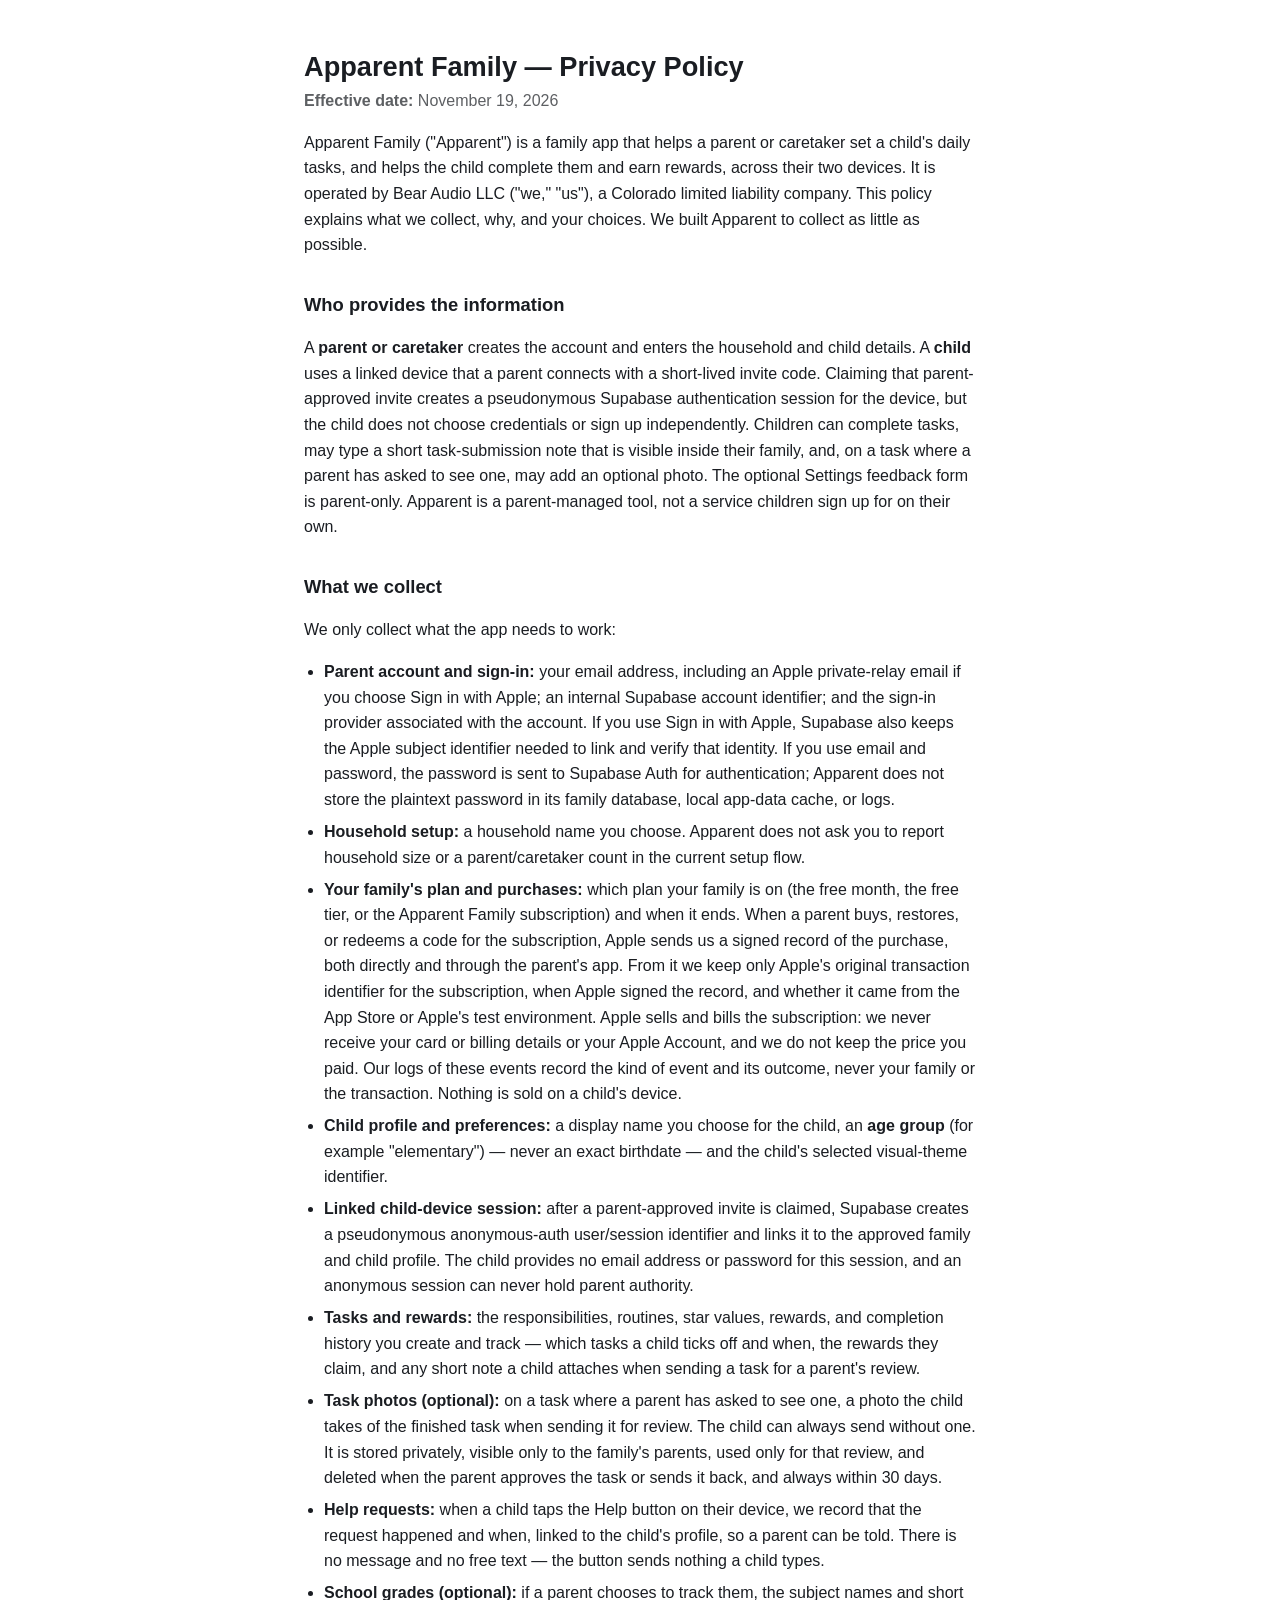
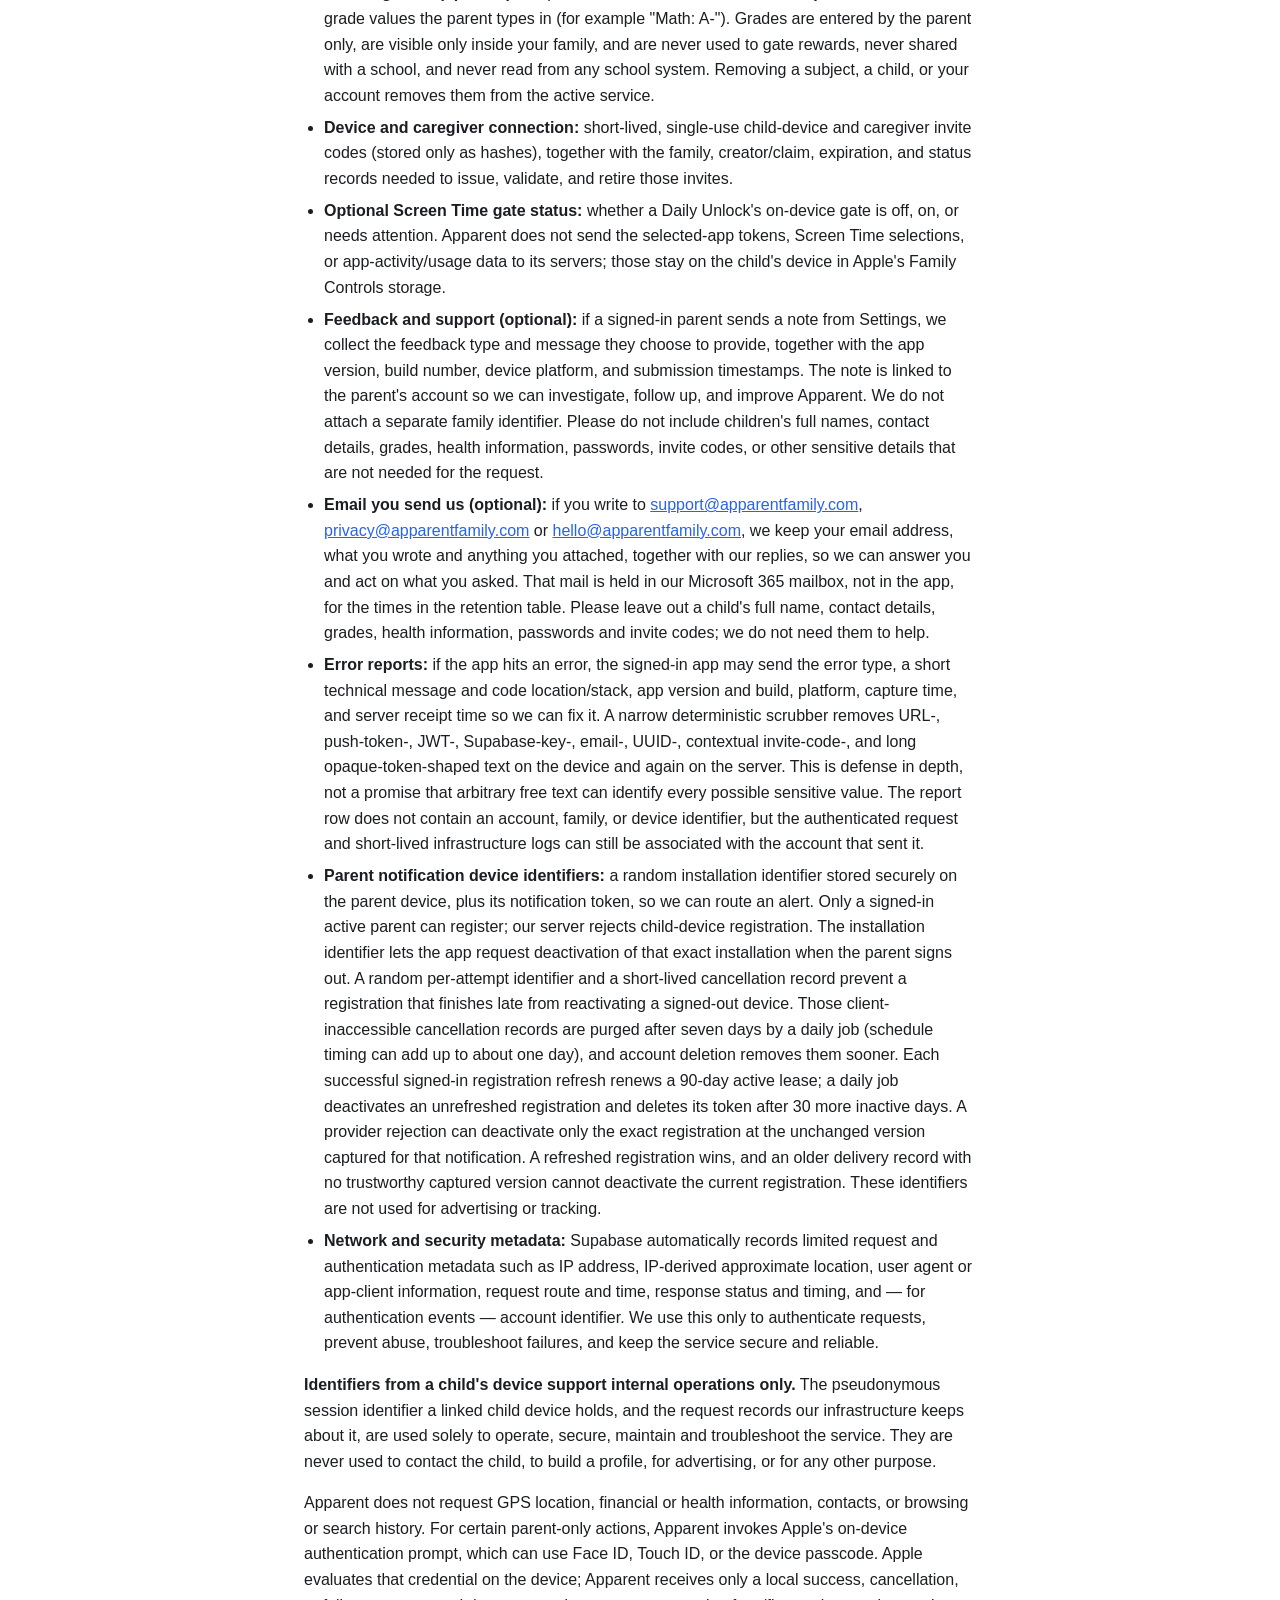
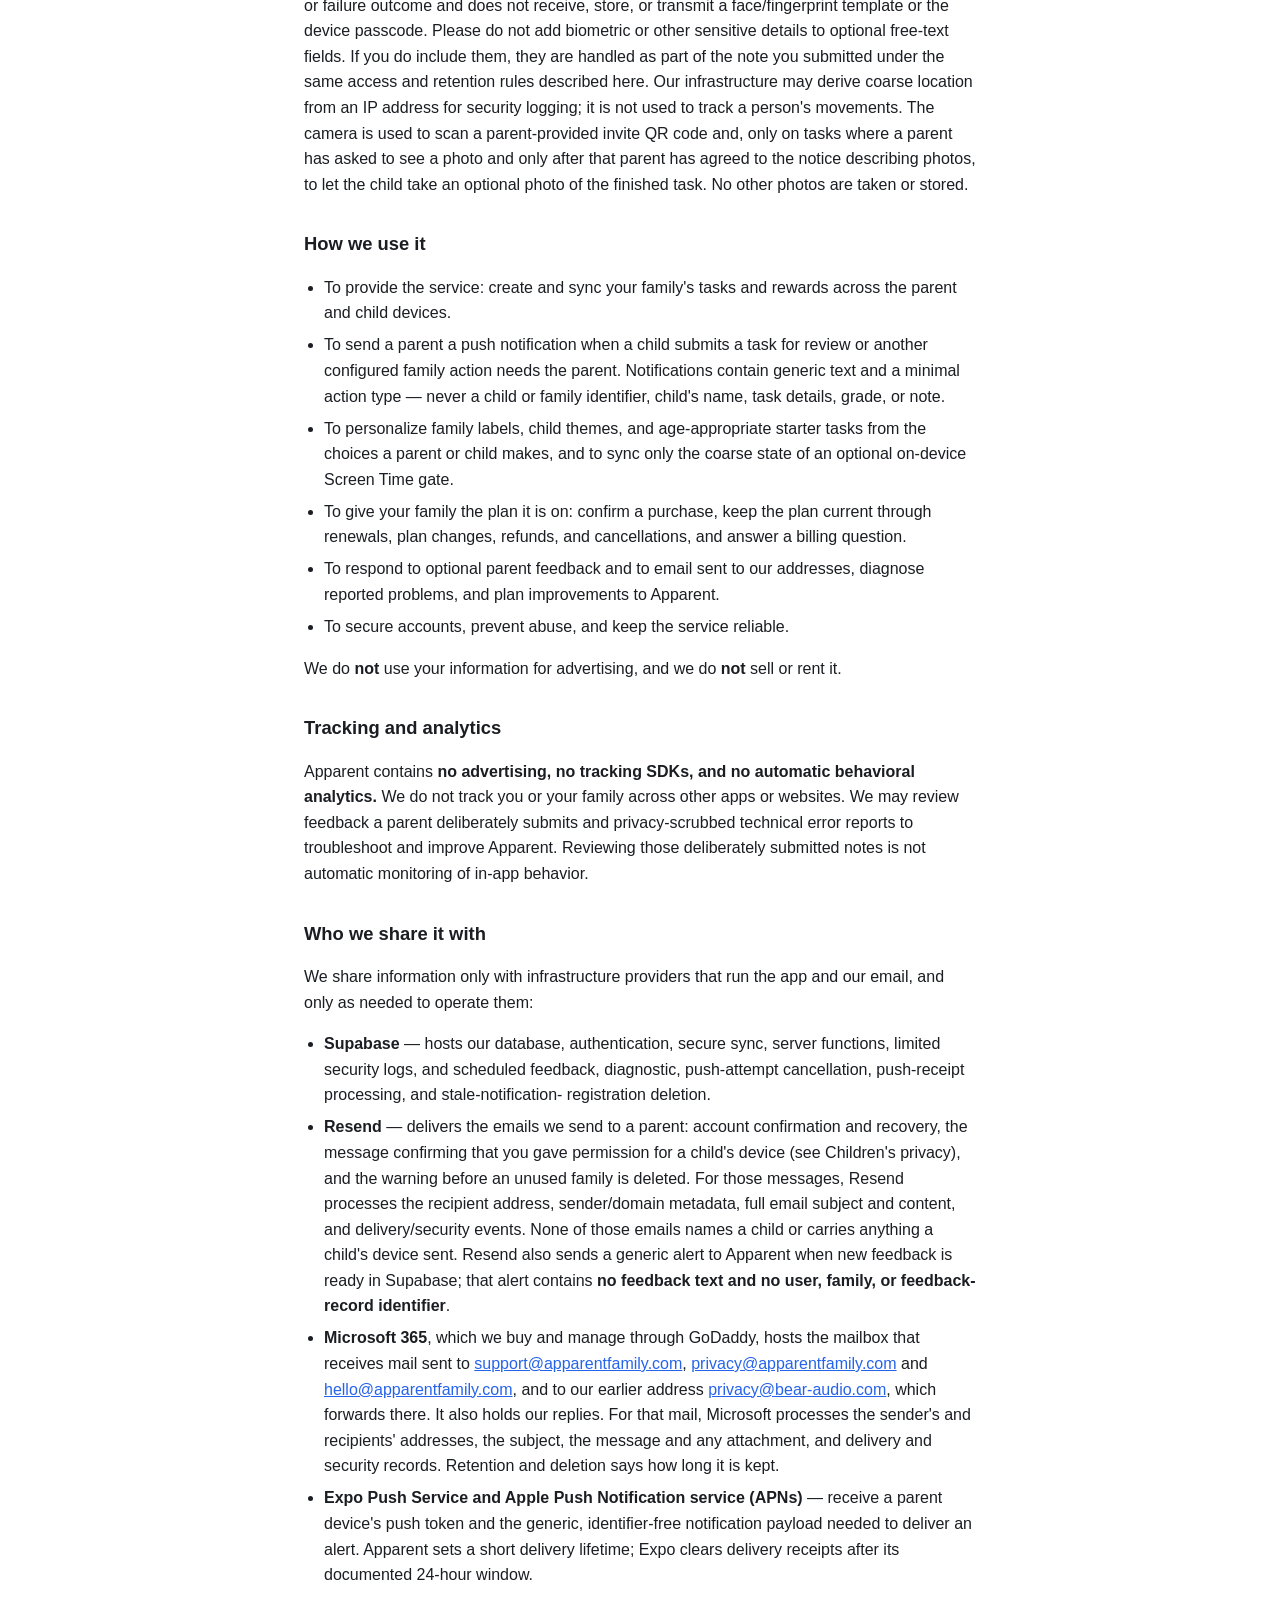
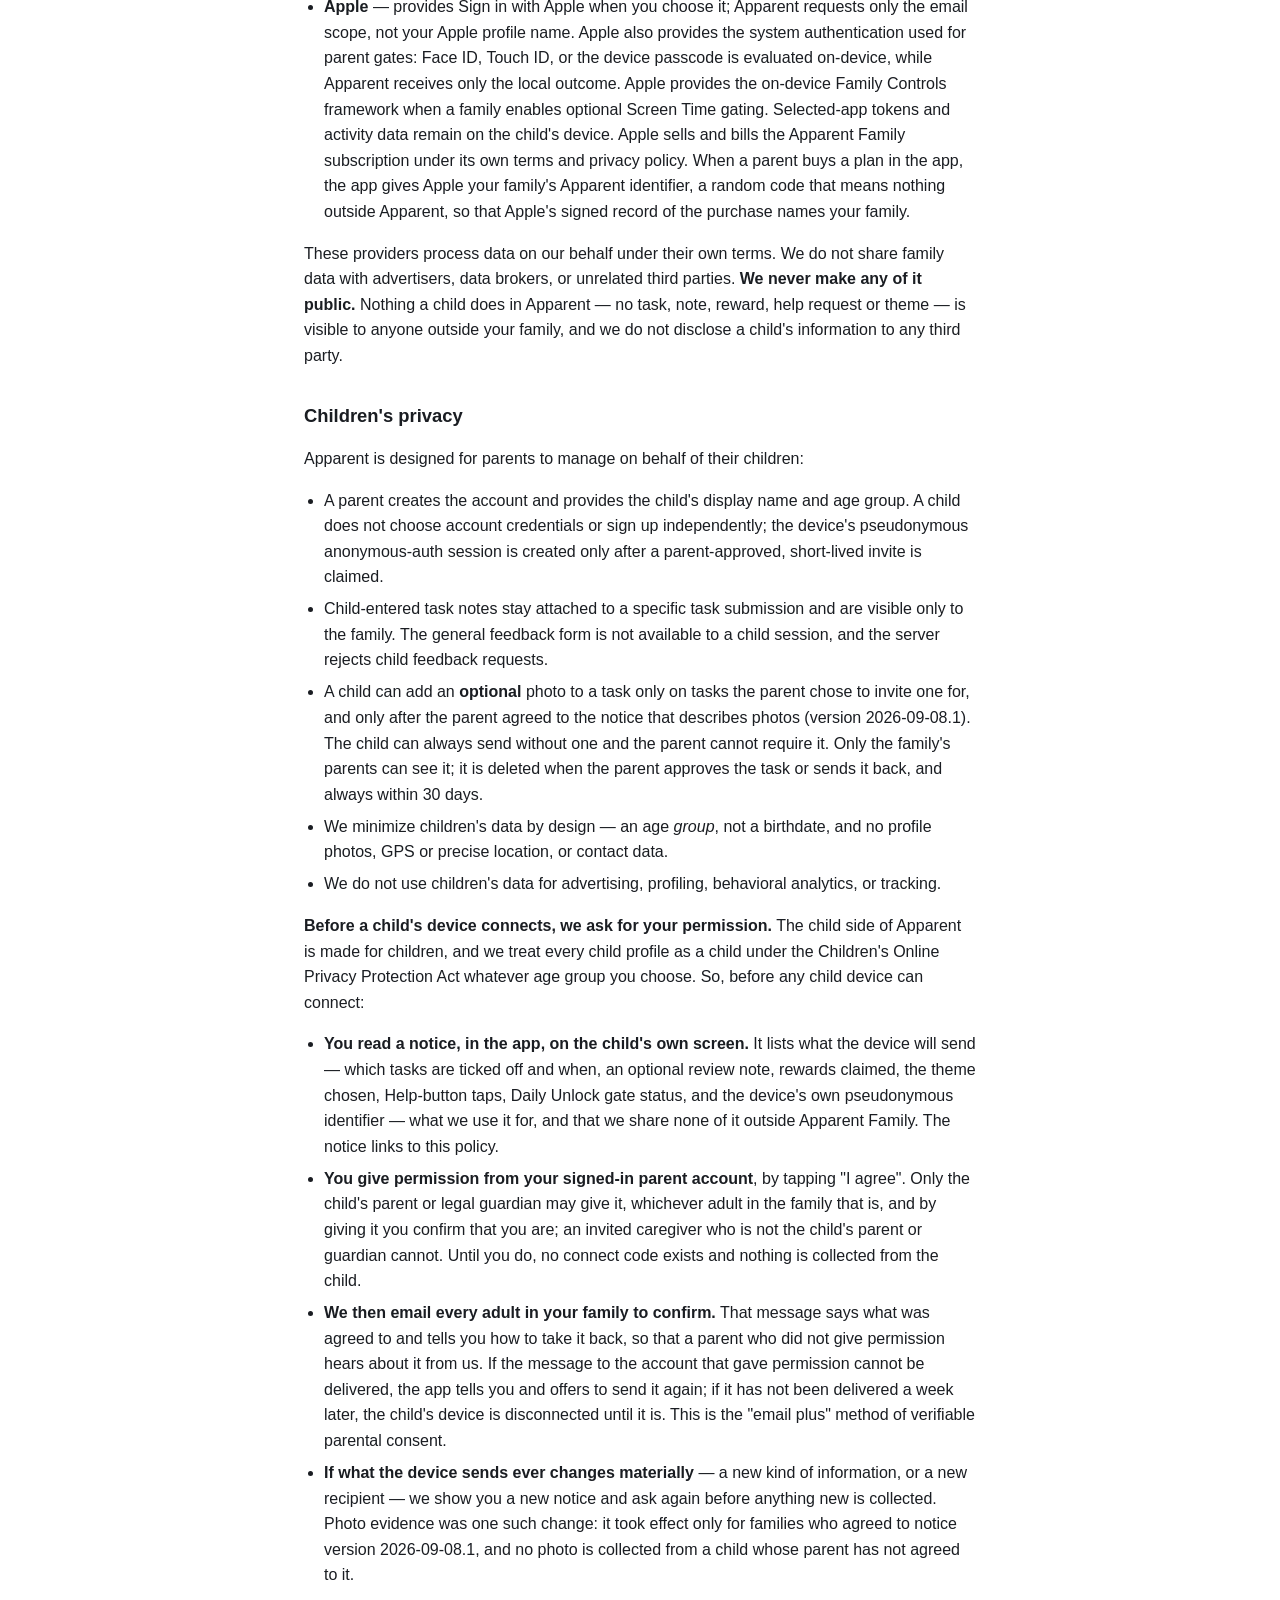
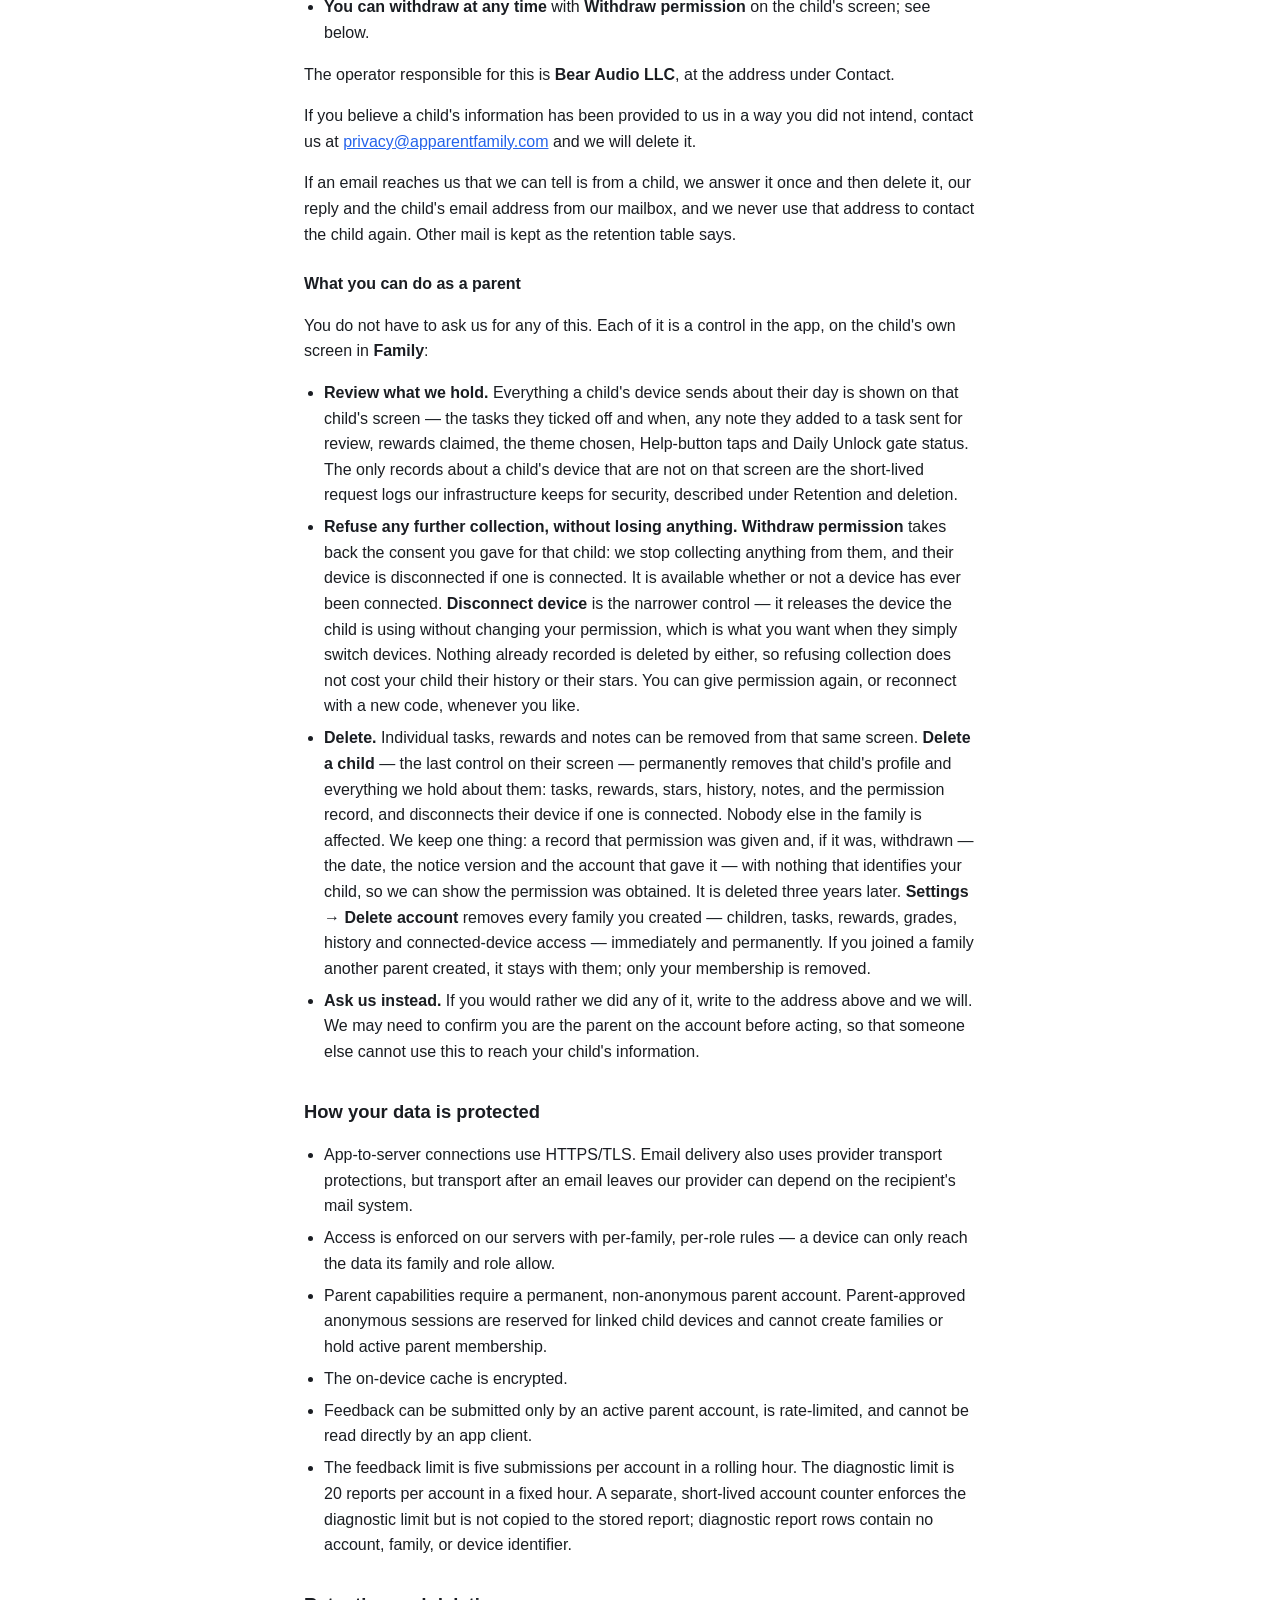
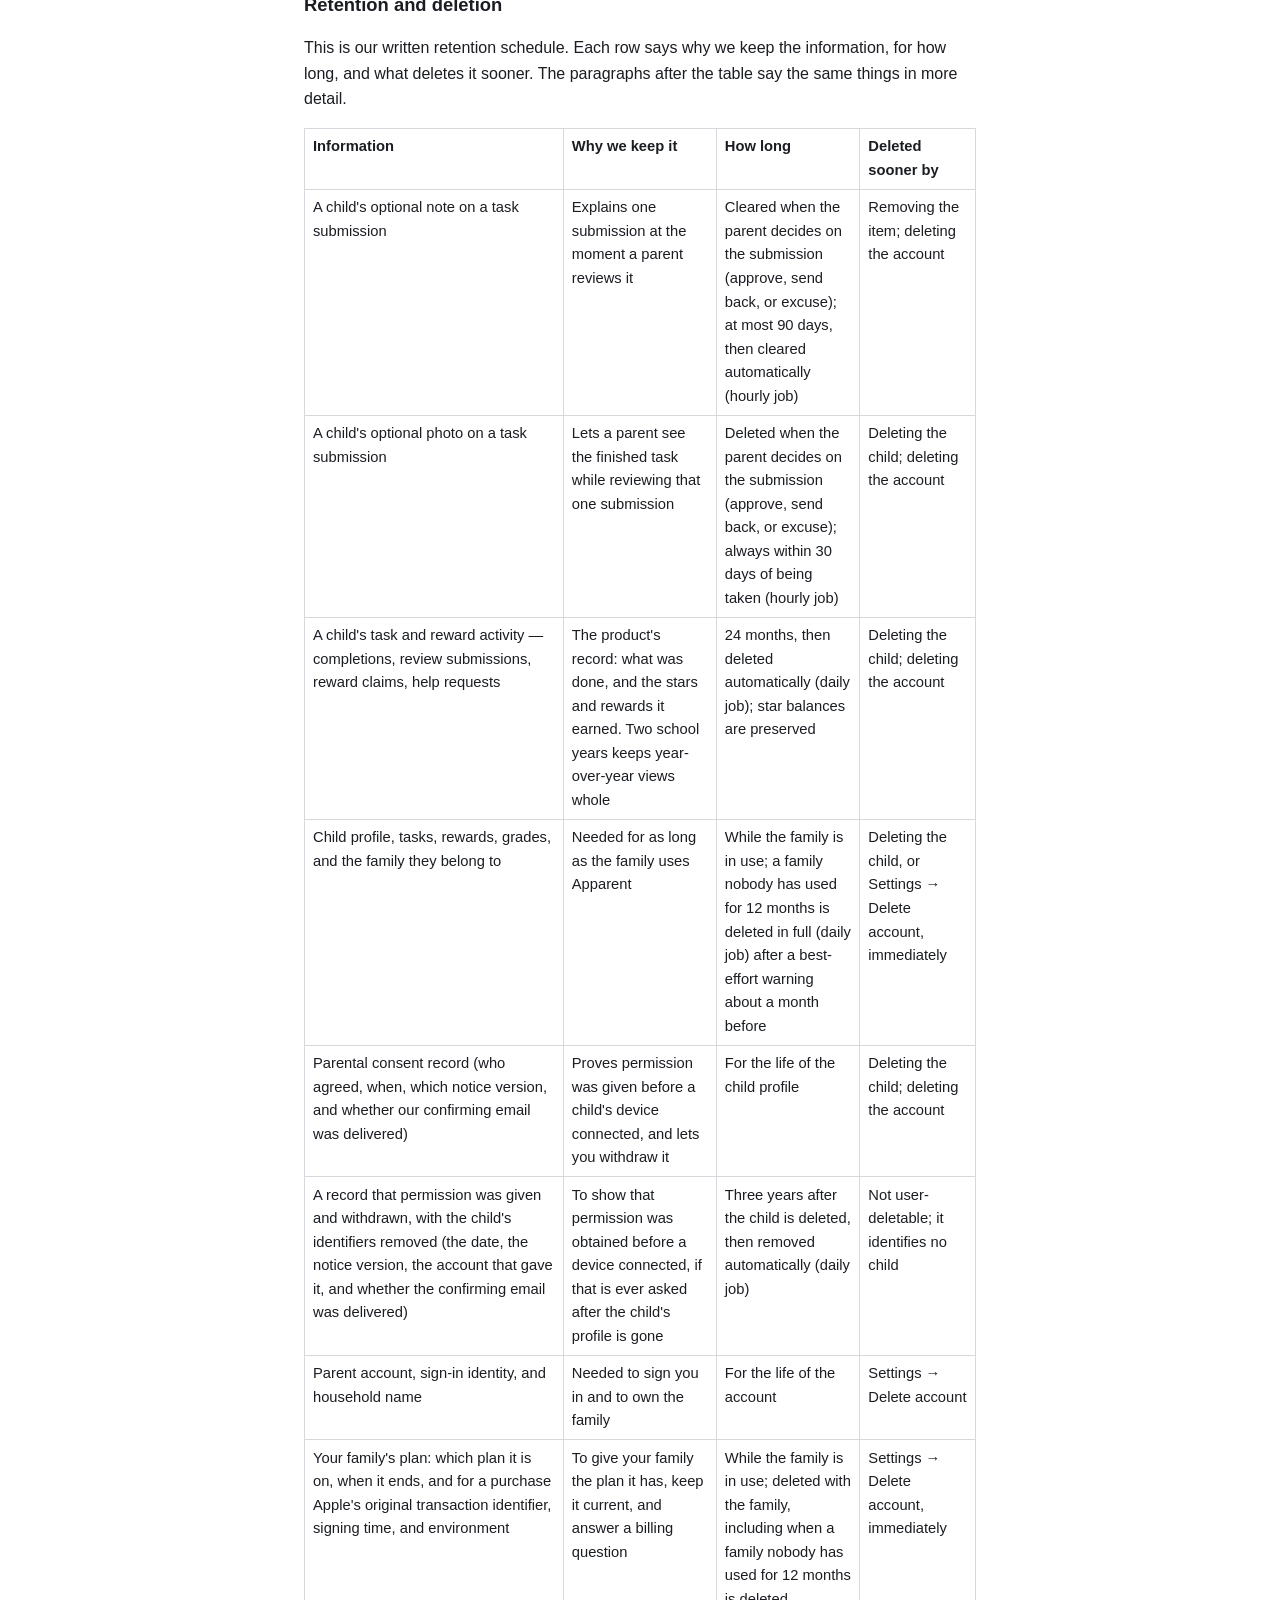
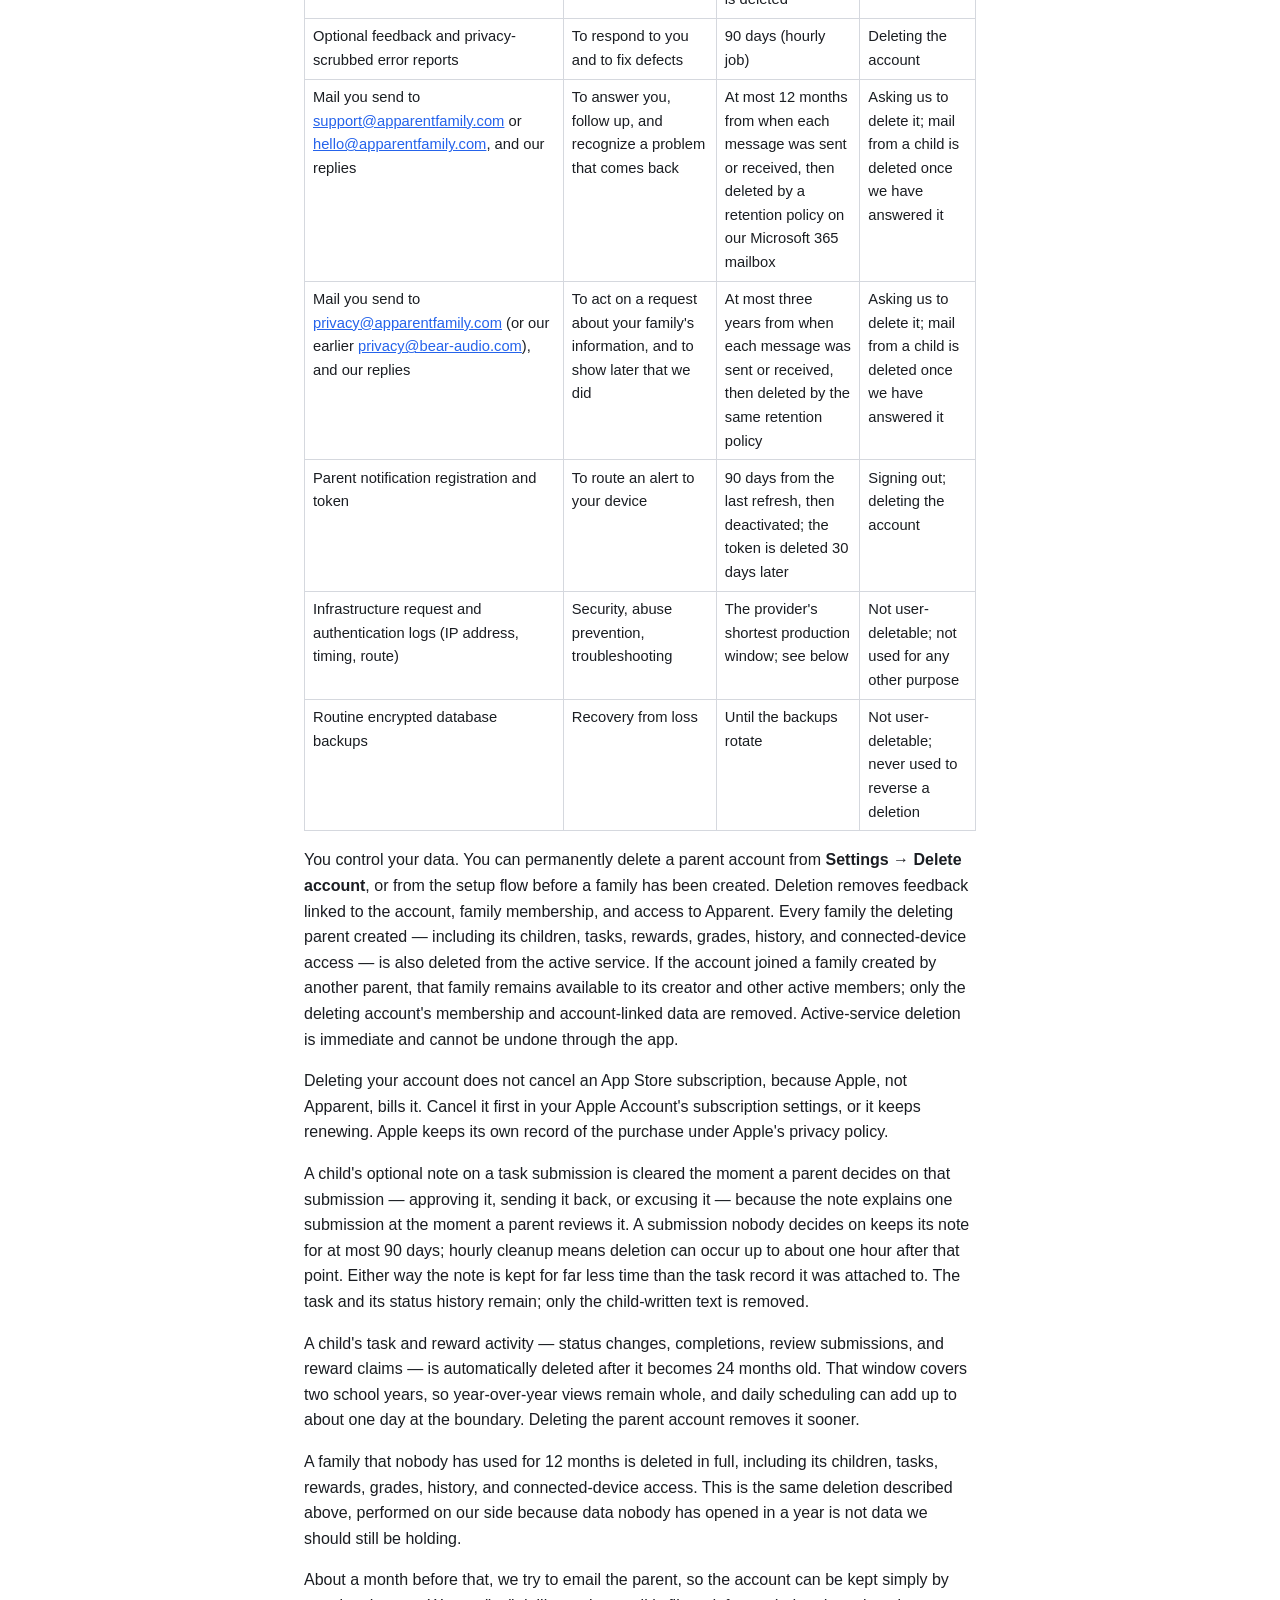
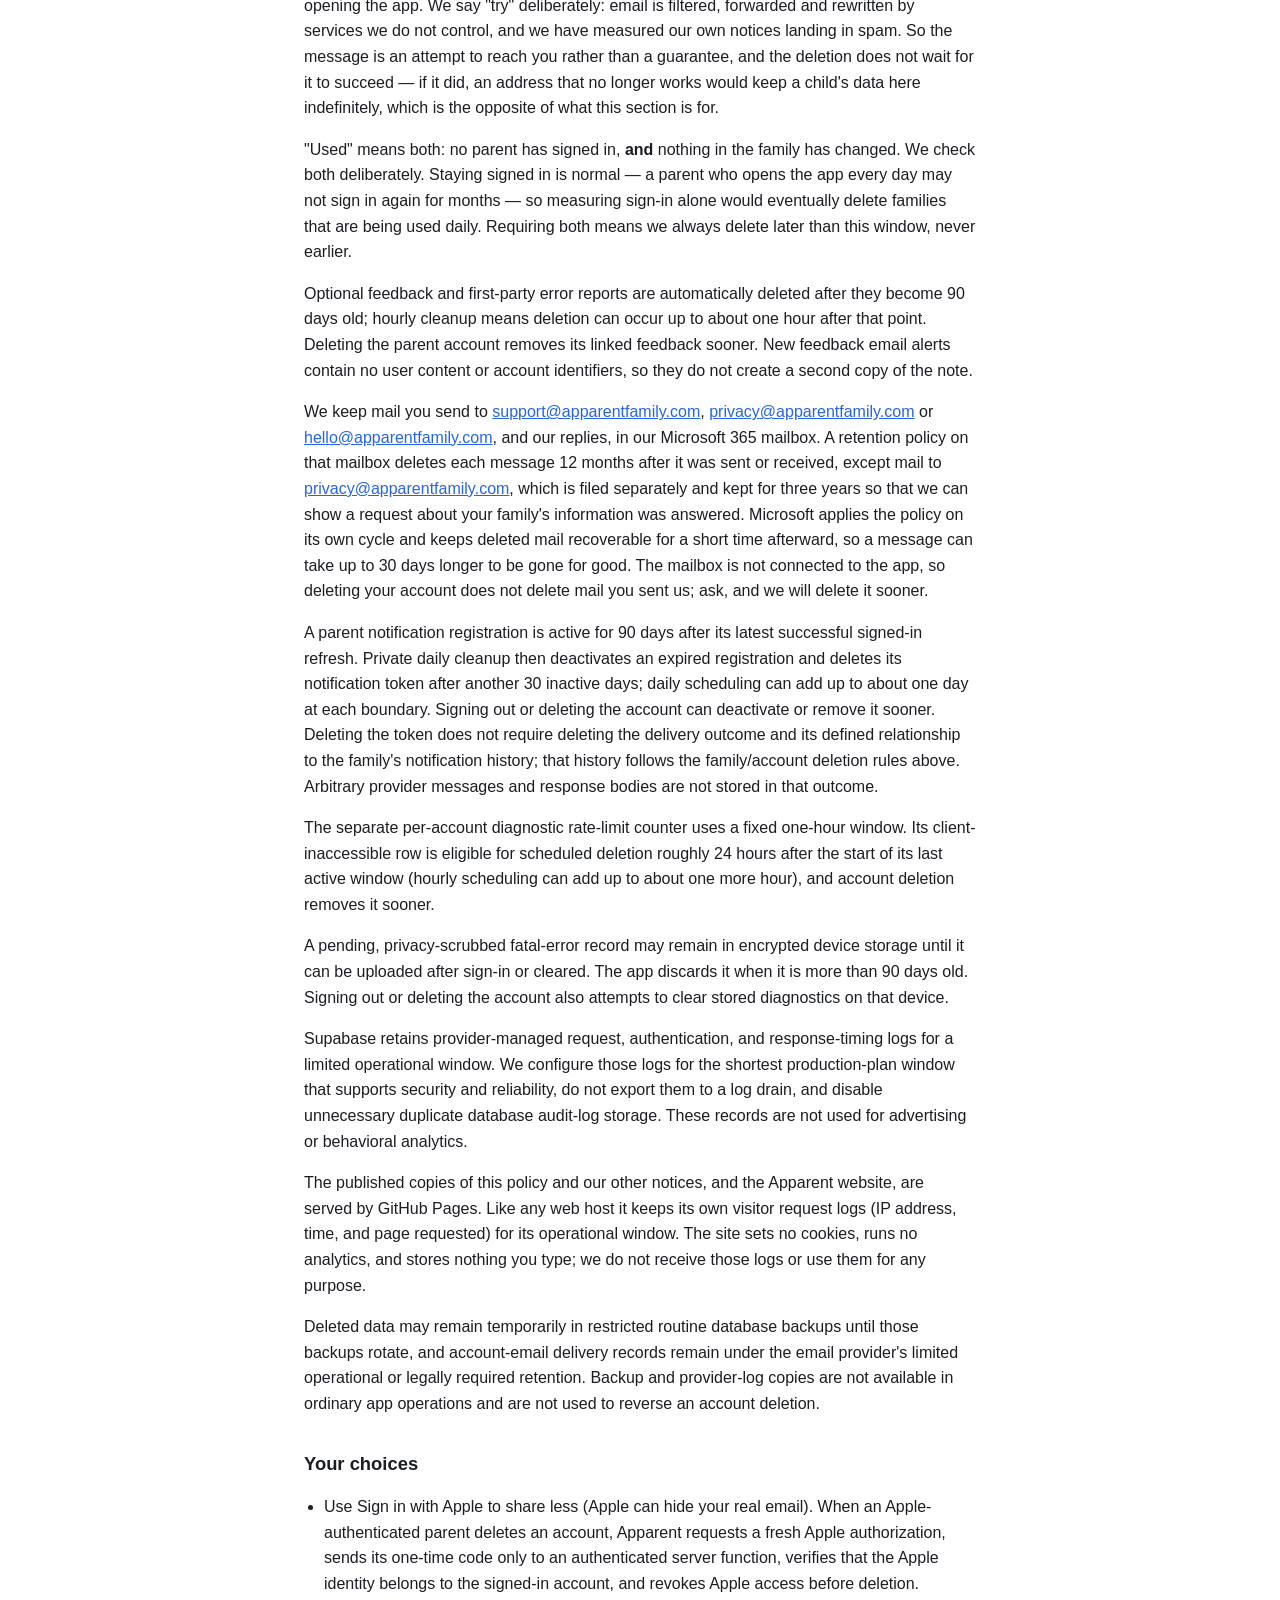
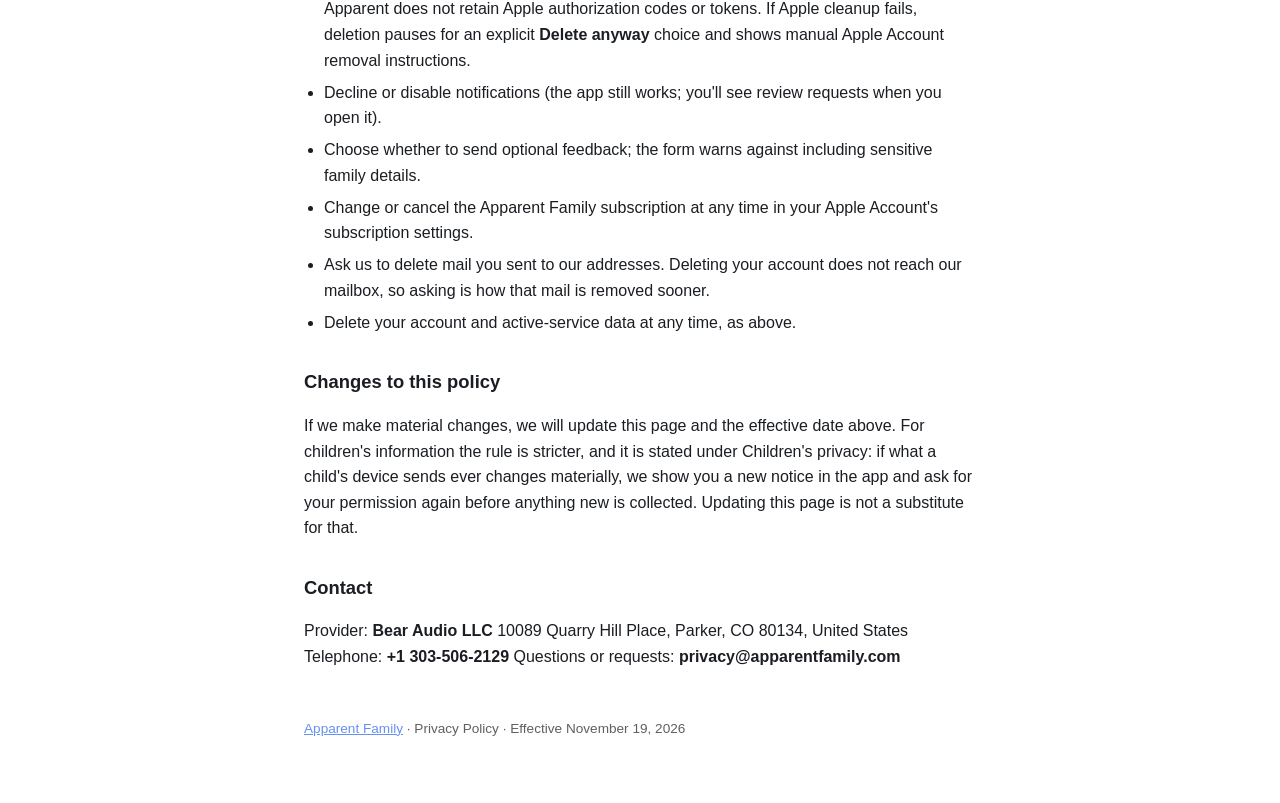
<file: privacy.html>
<!doctype html>
<html lang="en">
<head>
<meta charset="utf-8">
<meta name="viewport" content="width=device-width, initial-scale=1">
<title>Privacy Policy — Apparent Family</title>
<style>
  :root { color-scheme: light dark; }
  body {
    margin: 0 auto; padding: 2rem 1.25rem 4rem; max-width: 42rem;
    font-family: -apple-system, BlinkMacSystemFont, "Segoe UI", Roboto, sans-serif;
    line-height: 1.6; color: #1a1d22; background: #ffffff;
  }
  @media (prefers-color-scheme: dark) {
    body { color: #f2f3f5; background: #111317; }
    a { color: #7fb0ff; }
    th, td { border-color: #3a3f47; }
  }
  h1 { font-size: 1.7rem; line-height: 1.25; margin-bottom: 0.25rem; }
  h2 { font-size: 1.15rem; margin-top: 2rem; }
  h3 { font-size: 1rem; margin-top: 1.5rem; }
  .meta { opacity: 0.7; margin-top: 0; }
  ul { padding-left: 1.25rem; }
  li { margin: 0.4rem 0; }
  a { color: #2563eb; }
  table { border-collapse: collapse; width: 100%; font-size: 0.92rem; margin: 1rem 0; display: block; overflow-x: auto; }
  th, td { border: 1px solid #d5d8de; padding: 0.4rem 0.5rem; text-align: left; vertical-align: top; }
  code { font-size: 0.9em; }
  footer { margin-top: 3rem; font-size: 0.85rem; opacity: 0.7; }
</style>
</head>
<body>
<h1>Apparent Family — Privacy Policy</h1>
<p class="meta"><strong>Effective date:</strong> November 19, 2026</p>
<p>Apparent Family ("Apparent") is a family app that helps a parent or caretaker set a child's daily tasks, and helps the child complete them and earn rewards, across their two devices. It is operated by Bear Audio LLC ("we," "us"), a Colorado limited liability company. This policy explains what we collect, why, and your choices. We built Apparent to collect as little as possible.</p>
<h2>Who provides the information</h2>
<p>A <strong>parent or caretaker</strong> creates the account and enters the household and child details. A <strong>child</strong> uses a linked device that a parent connects with a short-lived invite code. Claiming that parent-approved invite creates a pseudonymous Supabase authentication session for the device, but the child does not choose credentials or sign up independently. Children can complete tasks, may type a short task-submission note that is visible inside their family, and, on a task where a parent has asked to see one, may add an optional photo. The optional Settings feedback form is parent-only. Apparent is a parent-managed tool, not a service children sign up for on their own.</p>
<h2>What we collect</h2>
<p>We only collect what the app needs to work:</p>
<ul>
  <li><strong>Parent account and sign-in:</strong> your email address, including an Apple private-relay email if you choose Sign in with Apple; an internal Supabase account identifier; and the sign-in provider associated with the account. If you use Sign in with Apple, Supabase also keeps the Apple subject identifier needed to link and verify that identity. If you use email and password, the password is sent to Supabase Auth for authentication; Apparent does not store the plaintext password in its family database, local app-data cache, or logs.</li>
  <li><strong>Household setup:</strong> a household name you choose. Apparent does not ask you to report household size or a parent/caretaker count in the current setup flow.</li>
  <li><strong>Your family's plan and purchases:</strong> which plan your family is on (the free month, the free tier, or the Apparent Family subscription) and when it ends. When a parent buys, restores, or redeems a code for the subscription, Apple sends us a signed record of the purchase, both directly and through the parent's app. From it we keep only Apple's original transaction identifier for the subscription, when Apple signed the record, and whether it came from the App Store or Apple's test environment. Apple sells and bills the subscription: we never receive your card or billing details or your Apple Account, and we do not keep the price you paid. Our logs of these events record the kind of event and its outcome, never your family or the transaction. Nothing is sold on a child's device.</li>
  <li><strong>Child profile and preferences:</strong> a display name you choose for the child, an <strong>age group</strong> (for example "elementary") — never an exact birthdate — and the child's selected visual-theme identifier.</li>
  <li><strong>Linked child-device session:</strong> after a parent-approved invite is claimed, Supabase creates a pseudonymous anonymous-auth user/session identifier and links it to the approved family and child profile. The child provides no email address or password for this session, and an anonymous session can never hold parent authority.</li>
  <li><strong>Tasks and rewards:</strong> the responsibilities, routines, star values, rewards, and completion history you create and track — which tasks a child ticks off and when, the rewards they claim, and any short note a child attaches when sending a task for a parent's review.</li>
  <li><strong>Task photos (optional):</strong> on a task where a parent has asked to see one, a photo the child takes of the finished task when sending it for review. The child can always send without one. It is stored privately, visible only to the family's parents, used only for that review, and deleted when the parent approves the task or sends it back, and always within 30 days.</li>
  <li><strong>Help requests:</strong> when a child taps the Help button on their device, we record that the request happened and when, linked to the child's profile, so a parent can be told. There is no message and no free text — the button sends nothing a child types.</li>
  <li><strong>School grades (optional):</strong> if a parent chooses to track them, the subject names and short grade values the parent types in (for example "Math: A-"). Grades are entered by the parent only, are visible only inside your family, and are never used to gate rewards, never shared with a school, and never read from any school system. Removing a subject, a child, or your account removes them from the active service.</li>
  <li><strong>Device and caregiver connection:</strong> short-lived, single-use child-device and caregiver invite codes (stored only as hashes), together with the family, creator/claim, expiration, and status records needed to issue, validate, and retire those invites.</li>
  <li><strong>Optional Screen Time gate status:</strong> whether a Daily Unlock's on-device gate is off, on, or needs attention. Apparent does not send the selected-app tokens, Screen Time selections, or app-activity/usage data to its servers; those stay on the child's device in Apple's Family Controls storage.</li>
  <li><strong>Feedback and support (optional):</strong> if a signed-in parent sends a note from Settings, we collect the feedback type and message they choose to provide, together with the app version, build number, device platform, and submission timestamps. The note is linked to the parent's account so we can investigate, follow up, and improve Apparent. We do not attach a separate family identifier. Please do not include children's full names, contact details, grades, health information, passwords, invite codes, or other sensitive details that are not needed for the request.</li>
  <li><strong>Email you send us (optional):</strong> if you write to <a href="mailto:support@apparentfamily.com">support@apparentfamily.com</a>, <a href="mailto:privacy@apparentfamily.com">privacy@apparentfamily.com</a> or <a href="mailto:hello@apparentfamily.com">hello@apparentfamily.com</a>, we keep your email address, what you wrote and anything you attached, together with our replies, so we can answer you and act on what you asked. That mail is held in our Microsoft 365 mailbox, not in the app, for the times in the retention table. Please leave out a child's full name, contact details, grades, health information, passwords and invite codes; we do not need them to help.</li>
  <li><strong>Error reports:</strong> if the app hits an error, the signed-in app may send the error type, a short technical message and code location/stack, app version and build, platform, capture time, and server receipt time so we can fix it. A narrow deterministic scrubber removes URL-, push-token-, JWT-, Supabase-key-, email-, UUID-, contextual invite-code-, and long opaque-token-shaped text on the device and again on the server. This is defense in depth, not a promise that arbitrary free text can identify every possible sensitive value. The report row does not contain an account, family, or device identifier, but the authenticated request and short-lived infrastructure logs can still be associated with the account that sent it.</li>
  <li><strong>Parent notification device identifiers:</strong> a random installation identifier stored securely on the parent device, plus its notification token, so we can route an alert. Only a signed-in active parent can register; our server rejects child-device registration. The installation identifier lets the app request deactivation of that exact installation when the parent signs out. A random per-attempt identifier and a short-lived cancellation record prevent a registration that finishes late from reactivating a signed-out device. Those client-inaccessible cancellation records are purged after seven days by a daily job (schedule timing can add up to about one day), and account deletion removes them sooner. Each successful signed-in registration refresh renews a 90-day active lease; a daily job deactivates an unrefreshed registration and deletes its token after 30 more inactive days. A provider rejection can deactivate only the exact registration at the unchanged version captured for that notification. A refreshed registration wins, and an older delivery record with no trustworthy captured version cannot deactivate the current registration. These identifiers are not used for advertising or tracking.</li>
  <li><strong>Network and security metadata:</strong> Supabase automatically records limited request and authentication metadata such as IP address, IP-derived approximate location, user agent or app-client information, request route and time, response status and timing, and — for authentication events — account identifier. We use this only to authenticate requests, prevent abuse, troubleshoot failures, and keep the service secure and reliable.</li>
</ul>
<p><strong>Identifiers from a child's device support internal operations only.</strong> The pseudonymous session identifier a linked child device holds, and the request records our infrastructure keeps about it, are used solely to operate, secure, maintain and troubleshoot the service. They are never used to contact the child, to build a profile, for advertising, or for any other purpose.</p>
<p>Apparent does not request GPS location, financial or health information, contacts, or browsing or search history. For certain parent-only actions, Apparent invokes Apple's on-device authentication prompt, which can use Face ID, Touch ID, or the device passcode. Apple evaluates that credential on the device; Apparent receives only a local success, cancellation, or failure outcome and does not receive, store, or transmit a face/fingerprint template or the device passcode. Please do not add biometric or other sensitive details to optional free-text fields. If you do include them, they are handled as part of the note you submitted under the same access and retention rules described here. Our infrastructure may derive coarse location from an IP address for security logging; it is not used to track a person's movements. The camera is used to scan a parent-provided invite QR code and, only on tasks where a parent has asked to see a photo and only after that parent has agreed to the notice describing photos, to let the child take an optional photo of the finished task. No other photos are taken or stored.</p>
<h2>How we use it</h2>
<ul>
  <li>To provide the service: create and sync your family's tasks and rewards across the parent and child devices.</li>
  <li>To send a parent a push notification when a child submits a task for review or another configured family action needs the parent. Notifications contain generic text and a minimal action type — never a child or family identifier, child's name, task details, grade, or note.</li>
  <li>To personalize family labels, child themes, and age-appropriate starter tasks from the choices a parent or child makes, and to sync only the coarse state of an optional on-device Screen Time gate.</li>
  <li>To give your family the plan it is on: confirm a purchase, keep the plan current through renewals, plan changes, refunds, and cancellations, and answer a billing question.</li>
  <li>To respond to optional parent feedback and to email sent to our addresses, diagnose reported problems, and plan improvements to Apparent.</li>
  <li>To secure accounts, prevent abuse, and keep the service reliable.</li>
</ul>
<p>We do <strong>not</strong> use your information for advertising, and we do <strong>not</strong> sell or rent it.</p>
<h2>Tracking and analytics</h2>
<p>Apparent contains <strong>no advertising, no tracking SDKs, and no automatic behavioral analytics.</strong> We do not track you or your family across other apps or websites. We may review feedback a parent deliberately submits and privacy-scrubbed technical error reports to troubleshoot and improve Apparent. Reviewing those deliberately submitted notes is not automatic monitoring of in-app behavior.</p>
<h2>Who we share it with</h2>
<p>We share information only with infrastructure providers that run the app and our email, and only as needed to operate them:</p>
<ul>
  <li><strong>Supabase</strong> — hosts our database, authentication, secure sync, server functions, limited security logs, and scheduled feedback, diagnostic, push-attempt cancellation, push-receipt processing, and stale-notification- registration deletion.</li>
  <li><strong>Resend</strong> — delivers the emails we send to a parent: account confirmation and recovery, the message confirming that you gave permission for a child's device (see Children's privacy), and the warning before an unused family is deleted. For those messages, Resend processes the recipient address, sender/domain metadata, full email subject and content, and delivery/security events. None of those emails names a child or carries anything a child's device sent. Resend also sends a generic alert to Apparent when new feedback is ready in Supabase; that alert contains <strong>no feedback text and no user, family, or feedback-record identifier</strong>.</li>
  <li><strong>Microsoft 365</strong>, which we buy and manage through GoDaddy, hosts the mailbox that receives mail sent to <a href="mailto:support@apparentfamily.com">support@apparentfamily.com</a>, <a href="mailto:privacy@apparentfamily.com">privacy@apparentfamily.com</a> and <a href="mailto:hello@apparentfamily.com">hello@apparentfamily.com</a>, and to our earlier address <a href="mailto:privacy@bear-audio.com">privacy@bear-audio.com</a>, which forwards there. It also holds our replies. For that mail, Microsoft processes the sender's and recipients' addresses, the subject, the message and any attachment, and delivery and security records. Retention and deletion says how long it is kept.</li>
  <li><strong>Expo Push Service and Apple Push Notification service (APNs)</strong> — receive a parent device's push token and the generic, identifier-free notification payload needed to deliver an alert. Apparent sets a short delivery lifetime; Expo clears delivery receipts after its documented 24-hour window.</li>
  <li><strong>Apple</strong> — provides Sign in with Apple when you choose it; Apparent requests only the email scope, not your Apple profile name. Apple also provides the system authentication used for parent gates: Face ID, Touch ID, or the device passcode is evaluated on-device, while Apparent receives only the local outcome. Apple provides the on-device Family Controls framework when a family enables optional Screen Time gating. Selected-app tokens and activity data remain on the child's device. Apple sells and bills the Apparent Family subscription under its own terms and privacy policy. When a parent buys a plan in the app, the app gives Apple your family's Apparent identifier, a random code that means nothing outside Apparent, so that Apple's signed record of the purchase names your family.</li>
</ul>
<p>These providers process data on our behalf under their own terms. We do not share family data with advertisers, data brokers, or unrelated third parties. <strong>We never make any of it public.</strong> Nothing a child does in Apparent — no task, note, reward, help request or theme — is visible to anyone outside your family, and we do not disclose a child's information to any third party.</p>
<h2>Children's privacy</h2>
<p>Apparent is designed for parents to manage on behalf of their children:</p>
<ul>
  <li>A parent creates the account and provides the child's display name and age group. A child does not choose account credentials or sign up independently; the device's pseudonymous anonymous-auth session is created only after a parent-approved, short-lived invite is claimed.</li>
  <li>Child-entered task notes stay attached to a specific task submission and are visible only to the family. The general feedback form is not available to a child session, and the server rejects child feedback requests.</li>
  <li>A child can add an <strong>optional</strong> photo to a task only on tasks the parent chose to invite one for, and only after the parent agreed to the notice that describes photos (version 2026-09-08.1). The child can always send without one and the parent cannot require it. Only the family's parents can see it; it is deleted when the parent approves the task or sends it back, and always within 30 days.</li>
  <li>We minimize children's data by design — an age <em>group</em>, not a birthdate, and no profile photos, GPS or precise location, or contact data.</li>
  <li>We do not use children's data for advertising, profiling, behavioral analytics, or tracking.</li>
</ul>
<p><strong>Before a child's device connects, we ask for your permission.</strong> The child side of Apparent is made for children, and we treat every child profile as a child under the Children's Online Privacy Protection Act whatever age group you choose. So, before any child device can connect:</p>
<ul>
  <li><strong>You read a notice, in the app, on the child's own screen.</strong> It lists what the device will send — which tasks are ticked off and when, an optional review note, rewards claimed, the theme chosen, Help-button taps, Daily Unlock gate status, and the device's own pseudonymous identifier — what we use it for, and that we share none of it outside Apparent Family. The notice links to this policy.</li>
  <li><strong>You give permission from your signed-in parent account</strong>, by tapping "I agree". Only the child's parent or legal guardian may give it, whichever adult in the family that is, and by giving it you confirm that you are; an invited caregiver who is not the child's parent or guardian cannot. Until you do, no connect code exists and nothing is collected from the child.</li>
  <li><strong>We then email every adult in your family to confirm.</strong> That message says what was agreed to and tells you how to take it back, so that a parent who did not give permission hears about it from us. If the message to the account that gave permission cannot be delivered, the app tells you and offers to send it again; if it has not been delivered a week later, the child's device is disconnected until it is. This is the "email plus" method of verifiable parental consent.</li>
  <li><strong>If what the device sends ever changes materially</strong> — a new kind of information, or a new recipient — we show you a new notice and ask again before anything new is collected. Photo evidence was one such change: it took effect only for families who agreed to notice version 2026-09-08.1, and no photo is collected from a child whose parent has not agreed to it.</li>
  <li><strong>You can withdraw at any time</strong> with <strong>Withdraw permission</strong> on the child's screen; see below.</li>
</ul>
<p>The operator responsible for this is <strong>Bear Audio LLC</strong>, at the address under Contact.</p>
<p>If you believe a child's information has been provided to us in a way you did not intend, contact us at <a href="mailto:privacy@apparentfamily.com">privacy@apparentfamily.com</a> and we will delete it.</p>
<p>If an email reaches us that we can tell is from a child, we answer it once and then delete it, our reply and the child's email address from our mailbox, and we never use that address to contact the child again. Other mail is kept as the retention table says.</p>
<h3>What you can do as a parent</h3>
<p>You do not have to ask us for any of this. Each of it is a control in the app, on the child's own screen in <strong>Family</strong>:</p>
<ul>
  <li><strong>Review what we hold.</strong> Everything a child's device sends about their day is shown on that child's screen — the tasks they ticked off and when, any note they added to a task sent for review, rewards claimed, the theme chosen, Help-button taps and Daily Unlock gate status. The only records about a child's device that are not on that screen are the short-lived request logs our infrastructure keeps for security, described under Retention and deletion.</li>
  <li><strong>Refuse any further collection, without losing anything.</strong> <strong>Withdraw permission</strong> takes back the consent you gave for that child: we stop collecting anything from them, and their device is disconnected if one is connected. It is available whether or not a device has ever been connected. <strong>Disconnect device</strong> is the narrower control — it releases the device the child is using without changing your permission, which is what you want when they simply switch devices. Nothing already recorded is deleted by either, so refusing collection does not cost your child their history or their stars. You can give permission again, or reconnect with a new code, whenever you like.</li>
  <li><strong>Delete.</strong> Individual tasks, rewards and notes can be removed from that same screen. <strong>Delete a child</strong> — the last control on their screen — permanently removes that child's profile and everything we hold about them: tasks, rewards, stars, history, notes, and the permission record, and disconnects their device if one is connected. Nobody else in the family is affected. We keep one thing: a record that permission was given and, if it was, withdrawn — the date, the notice version and the account that gave it — with nothing that identifies your child, so we can show the permission was obtained. It is deleted three years later. <strong>Settings → Delete account</strong> removes every family you created — children, tasks, rewards, grades, history and connected-device access — immediately and permanently. If you joined a family another parent created, it stays with them; only your membership is removed.</li>
  <li><strong>Ask us instead.</strong> If you would rather we did any of it, write to the address above and we will. We may need to confirm you are the parent on the account before acting, so that someone else cannot use this to reach your child's information.</li>
</ul>
<h2>How your data is protected</h2>
<ul>
  <li>App-to-server connections use HTTPS/TLS. Email delivery also uses provider transport protections, but transport after an email leaves our provider can depend on the recipient's mail system.</li>
  <li>Access is enforced on our servers with per-family, per-role rules — a device can only reach the data its family and role allow.</li>
  <li>Parent capabilities require a permanent, non-anonymous parent account. Parent-approved anonymous sessions are reserved for linked child devices and cannot create families or hold active parent membership.</li>
  <li>The on-device cache is encrypted.</li>
  <li>Feedback can be submitted only by an active parent account, is rate-limited, and cannot be read directly by an app client.</li>
  <li>The feedback limit is five submissions per account in a rolling hour. The diagnostic limit is 20 reports per account in a fixed hour. A separate, short-lived account counter enforces the diagnostic limit but is not copied to the stored report; diagnostic report rows contain no account, family, or device identifier.</li>
</ul>
<h2>Retention and deletion</h2>
<p>This is our written retention schedule. Each row says why we keep the information, for how long, and what deletes it sooner. The paragraphs after the table say the same things in more detail.</p>
<table>
<thead><tr><th>Information</th><th>Why we keep it</th><th>How long</th><th>Deleted sooner by</th></tr></thead>
<tbody>
<tr><td>A child's optional note on a task submission</td><td>Explains one submission at the moment a parent reviews it</td><td>Cleared when the parent decides on the submission (approve, send back, or excuse); at most 90 days, then cleared automatically (hourly job)</td><td>Removing the item; deleting the account</td></tr>
<tr><td>A child's optional photo on a task submission</td><td>Lets a parent see the finished task while reviewing that one submission</td><td>Deleted when the parent decides on the submission (approve, send back, or excuse); always within 30 days of being taken (hourly job)</td><td>Deleting the child; deleting the account</td></tr>
<tr><td>A child's task and reward activity — completions, review submissions, reward claims, help requests</td><td>The product's record: what was done, and the stars and rewards it earned. Two school years keeps year-over-year views whole</td><td>24 months, then deleted automatically (daily job); star balances are preserved</td><td>Deleting the child; deleting the account</td></tr>
<tr><td>Child profile, tasks, rewards, grades, and the family they belong to</td><td>Needed for as long as the family uses Apparent</td><td>While the family is in use; a family nobody has used for 12 months is deleted in full (daily job) after a best-effort warning about a month before</td><td>Deleting the child, or Settings → Delete account, immediately</td></tr>
<tr><td>Parental consent record (who agreed, when, which notice version, and whether our confirming email was delivered)</td><td>Proves permission was given before a child's device connected, and lets you withdraw it</td><td>For the life of the child profile</td><td>Deleting the child; deleting the account</td></tr>
<tr><td>A record that permission was given and withdrawn, with the child's identifiers removed (the date, the notice version, the account that gave it, and whether the confirming email was delivered)</td><td>To show that permission was obtained before a device connected, if that is ever asked after the child's profile is gone</td><td>Three years after the child is deleted, then removed automatically (daily job)</td><td>Not user-deletable; it identifies no child</td></tr>
<tr><td>Parent account, sign-in identity, and household name</td><td>Needed to sign you in and to own the family</td><td>For the life of the account</td><td>Settings → Delete account</td></tr>
<tr><td>Your family's plan: which plan it is on, when it ends, and for a purchase Apple's original transaction identifier, signing time, and environment</td><td>To give your family the plan it has, keep it current, and answer a billing question</td><td>While the family is in use; deleted with the family, including when a family nobody has used for 12 months is deleted</td><td>Settings → Delete account, immediately</td></tr>
<tr><td>Optional feedback and privacy-scrubbed error reports</td><td>To respond to you and to fix defects</td><td>90 days (hourly job)</td><td>Deleting the account</td></tr>
<tr><td>Mail you send to <a href="mailto:support@apparentfamily.com">support@apparentfamily.com</a> or <a href="mailto:hello@apparentfamily.com">hello@apparentfamily.com</a>, and our replies</td><td>To answer you, follow up, and recognize a problem that comes back</td><td>At most 12 months from when each message was sent or received, then deleted by a retention policy on our Microsoft 365 mailbox</td><td>Asking us to delete it; mail from a child is deleted once we have answered it</td></tr>
<tr><td>Mail you send to <a href="mailto:privacy@apparentfamily.com">privacy@apparentfamily.com</a> (or our earlier <a href="mailto:privacy@bear-audio.com">privacy@bear-audio.com</a>), and our replies</td><td>To act on a request about your family's information, and to show later that we did</td><td>At most three years from when each message was sent or received, then deleted by the same retention policy</td><td>Asking us to delete it; mail from a child is deleted once we have answered it</td></tr>
<tr><td>Parent notification registration and token</td><td>To route an alert to your device</td><td>90 days from the last refresh, then deactivated; the token is deleted 30 days later</td><td>Signing out; deleting the account</td></tr>
<tr><td>Infrastructure request and authentication logs (IP address, timing, route)</td><td>Security, abuse prevention, troubleshooting</td><td>The provider's shortest production window; see below</td><td>Not user-deletable; not used for any other purpose</td></tr>
<tr><td>Routine encrypted database backups</td><td>Recovery from loss</td><td>Until the backups rotate</td><td>Not user-deletable; never used to reverse a deletion</td></tr>
</tbody></table>
<p>You control your data. You can permanently delete a parent account from <strong>Settings → Delete account</strong>, or from the setup flow before a family has been created. Deletion removes feedback linked to the account, family membership, and access to Apparent. Every family the deleting parent created — including its children, tasks, rewards, grades, history, and connected-device access — is also deleted from the active service. If the account joined a family created by another parent, that family remains available to its creator and other active members; only the deleting account's membership and account-linked data are removed. Active-service deletion is immediate and cannot be undone through the app.</p>
<p>Deleting your account does not cancel an App Store subscription, because Apple, not Apparent, bills it. Cancel it first in your Apple Account's subscription settings, or it keeps renewing. Apple keeps its own record of the purchase under Apple's privacy policy.</p>
<p>A child's optional note on a task submission is cleared the moment a parent decides on that submission — approving it, sending it back, or excusing it — because the note explains one submission at the moment a parent reviews it. A submission nobody decides on keeps its note for at most 90 days; hourly cleanup means deletion can occur up to about one hour after that point. Either way the note is kept for far less time than the task record it was attached to. The task and its status history remain; only the child-written text is removed.</p>
<p>A child's task and reward activity — status changes, completions, review submissions, and reward claims — is automatically deleted after it becomes 24 months old. That window covers two school years, so year-over-year views remain whole, and daily scheduling can add up to about one day at the boundary. Deleting the parent account removes it sooner.</p>
<p>A family that nobody has used for 12 months is deleted in full, including its children, tasks, rewards, grades, history, and connected-device access. This is the same deletion described above, performed on our side because data nobody has opened in a year is not data we should still be holding.</p>
<p>About a month before that, we try to email the parent, so the account can be kept simply by opening the app. We say "try" deliberately: email is filtered, forwarded and rewritten by services we do not control, and we have measured our own notices landing in spam. So the message is an attempt to reach you rather than a guarantee, and the deletion does not wait for it to succeed — if it did, an address that no longer works would keep a child's data here indefinitely, which is the opposite of what this section is for.</p>
<p>"Used" means both: no parent has signed in, <strong>and</strong> nothing in the family has changed. We check both deliberately. Staying signed in is normal — a parent who opens the app every day may not sign in again for months — so measuring sign-in alone would eventually delete families that are being used daily. Requiring both means we always delete later than this window, never earlier.</p>
<p>Optional feedback and first-party error reports are automatically deleted after they become 90 days old; hourly cleanup means deletion can occur up to about one hour after that point. Deleting the parent account removes its linked feedback sooner. New feedback email alerts contain no user content or account identifiers, so they do not create a second copy of the note.</p>
<p>We keep mail you send to <a href="mailto:support@apparentfamily.com">support@apparentfamily.com</a>, <a href="mailto:privacy@apparentfamily.com">privacy@apparentfamily.com</a> or <a href="mailto:hello@apparentfamily.com">hello@apparentfamily.com</a>, and our replies, in our Microsoft 365 mailbox. A retention policy on that mailbox deletes each message 12 months after it was sent or received, except mail to <a href="mailto:privacy@apparentfamily.com">privacy@apparentfamily.com</a>, which is filed separately and kept for three years so that we can show a request about your family's information was answered. Microsoft applies the policy on its own cycle and keeps deleted mail recoverable for a short time afterward, so a message can take up to 30 days longer to be gone for good. The mailbox is not connected to the app, so deleting your account does not delete mail you sent us; ask, and we will delete it sooner.</p>
<p>A parent notification registration is active for 90 days after its latest successful signed-in refresh. Private daily cleanup then deactivates an expired registration and deletes its notification token after another 30 inactive days; daily scheduling can add up to about one day at each boundary. Signing out or deleting the account can deactivate or remove it sooner. Deleting the token does not require deleting the delivery outcome and its defined relationship to the family's notification history; that history follows the family/account deletion rules above. Arbitrary provider messages and response bodies are not stored in that outcome.</p>
<p>The separate per-account diagnostic rate-limit counter uses a fixed one-hour window. Its client-inaccessible row is eligible for scheduled deletion roughly 24 hours after the start of its last active window (hourly scheduling can add up to about one more hour), and account deletion removes it sooner.</p>
<p>A pending, privacy-scrubbed fatal-error record may remain in encrypted device storage until it can be uploaded after sign-in or cleared. The app discards it when it is more than 90 days old. Signing out or deleting the account also attempts to clear stored diagnostics on that device.</p>
<p>Supabase retains provider-managed request, authentication, and response-timing logs for a limited operational window. We configure those logs for the shortest production-plan window that supports security and reliability, do not export them to a log drain, and disable unnecessary duplicate database audit-log storage. These records are not used for advertising or behavioral analytics.</p>
<p>The published copies of this policy and our other notices, and the Apparent website, are served by GitHub Pages. Like any web host it keeps its own visitor request logs (IP address, time, and page requested) for its operational window. The site sets no cookies, runs no analytics, and stores nothing you type; we do not receive those logs or use them for any purpose.</p>
<p>Deleted data may remain temporarily in restricted routine database backups until those backups rotate, and account-email delivery records remain under the email provider's limited operational or legally required retention. Backup and provider-log copies are not available in ordinary app operations and are not used to reverse an account deletion.</p>
<h2>Your choices</h2>
<ul>
  <li>Use Sign in with Apple to share less (Apple can hide your real email). When an Apple-authenticated parent deletes an account, Apparent requests a fresh Apple authorization, sends its one-time code only to an authenticated server function, verifies that the Apple identity belongs to the signed-in account, and revokes Apple access before deletion. Apparent does not retain Apple authorization codes or tokens. If Apple cleanup fails, deletion pauses for an explicit <strong>Delete anyway</strong> choice and shows manual Apple Account removal instructions.</li>
  <li>Decline or disable notifications (the app still works; you'll see review requests when you open it).</li>
  <li>Choose whether to send optional feedback; the form warns against including sensitive family details.</li>
  <li>Change or cancel the Apparent Family subscription at any time in your Apple Account's subscription settings.</li>
  <li>Ask us to delete mail you sent to our addresses. Deleting your account does not reach our mailbox, so asking is how that mail is removed sooner.</li>
  <li>Delete your account and active-service data at any time, as above.</li>
</ul>
<h2>Changes to this policy</h2>
<p>If we make material changes, we will update this page and the effective date above. For children's information the rule is stricter, and it is stated under Children's privacy: if what a child's device sends ever changes materially, we show you a new notice in the app and ask for your permission again before anything new is collected. Updating this page is not a substitute for that.</p>
<h2>Contact</h2>
<p>Provider: <strong>Bear Audio LLC</strong> 10089 Quarry Hill Place, Parker, CO 80134, United States Telephone: <strong>+1 303-506-2129</strong> Questions or requests: <strong>privacy@apparentfamily.com</strong></p>

<footer><a href="./">Apparent Family</a> · Privacy Policy · Effective November 19, 2026</footer>
</body>
</html>
</file>
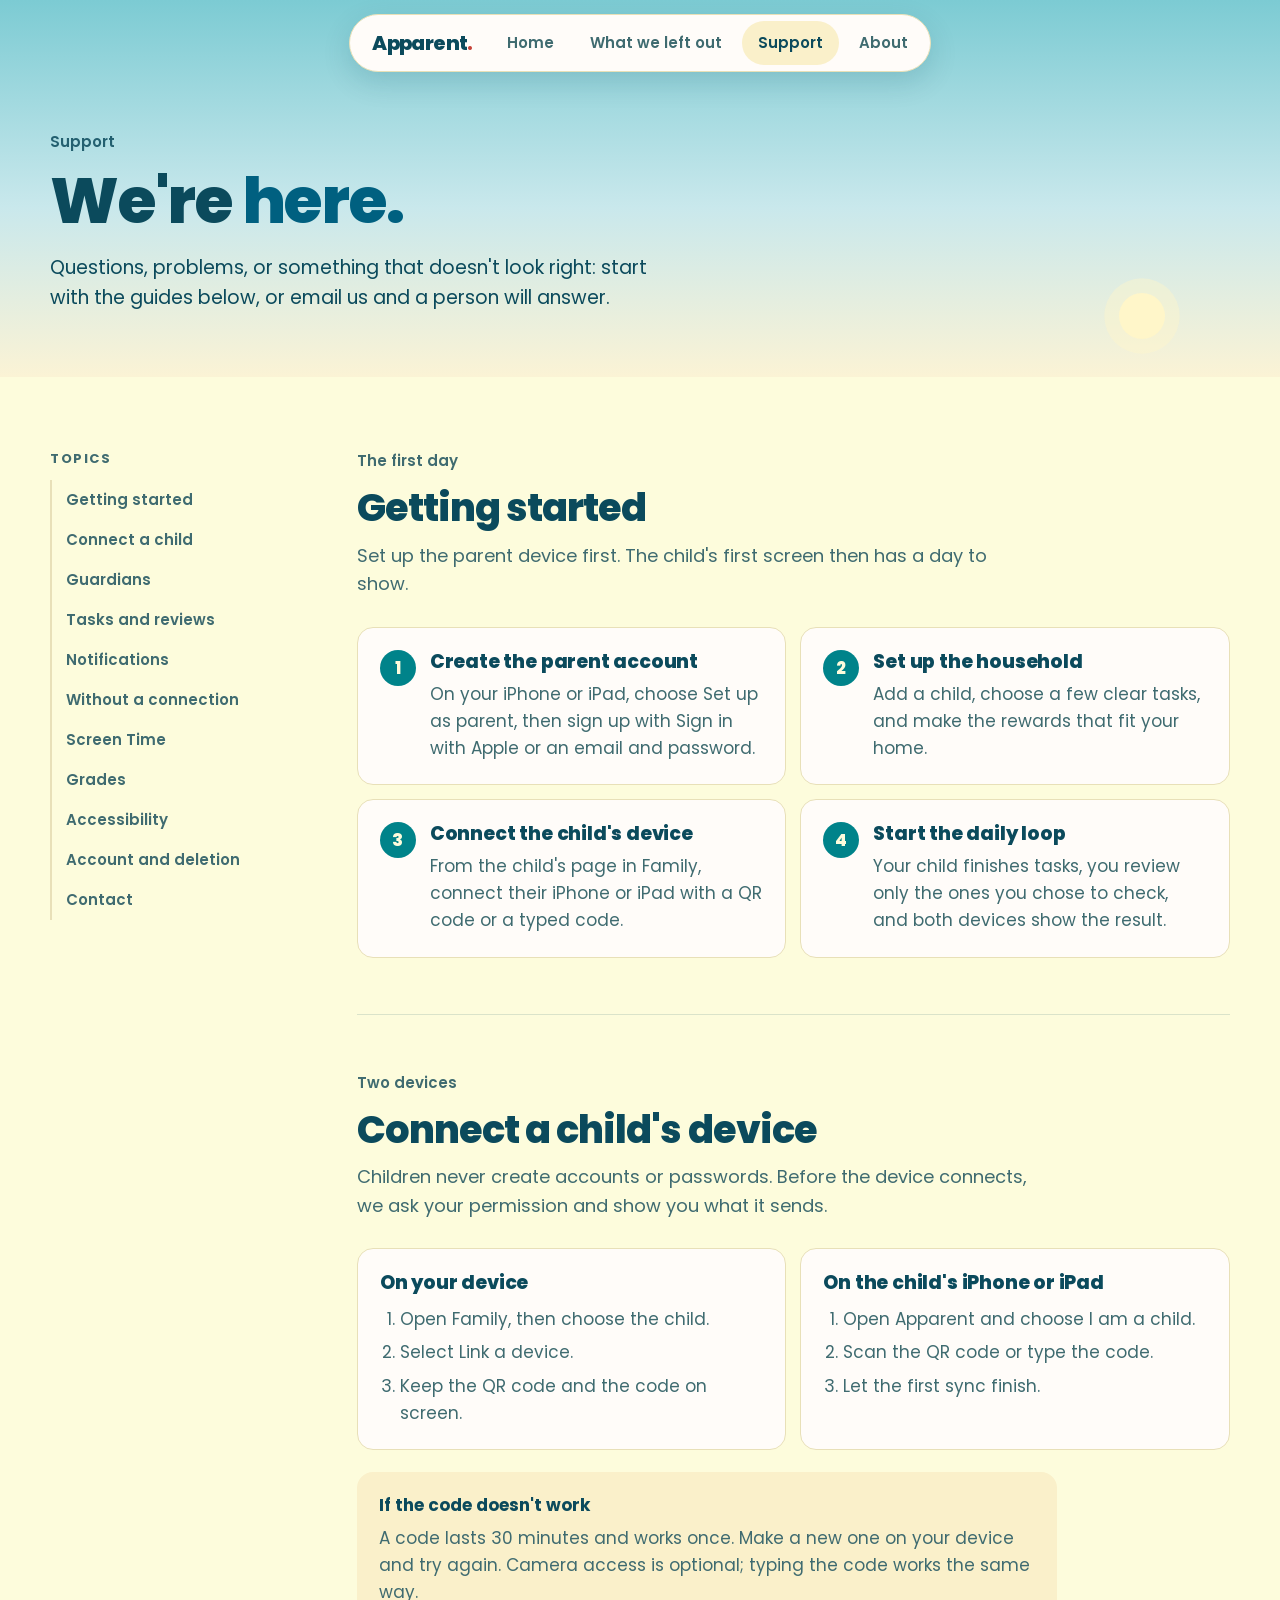
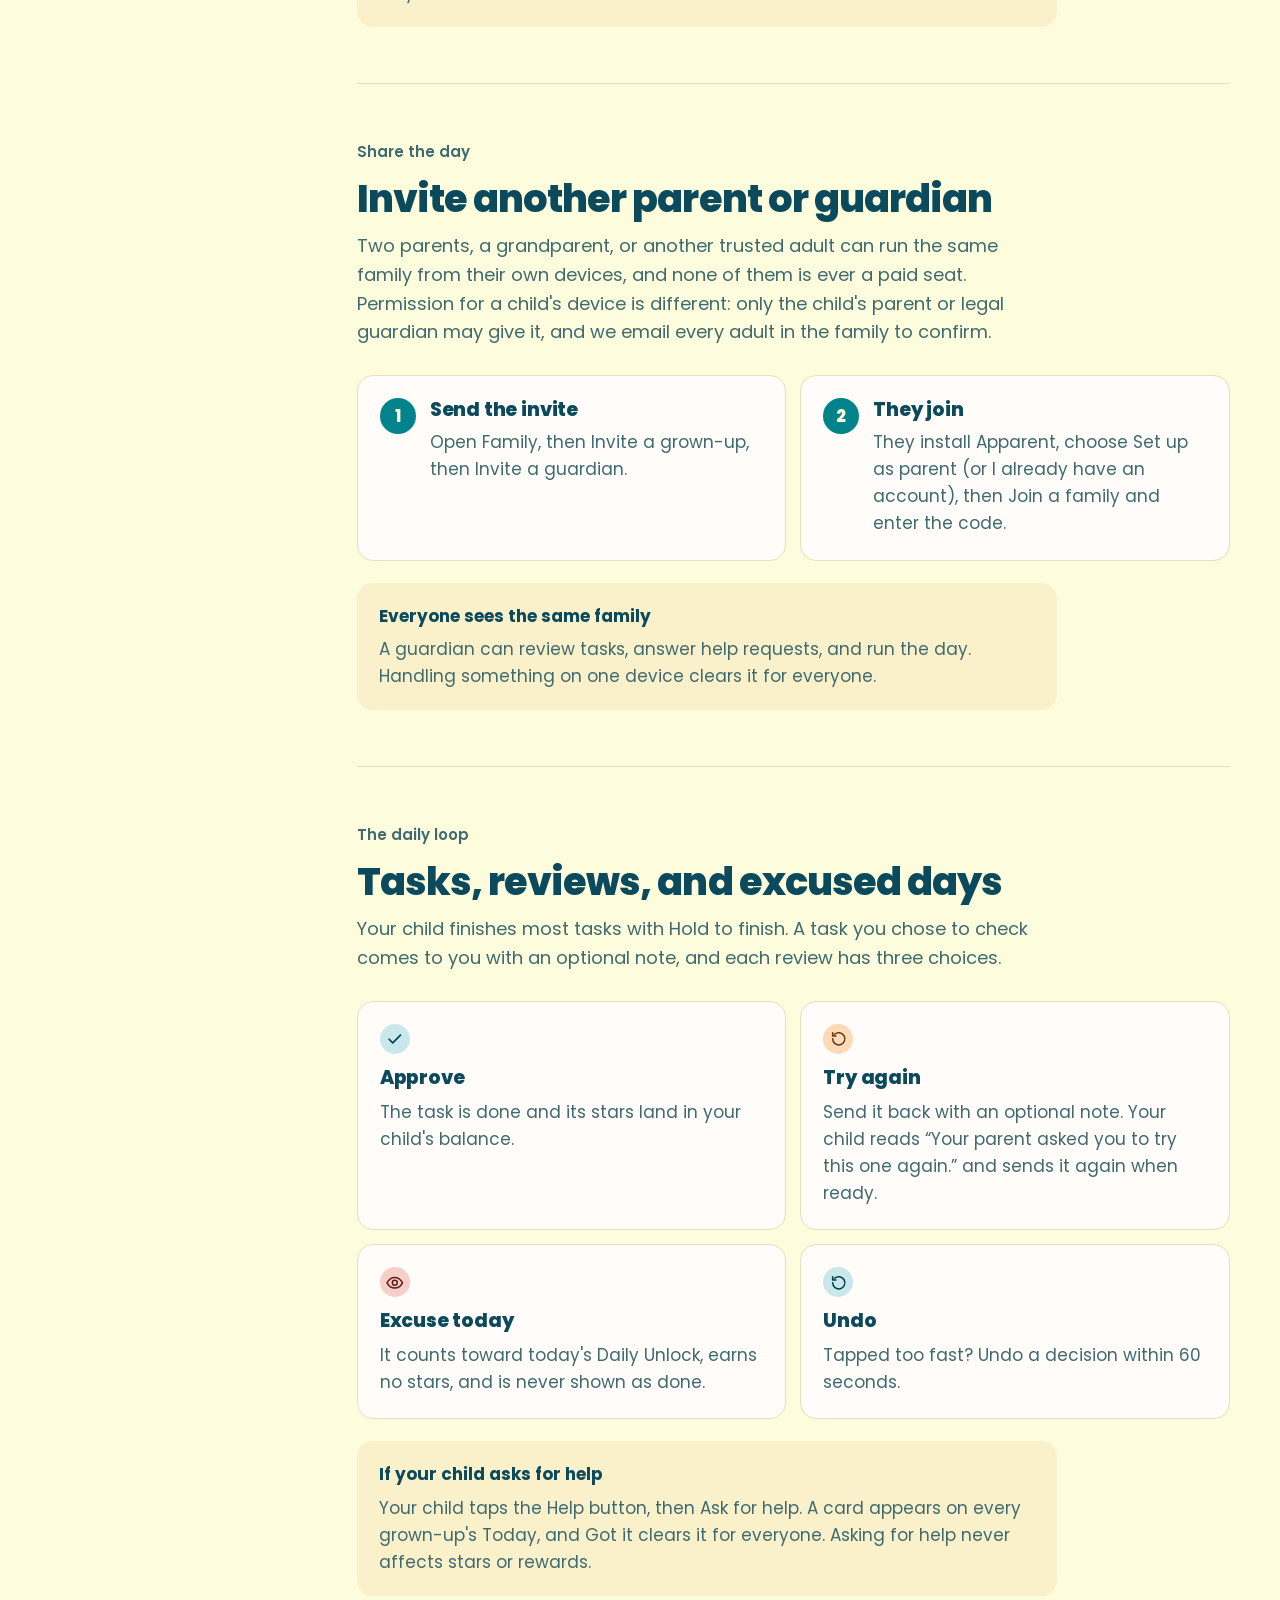
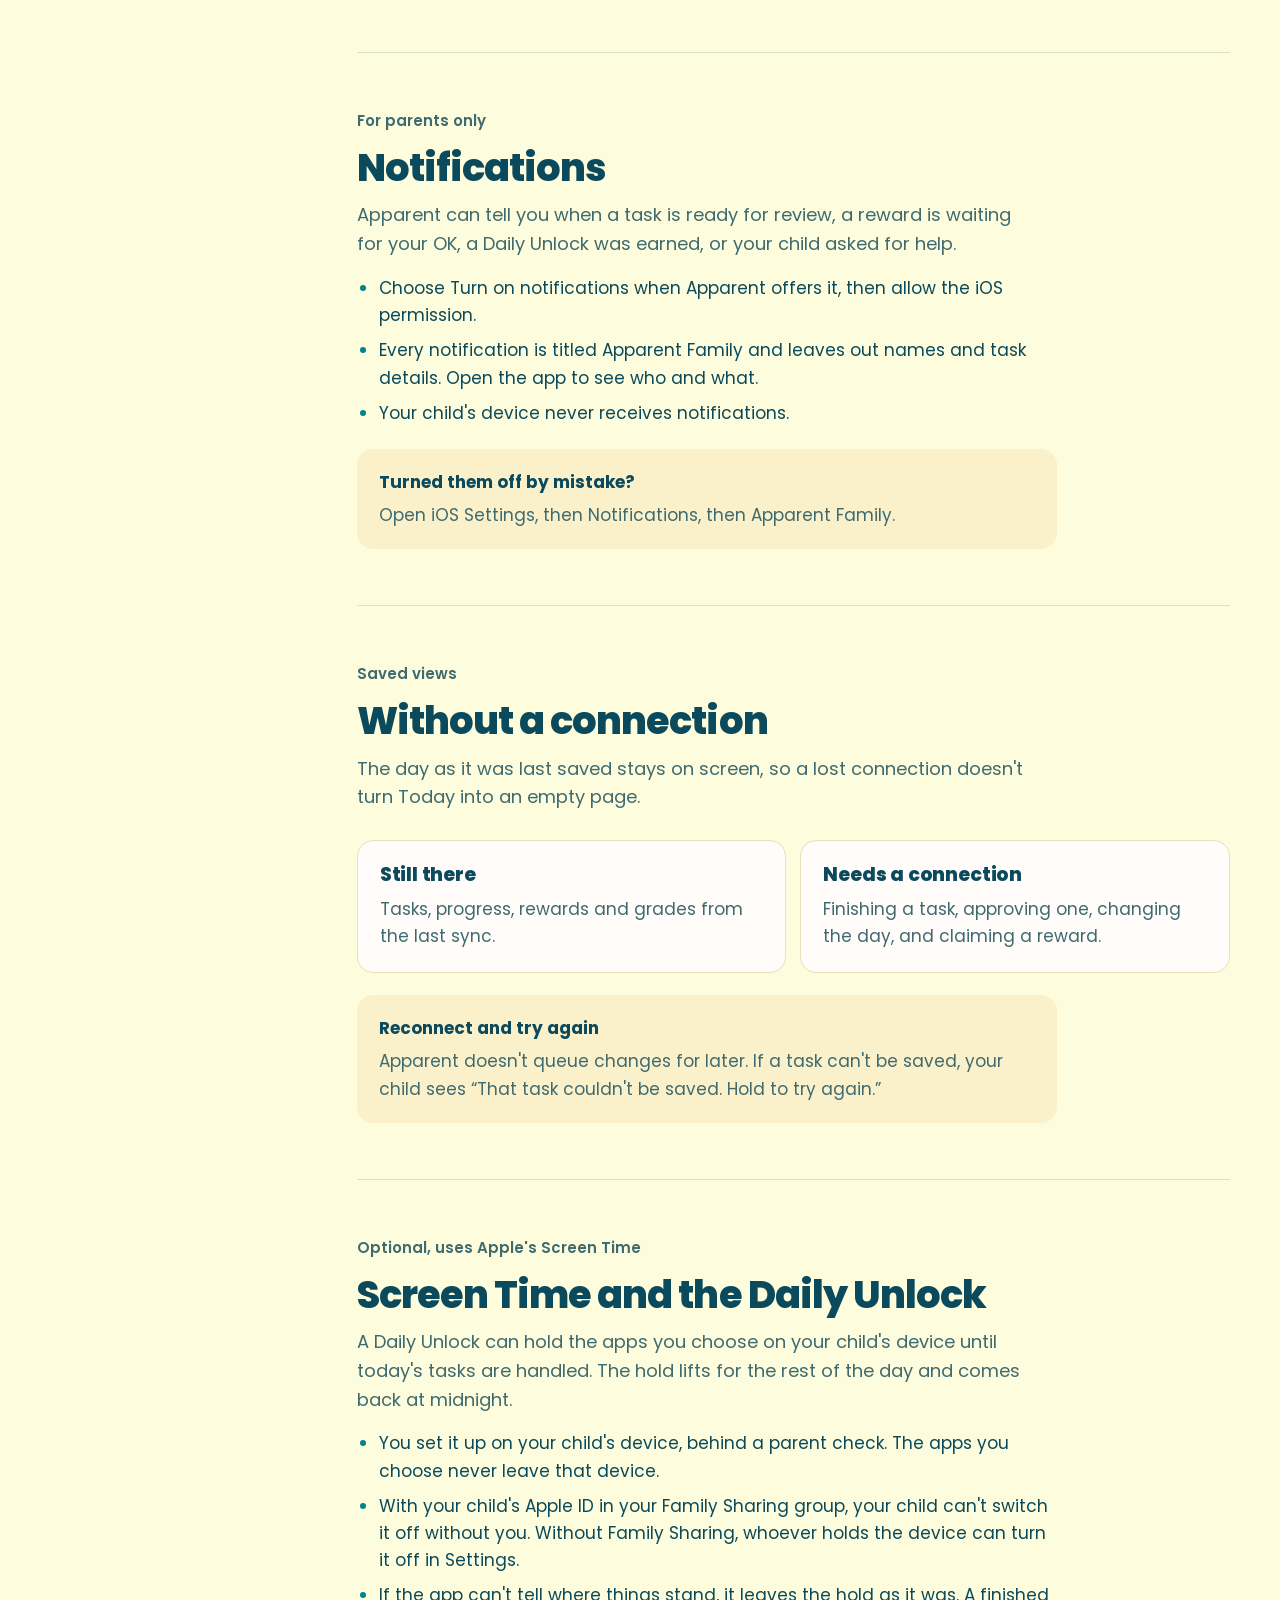
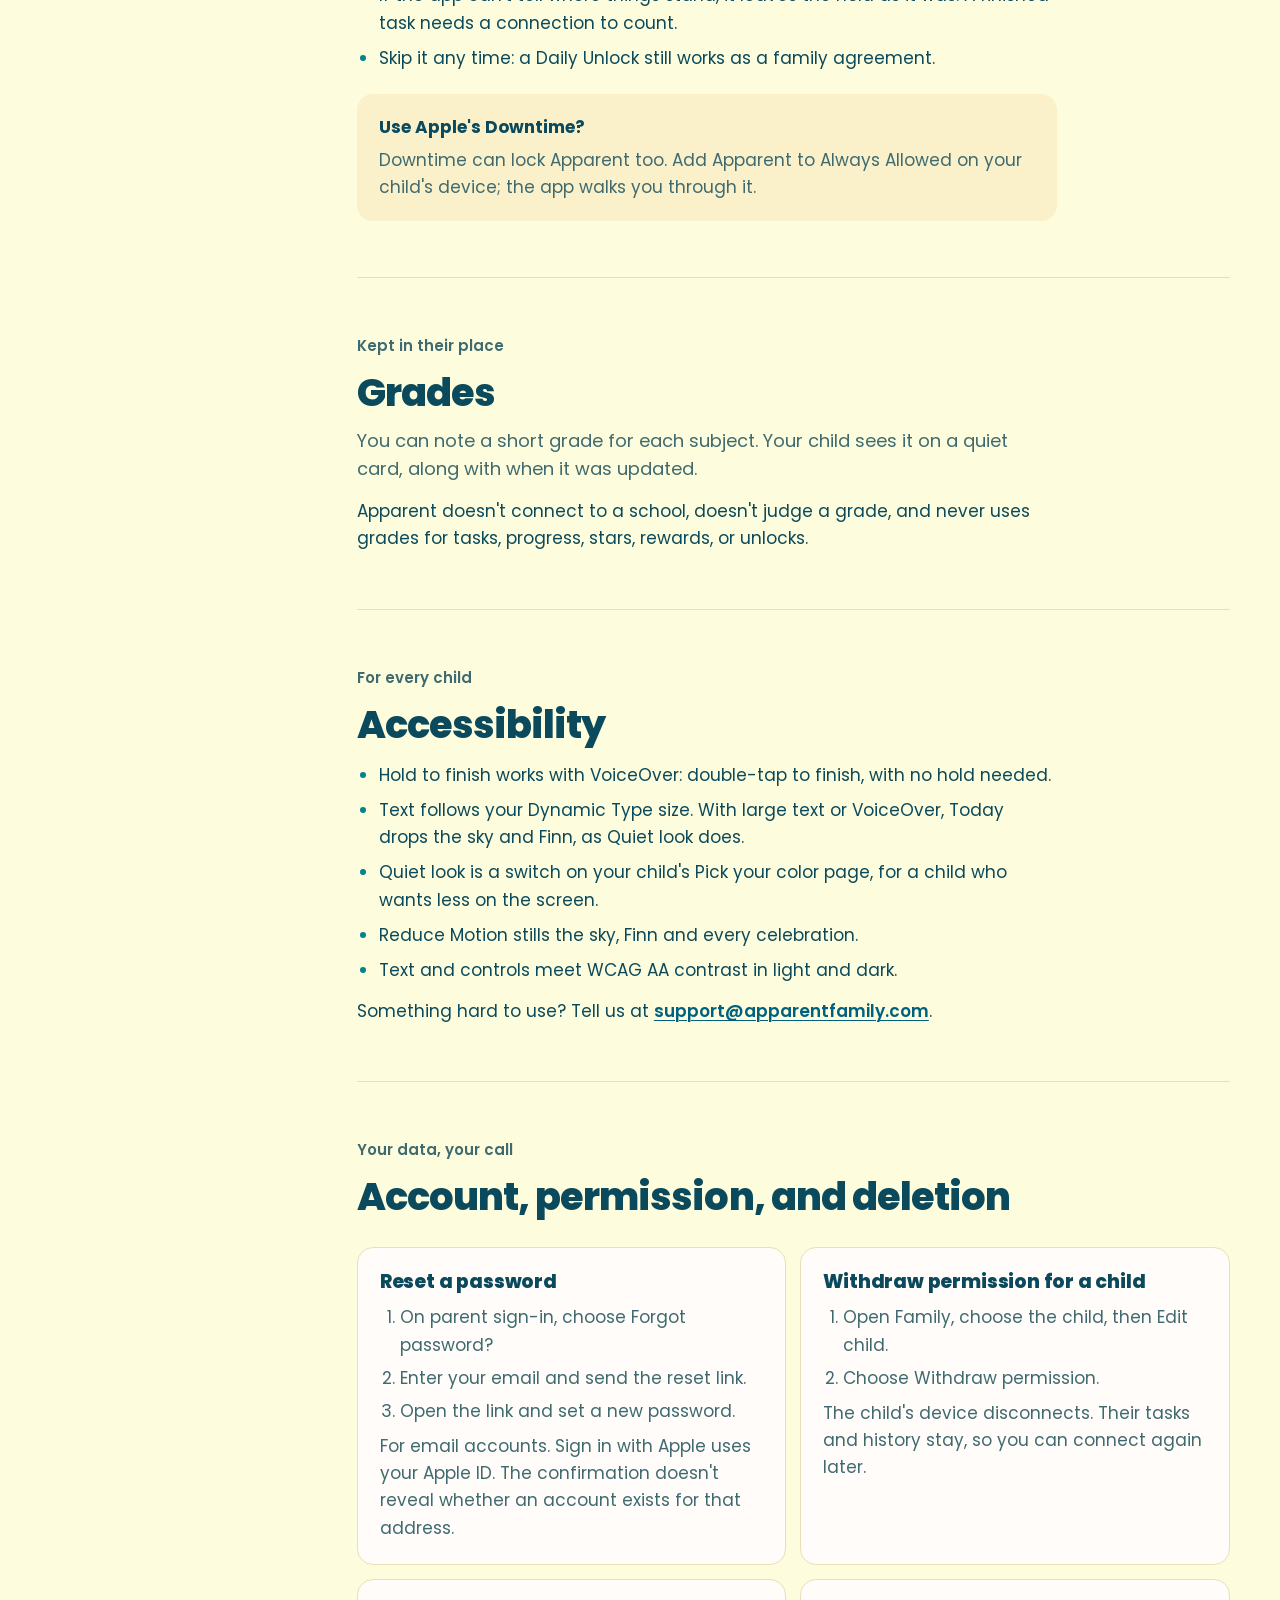
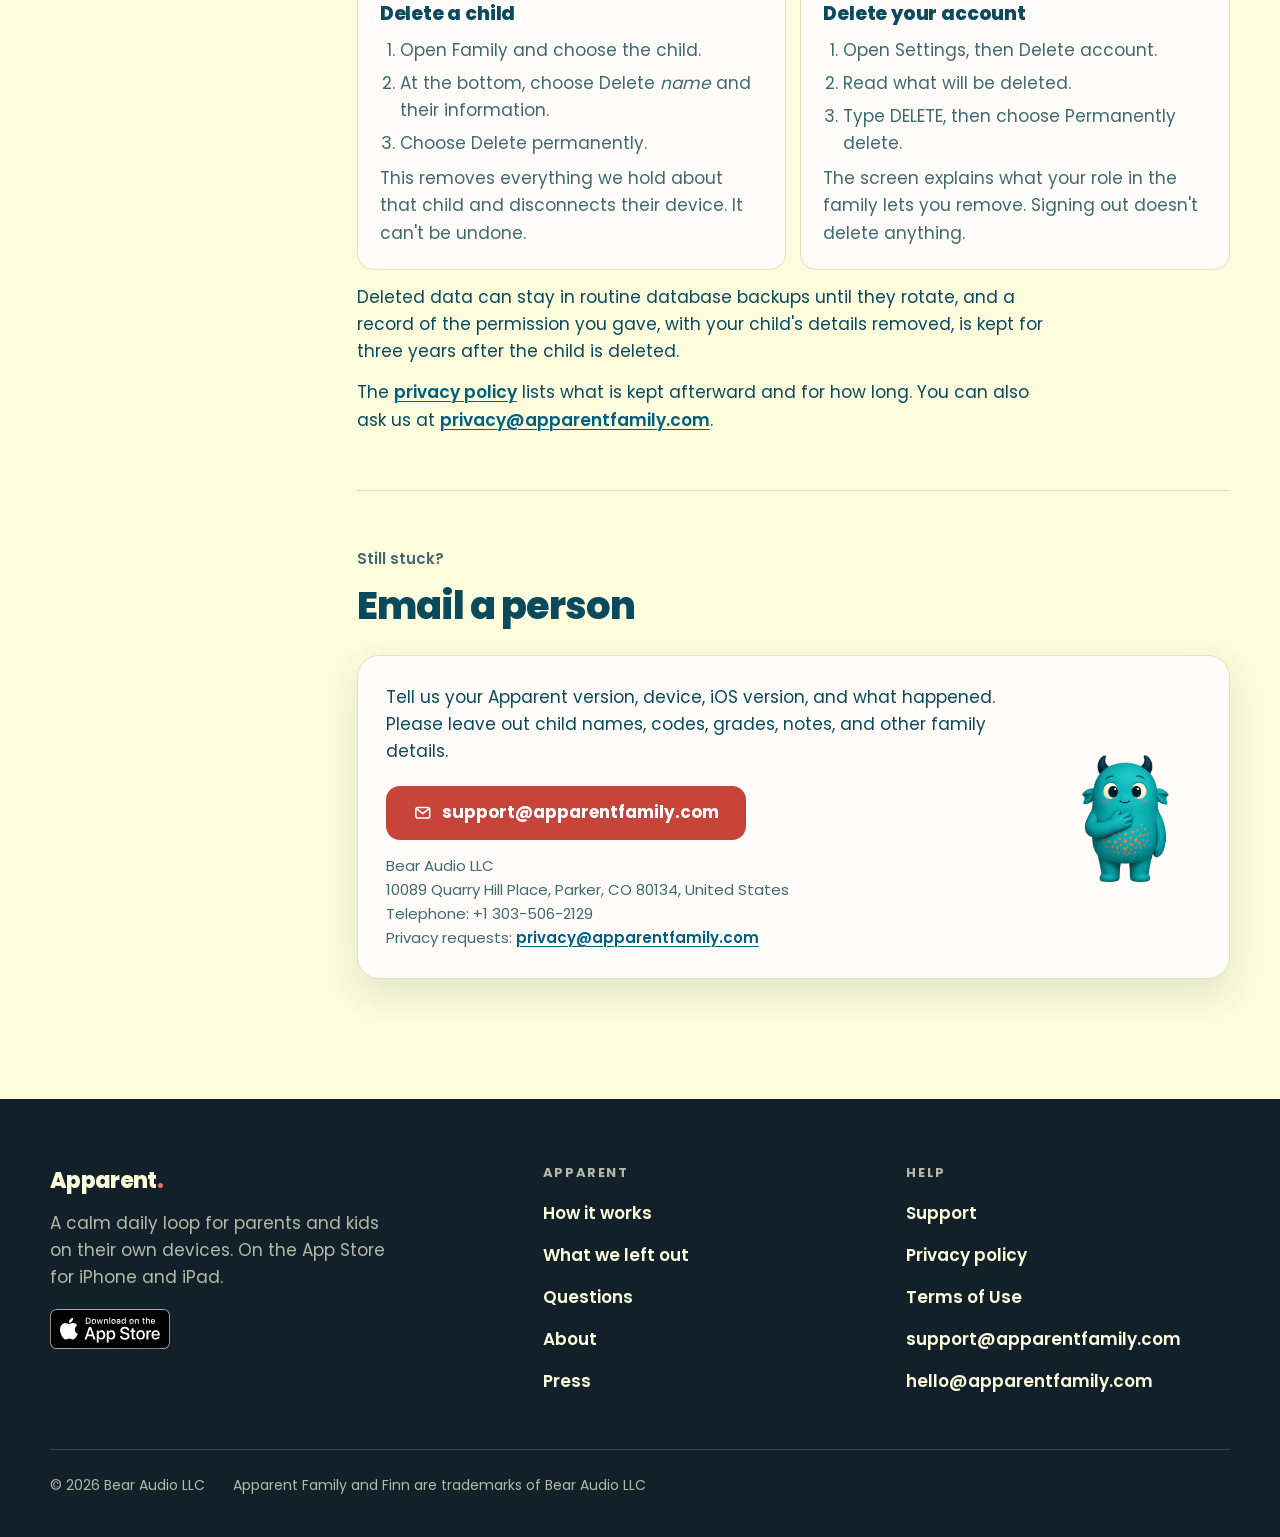
<file: support.html>
<!DOCTYPE html><html lang="en"><head><meta charSet="utf-8"/><meta name="viewport" content="width=device-width, initial-scale=1"/><link rel="preload" href="/app-store-badge.svg" as="image"/><link rel="stylesheet" href="/assets/index-Dm6iY7a7.css" data-rsc-css-href="/assets/index-Dm6iY7a7.css" data-precedence="vite-rsc/importer-resources"/><link rel="modulepreload" href="/assets/layout-segment-context-CGflDY8P.js" crossorigin=""/><link rel="modulepreload" href="/assets/rolldown-runtime-S-ySWqyJ.js" crossorigin=""/><link rel="modulepreload" href="/assets/index-CLjjgwdh.js" crossorigin=""/><link rel="modulepreload" href="/assets/framework-CXnKph_e.js" crossorigin=""/><title>Support · Apparent</title><meta name="description" content="Help with Apparent: setup, connecting a child&#x27;s device, guardians, reviews, notifications, Screen Time, accessibility, deleting data, and how to reach a person."/><meta name="application-name" content="Apparent Family"/><meta name="category" content="Productivity"/><meta property="og:title" content="Apparent: Set the day. Make what&#x27;s next clear."/><meta property="og:description" content="A calm daily loop for parents and kids on their own devices."/><meta property="og:site_name" content="Apparent Family"/><meta property="og:type" content="website"/><meta property="og:locale" content="en_US"/><meta property="og:image" content="https://apparentfamily.com/press/app-icon-1024.png"/><meta property="og:image:width" content="1024"/><meta property="og:image:height" content="1024"/><meta property="og:image:alt" content="The Apparent Family app icon"/><meta name="twitter:card" content="summary"/><meta name="twitter:title" content="Apparent: Set the day. Make what&#x27;s next clear."/><meta name="twitter:description" content="A calm daily loop for parents and kids on their own devices."/><meta name="twitter:image" content="https://apparentfamily.com/press/app-icon-1024.png"/><meta name="twitter:image:width" content="1024"/><meta name="twitter:image:height" content="1024"/><meta name="twitter:image:alt" content="The Apparent Family app icon"/><link rel="icon" href="https://apparentfamily.com/icon-64.png"/><link rel="apple-touch-icon" href="https://apparentfamily.com/apple-touch-icon.png"/><link rel="canonical" href="https://apparentfamily.com/support"/><meta name="theme-color" content="#FDFCDC" media="(prefers-color-scheme: light)"/><meta name="theme-color" content="#122029" media="(prefers-color-scheme: dark)"/><script>self.__VINEXT_RSC_PARAMS__={}</script><script>self.__VINEXT_RSC_NAV__={"pathname":"/support","searchParams":[]}</script><link rel="modulepreload" href="/assets/index-CLjjgwdh.js" />
</head><body><a class="skip-link" href="#main-content">Skip to content</a><div class="mobile-mast"><a class="wordmark" href="/" aria-label="Apparent home">Apparent<span aria-hidden="true">.</span></a></div><header class="site-header"><div class="site-header-inner"><nav class="tabbar" aria-label="Main"><a class="wordmark" href="/" aria-label="Apparent home">Apparent<span aria-hidden="true">.</span></a><a class="tab" href="/"><svg aria-hidden="true" class="icon " viewBox="0 0 24 24"><path d="M4 10.5 12 4l8 6.5V19a1.5 1.5 0 0 1-1.5 1.5h-3.5v-5.5h-6v5.5H5.5A1.5 1.5 0 0 1 4 19z"></path></svg><span class="tab-long">Home</span><span class="tab-short" aria-hidden="true">Home</span></a><a class="tab" href="/what-we-left-out"><svg aria-hidden="true" class="icon " viewBox="0 0 24 24"><path d="M12 6.5C10 5 7 4.5 3.5 5v13c3.5-.5 6.5 0 8.5 1.5 2-1.5 5-2 8.5-1.5V5C17 4.5 14 5 12 6.5z"></path><path d="M12 6.5v13"></path></svg><span class="tab-long">What we left out</span><span class="tab-short" aria-hidden="true">Left out</span></a><a aria-current="page" class="tab" href="/support"><svg aria-hidden="true" class="icon " viewBox="0 0 24 24"><circle cx="12" cy="12" r="8.5"></circle><circle cx="12" cy="12" r="3.6"></circle><path d="m6 6 3.4 3.4M14.6 14.6 18 18M18 6l-3.4 3.4M9.4 14.6 6 18"></path></svg><span class="tab-long">Support</span><span class="tab-short" aria-hidden="true">Support</span></a><a class="tab" href="/about"><svg aria-hidden="true" class="icon " viewBox="0 0 24 24"><circle cx="12" cy="12" r="8.5"></circle><path d="M12 11v5.5M12 7.8v.1"></path></svg><span class="tab-long">About</span><span class="tab-short" aria-hidden="true">About</span></a></nav></div></header><main id="main-content" tabindex="-1"><header aria-labelledby="support-title" class="stage band" data-sky="afterSchool"><div aria-hidden="true" class="stage-body"></div><div class="wrap stage-content"><p class="kicker">Support</p><h1 id="support-title">We&#x27;re <em>here.</em></h1><p class="band-lede">Questions, problems, or something that doesn&#x27;t look right: start with the guides below, or email us and a person will answer.</p></div></header><div class="doc"><div class="wrap doc-layout"><nav class="doc-rail" aria-labelledby="support-rail"><p id="support-rail">Topics</p><ul><li><a href="#getting-started">Getting started</a></li><li><a href="#connect-device">Connect a child</a></li><li><a href="#guardians">Guardians</a></li><li><a href="#tasks-reviews">Tasks and reviews</a></li><li><a href="#notifications">Notifications</a></li><li><a href="#offline">Without a connection</a></li><li><a href="#screen-time">Screen Time</a></li><li><a href="#grades">Grades</a></li><li><a href="#accessibility">Accessibility</a></li><li><a href="#account">Account and deletion</a></li><li><a href="#contact">Contact</a></li></ul></nav><article><section class="doc-section" id="getting-started" aria-labelledby="getting-started-title"><p class="kicker">The first day</p><h2 id="getting-started-title">Getting started</h2><p class="doc-intro">Set up the parent device first. The child&#x27;s first screen then has a day to show.</p><ol class="step-cards"><li><div><h3>Create the parent account</h3><p>On your iPhone or iPad, choose Set up as parent, then sign up with Sign in with Apple or an email and password.</p></div></li><li><div><h3>Set up the household</h3><p>Add a child, choose a few clear tasks, and make the rewards that fit your home.</p></div></li><li><div><h3>Connect the child&#x27;s device</h3><p>From the child&#x27;s page in Family, connect their iPhone or iPad with a QR code or a typed code.</p></div></li><li><div><h3>Start the daily loop</h3><p>Your child finishes tasks, you review only the ones you chose to check, and both devices show the result.</p></div></li></ol></section><section class="doc-section" id="connect-device" aria-labelledby="connect-device-title"><p class="kicker">Two devices</p><h2 id="connect-device-title">Connect a child&#x27;s device</h2><p class="doc-intro">Children never create accounts or passwords. Before the device connects, we ask your permission and show you what it sends.</p><div class="info-grid"><div class="info-card"><h3>On your device</h3><ol><li>Open Family, then choose the child.</li><li>Select Link a device.</li><li>Keep the QR code and the code on screen.</li></ol></div><div class="info-card"><h3>On the child&#x27;s iPhone or iPad</h3><ol><li>Open Apparent and choose I am a child.</li><li>Scan the QR code or type the code.</li><li>Let the first sync finish.</li></ol></div></div><div class="callout"><strong>If the code doesn&#x27;t work</strong><p>A code lasts 30 minutes and works once. Make a new one on your device and try again. Camera access is optional; typing the code works the same way.</p></div></section><section class="doc-section" id="guardians" aria-labelledby="guardians-title"><p class="kicker">Share the day</p><h2 id="guardians-title">Invite another parent or guardian</h2><p class="doc-intro">Two parents, a grandparent, or another trusted adult can run the same family from their own devices, and none of them is ever a paid seat. Permission for a child&#x27;s device is different: only the child&#x27;s parent or legal guardian may give it, and we email every adult in the family to confirm.</p><ol class="step-cards"><li><div><h3>Send the invite</h3><p>Open Family, then Invite a grown-up, then Invite a guardian.</p></div></li><li><div><h3>They join</h3><p>They install Apparent, choose Set up as parent (or I already have an account), then Join a family and enter the code.</p></div></li></ol><div class="callout"><strong>Everyone sees the same family</strong><p>A guardian can review tasks, answer help requests, and run the day. Handling something on one device clears it for everyone.</p></div></section><section class="doc-section" id="tasks-reviews" aria-labelledby="tasks-reviews-title"><p class="kicker">The daily loop</p><h2 id="tasks-reviews-title">Tasks, reviews, and excused days</h2><p class="doc-intro">Your child finishes most tasks with Hold to finish. A task you chose to check comes to you with an optional note, and each review has three choices.</p><div class="info-grid"><div class="info-card"><span class="mark"><svg aria-hidden="true" class="icon " viewBox="0 0 24 24"><path d="m5 12.5 4.5 4.5L19 7.5"></path></svg></span><h3>Approve</h3><p>The task is done and its stars land in your child&#x27;s balance.</p></div><div class="info-card"><span class="mark gold"><svg aria-hidden="true" class="icon " viewBox="0 0 24 24"><path d="M4.5 12a7.5 7.5 0 1 0 2.4-5.5"></path><path d="M4.5 4.5v4h4"></path></svg></span><h3>Try again</h3><p>Send it back with an optional note. Your child reads “Your parent asked you to try this one again.” and sends it again when ready.</p></div><div class="info-card"><span class="mark coral"><svg aria-hidden="true" class="icon " viewBox="0 0 24 24"><path d="M2.5 12S6 5.5 12 5.5 21.5 12 21.5 12 18 18.5 12 18.5 2.5 12 2.5 12z"></path><circle cx="12" cy="12" r="3"></circle></svg></span><h3>Excuse today</h3><p>It counts toward today&#x27;s Daily Unlock, earns no stars, and is never shown as done.</p></div><div class="info-card"><span class="mark"><svg aria-hidden="true" class="icon " viewBox="0 0 24 24"><path d="M4.5 12a7.5 7.5 0 1 0 2.4-5.5"></path><path d="M4.5 4.5v4h4"></path></svg></span><h3>Undo</h3><p>Tapped too fast? Undo a decision within 60 seconds.</p></div></div><div class="callout"><strong>If your child asks for help</strong><p>Your child taps the Help button, then Ask for help. A card appears on every grown-up&#x27;s Today, and Got it clears it for everyone. Asking for help never affects stars or rewards.</p></div></section><section class="doc-section" id="notifications" aria-labelledby="notifications-title"><p class="kicker">For parents only</p><h2 id="notifications-title">Notifications</h2><p class="doc-intro">Apparent can tell you when a task is ready for review, a reward is waiting for your OK, a Daily Unlock was earned, or your child asked for help.</p><ul class="doc-list"><li>Choose Turn on notifications when Apparent offers it, then allow the iOS permission.</li><li>Every notification is titled Apparent Family and leaves out names and task details. Open the app to see who and what.</li><li>Your child&#x27;s device never receives notifications.</li></ul><div class="callout"><strong>Turned them off by mistake?</strong><p>Open iOS Settings, then Notifications, then Apparent Family.</p></div></section><section class="doc-section" id="offline" aria-labelledby="offline-title"><p class="kicker">Saved views</p><h2 id="offline-title">Without a connection</h2><p class="doc-intro">The day as it was last saved stays on screen, so a lost connection doesn&#x27;t turn Today into an empty page.</p><div class="info-grid"><div class="info-card"><h3>Still there</h3><p>Tasks, progress, rewards and grades from the last sync.</p></div><div class="info-card"><h3>Needs a connection</h3><p>Finishing a task, approving one, changing the day, and claiming a reward.</p></div></div><div class="callout"><strong>Reconnect and try again</strong><p>Apparent doesn&#x27;t queue changes for later. If a task can&#x27;t be saved, your child sees “That task couldn&#x27;t be saved. Hold to try again.”</p></div></section><section class="doc-section" id="screen-time" aria-labelledby="screen-time-title"><p class="kicker">Optional, uses Apple&#x27;s Screen Time</p><h2 id="screen-time-title">Screen Time and the Daily Unlock</h2><p class="doc-intro">A Daily Unlock can hold the apps you choose on your child&#x27;s device until today&#x27;s tasks are handled. The hold lifts for the rest of the day and comes back at midnight.</p><ul class="doc-list"><li>You set it up on your child&#x27;s device, behind a parent check. The apps you choose never leave that device.</li><li>With your child&#x27;s Apple ID in your Family Sharing group, your child can&#x27;t switch it off without you. Without Family Sharing, whoever holds the device can turn it off in Settings.</li><li>If the app can&#x27;t tell where things stand, it leaves the hold as it was. A finished task needs a connection to count.</li><li>Skip it any time: a Daily Unlock still works as a family agreement.</li></ul><div class="callout"><strong>Use Apple&#x27;s Downtime?</strong><p>Downtime can lock Apparent too. Add Apparent to Always Allowed on your child&#x27;s device; the app walks you through it.</p></div></section><section class="doc-section" id="grades" aria-labelledby="grades-title"><p class="kicker">Kept in their place</p><h2 id="grades-title">Grades</h2><p class="doc-intro">You can note a short grade for each subject. Your child sees it on a quiet card, along with when it was updated.</p><p>Apparent doesn&#x27;t connect to a school, doesn&#x27;t judge a grade, and never uses grades for tasks, progress, stars, rewards, or unlocks.</p></section><section class="doc-section" id="accessibility" aria-labelledby="accessibility-title"><p class="kicker">For every child</p><h2 id="accessibility-title">Accessibility</h2><ul class="doc-list"><li>Hold to finish works with VoiceOver: double-tap to finish, with no hold needed.</li><li>Text follows your Dynamic Type size. With large text or VoiceOver, Today drops the sky and Finn, as Quiet look does.</li><li>Quiet look is a switch on your child&#x27;s Pick your color page, for a child who wants less on the screen.</li><li>Reduce Motion stills the sky, Finn and every celebration.</li><li>Text and controls meet WCAG AA contrast in light and dark.</li></ul><p>Something hard to use? Tell us at<!-- --> <a href="mailto:support@apparentfamily.com">support@apparentfamily.com</a>.</p></section><section class="doc-section" id="account" aria-labelledby="account-title"><p class="kicker">Your data, your call</p><h2 id="account-title">Account, permission, and deletion</h2><div class="info-grid"><div class="info-card"><h3>Reset a password</h3><ol><li>On parent sign-in, choose Forgot password?</li><li>Enter your email and send the reset link.</li><li>Open the link and set a new password.</li></ol><p>For email accounts. Sign in with Apple uses your Apple ID. The confirmation doesn&#x27;t reveal whether an account exists for that address.</p></div><div class="info-card"><h3>Withdraw permission for a child</h3><ol><li>Open Family, choose the child, then Edit child.</li><li>Choose Withdraw permission.</li></ol><p>The child&#x27;s device disconnects. Their tasks and history stay, so you can connect again later.</p></div><div class="info-card"><h3>Delete a child</h3><ol><li>Open Family and choose the child.</li><li>At the bottom, choose Delete <i>name</i> and their information.</li><li>Choose Delete permanently.</li></ol><p>This removes everything we hold about that child and disconnects their device. It can&#x27;t be undone.</p></div><div class="info-card"><h3>Delete your account</h3><ol><li>Open Settings, then Delete account.</li><li>Read what will be deleted.</li><li>Type DELETE, then choose Permanently delete.</li></ol><p>The screen explains what your role in the family lets you remove. Signing out doesn&#x27;t delete anything.</p></div></div><p>Deleted data can stay in routine database backups until they rotate, and a record of the permission you gave, with your child&#x27;s details removed, is kept for three years after the child is deleted.</p><p>The <a href="/privacy.html">privacy policy</a> lists what is kept afterward and for how long. You can also ask us at<!-- --> <a href="mailto:privacy@apparentfamily.com">privacy@apparentfamily.com</a>.</p></section><section class="doc-section" id="contact" aria-labelledby="contact-title"><p class="kicker">Still stuck?</p><h2 id="contact-title">Email a person</h2><div class="contact-card"><div><p>Tell us your Apparent version, device, iOS version, and what happened. Please leave out child names, codes, grades, notes, and other family details.</p><div class="contact-actions"><a class="button button-primary" href="mailto:support@apparentfamily.com?subject=Apparent%20support"><svg aria-hidden="true" class="icon " viewBox="0 0 24 24"><rect x="3.5" y="5.5" width="17" height="13" rx="2.5"></rect><path d="m4.5 7 7.5 6 7.5-6"></path></svg> <!-- -->support@apparentfamily.com</a></div><address>Bear Audio LLC<br/>10089 Quarry Hill Place, Parker, CO 80134, United States<br/>Telephone: +1 303-506-2129<br/>Privacy requests:<!-- --> <a href="mailto:privacy@apparentfamily.com">privacy@apparentfamily.com</a></address></div><img alt="" aria-hidden="true" class="contact-finn" decoding="async" draggable="false" fetchPriority="auto" height="512" loading="lazy" src="/finn/reassuring.png" width="512"/></div></section></article></div></div></main><footer class="site-footer"><div class="wrap"><div class="footer-grid"><div class="footer-intro"><a class="wordmark" href="/" aria-label="Apparent home">Apparent<span aria-hidden="true">.</span></a><p>A calm daily loop for parents and kids on their own devices. On the App Store for iPhone and iPad.</p><a class="store-badge footer-badge" href="https://apps.apple.com/us/app/id6782660558"><img alt="Download on the App Store" height="40" src="/app-store-badge.svg" width="120"/></a></div><nav class="footer-nav" aria-label="Apparent"><strong>Apparent</strong><a href="/#how-it-works">How it works</a><a href="/what-we-left-out">What we left out</a><a href="/#faq">Questions</a><a href="/about">About</a><a href="/press">Press</a></nav><nav class="footer-nav" aria-label="Help and legal"><strong>Help</strong><a href="/support">Support</a><a href="/privacy.html">Privacy policy</a><a href="/terms.html">Terms of Use</a><a href="mailto:support@apparentfamily.com">support@apparentfamily.com</a><a href="mailto:hello@apparentfamily.com">hello@apparentfamily.com</a></nav></div><div class="footer-bottom"><span>© 2026 Bear Audio LLC</span><span>Apparent Family and Finn are trademarks of Bear Audio LLC</span></div></div></footer><script id="_R_">import("/assets/index-CLjjgwdh.js")</script></body></html><script>self.__VINEXT_RSC_CHUNKS__=self.__VINEXT_RSC_CHUNKS__||[];self.__VINEXT_RSC_CHUNKS__.push("2:I[\"8c0f216c4604\",[],\"Children\",1]\n3:I[\"15c18cfaeeff\",[],\"LayoutSegmentProvider\",1]\n4:I[\"8c0f216c4604\",[],\"Slot\",1]\n5:I[\"593f344dc510\",[],\"NotFoundBoundary\",1]\n:HL[\"/assets/index-Dm6iY7a7.css\",\"style\"]\n")</script><script>self.__VINEXT_RSC_CHUNKS__=self.__VINEXT_RSC_CHUNKS__||[];self.__VINEXT_RSC_CHUNKS__.push("0:{\"__route\":\"route:/support\",\"__interceptionContext\":null,\"__layoutIds\":[\"layout:/\"],\"__rootLayout\":\"/\",\"page:/support\":\"$L1\",\"layout:/\":[[[[\"$\",\"link\",\"css:/assets/index-Dm6iY7a7.css\",{\"rel\":\"stylesheet\",\"precedence\":\"vite-rsc/importer-resources\",\"href\":\"/assets/index-Dm6iY7a7.css\",\"data-rsc-css-href\":\"/assets/index-Dm6iY7a7.css\"}],\"$undefined\"],[\"$\",\"html\",null,{\"lang\":\"en\",\"children\":[\"$\",\"body\",null,{\"children\":[[\"$\",\"a\",null,{\"className\":\"skip-link\",\"href\":\"#main-content\",\"children\":\"Skip to content\"}],[\"$\",\"$L2\",null,{}]]}]}]],null],\"route:/support\":[[[\"$\",\"meta\",null,{\"charSet\":\"utf-8\"}],[[\"$\",\"title\",\"0\",{\"children\":\"Support · Apparent\"}],[\"$\",\"meta\",\"1\",{\"name\":\"description\",\"content\":\"Help with Apparent: setup, connecting a child's device, guardians, reviews, notifications, Screen Time, accessibility, deleting data, and how to reach a person.\"}],[\"$\",\"meta\",\"2\",{\"name\":\"application-name\",\"content\":\"Apparent Family\"}],[\"$\",\"meta\",\"3\",{\"name\":\"category\",\"content\":\"Productivity\"}],[\"$\",\"meta\",\"4\",{\"property\":\"og:title\",\"content\":\"Apparent: Set the day. Make what's next clear.\"}],[\"$\",\"meta\",\"5\",{\"property\":\"og:description\",\"content\":\"A calm daily loop for parents and kids on their own devices.\"}],[\"$\",\"meta\",\"6\",{\"property\":\"og:site_name\",\"content\":\"Apparent Family\"}],[\"$\",\"meta\",\"7\",{\"property\":\"og:type\",\"content\":\"website\"}],[\"$\",\"meta\",\"8\",{\"property\":\"og:locale\",\"content\":\"en_US\"}],[\"$\",\"meta\",\"9\",{\"property\":\"og:image\",\"content\":\"https://apparentfamily.com/press/app-icon-1024.png\"}],[\"$\",\"meta\",\"10\",{\"property\":\"og:image:width\",\"content\":\"1024\"}],[\"$\",\"meta\",\"11\",{\"property\":\"og:image:height\",\"content\":\"1024\"}],[\"$\",\"meta\",\"12\",{\"property\":\"og:image:alt\",\"content\":\"The Apparent Family app icon\"}],[\"$\",\"meta\",\"13\",{\"name\":\"twitter:card\",\"content\":\"summary\"}],[\"$\",\"meta\",\"14\",{\"name\":\"twitter:title\",\"content\":\"Apparent: Set the day. Make what's next clear.\"}],[\"$\",\"meta\",\"15\",{\"name\":\"twitter:description\",\"content\":\"A calm daily loop for parents and kids on their own devices.\"}],[\"$\",\"meta\",\"16\",{\"name\":\"twitter:image\",\"content\":\"https://apparentfamily.com/press/app-icon-1024.png\"}],[\"$\",\"meta\",\"17\",{\"name\":\"twitter:image:width\",\"content\":\"1024\"}],[\"$\",\"meta\",\"18\",{\"name\":\"twitter:image:height\",\"content\":\"1024\"}],[\"$\",\"meta\",\"19\",{\"name\":\"twitter:image:alt\",\"content\":\"The Apparent Family app icon\"}],[\"$\",\"link\",\"20\",{\"rel\":\"icon\",\"href\":\"https://apparentfamily.com/icon-64.png\"}],[\"$\",\"link\",\"21\",{\"rel\":\"apple-touch-icon\",\"href\":\"https://apparentfamily.com/apple-touch-icon.png\"}],[\"$\",\"link\",\"22\",{\"rel\":\"canonical\",\"href\":\"https://apparentfamily.com/support\"}]],[[\"$\",\"meta\",\"0\",{\"name\":\"viewport\",\"content\":\"width=device-width, initial-scale=1\"}],[\"$\",\"meta\",\"1\",{\"name\":\"theme-color\",\"content\":\"#FDFCDC\",\"media\":\"(prefers-color-scheme: light)\"}],[\"$\",\"meta\",\"2\",{\"name\":\"theme-color\",\"content\":\"#122029\",\"media\":\"(prefers-color-scheme: dark)\"}]]],[\"$\",\"$L3\",null,{\"segmentMap\":{\"children\":[\"support\"]},\"children\":[\"$\",\"$L4\",null,{\"id\":\"layout:/\",\"parallelSlots\":\"$undefined\",\"children\":[\"$\",\"$L5\",null,{\"resetKey\":\"support\",\"fallback\":[[[\"$\",\"div\",null,{\"className\":\"mobile-mast\",\"children\":[\"$\",\"a\",null,{\"className\":\"wordmark\",\"href\":\"/\",\"aria-label\":\"Apparent home\",\"children\":[\"Apparent\",[\"$\",\"span\",null,{\"aria-hidden\":\"true\",\"children\":\".\"}]]}]}],[\"$\",\"header\",null,{\"className\":\"site-header\",\"children\":[\"$\",\"div\",null,{\"className\":\"site-header-inner\",\"children\":[\"$\",\"nav\",null,{\"className\":\"tabbar\",\"aria-label\":\"Main\",\"children\":[[\"$\",\"a\",null,{\"className\":\"wordmark\",\"href\":\"/\",\"aria-label\":\"Apparent home\",\"children\":[\"Apparent\",[\"$\",\"span\",null,{\"aria-hidden\":\"true\",\"children\":\".\"}]]}],[\"$\",\"a\",null,{\"aria-current\":\"$undefined\",\"className\":\"tab\",\"href\":\"/\",\"children\":[[\"$\",\"svg\",null,{\"aria-hidden\":\"true\",\"className\":\"icon \",\"viewBox\":\"0 0 24 24\",\"children\":[\"$\",\"path\",null,{\"d\":\"M4 10.5 12 4l8 6.5V19a1.5 1.5 0 0 1-1.5 1.5h-3.5v-5.5h-6v5.5H5.5A1.5 1.5 0 0 1 4 19z\"}]}],[\"$\",\"span\",null,{\"className\":\"tab-long\",\"children\":\"Home\"}],[\"$\",\"span\",null,{\"className\":\"tab-short\",\"aria-hidden\":\"true\",\"children\":\"Home\"}]]}],[\"$\",\"a\",null,{\"aria-current\":\"$undefined\",\"className\":\"tab\",\"href\":\"/what-we-left-out\",\"children\":[[\"$\",\"svg\",null,{\"aria-hidden\":\"true\",\"className\":\"icon \",\"viewBox\":\"0 0 24 24\",\"children\":[[\"$\",\"path\",null,{\"d\":\"M12 6.5C10 5 7 4.5 3.5 5v13c3.5-.5 6.5 0 8.5 1.5 2-1.5 5-2 8.5-1.5V5C17 4.5 14 5 12 6.5z\"}],[\"$\",\"path\",null,{\"d\":\"M12 6.5v13\"}]]}],[\"$\",\"span\",null,{\"className\":\"tab-long\",\"children\":\"What we left out\"}],\"$L6\"]}],\"$L7\",\"$L8\"]}]}]}]],\"$L9\",\"$La\"],\"children\":\"$Lb\"}]}]}]],\"__layoutFlags\":{\"layout:/\":\"s\"},\"__artifactCompatibility\":{\"schemaVersion\":1,\"graphVersion\":\"app-route-graph:1m6f71c19cbvaf\",\"deploymentVersion\":\"apparentfamily\",\"appElementsSchemaVersion\":1,\"rscPayloadSchemaVersion\":1,\"rootBoundaryId\":\"/\",\"renderEpoch\":null}}\n")</script><script>self.__VINEXT_RSC_CHUNKS__=self.__VINEXT_RSC_CHUNKS__||[];self.__VINEXT_RSC_CHUNKS__.push(":HL[\"/app-store-badge.svg\",\"image\"]\n6:[\"$\",\"span\",null,{\"className\":\"tab-short\",\"aria-hidden\":\"true\",\"children\":\"Left out\"}]\n7:[\"$\",\"a\",null,{\"aria-current\":\"$undefined\",\"className\":\"tab\",\"href\":\"/support\",\"children\":[[\"$\",\"svg\",null,{\"aria-hidden\":\"true\",\"className\":\"icon \",\"viewBox\":\"0 0 24 24\",\"children\":[[\"$\",\"circle\",null,{\"cx\":\"12\",\"cy\":\"12\",\"r\":\"8.5\"}],[\"$\",\"circle\",null,{\"cx\":\"12\",\"cy\":\"12\",\"r\":\"3.6\"}],[\"$\",\"path\",null,{\"d\":\"m6 6 3.4 3.4M14.6 14.6 18 18M18 6l-3.4 3.4M9.4 14.6 6 18\"}]]}],[\"$\",\"span\",null,{\"className\":\"tab-long\",\"children\":\"Support\"}],[\"$\",\"span\",null,{\"className\":\"tab-short\",\"aria-hidden\":\"true\",\"children\":\"Support\"}]]}]\n8:[\"$\",\"a\",null,{\"aria-current\":\"$undefined\",\"className\":\"tab\",\"href\":\"/about\",\"children\":[[\"$\",\"svg\",null,{\"aria-hidden\":\"true\",\"className\":\"icon \",\"viewBox\":\"0 0 24 24\",\"children\":[[\"$\",\"circle\",null,{\"cx\":\"12\",\"cy\":\"12\",\"r\":\"8.5\"}],[\"$\",\"path\",null,{\"d\":\"M12 11v5.5M12 7.8v.1\"}]]}],[\"$\",\"span\",null,{\"className\":\"tab-long\",\"children\":\"About\"}],[\"$\",\"span\",null,{\"className\":\"tab-short\",\"aria-hidden\":\"true\",\"children\":\"About\"}]]}]\n")</script><script>self.__VINEXT_RSC_CHUNKS__=self.__VINEXT_RSC_CHUNKS__||[];self.__VINEXT_RSC_CHUNKS__.push("9:[\"$\",\"main\",null,{\"aria-labelledby\":\"not-found-title\",\"className\":\"stage not-found\",\"data-sky\":\"afterSchool\",\"id\":\"main-content\",\"tabIndex\":-1,\"children\":[null,[\"$\",\"div\",null,{\"aria-hidden\":\"true\",\"className\":\"stage-body\"}],[\"$\",\"svg\",null,{\"aria-hidden\":\"true\",\"className\":\"stage-hills\",\"preserveAspectRatio\":\"none\",\"viewBox\":\"0 0 390 110\",\"children\":[[\"$\",\"path\",null,{\"className\":\"far\",\"d\":\"M0 32 C 80 6, 170 10, 252 27 S 360 42, 390 29 V110 H0 Z\"}],[\"$\",\"path\",null,{\"className\":\"near\",\"d\":\"M0 66 C 92 42, 200 48, 292 65 S 372 73, 390 67 V110 H0 Z\"}]]}],[\"$\",\"img\",null,{\"alt\":\"\",\"aria-hidden\":\"true\",\"className\":\"stage-finn\",\"decoding\":\"async\",\"draggable\":false,\"fetchPriority\":\"auto\",\"height\":512,\"loading\":\"lazy\",\"src\":\"/finn/curious.png\",\"width\":512}],[\"$\",\"div\",null,{\"className\":\"wrap stage-content\",\"children\":[[\"$\",\"h1\",null,{\"id\":\"not-found-title\",\"children\":\"That step isn't on today's path.\"}],[\"$\",\"p\",null,{\"children\":\"The page may have moved, or the address may be incomplete. The next step is back at the start.\"}],[\"$\",\"a\",null,{\"className\":\"button button-primary\",\"href\":\"/\",\"children\":\"Back to Apparent\"}]]}]]}]\n")</script><script>self.__VINEXT_RSC_CHUNKS__=self.__VINEXT_RSC_CHUNKS__||[];self.__VINEXT_RSC_CHUNKS__.push("a:[\"$\",\"footer\",null,{\"className\":\"site-footer\",\"children\":[\"$\",\"div\",null,{\"className\":\"wrap\",\"children\":[[\"$\",\"div\",null,{\"className\":\"footer-grid\",\"children\":[[\"$\",\"div\",null,{\"className\":\"footer-intro\",\"children\":[[\"$\",\"a\",null,{\"className\":\"wordmark\",\"href\":\"/\",\"aria-label\":\"Apparent home\",\"children\":[\"Apparent\",[\"$\",\"span\",null,{\"aria-hidden\":\"true\",\"children\":\".\"}]]}],[\"$\",\"p\",null,{\"children\":\"A calm daily loop for parents and kids on their own devices. On the App Store for iPhone and iPad.\"}],[\"$\",\"a\",null,{\"className\":\"store-badge footer-badge\",\"href\":\"https://apps.apple.com/us/app/id6782660558\",\"children\":[\"$\",\"img\",null,{\"alt\":\"Download on the App Store\",\"height\":40,\"src\":\"/app-store-badge.svg\",\"width\":120}]}]]}],[\"$\",\"nav\",null,{\"className\":\"footer-nav\",\"aria-label\":\"Apparent\",\"children\":[[\"$\",\"strong\",null,{\"children\":\"Apparent\"}],[\"$\",\"a\",null,{\"href\":\"/#how-it-works\",\"children\":\"How it works\"}],[\"$\",\"a\",null,{\"href\":\"/what-we-left-out\",\"children\":\"What we left out\"}],[\"$\",\"a\",null,{\"href\":\"/#faq\",\"children\":\"Questions\"}],[\"$\",\"a\",null,{\"href\":\"/about\",\"children\":\"About\"}],[\"$\",\"a\",null,{\"href\":\"/press\",\"children\":\"Press\"}]]}],[\"$\",\"nav\",null,{\"className\":\"footer-nav\",\"aria-label\":\"Help and legal\",\"children\":[[\"$\",\"strong\",null,{\"children\":\"Help\"}],[\"$\",\"a\",null,{\"href\":\"/support\",\"children\":\"Support\"}],[\"$\",\"a\",null,{\"href\":\"/privacy.html\",\"children\":\"Privacy policy\"}],[\"$\",\"a\",null,{\"href\":\"/terms.html\",\"children\":\"Terms of Use\"}],[\"$\",\"a\",null,{\"href\":\"mailto:support@apparentfamily.com\",\"children\":\"support@apparentfamily.com\"}],[\"$\",\"a\",null,{\"href\":\"mailto:hello@apparentfamily.com\",\"children\":\"hello@apparentfamily.com\"}]]}]]}],[\"$\",\"div\",null,{\"className\":\"footer-bottom\",\"children\":[[\"$\",\"span\",null,{\"children\":\"© 2026 Bear Audio LLC\"}],[\"$\",\"span\",null,{\"children\":\"Apparent Family and Finn are trademarks of Bear Audio LLC\"}]]}]]}]}]\n")</script><script>self.__VINEXT_RSC_CHUNKS__=self.__VINEXT_RSC_CHUNKS__||[];self.__VINEXT_RSC_CHUNKS__.push("b:[\"$\",\"$L5\",null,{\"resetKey\":\"[\\\"support\\\"]\",\"fallback\":[[[\"$\",\"div\",null,{\"className\":\"mobile-mast\",\"children\":[\"$\",\"a\",null,{\"className\":\"wordmark\",\"href\":\"/\",\"aria-label\":\"Apparent home\",\"children\":[\"Apparent\",[\"$\",\"span\",null,{\"aria-hidden\":\"true\",\"children\":\".\"}]]}]}],[\"$\",\"header\",null,{\"className\":\"site-header\",\"children\":[\"$\",\"div\",null,{\"className\":\"site-header-inner\",\"children\":[\"$\",\"nav\",null,{\"className\":\"tabbar\",\"aria-label\":\"Main\",\"children\":[[\"$\",\"a\",null,{\"className\":\"wordmark\",\"href\":\"/\",\"aria-label\":\"Apparent home\",\"children\":[\"Apparent\",[\"$\",\"span\",null,{\"aria-hidden\":\"true\",\"children\":\".\"}]]}],[\"$\",\"a\",null,{\"aria-current\":\"$undefined\",\"className\":\"tab\",\"href\":\"/\",\"children\":[[\"$\",\"svg\",null,{\"aria-hidden\":\"true\",\"className\":\"icon \",\"viewBox\":\"0 0 24 24\",\"children\":[\"$\",\"path\",null,{\"d\":\"M4 10.5 12 4l8 6.5V19a1.5 1.5 0 0 1-1.5 1.5h-3.5v-5.5h-6v5.5H5.5A1.5 1.5 0 0 1 4 19z\"}]}],[\"$\",\"span\",null,{\"className\":\"tab-long\",\"children\":\"Home\"}],[\"$\",\"span\",null,{\"className\":\"tab-short\",\"aria-hidden\":\"true\",\"children\":\"Home\"}]]}],[\"$\",\"a\",null,{\"aria-current\":\"$undefined\",\"className\":\"tab\",\"href\":\"/what-we-left-out\",\"children\":[[\"$\",\"svg\",null,{\"aria-hidden\":\"true\",\"className\":\"icon \",\"viewBox\":\"0 0 24 24\",\"children\":[[\"$\",\"path\",null,{\"d\":\"M12 6.5C10 5 7 4.5 3.5 5v13c3.5-.5 6.5 0 8.5 1.5 2-1.5 5-2 8.5-1.5V5C17 4.5 14 5 12 6.5z\"}],[\"$\",\"path\",null,{\"d\":\"M12 6.5v13\"}]]}],[\"$\",\"span\",null,{\"className\":\"tab-long\",\"children\":\"What we left out\"}],[\"$\",\"span\",null,{\"className\":\"tab-short\",\"aria-hidden\":\"true\",\"children\":\"Left out\"}]]}],[\"$\",\"a\",null,{\"aria-current\":\"$undefined\",\"className\":\"tab\",\"href\":\"/support\",\"children\":[[\"$\",\"svg\",null,{\"aria-hidden\":\"true\",\"className\":\"icon \",\"viewBox\":\"0 0 24 24\",\"children\":[[\"$\",\"circle\",null,{\"cx\":\"12\",\"cy\":\"12\",\"r\":\"8.5\"}],[\"$\",\"circle\",null,{\"cx\":\"12\",\"cy\":\"12\",\"r\":\"3.6\"}],[\"$\",\"path\",null,{\"d\":\"m6 6 3.4 3.4M14.6 14.6 18 18M18 6l-3.4 3.4M9.4 14.6 6 18\"}]]}],[\"$\",\"span\",null,{\"className\":\"tab-long\",\"children\":\"Support\"}],[\"$\",\"span\",null,{\"className\":\"tab-short\",\"aria-hidden\":\"true\",\"children\":\"Support\"}]]}],[\"$\",\"a\",null,{\"aria-current\":\"$undefined\",\"className\":\"tab\",\"href\":\"/about\",\"children\":[[\"$\",\"svg\",null,{\"aria-hidden\":\"true\",\"className\":\"icon \",\"viewBox\":\"0 0 24 24\",\"children\":[[\"$\",\"circle\",null,{\"cx\":\"12\",\"cy\":\"12\",\"r\":\"8.5\"}],[\"$\",\"path\",null,{\"d\":\"M12 11v5.5M12 7.8v.1\"}]]}],[\"$\",\"span\",null,{\"className\":\"tab-long\",\"children\":\"About\"}],[\"$\",\"span\",null,{\"className\":\"tab-short\",\"aria-hidden\":\"true\",\"children\":\"About\"}]]}]]}]}]}]],[\"$\",\"main\",null,{\"aria-labelledby\":\"not-found-title\",\"className\":\"stage not-found\",\"data-sky\":\"afterSchool\",\"id\":\"main-content\",\"tabIndex\":-1,\"children\":[null,[\"$\",\"div\",null,{\"aria-hidden\":\"true\",\"className\":\"stage-body\"}],[\"$\",\"svg\",null,{\"aria-hidden\":\"true\",\"className\":\"stage-hills\",\"preserveAspectRatio\":\"none\",\"viewBox\":\"0 0 390 110\",\"children\":[[\"$\",\"path\",null,{\"className\":\"far\",\"d\":\"M0 32 C 80 6, 170 10, 252 27 S 360 42, 390 29 V110 H0 Z\"}],[\"$\",\"path\",null,{\"className\":\"near\",\"d\":\"M0 66 C 92 42, 200 48, 292 65 S 372 73, 390 67 V110 H0 Z\"}]]}],[\"$\",\"img\",null,{\"alt\":\"\",\"aria-hidden\":\"true\",\"className\":\"stage-finn\",\"decoding\":\"async\",\"draggable\":false,\"fetchPriority\":\"auto\",\"height\":512,\"loading\":\"lazy\",\"src\":\"/finn/curious.png\",\"width\":512}],[\"$\",\"div\",null,{\"className\":\"wrap stage-content\",\"children\":[[\"$\",\"h1\",null,{\"id\":\"not-found-title\",\"children\":\"That step isn't on today's path.\"}],[\"$\",\"p\",null,{\"children\":\"The page may have moved, or the address may be incomplete. The next step is back at the start.\"}],[\"$\",\"a\",null,{\"className\":\"button button-primary\",\"href\":\"/\",\"children\":\"Back to Apparent\"}]]}]]}],[\"$\",\"footer\",null,{\"className\":\"site-footer\",\"children\":[\"$\",\"div\",null,{\"className\":\"wrap\",\"children\":[[\"$\",\"div\",null,{\"className\":\"footer-grid\",\"children\":[[\"$\",\"div\",null,{\"className\":\"footer-intro\",\"children\":[[\"$\",\"a\",null,{\"className\":\"wordmark\",\"href\":\"/\",\"aria-label\":\"Apparent home\",\"children\":[\"Apparent\",[\"$\",\"span\",null,{\"aria-hidden\":\"true\",\"children\":\".\"}]]}],[\"$\",\"p\",null,{\"children\":\"A calm daily loop for parents and kids on their own devices. On the App Store for iPhone and iPad.\"}],[\"$\",\"a\",null,{\"className\":\"store-badge footer-badge\",\"href\":\"https://apps.apple.com/us/app/id6782660558\",\"children\":[\"$\",\"img\",null,{\"alt\":\"Download on the App Store\",\"height\":40,\"src\":\"/app-store-badge.svg\",\"width\":120}]}]]}],[\"$\",\"nav\",null,{\"className\":\"footer-nav\",\"aria-label\":\"Apparent\",\"children\":[[\"$\",\"strong\",null,{\"children\":\"Apparent\"}],[\"$\",\"a\",null,{\"href\":\"/#how-it-works\",\"children\":\"How it works\"}],[\"$\",\"a\",null,{\"href\":\"/what-we-left-out\",\"children\":\"What we left out\"}],[\"$\",\"a\",null,{\"href\":\"/#faq\",\"children\":\"Questions\"}],[\"$\",\"a\",null,{\"href\":\"/about\",\"children\":\"About\"}],[\"$\",\"a\",null,{\"href\":\"/press\",\"children\":\"Press\"}]]}],[\"$\",\"nav\",null,{\"className\":\"footer-nav\",\"aria-label\":\"Help and legal\",\"children\":[\"$Lc\",\"$Ld\",\"$Le\",\"$Lf\",\"$L10\",\"$L11\"]}]]}],\"$L12\"]}]}]],\"children\":\"$L13\"}]\n")</script><script>self.__VINEXT_RSC_CHUNKS__=self.__VINEXT_RSC_CHUNKS__||[];self.__VINEXT_RSC_CHUNKS__.push("14:I[\"593f344dc510\",[],\"RedirectBoundary\",1]\nc:[\"$\",\"strong\",null,{\"children\":\"Help\"}]\nd:[\"$\",\"a\",null,{\"href\":\"/support\",\"children\":\"Support\"}]\ne:[\"$\",\"a\",null,{\"href\":\"/privacy.html\",\"children\":\"Privacy policy\"}]\nf:[\"$\",\"a\",null,{\"href\":\"/terms.html\",\"children\":\"Terms of Use\"}]\n10:[\"$\",\"a\",null,{\"href\":\"mailto:support@apparentfamily.com\",\"children\":\"support@apparentfamily.com\"}]\n11:[\"$\",\"a\",null,{\"href\":\"mailto:hello@apparentfamily.com\",\"children\":\"hello@apparentfamily.com\"}]\n12:[\"$\",\"div\",null,{\"className\":\"footer-bottom\",\"children\":[[\"$\",\"span\",null,{\"children\":\"© 2026 Bear Audio LLC\"}],[\"$\",\"span\",null,{\"children\":\"Apparent Family and Finn are trademarks of Bear Audio LLC\"}]]}]\n13:[\"$\",\"$L14\",null,{\"children\":[\"$\",\"$L3\",null,{\"segmentMap\":{\"children\":[]},\"children\":[\"$\",\"$L4\",null,{\"id\":\"page:/support\"}]}]}]\n")</script><script>self.__VINEXT_RSC_CHUNKS__=self.__VINEXT_RSC_CHUNKS__||[];self.__VINEXT_RSC_CHUNKS__.push("1:[[[\"$\",\"div\",null,{\"className\":\"mobile-mast\",\"children\":[\"$\",\"a\",null,{\"className\":\"wordmark\",\"href\":\"/\",\"aria-label\":\"Apparent home\",\"children\":[\"Apparent\",[\"$\",\"span\",null,{\"aria-hidden\":\"true\",\"children\":\".\"}]]}]}],[\"$\",\"header\",null,{\"className\":\"site-header\",\"children\":[\"$\",\"div\",null,{\"className\":\"site-header-inner\",\"children\":[\"$\",\"nav\",null,{\"className\":\"tabbar\",\"aria-label\":\"Main\",\"children\":[[\"$\",\"a\",null,{\"className\":\"wordmark\",\"href\":\"/\",\"aria-label\":\"Apparent home\",\"children\":[\"Apparent\",[\"$\",\"span\",null,{\"aria-hidden\":\"true\",\"children\":\".\"}]]}],[\"$\",\"a\",null,{\"aria-current\":\"$undefined\",\"className\":\"tab\",\"href\":\"/\",\"children\":[[\"$\",\"svg\",null,{\"aria-hidden\":\"true\",\"className\":\"icon \",\"viewBox\":\"0 0 24 24\",\"children\":[\"$\",\"path\",null,{\"d\":\"M4 10.5 12 4l8 6.5V19a1.5 1.5 0 0 1-1.5 1.5h-3.5v-5.5h-6v5.5H5.5A1.5 1.5 0 0 1 4 19z\"}]}],[\"$\",\"span\",null,{\"className\":\"tab-long\",\"children\":\"Home\"}],[\"$\",\"span\",null,{\"className\":\"tab-short\",\"aria-hidden\":\"true\",\"children\":\"Home\"}]]}],[\"$\",\"a\",null,{\"aria-current\":\"$undefined\",\"className\":\"tab\",\"href\":\"/what-we-left-out\",\"children\":[[\"$\",\"svg\",null,{\"aria-hidden\":\"true\",\"className\":\"icon \",\"viewBox\":\"0 0 24 24\",\"children\":[[\"$\",\"path\",null,{\"d\":\"M12 6.5C10 5 7 4.5 3.5 5v13c3.5-.5 6.5 0 8.5 1.5 2-1.5 5-2 8.5-1.5V5C17 4.5 14 5 12 6.5z\"}],[\"$\",\"path\",null,{\"d\":\"M12 6.5v13\"}]]}],[\"$\",\"span\",null,{\"className\":\"tab-long\",\"children\":\"What we left out\"}],[\"$\",\"span\",null,{\"className\":\"tab-short\",\"aria-hidden\":\"true\",\"children\":\"Left out\"}]]}],[\"$\",\"a\",null,{\"aria-current\":\"page\",\"className\":\"tab\",\"href\":\"/support\",\"children\":[[\"$\",\"svg\",null,{\"aria-hidden\":\"true\",\"className\":\"icon \",\"viewBox\":\"0 0 24 24\",\"children\":[[\"$\",\"circle\",null,{\"cx\":\"12\",\"cy\":\"12\",\"r\":\"8.5\"}],[\"$\",\"circle\",null,{\"cx\":\"12\",\"cy\":\"12\",\"r\":\"3.6\"}],[\"$\",\"path\",null,{\"d\":\"m6 6 3.4 3.4M14.6 14.6 18 18M18 6l-3.4 3.4M9.4 14.6 6 18\"}]]}],[\"$\",\"span\",null,{\"className\":\"tab-long\",\"children\":\"Support\"}],[\"$\",\"span\",null,{\"className\":\"tab-short\",\"aria-hidden\":\"true\",\"children\":\"Support\"}]]}],[\"$\",\"a\",null,{\"aria-current\":\"$undefined\",\"className\":\"tab\",\"href\":\"/about\",\"children\":[[\"$\",\"svg\",null,{\"aria-hidden\":\"true\",\"className\":\"icon \",\"viewBox\":\"0 0 24 24\",\"children\":[[\"$\",\"circle\",null,{\"cx\":\"12\",\"cy\":\"12\",\"r\":\"8.5\"}],[\"$\",\"path\",null,{\"d\":\"M12 11v5.5M12 7.8v.1\"}]]}],[\"$\",\"span\",null,{\"className\":\"tab-long\",\"children\":\"About\"}],[\"$\",\"span\",null,{\"className\":\"tab-short\",\"aria-hidden\":\"true\",\"children\":\"About\"}]]}]]}]}]}]],[\"$\",\"main\",null,{\"id\":\"main-content\",\"tabIndex\":-1,\"children\":[[\"$\",\"header\",null,{\"aria-labelledby\":\"support-title\",\"className\":\"stage band\",\"data-sky\":\"afterSchool\",\"id\":\"$undefined\",\"tabIndex\":\"$undefined\",\"children\":[null,[\"$\",\"div\",null,{\"aria-hidden\":\"true\",\"className\":\"stage-body\"}],null,null,[\"$\",\"div\",null,{\"className\":\"wrap stage-content\",\"children\":[[\"$\",\"p\",null,{\"className\":\"kicker\",\"children\":\"Support\"}],[\"$\",\"h1\",null,{\"id\":\"support-title\",\"children\":[\"We're \",[\"$\",\"em\",null,{\"children\":\"here.\"}]]}],[\"$\",\"p\",null,{\"className\":\"band-lede\",\"children\":\"Questions, problems, or something that doesn't look right: start with the guides below, or email us and a person will answer.\"}]]}]]}],[\"$\",\"div\",null,{\"className\":\"doc\",\"children\":[\"$\",\"div\",null,{\"className\":\"wrap doc-layout\",\"children\":[[\"$\",\"nav\",null,{\"className\":\"doc-rail\",\"aria-labelledby\":\"support-rail\",\"children\":[[\"$\",\"p\",null,{\"id\":\"support-rail\",\"children\":\"Topics\"}],[\"$\",\"ul\",null,{\"children\":[[\"$\",\"li\",\"getting-started\",{\"children\":[\"$\",\"a\",null,{\"href\":\"#getting-started\",\"children\":\"Getting started\"}]}],[\"$\",\"li\",\"connect-device\",{\"children\":[\"$\",\"a\",null,{\"href\":\"#connect-device\",\"children\":\"Connect a child\"}]}],[\"$\",\"li\",\"guardians\",{\"children\":[\"$\",\"a\",null,{\"href\":\"#guardians\",\"children\":\"Guardians\"}]}],[\"$\",\"li\",\"tasks-reviews\",{\"children\":[\"$\",\"a\",null,{\"href\":\"#tasks-reviews\",\"children\":\"Tasks and reviews\"}]}],[\"$\",\"li\",\"notifications\",{\"children\":[\"$\",\"a\",null,{\"href\":\"#notifications\",\"children\":\"Notifications\"}]}],[\"$\",\"li\",\"offline\",{\"children\":[\"$\",\"a\",null,{\"href\":\"#offline\",\"children\":\"Without a connection\"}]}],[\"$\",\"li\",\"screen-time\",{\"children\":[\"$\",\"a\",null,{\"href\":\"#screen-time\",\"children\":\"Screen Time\"}]}],[\"$\",\"li\",\"grades\",{\"children\":[\"$\",\"a\",null,{\"href\":\"#grades\",\"children\":\"Grades\"}]}],[\"$\",\"li\",\"accessibility\",{\"children\":[\"$\",\"a\",null,{\"href\":\"#accessibility\",\"children\":\"Accessibility\"}]}],[\"$\",\"li\",\"account\",{\"children\":[\"$\",\"a\",null,{\"href\":\"#account\",\"children\":\"Account and deletion\"}]}],[\"$\",\"li\",\"contact\",{\"children\":[\"$\",\"a\",null,{\"href\":\"#contact\",\"children\":\"Contact\"}]}]]}]]}],[\"$\",\"article\",null,{\"children\":[[\"$\",\"section\",null,{\"className\":\"doc-section\",\"id\":\"getting-started\",\"aria-labelledby\":\"getting-started-title\",\"children\":[[\"$\",\"p\",null,{\"className\":\"kicker\",\"children\":\"The first day\"}],[\"$\",\"h2\",null,{\"id\":\"getting-started-title\",\"children\":\"Getting started\"}],[\"$\",\"p\",null,{\"className\":\"doc-intro\",\"children\":\"Set up the parent device first. The child's first screen then has a day to show.\"}],\"$L15\"]}],\"$L16\",\"$L17\",\"$L18\",\"$L19\",\"$L1a\",\"$L1b\",\"$L1c\",\"$L1d\",\"$L1e\",\"$L1f\"]}]]}]}]]}],\"$L20\"]\n")</script><script>self.__VINEXT_RSC_CHUNKS__=self.__VINEXT_RSC_CHUNKS__||[];self.__VINEXT_RSC_CHUNKS__.push("15:[\"$\",\"ol\",null,{\"className\":\"step-cards\",\"children\":[[\"$\",\"li\",null,{\"children\":[\"$\",\"div\",null,{\"children\":[[\"$\",\"h3\",null,{\"children\":\"Create the parent account\"}],[\"$\",\"p\",null,{\"children\":\"On your iPhone or iPad, choose Set up as parent, then sign up with Sign in with Apple or an email and password.\"}]]}]}],[\"$\",\"li\",null,{\"children\":[\"$\",\"div\",null,{\"children\":[[\"$\",\"h3\",null,{\"children\":\"Set up the household\"}],[\"$\",\"p\",null,{\"children\":\"Add a child, choose a few clear tasks, and make the rewards that fit your home.\"}]]}]}],[\"$\",\"li\",null,{\"children\":[\"$\",\"div\",null,{\"children\":[[\"$\",\"h3\",null,{\"children\":\"Connect the child's device\"}],[\"$\",\"p\",null,{\"children\":\"From the child's page in Family, connect their iPhone or iPad with a QR code or a typed code.\"}]]}]}],[\"$\",\"li\",null,{\"children\":[\"$\",\"div\",null,{\"children\":[[\"$\",\"h3\",null,{\"children\":\"Start the daily loop\"}],[\"$\",\"p\",null,{\"children\":\"Your child finishes tasks, you review only the ones you chose to check, and both devices show the result.\"}]]}]}]]}]\n")</script><script>self.__VINEXT_RSC_CHUNKS__=self.__VINEXT_RSC_CHUNKS__||[];self.__VINEXT_RSC_CHUNKS__.push("16:[\"$\",\"section\",null,{\"className\":\"doc-section\",\"id\":\"connect-device\",\"aria-labelledby\":\"connect-device-title\",\"children\":[[\"$\",\"p\",null,{\"className\":\"kicker\",\"children\":\"Two devices\"}],[\"$\",\"h2\",null,{\"id\":\"connect-device-title\",\"children\":\"Connect a child's device\"}],[\"$\",\"p\",null,{\"className\":\"doc-intro\",\"children\":\"Children never create accounts or passwords. Before the device connects, we ask your permission and show you what it sends.\"}],[\"$\",\"div\",null,{\"className\":\"info-grid\",\"children\":[[\"$\",\"div\",null,{\"className\":\"info-card\",\"children\":[[\"$\",\"h3\",null,{\"children\":\"On your device\"}],[\"$\",\"ol\",null,{\"children\":[[\"$\",\"li\",null,{\"children\":\"Open Family, then choose the child.\"}],[\"$\",\"li\",null,{\"children\":\"Select Link a device.\"}],[\"$\",\"li\",null,{\"children\":\"Keep the QR code and the code on screen.\"}]]}]]}],[\"$\",\"div\",null,{\"className\":\"info-card\",\"children\":[[\"$\",\"h3\",null,{\"children\":\"On the child's iPhone or iPad\"}],[\"$\",\"ol\",null,{\"children\":[[\"$\",\"li\",null,{\"children\":\"Open Apparent and choose I am a child.\"}],[\"$\",\"li\",null,{\"children\":\"Scan the QR code or type the code.\"}],[\"$\",\"li\",null,{\"children\":\"Let the first sync finish.\"}]]}]]}]]}],[\"$\",\"div\",null,{\"className\":\"callout\",\"children\":[[\"$\",\"strong\",null,{\"children\":\"If the code doesn't work\"}],[\"$\",\"p\",null,{\"children\":\"A code lasts 30 minutes and works once. Make a new one on your device and try again. Camera access is optional; typing the code works the same way.\"}]]}]]}]\n17:[\"$\",\"section\",null,{\"className\":\"doc-section\",\"id\":\"guardians\",\"aria-labelledby\":\"guardians-title\",\"children\":[[\"$\",\"p\",null,{\"className\":\"kicker\",\"children\":\"Share the day\"}],[\"$\",\"h2\",null,{\"id\":\"guardians-title\",\"children\":\"Invite another parent or guardian\"}],[\"$\",\"p\",null,{\"className\":\"doc-intro\",\"children\":\"Two parents, a grandparent, or another trusted adult can run the same family from their own devices, and none of them is ever a paid seat. Permission for a child's device is different: only the child's parent or legal guardian may give it, and we email every adult in the family to confirm.\"}],[\"$\",\"ol\",null,{\"className\":\"step-cards\",\"children\":[[\"$\",\"li\",null,{\"children\":[\"$\",\"div\",null,{\"children\":[[\"$\",\"h3\",null,{\"children\":\"Send the invite\"}],[\"$\",\"p\",null,{\"children\":\"Open Family, then Invite a grown-up, then Invite a guardian.\"}]]}]}],[\"$\",\"li\",null,{\"children\":[\"$\",\"div\",null,{\"children\":[[\"$\",\"h3\",null,{\"children\":\"They join\"}],[\"$\",\"p\",null,{\"children\":\"They install Apparent, choose Set up as parent (or I already have an account), then Join a family and enter the code.\"}]]}]}]]}],[\"$\",\"div\",null,{\"className\":\"callout\",\"children\":[[\"$\",\"strong\",null,{\"children\":\"Everyone sees the same family\"}],[\"$\",\"p\",null,{\"children\":\"A guardian can review tasks, answer help requests, and run the day. Handling something on one device clears it for everyone.\"}]]}]]}]\n")</script><script>self.__VINEXT_RSC_CHUNKS__=self.__VINEXT_RSC_CHUNKS__||[];self.__VINEXT_RSC_CHUNKS__.push("18:[\"$\",\"section\",null,{\"className\":\"doc-section\",\"id\":\"tasks-reviews\",\"aria-labelledby\":\"tasks-reviews-title\",\"children\":[[\"$\",\"p\",null,{\"className\":\"kicker\",\"children\":\"The daily loop\"}],[\"$\",\"h2\",null,{\"id\":\"tasks-reviews-title\",\"children\":\"Tasks, reviews, and excused days\"}],[\"$\",\"p\",null,{\"className\":\"doc-intro\",\"children\":\"Your child finishes most tasks with Hold to finish. A task you chose to check comes to you with an optional note, and each review has three choices.\"}],[\"$\",\"div\",null,{\"className\":\"info-grid\",\"children\":[[\"$\",\"div\",null,{\"className\":\"info-card\",\"children\":[[\"$\",\"span\",null,{\"className\":\"mark\",\"children\":[\"$\",\"svg\",null,{\"aria-hidden\":\"true\",\"className\":\"icon \",\"viewBox\":\"0 0 24 24\",\"children\":[\"$\",\"path\",null,{\"d\":\"m5 12.5 4.5 4.5L19 7.5\"}]}]}],[\"$\",\"h3\",null,{\"children\":\"Approve\"}],[\"$\",\"p\",null,{\"children\":\"The task is done and its stars land in your child's balance.\"}]]}],[\"$\",\"div\",null,{\"className\":\"info-card\",\"children\":[[\"$\",\"span\",null,{\"className\":\"mark gold\",\"children\":[\"$\",\"svg\",null,{\"aria-hidden\":\"true\",\"className\":\"icon \",\"viewBox\":\"0 0 24 24\",\"children\":[[\"$\",\"path\",null,{\"d\":\"M4.5 12a7.5 7.5 0 1 0 2.4-5.5\"}],[\"$\",\"path\",null,{\"d\":\"M4.5 4.5v4h4\"}]]}]}],[\"$\",\"h3\",null,{\"children\":\"Try again\"}],[\"$\",\"p\",null,{\"children\":\"Send it back with an optional note. Your child reads “Your parent asked you to try this one again.” and sends it again when ready.\"}]]}],[\"$\",\"div\",null,{\"className\":\"info-card\",\"children\":[[\"$\",\"span\",null,{\"className\":\"mark coral\",\"children\":[\"$\",\"svg\",null,{\"aria-hidden\":\"true\",\"className\":\"icon \",\"viewBox\":\"0 0 24 24\",\"children\":[[\"$\",\"path\",null,{\"d\":\"M2.5 12S6 5.5 12 5.5 21.5 12 21.5 12 18 18.5 12 18.5 2.5 12 2.5 12z\"}],[\"$\",\"circle\",null,{\"cx\":\"12\",\"cy\":\"12\",\"r\":\"3\"}]]}]}],[\"$\",\"h3\",null,{\"children\":\"Excuse today\"}],[\"$\",\"p\",null,{\"children\":\"It counts toward today's Daily Unlock, earns no stars, and is never shown as done.\"}]]}],[\"$\",\"div\",null,{\"className\":\"info-card\",\"children\":[[\"$\",\"span\",null,{\"className\":\"mark\",\"children\":[\"$\",\"svg\",null,{\"aria-hidden\":\"true\",\"className\":\"icon \",\"viewBox\":\"0 0 24 24\",\"children\":[[\"$\",\"path\",null,{\"d\":\"M4.5 12a7.5 7.5 0 1 0 2.4-5.5\"}],[\"$\",\"path\",null,{\"d\":\"M4.5 4.5v4h4\"}]]}]}],[\"$\",\"h3\",null,{\"children\":\"Undo\"}],[\"$\",\"p\",null,{\"children\":\"Tapped too fast? Undo a decision within 60 seconds.\"}]]}]]}],[\"$\",\"div\",null,{\"className\":\"callout\",\"children\":[[\"$\",\"strong\",null,{\"children\":\"If your child asks for help\"}],[\"$\",\"p\",null,{\"children\":\"Your child taps the Help button, then Ask for help. A card appears on every grown-up's Today, and Got it clears it for everyone. Asking for help never affects stars or rewards.\"}]]}]]}]\n")</script><script>self.__VINEXT_RSC_CHUNKS__=self.__VINEXT_RSC_CHUNKS__||[];self.__VINEXT_RSC_CHUNKS__.push("19:[\"$\",\"section\",null,{\"className\":\"doc-section\",\"id\":\"notifications\",\"aria-labelledby\":\"notifications-title\",\"children\":[[\"$\",\"p\",null,{\"className\":\"kicker\",\"children\":\"For parents only\"}],[\"$\",\"h2\",null,{\"id\":\"notifications-title\",\"children\":\"Notifications\"}],[\"$\",\"p\",null,{\"className\":\"doc-intro\",\"children\":\"Apparent can tell you when a task is ready for review, a reward is waiting for your OK, a Daily Unlock was earned, or your child asked for help.\"}],[\"$\",\"ul\",null,{\"className\":\"doc-list\",\"children\":[[\"$\",\"li\",null,{\"children\":\"Choose Turn on notifications when Apparent offers it, then allow the iOS permission.\"}],[\"$\",\"li\",null,{\"children\":\"Every notification is titled Apparent Family and leaves out names and task details. Open the app to see who and what.\"}],[\"$\",\"li\",null,{\"children\":\"Your child's device never receives notifications.\"}]]}],[\"$\",\"div\",null,{\"className\":\"callout\",\"children\":[[\"$\",\"strong\",null,{\"children\":\"Turned them off by mistake?\"}],[\"$\",\"p\",null,{\"children\":\"Open iOS Settings, then Notifications, then Apparent Family.\"}]]}]]}]\n")</script><script>self.__VINEXT_RSC_CHUNKS__=self.__VINEXT_RSC_CHUNKS__||[];self.__VINEXT_RSC_CHUNKS__.push("1a:[\"$\",\"section\",null,{\"className\":\"doc-section\",\"id\":\"offline\",\"aria-labelledby\":\"offline-title\",\"children\":[[\"$\",\"p\",null,{\"className\":\"kicker\",\"children\":\"Saved views\"}],[\"$\",\"h2\",null,{\"id\":\"offline-title\",\"children\":\"Without a connection\"}],[\"$\",\"p\",null,{\"className\":\"doc-intro\",\"children\":\"The day as it was last saved stays on screen, so a lost connection doesn't turn Today into an empty page.\"}],[\"$\",\"div\",null,{\"className\":\"info-grid\",\"children\":[[\"$\",\"div\",null,{\"className\":\"info-card\",\"children\":[[\"$\",\"h3\",null,{\"children\":\"Still there\"}],[\"$\",\"p\",null,{\"children\":\"Tasks, progress, rewards and grades from the last sync.\"}]]}],[\"$\",\"div\",null,{\"className\":\"info-card\",\"children\":[[\"$\",\"h3\",null,{\"children\":\"Needs a connection\"}],[\"$\",\"p\",null,{\"children\":\"Finishing a task, approving one, changing the day, and claiming a reward.\"}]]}]]}],[\"$\",\"div\",null,{\"className\":\"callout\",\"children\":[[\"$\",\"strong\",null,{\"children\":\"Reconnect and try again\"}],[\"$\",\"p\",null,{\"children\":\"Apparent doesn't queue changes for later. If a task can't be saved, your child sees “That task couldn't be saved. Hold to try again.”\"}]]}]]}]\n1b:[\"$\",\"section\",null,{\"className\":\"doc-section\",\"id\":\"screen-time\",\"aria-labelledby\":\"screen-time-title\",\"children\":[[\"$\",\"p\",null,{\"className\":\"kicker\",\"children\":\"Optional, uses Apple's Screen Time\"}],[\"$\",\"h2\",null,{\"id\":\"screen-time-title\",\"children\":\"Screen Time and the Daily Unlock\"}],[\"$\",\"p\",null,{\"className\":\"doc-intro\",\"children\":\"A Daily Unlock can hold the apps you choose on your child's device until today's tasks are handled. The hold lifts for the rest of the day and comes back at midnight.\"}],[\"$\",\"ul\",null,{\"className\":\"doc-list\",\"children\":[[\"$\",\"li\",null,{\"children\":\"You set it up on your child's device, behind a parent check. The apps you choose never leave that device.\"}],[\"$\",\"li\",null,{\"children\":\"With your child's Apple ID in your Family Sharing group, your child can't switch it off without you. Without Family Sharing, whoever holds the device can turn it off in Settings.\"}],[\"$\",\"li\",null,{\"children\":\"If the app can't tell where things stand, it leaves the hold as it was. A finished task needs a connection to count.\"}],[\"$\",\"li\",null,{\"children\":\"Skip it any time: a Daily Unlock still works as a family agreement.\"}]]}],[\"$\",\"div\",null,{\"className\":\"callout\",\"children\":[[\"$\",\"strong\",null,{\"children\":\"Use Apple's Downtime?\"}],[\"$\",\"p\",null,{\"children\":\"Downtime can lock Apparent too. Add Apparent to Always Allowed on your child's device; the app walks you through it.\"}]]}]]}]\n")</script><script>self.__VINEXT_RSC_CHUNKS__=self.__VINEXT_RSC_CHUNKS__||[];self.__VINEXT_RSC_CHUNKS__.push("1c:[\"$\",\"section\",null,{\"className\":\"doc-section\",\"id\":\"grades\",\"aria-labelledby\":\"grades-title\",\"children\":[[\"$\",\"p\",null,{\"className\":\"kicker\",\"children\":\"Kept in their place\"}],[\"$\",\"h2\",null,{\"id\":\"grades-title\",\"children\":\"Grades\"}],[\"$\",\"p\",null,{\"className\":\"doc-intro\",\"children\":\"You can note a short grade for each subject. Your child sees it on a quiet card, along with when it was updated.\"}],[\"$\",\"p\",null,{\"children\":\"Apparent doesn't connect to a school, doesn't judge a grade, and never uses grades for tasks, progress, stars, rewards, or unlocks.\"}]]}]\n1d:[\"$\",\"section\",null,{\"className\":\"doc-section\",\"id\":\"accessibility\",\"aria-labelledby\":\"accessibility-title\",\"children\":[[\"$\",\"p\",null,{\"className\":\"kicker\",\"children\":\"For every child\"}],[\"$\",\"h2\",null,{\"id\":\"accessibility-title\",\"children\":\"Accessibility\"}],[\"$\",\"ul\",null,{\"className\":\"doc-list\",\"children\":[[\"$\",\"li\",null,{\"children\":\"Hold to finish works with VoiceOver: double-tap to finish, with no hold needed.\"}],[\"$\",\"li\",null,{\"children\":\"Text follows your Dynamic Type size. With large text or VoiceOver, Today drops the sky and Finn, as Quiet look does.\"}],[\"$\",\"li\",null,{\"children\":\"Quiet look is a switch on your child's Pick your color page, for a child who wants less on the screen.\"}],[\"$\",\"li\",null,{\"children\":\"Reduce Motion stills the sky, Finn and every celebration.\"}],[\"$\",\"li\",null,{\"children\":\"Text and controls meet WCAG AA contrast in light and dark.\"}]]}],[\"$\",\"p\",null,{\"children\":[\"Something hard to use? Tell us at\",\" \",[\"$\",\"a\",null,{\"href\":\"mailto:support@apparentfamily.com\",\"children\":\"support@apparentfamily.com\"}],\".\"]}]]}]\n")</script><script>self.__VINEXT_RSC_CHUNKS__=self.__VINEXT_RSC_CHUNKS__||[];self.__VINEXT_RSC_CHUNKS__.push("1e:[\"$\",\"section\",null,{\"className\":\"doc-section\",\"id\":\"account\",\"aria-labelledby\":\"account-title\",\"children\":[[\"$\",\"p\",null,{\"className\":\"kicker\",\"children\":\"Your data, your call\"}],[\"$\",\"h2\",null,{\"id\":\"account-title\",\"children\":\"Account, permission, and deletion\"}],[\"$\",\"div\",null,{\"className\":\"info-grid\",\"children\":[[\"$\",\"div\",null,{\"className\":\"info-card\",\"children\":[[\"$\",\"h3\",null,{\"children\":\"Reset a password\"}],[\"$\",\"ol\",null,{\"children\":[[\"$\",\"li\",null,{\"children\":\"On parent sign-in, choose Forgot password?\"}],[\"$\",\"li\",null,{\"children\":\"Enter your email and send the reset link.\"}],[\"$\",\"li\",null,{\"children\":\"Open the link and set a new password.\"}]]}],[\"$\",\"p\",null,{\"children\":\"For email accounts. Sign in with Apple uses your Apple ID. The confirmation doesn't reveal whether an account exists for that address.\"}]]}],[\"$\",\"div\",null,{\"className\":\"info-card\",\"children\":[[\"$\",\"h3\",null,{\"children\":\"Withdraw permission for a child\"}],[\"$\",\"ol\",null,{\"children\":[[\"$\",\"li\",null,{\"children\":\"Open Family, choose the child, then Edit child.\"}],[\"$\",\"li\",null,{\"children\":\"Choose Withdraw permission.\"}]]}],[\"$\",\"p\",null,{\"children\":\"The child's device disconnects. Their tasks and history stay, so you can connect again later.\"}]]}],[\"$\",\"div\",null,{\"className\":\"info-card\",\"children\":[[\"$\",\"h3\",null,{\"children\":\"Delete a child\"}],[\"$\",\"ol\",null,{\"children\":[[\"$\",\"li\",null,{\"children\":\"Open Family and choose the child.\"}],[\"$\",\"li\",null,{\"children\":[\"At the bottom, choose Delete \",[\"$\",\"i\",null,{\"children\":\"name\"}],\" and their information.\"]}],[\"$\",\"li\",null,{\"children\":\"Choose Delete permanently.\"}]]}],[\"$\",\"p\",null,{\"children\":\"This removes everything we hold about that child and disconnects their device. It can't be undone.\"}]]}],[\"$\",\"div\",null,{\"className\":\"info-card\",\"children\":[[\"$\",\"h3\",null,{\"children\":\"Delete your account\"}],[\"$\",\"ol\",null,{\"children\":[[\"$\",\"li\",null,{\"children\":\"Open Settings, then Delete account.\"}],[\"$\",\"li\",null,{\"children\":\"Read what will be deleted.\"}],[\"$\",\"li\",null,{\"children\":\"Type DELETE, then choose Permanently delete.\"}]]}],[\"$\",\"p\",null,{\"children\":\"The screen explains what your role in the family lets you remove. Signing out doesn't delete anything.\"}]]}]]}],[\"$\",\"p\",null,{\"children\":\"Deleted data can stay in routine database backups until they rotate, and a record of the permission you gave, with your child's details removed, is kept for three years after the child is deleted.\"}],[\"$\",\"p\",null,{\"children\":[\"The \",[\"$\",\"a\",null,{\"href\":\"/privacy.html\",\"children\":\"privacy policy\"}],\" lists what is kept afterward and for how long. You can also ask us at\",\" \",[\"$\",\"a\",null,{\"href\":\"mailto:privacy@apparentfamily.com\",\"children\":\"privacy@apparentfamily.com\"}],\".\"]}]]}]\n")</script><script>self.__VINEXT_RSC_CHUNKS__=self.__VINEXT_RSC_CHUNKS__||[];self.__VINEXT_RSC_CHUNKS__.push("1f:[\"$\",\"section\",null,{\"className\":\"doc-section\",\"id\":\"contact\",\"aria-labelledby\":\"contact-title\",\"children\":[[\"$\",\"p\",null,{\"className\":\"kicker\",\"children\":\"Still stuck?\"}],[\"$\",\"h2\",null,{\"id\":\"contact-title\",\"children\":\"Email a person\"}],[\"$\",\"div\",null,{\"className\":\"contact-card\",\"children\":[[\"$\",\"div\",null,{\"children\":[[\"$\",\"p\",null,{\"children\":\"Tell us your Apparent version, device, iOS version, and what happened. Please leave out child names, codes, grades, notes, and other family details.\"}],[\"$\",\"div\",null,{\"className\":\"contact-actions\",\"children\":[\"$\",\"a\",null,{\"className\":\"button button-primary\",\"href\":\"mailto:support@apparentfamily.com?subject=Apparent%20support\",\"children\":[[\"$\",\"svg\",null,{\"aria-hidden\":\"true\",\"className\":\"icon \",\"viewBox\":\"0 0 24 24\",\"children\":[[\"$\",\"rect\",null,{\"x\":\"3.5\",\"y\":\"5.5\",\"width\":\"17\",\"height\":\"13\",\"rx\":\"2.5\"}],[\"$\",\"path\",null,{\"d\":\"m4.5 7 7.5 6 7.5-6\"}]]}],\" \",\"support@apparentfamily.com\"]}]}],[\"$\",\"address\",null,{\"children\":[\"Bear Audio LLC\",[\"$\",\"br\",null,{}],\"10089 Quarry Hill Place, Parker, CO 80134, United States\",[\"$\",\"br\",null,{}],\"Telephone: +1 303-506-2129\",[\"$\",\"br\",null,{}],\"Privacy requests:\",\" \",[\"$\",\"a\",null,{\"href\":\"mailto:privacy@apparentfamily.com\",\"children\":\"privacy@apparentfamily.com\"}]]}]]}],[\"$\",\"img\",null,{\"alt\":\"\",\"aria-hidden\":\"true\",\"className\":\"contact-finn\",\"decoding\":\"async\",\"draggable\":false,\"fetchPriority\":\"auto\",\"height\":512,\"loading\":\"lazy\",\"src\":\"/finn/reassuring.png\",\"width\":512}]]}]]}]\n")</script><script>self.__VINEXT_RSC_CHUNKS__=self.__VINEXT_RSC_CHUNKS__||[];self.__VINEXT_RSC_CHUNKS__.push("20:[\"$\",\"footer\",null,{\"className\":\"site-footer\",\"children\":[\"$\",\"div\",null,{\"className\":\"wrap\",\"children\":[[\"$\",\"div\",null,{\"className\":\"footer-grid\",\"children\":[[\"$\",\"div\",null,{\"className\":\"footer-intro\",\"children\":[[\"$\",\"a\",null,{\"className\":\"wordmark\",\"href\":\"/\",\"aria-label\":\"Apparent home\",\"children\":[\"Apparent\",[\"$\",\"span\",null,{\"aria-hidden\":\"true\",\"children\":\".\"}]]}],[\"$\",\"p\",null,{\"children\":\"A calm daily loop for parents and kids on their own devices. On the App Store for iPhone and iPad.\"}],[\"$\",\"a\",null,{\"className\":\"store-badge footer-badge\",\"href\":\"https://apps.apple.com/us/app/id6782660558\",\"children\":[\"$\",\"img\",null,{\"alt\":\"Download on the App Store\",\"height\":40,\"src\":\"/app-store-badge.svg\",\"width\":120}]}]]}],[\"$\",\"nav\",null,{\"className\":\"footer-nav\",\"aria-label\":\"Apparent\",\"children\":[[\"$\",\"strong\",null,{\"children\":\"Apparent\"}],[\"$\",\"a\",null,{\"href\":\"/#how-it-works\",\"children\":\"How it works\"}],[\"$\",\"a\",null,{\"href\":\"/what-we-left-out\",\"children\":\"What we left out\"}],[\"$\",\"a\",null,{\"href\":\"/#faq\",\"children\":\"Questions\"}],[\"$\",\"a\",null,{\"href\":\"/about\",\"children\":\"About\"}],[\"$\",\"a\",null,{\"href\":\"/press\",\"children\":\"Press\"}]]}],[\"$\",\"nav\",null,{\"className\":\"footer-nav\",\"aria-label\":\"Help and legal\",\"children\":[[\"$\",\"strong\",null,{\"children\":\"Help\"}],[\"$\",\"a\",null,{\"href\":\"/support\",\"children\":\"Support\"}],[\"$\",\"a\",null,{\"href\":\"/privacy.html\",\"children\":\"Privacy policy\"}],[\"$\",\"a\",null,{\"href\":\"/terms.html\",\"children\":\"Terms of Use\"}],[\"$\",\"a\",null,{\"href\":\"mailto:support@apparentfamily.com\",\"children\":\"support@apparentfamily.com\"}],[\"$\",\"a\",null,{\"href\":\"mailto:hello@apparentfamily.com\",\"children\":\"hello@apparentfamily.com\"}]]}]]}],[\"$\",\"div\",null,{\"className\":\"footer-bottom\",\"children\":[[\"$\",\"span\",null,{\"children\":\"© 2026 Bear Audio LLC\"}],[\"$\",\"span\",null,{\"children\":\"Apparent Family and Finn are trademarks of Bear Audio LLC\"}]]}]]}]}]\n")</script><script>self.__VINEXT_RSC_DONE__=true</script>
</file>
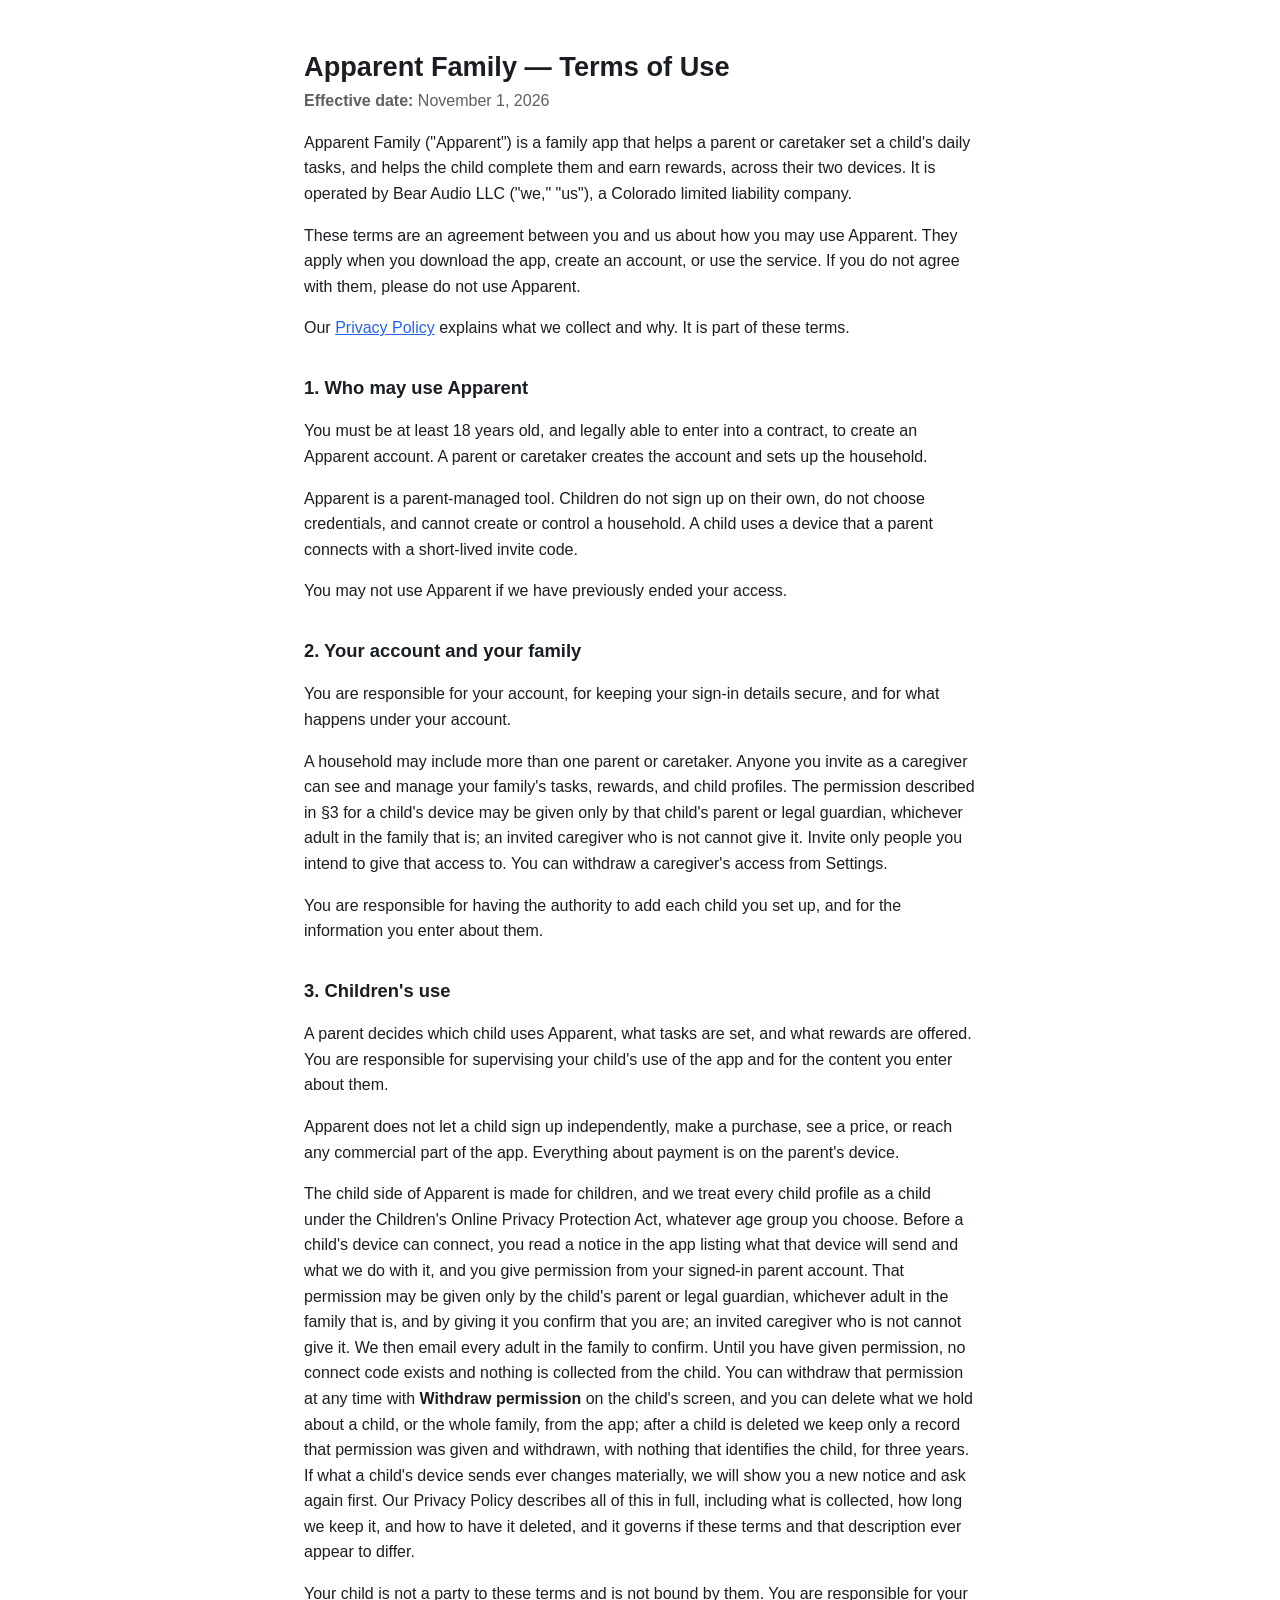
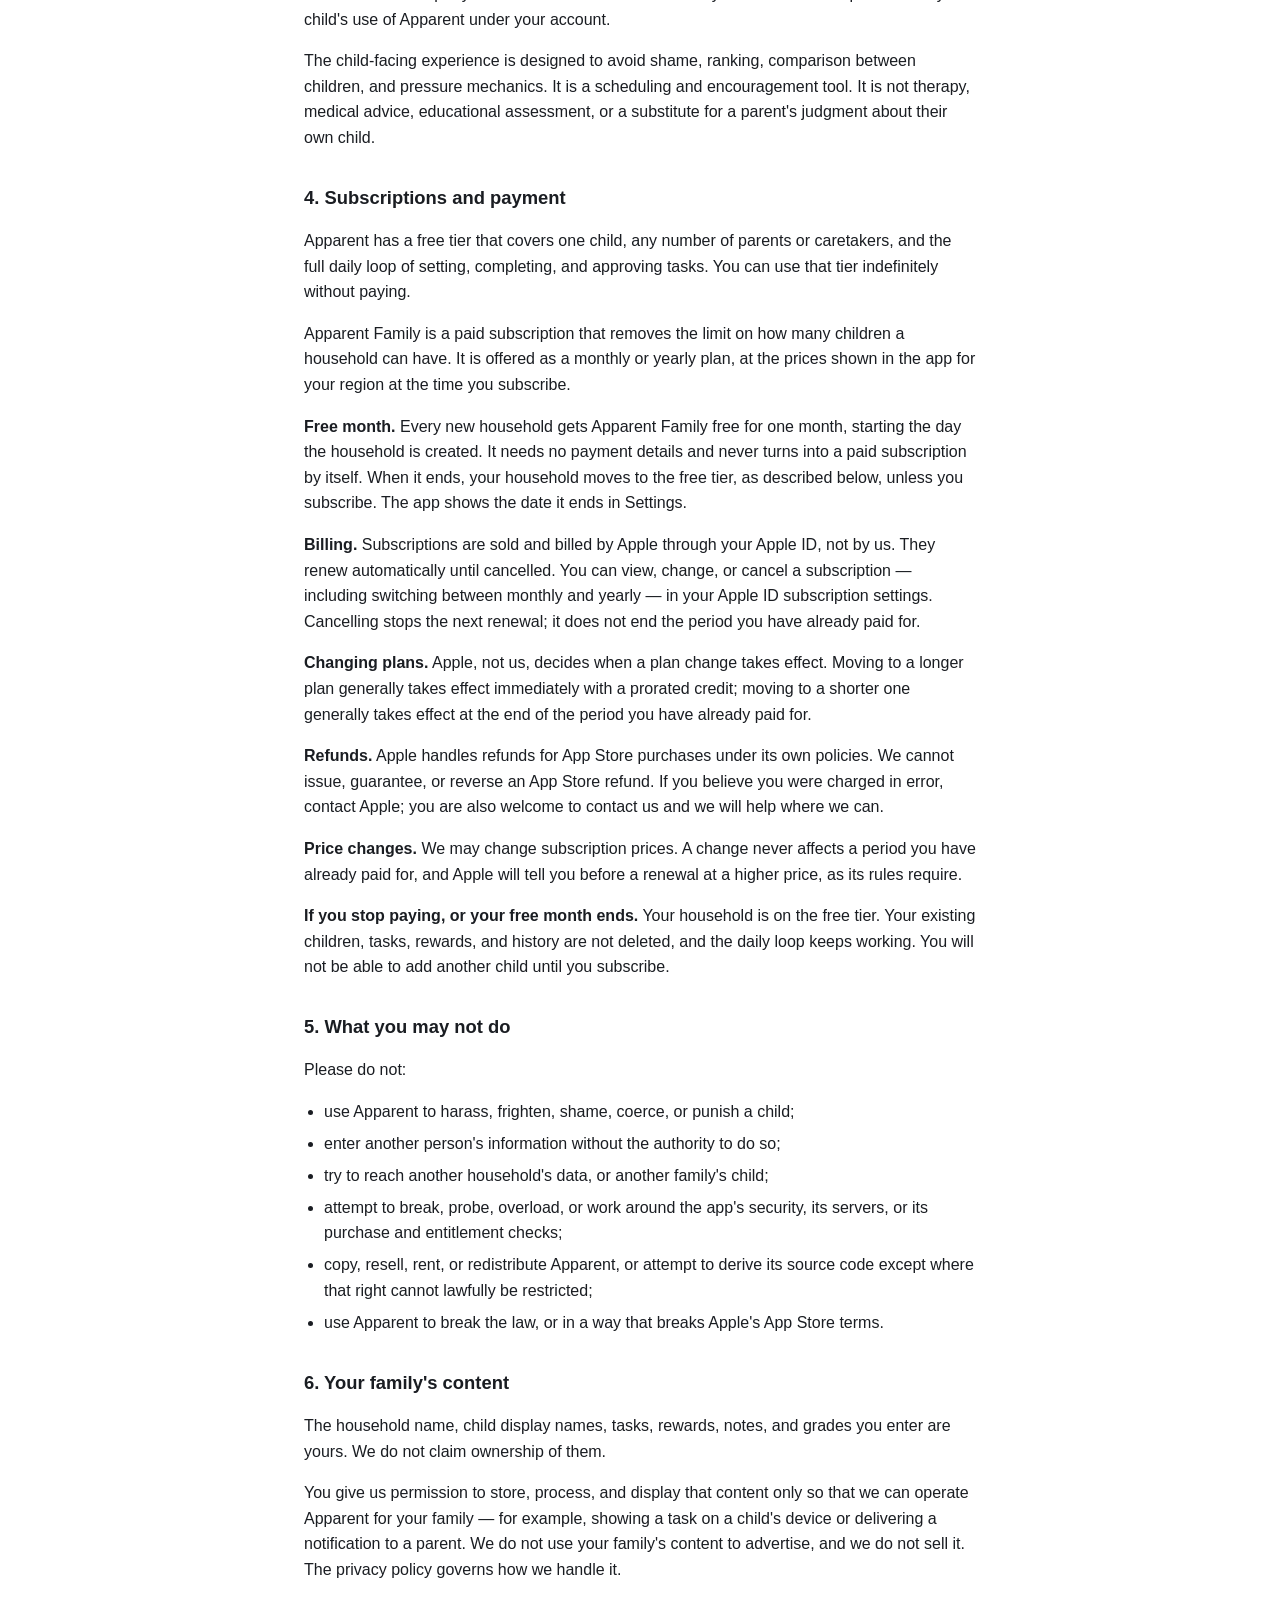
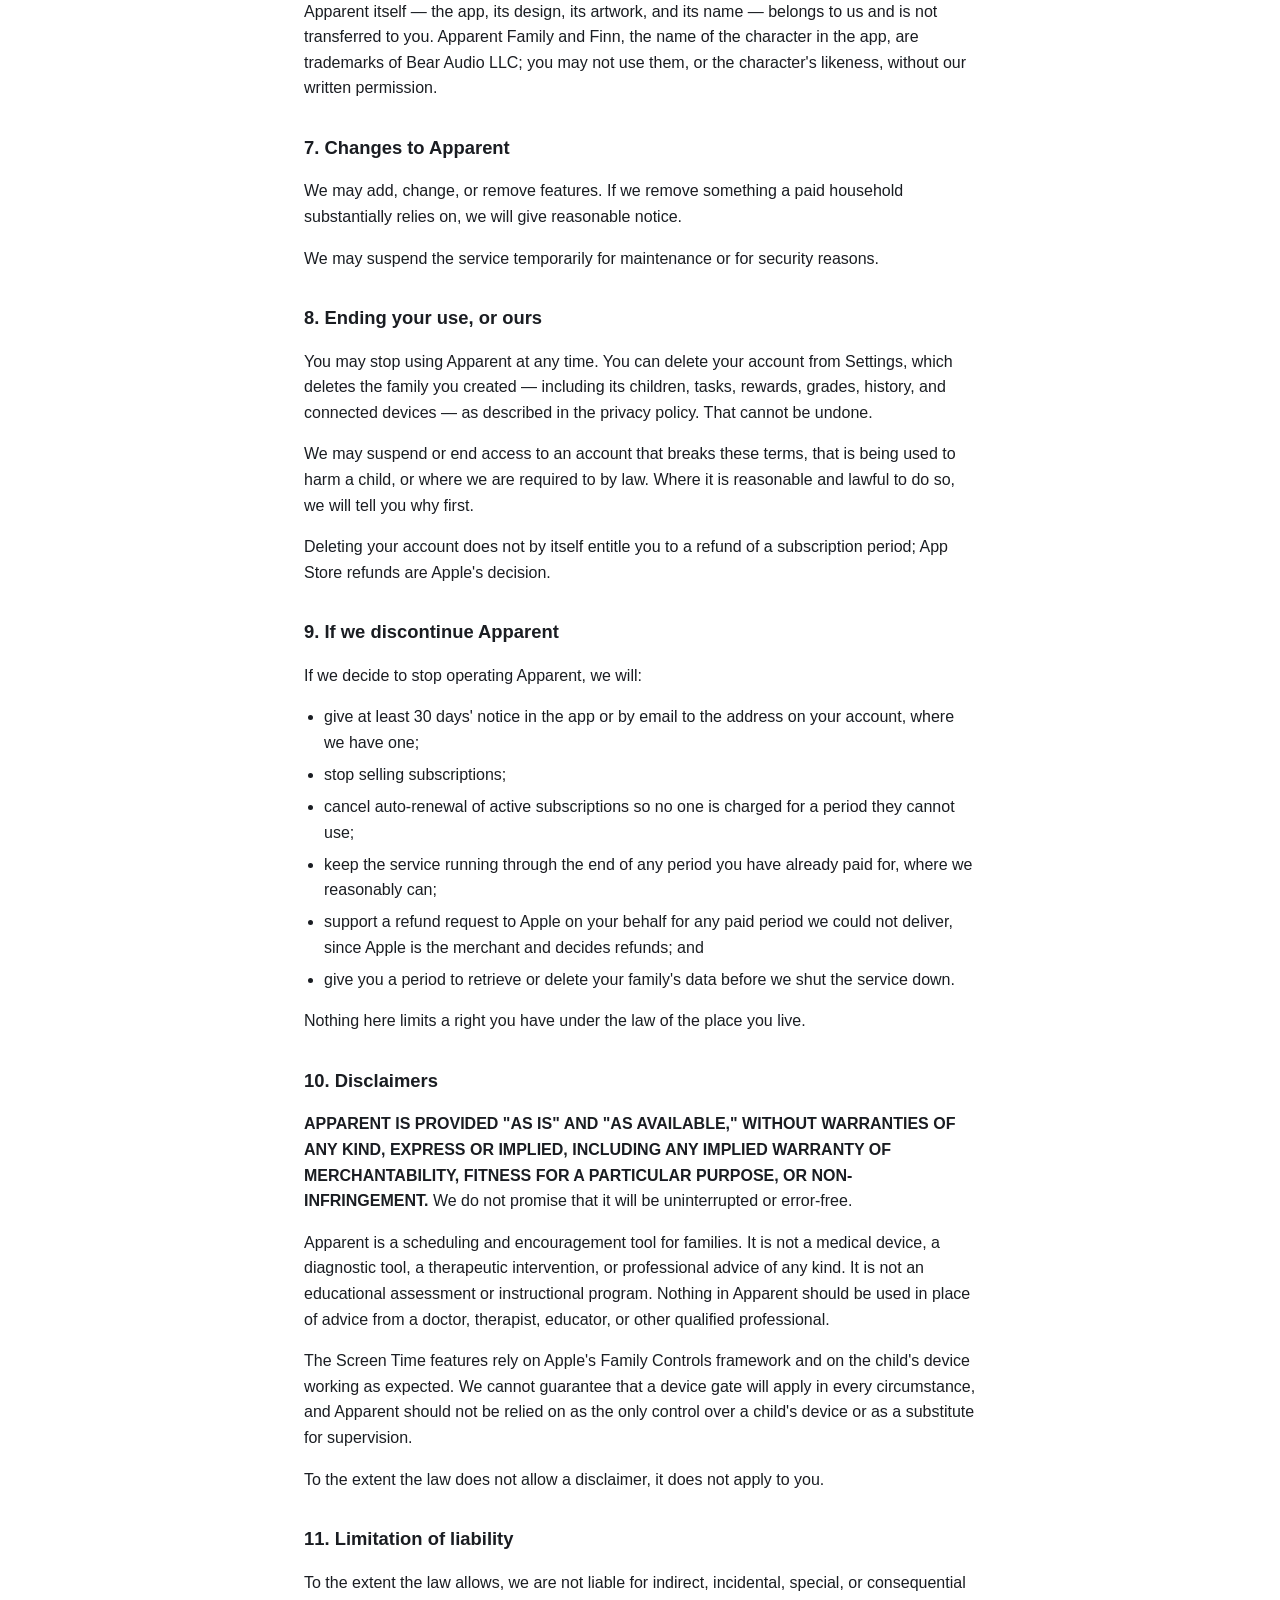
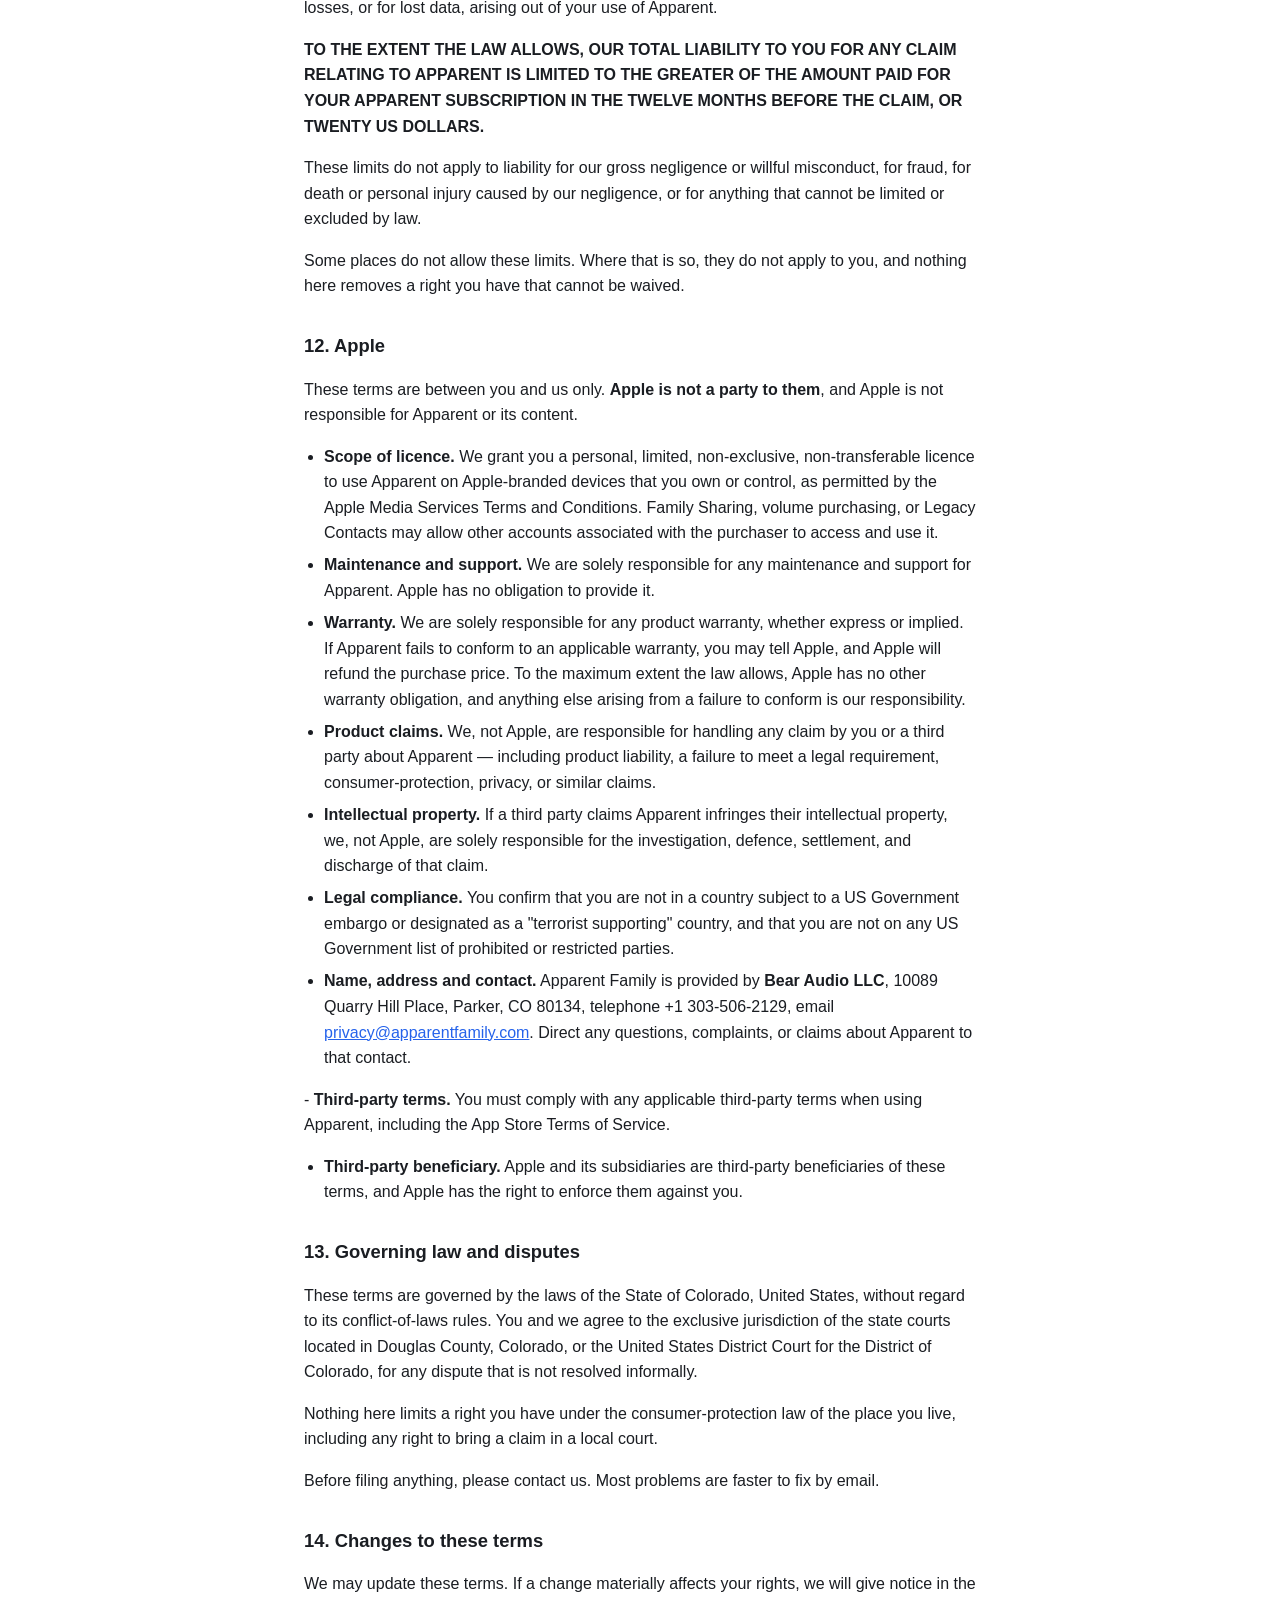
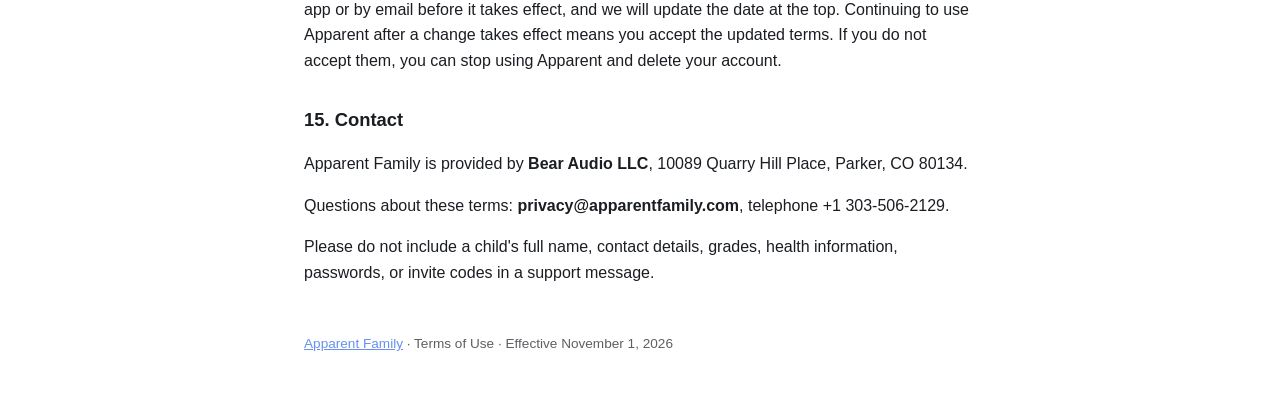
<file: terms.html>
<!doctype html>
<html lang="en">
<head>
<meta charset="utf-8">
<meta name="viewport" content="width=device-width, initial-scale=1">
<title>Terms of Use — Apparent Family</title>
<style>
  :root { color-scheme: light dark; }
  body {
    margin: 0 auto; padding: 2rem 1.25rem 4rem; max-width: 42rem;
    font-family: -apple-system, BlinkMacSystemFont, "Segoe UI", Roboto, sans-serif;
    line-height: 1.6; color: #1a1d22; background: #ffffff;
  }
  @media (prefers-color-scheme: dark) {
    body { color: #f2f3f5; background: #111317; }
    a { color: #7fb0ff; }
    th, td { border-color: #3a3f47; }
  }
  h1 { font-size: 1.7rem; line-height: 1.25; margin-bottom: 0.25rem; }
  h2 { font-size: 1.15rem; margin-top: 2rem; }
  h3 { font-size: 1rem; margin-top: 1.5rem; }
  .meta { opacity: 0.7; margin-top: 0; }
  ul { padding-left: 1.25rem; }
  li { margin: 0.4rem 0; }
  a { color: #2563eb; }
  table { border-collapse: collapse; width: 100%; font-size: 0.92rem; margin: 1rem 0; display: block; overflow-x: auto; }
  th, td { border: 1px solid #d5d8de; padding: 0.4rem 0.5rem; text-align: left; vertical-align: top; }
  code { font-size: 0.9em; }
  footer { margin-top: 3rem; font-size: 0.85rem; opacity: 0.7; }
</style>
</head>
<body>
<h1>Apparent Family — Terms of Use</h1>
<p class="meta"><strong>Effective date:</strong> November 1, 2026</p>
<p>Apparent Family ("Apparent") is a family app that helps a parent or caretaker set a child's daily tasks, and helps the child complete them and earn rewards, across their two devices. It is operated by Bear Audio LLC ("we," "us"), a Colorado limited liability company.</p>
<p>These terms are an agreement between you and us about how you may use Apparent. They apply when you download the app, create an account, or use the service. If you do not agree with them, please do not use Apparent.</p>
<p>Our <a href="https://apparentfamily.com/privacy.html">Privacy Policy</a> explains what we collect and why. It is part of these terms.</p>
<h2>1. Who may use Apparent</h2>
<p>You must be at least 18 years old, and legally able to enter into a contract, to create an Apparent account. A parent or caretaker creates the account and sets up the household.</p>
<p>Apparent is a parent-managed tool. Children do not sign up on their own, do not choose credentials, and cannot create or control a household. A child uses a device that a parent connects with a short-lived invite code.</p>
<p>You may not use Apparent if we have previously ended your access.</p>
<h2>2. Your account and your family</h2>
<p>You are responsible for your account, for keeping your sign-in details secure, and for what happens under your account.</p>
<p>A household may include more than one parent or caretaker. Anyone you invite as a caregiver can see and manage your family's tasks, rewards, and child profiles. The permission described in §3 for a child's device may be given only by that child's parent or legal guardian, whichever adult in the family that is; an invited caregiver who is not cannot give it. Invite only people you intend to give that access to. You can withdraw a caregiver's access from Settings.</p>
<p>You are responsible for having the authority to add each child you set up, and for the information you enter about them.</p>
<h2>3. Children's use</h2>
<p>A parent decides which child uses Apparent, what tasks are set, and what rewards are offered. You are responsible for supervising your child's use of the app and for the content you enter about them.</p>
<p>Apparent does not let a child sign up independently, make a purchase, see a price, or reach any commercial part of the app. Everything about payment is on the parent's device.</p>
<p>The child side of Apparent is made for children, and we treat every child profile as a child under the Children's Online Privacy Protection Act, whatever age group you choose. Before a child's device can connect, you read a notice in the app listing what that device will send and what we do with it, and you give permission from your signed-in parent account. That permission may be given only by the child's parent or legal guardian, whichever adult in the family that is, and by giving it you confirm that you are; an invited caregiver who is not cannot give it. We then email every adult in the family to confirm. Until you have given permission, no connect code exists and nothing is collected from the child. You can withdraw that permission at any time with <strong>Withdraw permission</strong> on the child's screen, and you can delete what we hold about a child, or the whole family, from the app; after a child is deleted we keep only a record that permission was given and withdrawn, with nothing that identifies the child, for three years. If what a child's device sends ever changes materially, we will show you a new notice and ask again first. Our Privacy Policy describes all of this in full, including what is collected, how long we keep it, and how to have it deleted, and it governs if these terms and that description ever appear to differ.</p>
<p>Your child is not a party to these terms and is not bound by them. You are responsible for your child's use of Apparent under your account.</p>
<p>The child-facing experience is designed to avoid shame, ranking, comparison between children, and pressure mechanics. It is a scheduling and encouragement tool. It is not therapy, medical advice, educational assessment, or a substitute for a parent's judgment about their own child.</p>
<h2>4. Subscriptions and payment</h2>
<p>Apparent has a free tier that covers one child, any number of parents or caretakers, and the full daily loop of setting, completing, and approving tasks. You can use that tier indefinitely without paying.</p>
<p>Apparent Family is a paid subscription that removes the limit on how many children a household can have. It is offered as a monthly or yearly plan, at the prices shown in the app for your region at the time you subscribe.</p>
<p><strong>Free month.</strong> Every new household gets Apparent Family free for one month, starting the day the household is created. It needs no payment details and never turns into a paid subscription by itself. When it ends, your household moves to the free tier, as described below, unless you subscribe. The app shows the date it ends in Settings.</p>
<p><strong>Billing.</strong> Subscriptions are sold and billed by Apple through your Apple ID, not by us. They renew automatically until cancelled. You can view, change, or cancel a subscription — including switching between monthly and yearly — in your Apple ID subscription settings. Cancelling stops the next renewal; it does not end the period you have already paid for.</p>
<p><strong>Changing plans.</strong> Apple, not us, decides when a plan change takes effect. Moving to a longer plan generally takes effect immediately with a prorated credit; moving to a shorter one generally takes effect at the end of the period you have already paid for.</p>
<p><strong>Refunds.</strong> Apple handles refunds for App Store purchases under its own policies. We cannot issue, guarantee, or reverse an App Store refund. If you believe you were charged in error, contact Apple; you are also welcome to contact us and we will help where we can.</p>
<p><strong>Price changes.</strong> We may change subscription prices. A change never affects a period you have already paid for, and Apple will tell you before a renewal at a higher price, as its rules require.</p>
<p><strong>If you stop paying, or your free month ends.</strong> Your household is on the free tier. Your existing children, tasks, rewards, and history are not deleted, and the daily loop keeps working. You will not be able to add another child until you subscribe.</p>
<h2>5. What you may not do</h2>
<p>Please do not:</p>
<ul>
  <li>use Apparent to harass, frighten, shame, coerce, or punish a child;</li>
  <li>enter another person's information without the authority to do so;</li>
  <li>try to reach another household's data, or another family's child;</li>
  <li>attempt to break, probe, overload, or work around the app's security, its servers, or its purchase and entitlement checks;</li>
  <li>copy, resell, rent, or redistribute Apparent, or attempt to derive its source code except where that right cannot lawfully be restricted;</li>
  <li>use Apparent to break the law, or in a way that breaks Apple's App Store terms.</li>
</ul>
<h2>6. Your family's content</h2>
<p>The household name, child display names, tasks, rewards, notes, and grades you enter are yours. We do not claim ownership of them.</p>
<p>You give us permission to store, process, and display that content only so that we can operate Apparent for your family — for example, showing a task on a child's device or delivering a notification to a parent. We do not use your family's content to advertise, and we do not sell it. The privacy policy governs how we handle it.</p>
<p>Apparent itself — the app, its design, its artwork, and its name — belongs to us and is not transferred to you. Apparent Family and Finn, the name of the character in the app, are trademarks of Bear Audio LLC; you may not use them, or the character's likeness, without our written permission.</p>
<h2>7. Changes to Apparent</h2>
<p>We may add, change, or remove features. If we remove something a paid household substantially relies on, we will give reasonable notice.</p>
<p>We may suspend the service temporarily for maintenance or for security reasons.</p>
<h2>8. Ending your use, or ours</h2>
<p>You may stop using Apparent at any time. You can delete your account from Settings, which deletes the family you created — including its children, tasks, rewards, grades, history, and connected devices — as described in the privacy policy. That cannot be undone.</p>
<p>We may suspend or end access to an account that breaks these terms, that is being used to harm a child, or where we are required to by law. Where it is reasonable and lawful to do so, we will tell you why first.</p>
<p>Deleting your account does not by itself entitle you to a refund of a subscription period; App Store refunds are Apple's decision.</p>
<h2>9. If we discontinue Apparent</h2>
<p>If we decide to stop operating Apparent, we will:</p>
<ul>
  <li>give at least 30 days' notice in the app or by email to the address on your account, where we have one;</li>
  <li>stop selling subscriptions;</li>
  <li>cancel auto-renewal of active subscriptions so no one is charged for a period they cannot use;</li>
  <li>keep the service running through the end of any period you have already paid for, where we reasonably can;</li>
  <li>support a refund request to Apple on your behalf for any paid period we could not deliver, since Apple is the merchant and decides refunds; and</li>
  <li>give you a period to retrieve or delete your family's data before we shut the service down.</li>
</ul>
<p>Nothing here limits a right you have under the law of the place you live.</p>
<h2>10. Disclaimers</h2>
<p><strong>APPARENT IS PROVIDED "AS IS" AND "AS AVAILABLE," WITHOUT WARRANTIES OF ANY KIND, EXPRESS OR IMPLIED, INCLUDING ANY IMPLIED WARRANTY OF MERCHANTABILITY, FITNESS FOR A PARTICULAR PURPOSE, OR NON-INFRINGEMENT.</strong> We do not promise that it will be uninterrupted or error-free.</p>
<p>Apparent is a scheduling and encouragement tool for families. It is not a medical device, a diagnostic tool, a therapeutic intervention, or professional advice of any kind. It is not an educational assessment or instructional program. Nothing in Apparent should be used in place of advice from a doctor, therapist, educator, or other qualified professional.</p>
<p>The Screen Time features rely on Apple's Family Controls framework and on the child's device working as expected. We cannot guarantee that a device gate will apply in every circumstance, and Apparent should not be relied on as the only control over a child's device or as a substitute for supervision.</p>
<p>To the extent the law does not allow a disclaimer, it does not apply to you.</p>
<h2>11. Limitation of liability</h2>
<p>To the extent the law allows, we are not liable for indirect, incidental, special, or consequential losses, or for lost data, arising out of your use of Apparent.</p>
<p><strong>TO THE EXTENT THE LAW ALLOWS, OUR TOTAL LIABILITY TO YOU FOR ANY CLAIM RELATING TO APPARENT IS LIMITED TO THE GREATER OF THE AMOUNT PAID FOR YOUR APPARENT SUBSCRIPTION IN THE TWELVE MONTHS BEFORE THE CLAIM, OR TWENTY US DOLLARS.</strong></p>
<p>These limits do not apply to liability for our gross negligence or willful misconduct, for fraud, for death or personal injury caused by our negligence, or for anything that cannot be limited or excluded by law.</p>
<p>Some places do not allow these limits. Where that is so, they do not apply to you, and nothing here removes a right you have that cannot be waived.</p>
<h2>12. Apple</h2>
<p>These terms are between you and us only. <strong>Apple is not a party to them</strong>, and Apple is not responsible for Apparent or its content.</p>
<ul>
  <li><strong>Scope of licence.</strong> We grant you a personal, limited, non-exclusive, non-transferable licence to use Apparent on Apple-branded devices that you own or control, as permitted by the Apple Media Services Terms and Conditions. Family Sharing, volume purchasing, or Legacy Contacts may allow other accounts associated with the purchaser to access and use it.</li>
  <li><strong>Maintenance and support.</strong> We are solely responsible for any maintenance and support for Apparent. Apple has no obligation to provide it.</li>
  <li><strong>Warranty.</strong> We are solely responsible for any product warranty, whether express or implied. If Apparent fails to conform to an applicable warranty, you may tell Apple, and Apple will refund the purchase price. To the maximum extent the law allows, Apple has no other warranty obligation, and anything else arising from a failure to conform is our responsibility.</li>
  <li><strong>Product claims.</strong> We, not Apple, are responsible for handling any claim by you or a third party about Apparent — including product liability, a failure to meet a legal requirement, consumer-protection, privacy, or similar claims.</li>
  <li><strong>Intellectual property.</strong> If a third party claims Apparent infringes their intellectual property, we, not Apple, are solely responsible for the investigation, defence, settlement, and discharge of that claim.</li>
  <li><strong>Legal compliance.</strong> You confirm that you are not in a country subject to a US Government embargo or designated as a "terrorist supporting" country, and that you are not on any US Government list of prohibited or restricted parties.</li>
  <li><strong>Name, address and contact.</strong> Apparent Family is provided by <strong>Bear Audio LLC</strong>, 10089 Quarry Hill Place, Parker, CO 80134, telephone +1 303-506-2129, email <a href="mailto:privacy@apparentfamily.com">privacy@apparentfamily.com</a>. Direct any questions, complaints, or claims about Apparent to that contact.</li>
</ul>
<p>- <strong>Third-party terms.</strong> You must comply with any applicable third-party terms when using Apparent, including the App Store Terms of Service.</p>
<ul>
  <li><strong>Third-party beneficiary.</strong> Apple and its subsidiaries are third-party beneficiaries of these terms, and Apple has the right to enforce them against you.</li>
</ul>
<h2>13. Governing law and disputes</h2>
<p>These terms are governed by the laws of the State of Colorado, United States, without regard to its conflict-of-laws rules. You and we agree to the exclusive jurisdiction of the state courts located in Douglas County, Colorado, or the United States District Court for the District of Colorado, for any dispute that is not resolved informally.</p>
<p>Nothing here limits a right you have under the consumer-protection law of the place you live, including any right to bring a claim in a local court.</p>
<p>Before filing anything, please contact us. Most problems are faster to fix by email.</p>
<h2>14. Changes to these terms</h2>
<p>We may update these terms. If a change materially affects your rights, we will give notice in the app or by email before it takes effect, and we will update the date at the top. Continuing to use Apparent after a change takes effect means you accept the updated terms. If you do not accept them, you can stop using Apparent and delete your account.</p>
<h2>15. Contact</h2>
<p>Apparent Family is provided by <strong>Bear Audio LLC</strong>, 10089 Quarry Hill Place, Parker, CO 80134.</p>
<p>Questions about these terms: <strong>privacy@apparentfamily.com</strong>, telephone +1 303-506-2129.</p>
<p>Please do not include a child's full name, contact details, grades, health information, passwords, or invite codes in a support message.</p>

<footer><a href="./">Apparent Family</a> · Terms of Use · Effective November 1, 2026</footer>
</body>
</html>
</file>
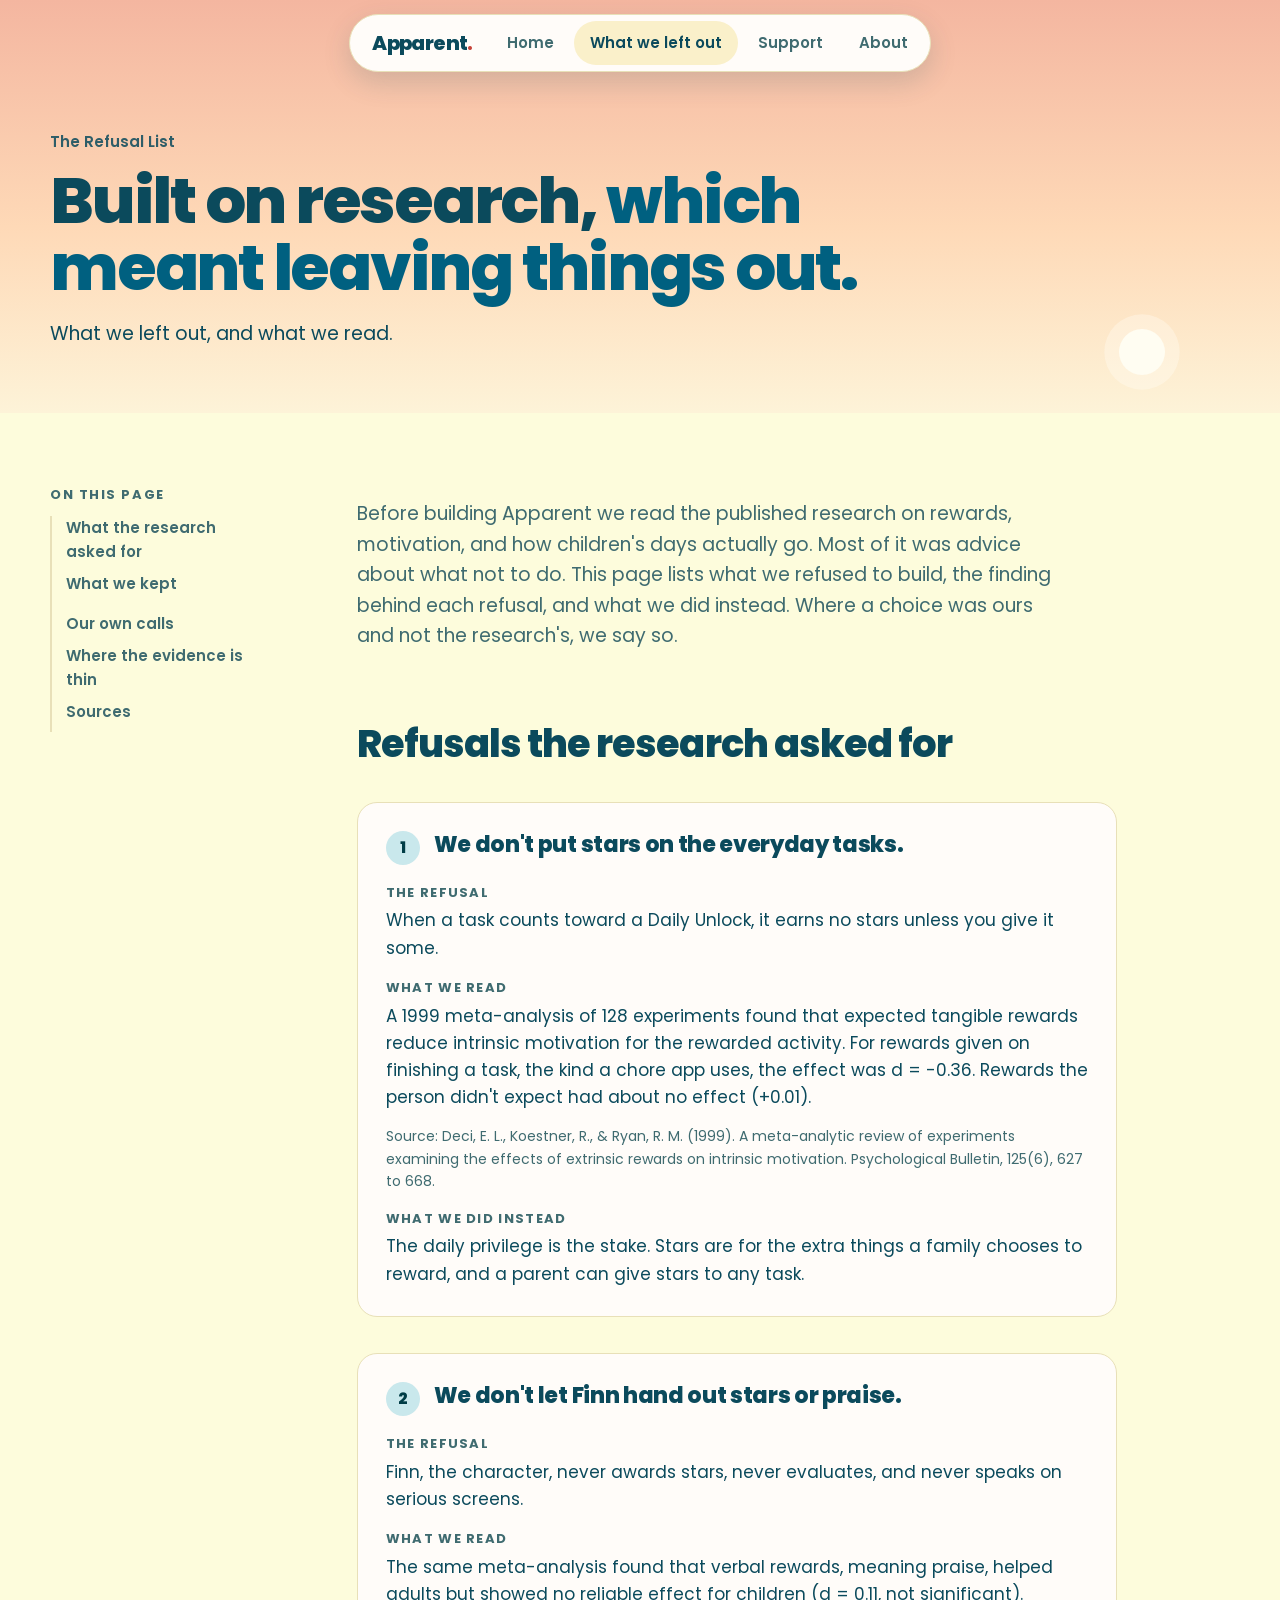
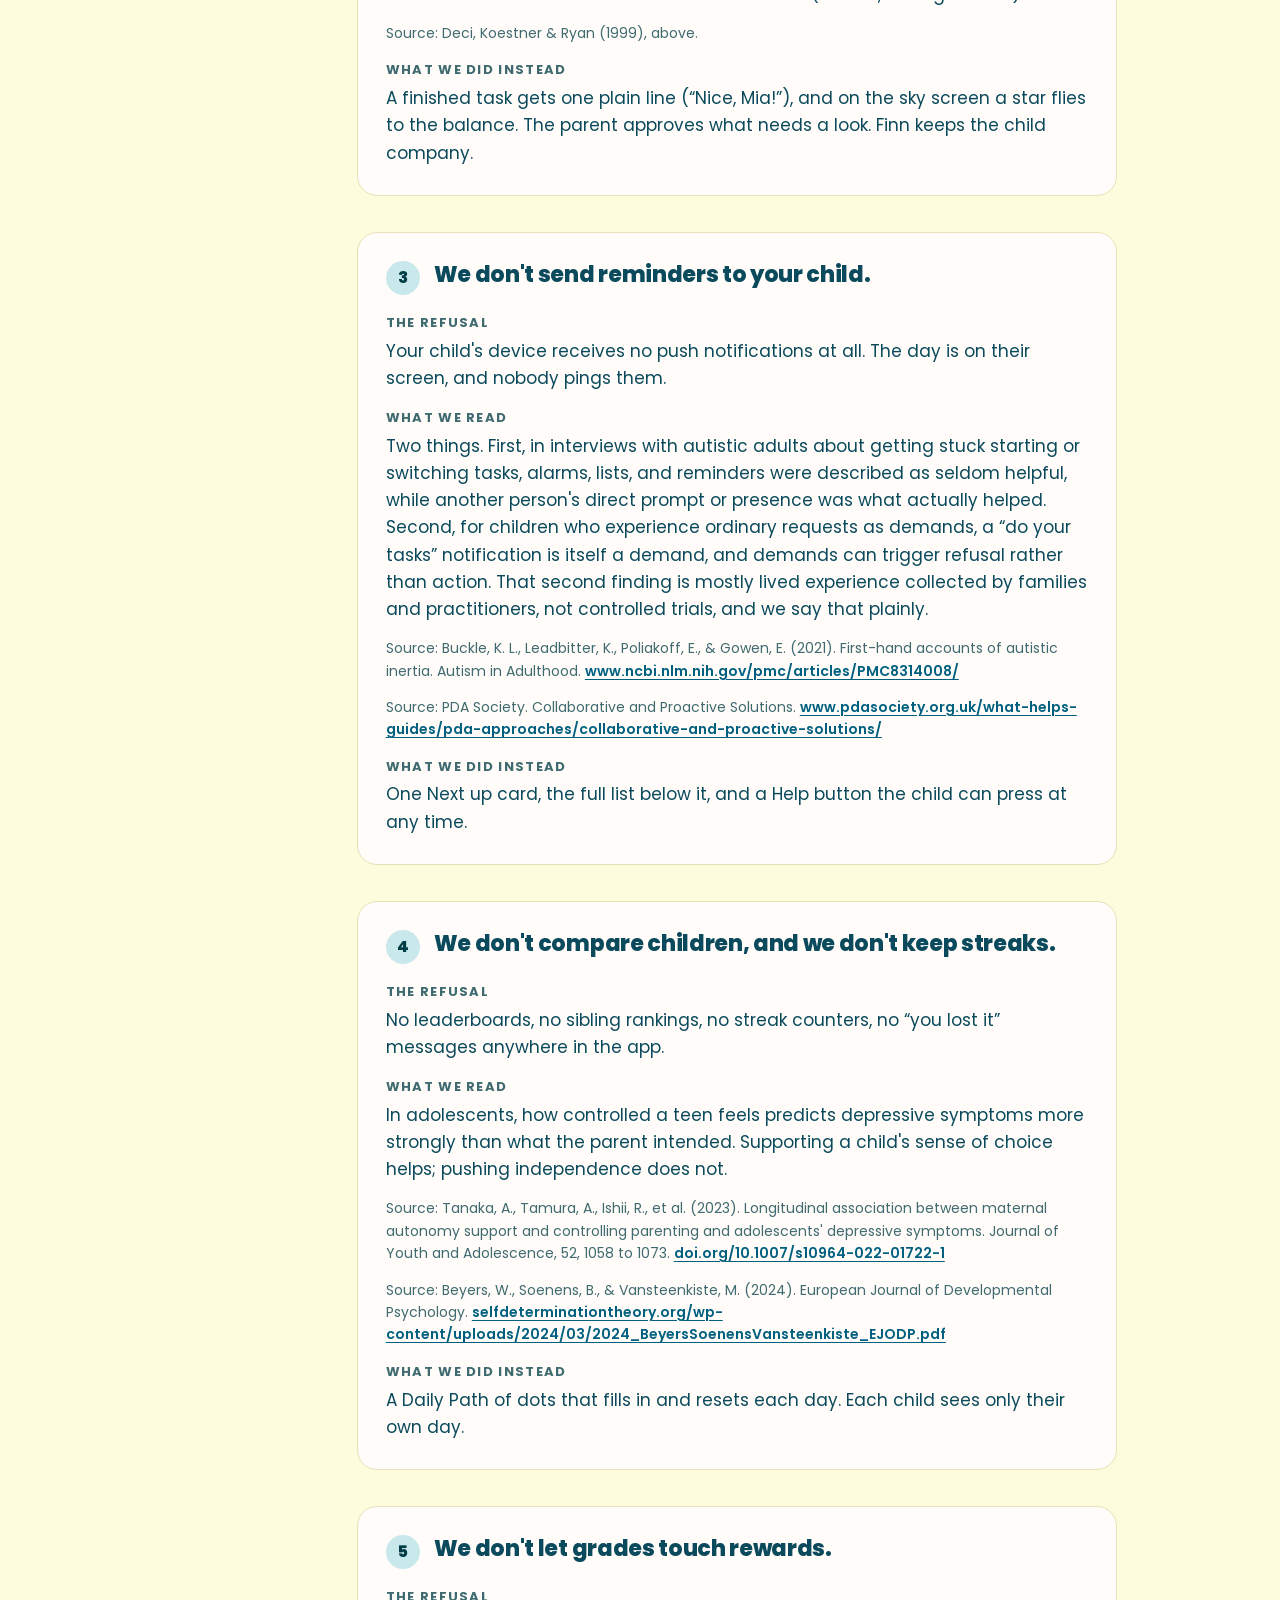
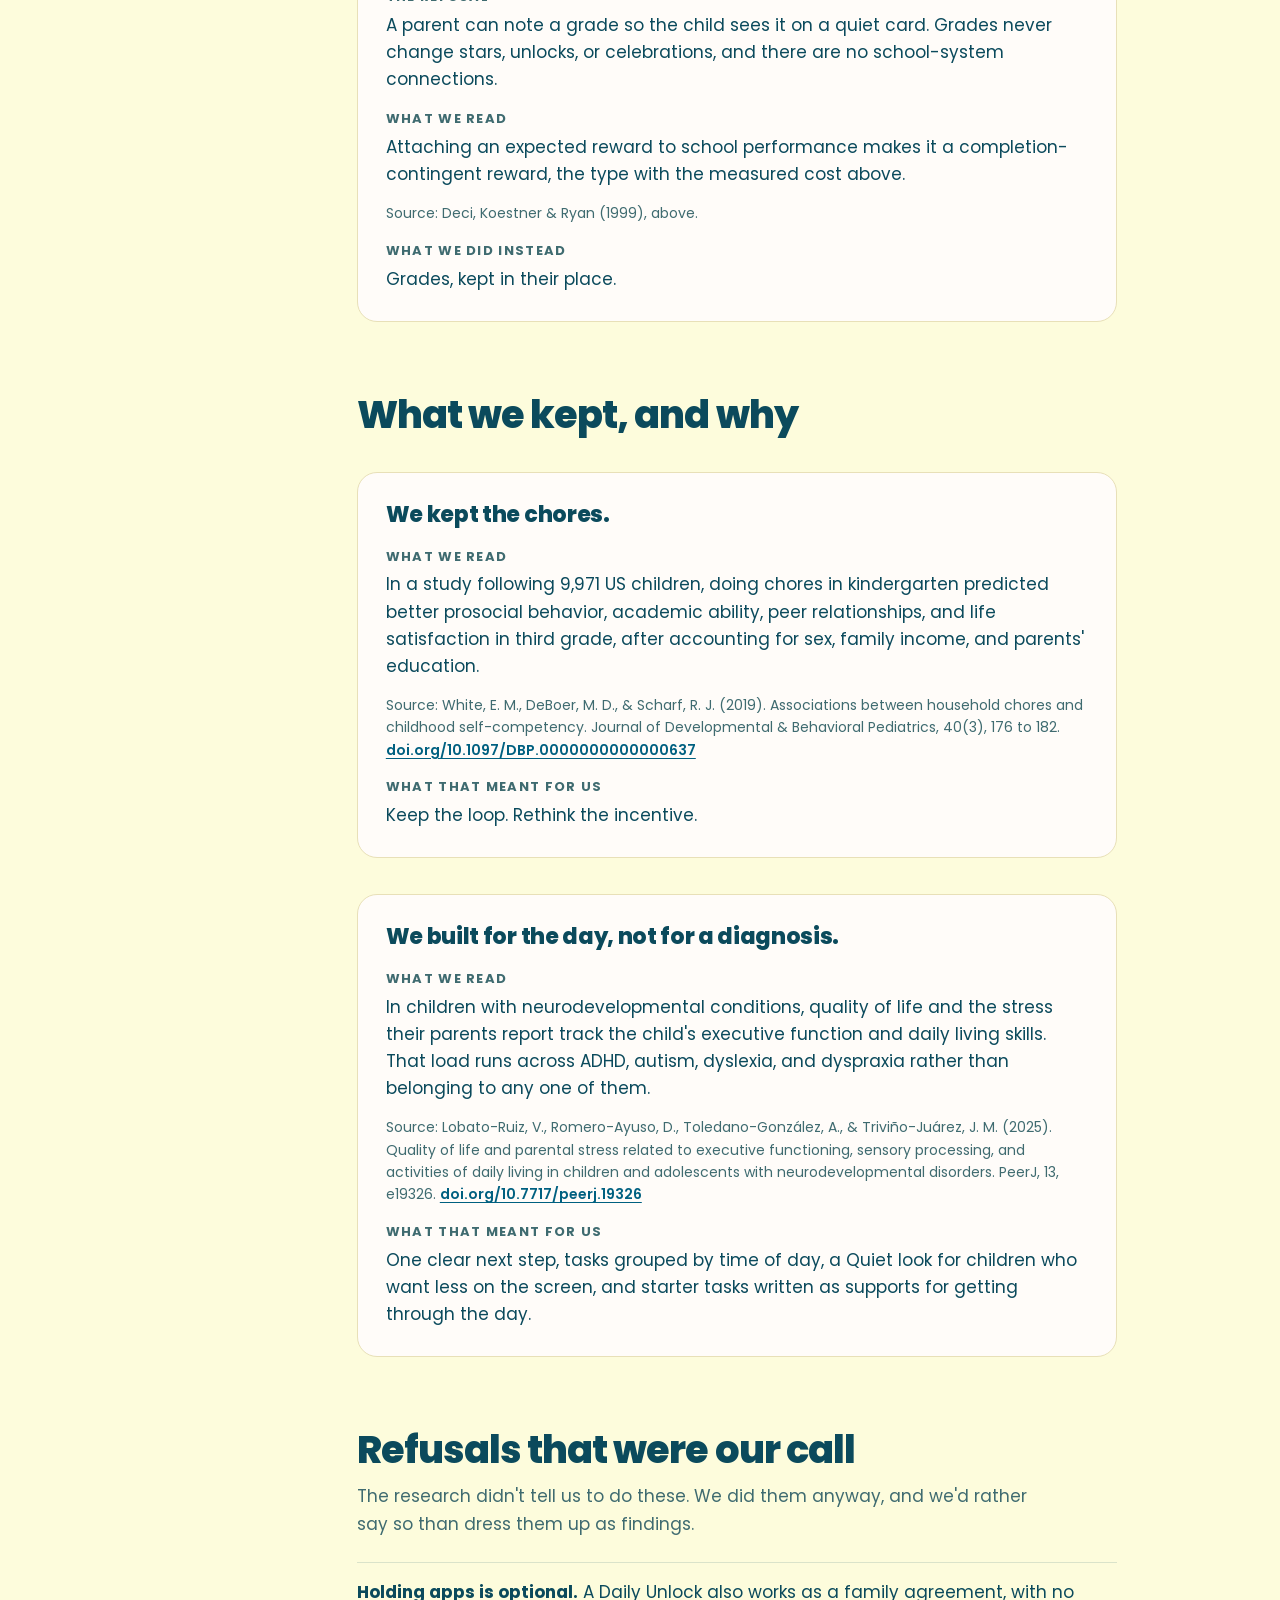
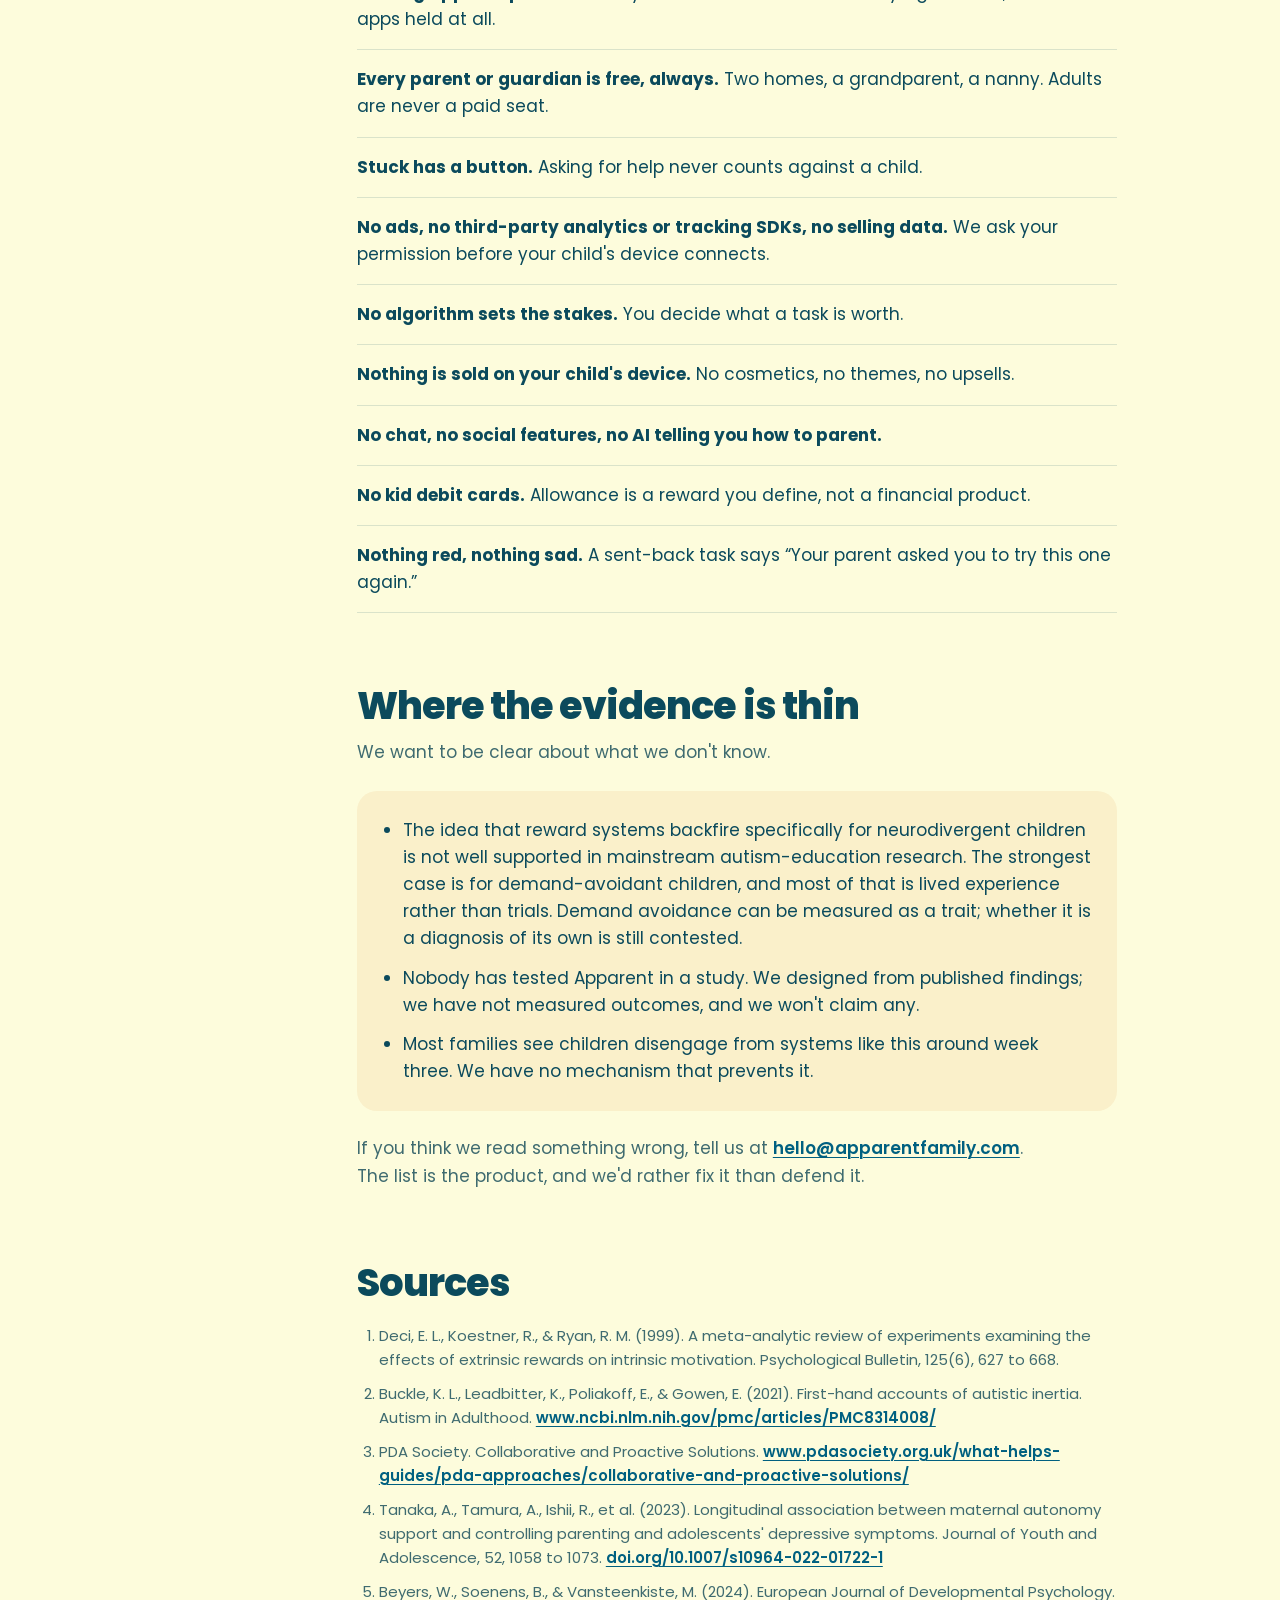
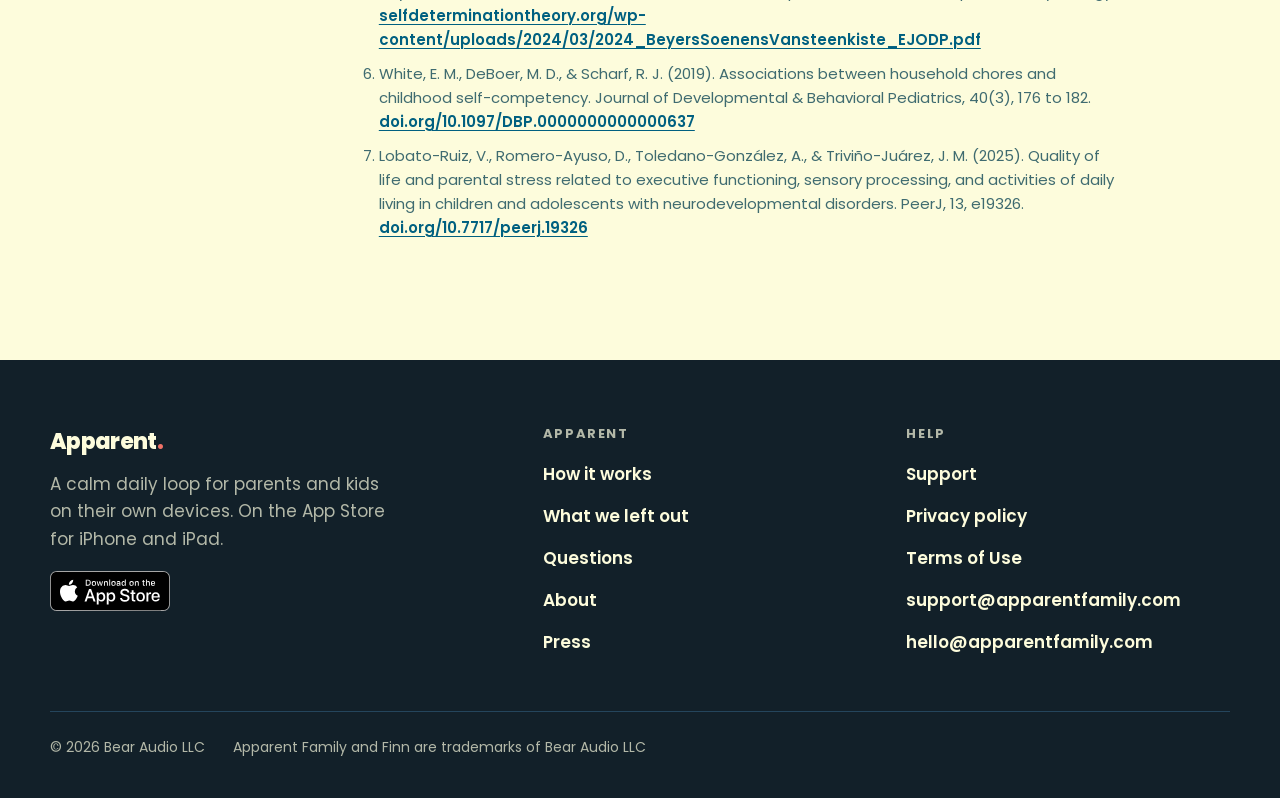
<file: what-we-left-out.html>
<!DOCTYPE html><html lang="en"><head><meta charSet="utf-8"/><meta name="viewport" content="width=device-width, initial-scale=1"/><link rel="preload" href="/app-store-badge.svg" as="image"/><link rel="stylesheet" href="/assets/index-Dm6iY7a7.css" data-rsc-css-href="/assets/index-Dm6iY7a7.css" data-precedence="vite-rsc/importer-resources"/><link rel="modulepreload" href="/assets/layout-segment-context-CGflDY8P.js" crossorigin=""/><link rel="modulepreload" href="/assets/rolldown-runtime-S-ySWqyJ.js" crossorigin=""/><link rel="modulepreload" href="/assets/index-CLjjgwdh.js" crossorigin=""/><link rel="modulepreload" href="/assets/framework-CXnKph_e.js" crossorigin=""/><title>The Refusal List: what we left out of Apparent, and why</title><meta name="description" content="We read the research on rewards and motivation before building a family app. Most of it told us what not to build. Here is the list, with sources."/><meta name="application-name" content="Apparent Family"/><meta name="category" content="Productivity"/><meta property="og:title" content="Apparent: Set the day. Make what&#x27;s next clear."/><meta property="og:description" content="A calm daily loop for parents and kids on their own devices."/><meta property="og:site_name" content="Apparent Family"/><meta property="og:type" content="website"/><meta property="og:locale" content="en_US"/><meta property="og:image" content="https://apparentfamily.com/press/app-icon-1024.png"/><meta property="og:image:width" content="1024"/><meta property="og:image:height" content="1024"/><meta property="og:image:alt" content="The Apparent Family app icon"/><meta name="twitter:card" content="summary"/><meta name="twitter:title" content="Apparent: Set the day. Make what&#x27;s next clear."/><meta name="twitter:description" content="A calm daily loop for parents and kids on their own devices."/><meta name="twitter:image" content="https://apparentfamily.com/press/app-icon-1024.png"/><meta name="twitter:image:width" content="1024"/><meta name="twitter:image:height" content="1024"/><meta name="twitter:image:alt" content="The Apparent Family app icon"/><link rel="icon" href="https://apparentfamily.com/icon-64.png"/><link rel="apple-touch-icon" href="https://apparentfamily.com/apple-touch-icon.png"/><link rel="canonical" href="https://apparentfamily.com/what-we-left-out"/><meta name="theme-color" content="#FDFCDC" media="(prefers-color-scheme: light)"/><meta name="theme-color" content="#122029" media="(prefers-color-scheme: dark)"/><script>self.__VINEXT_RSC_PARAMS__={}</script><script>self.__VINEXT_RSC_NAV__={"pathname":"/what-we-left-out","searchParams":[]}</script><link rel="modulepreload" href="/assets/index-CLjjgwdh.js" />
</head><body><a class="skip-link" href="#main-content">Skip to content</a><div class="mobile-mast"><a class="wordmark" href="/" aria-label="Apparent home">Apparent<span aria-hidden="true">.</span></a></div><header class="site-header"><div class="site-header-inner"><nav class="tabbar" aria-label="Main"><a class="wordmark" href="/" aria-label="Apparent home">Apparent<span aria-hidden="true">.</span></a><a class="tab" href="/"><svg aria-hidden="true" class="icon " viewBox="0 0 24 24"><path d="M4 10.5 12 4l8 6.5V19a1.5 1.5 0 0 1-1.5 1.5h-3.5v-5.5h-6v5.5H5.5A1.5 1.5 0 0 1 4 19z"></path></svg><span class="tab-long">Home</span><span class="tab-short" aria-hidden="true">Home</span></a><a aria-current="page" class="tab" href="/what-we-left-out"><svg aria-hidden="true" class="icon " viewBox="0 0 24 24"><path d="M12 6.5C10 5 7 4.5 3.5 5v13c3.5-.5 6.5 0 8.5 1.5 2-1.5 5-2 8.5-1.5V5C17 4.5 14 5 12 6.5z"></path><path d="M12 6.5v13"></path></svg><span class="tab-long">What we left out</span><span class="tab-short" aria-hidden="true">Left out</span></a><a class="tab" href="/support"><svg aria-hidden="true" class="icon " viewBox="0 0 24 24"><circle cx="12" cy="12" r="8.5"></circle><circle cx="12" cy="12" r="3.6"></circle><path d="m6 6 3.4 3.4M14.6 14.6 18 18M18 6l-3.4 3.4M9.4 14.6 6 18"></path></svg><span class="tab-long">Support</span><span class="tab-short" aria-hidden="true">Support</span></a><a class="tab" href="/about"><svg aria-hidden="true" class="icon " viewBox="0 0 24 24"><circle cx="12" cy="12" r="8.5"></circle><path d="M12 11v5.5M12 7.8v.1"></path></svg><span class="tab-long">About</span><span class="tab-short" aria-hidden="true">About</span></a></nav></div></header><main id="main-content" tabindex="-1"><header aria-labelledby="refusal-title" class="stage band" data-sky="morning"><div aria-hidden="true" class="stage-body"></div><div class="wrap stage-content"><p class="kicker">The Refusal List</p><h1 id="refusal-title">Built on research, <em>which meant leaving things out.</em></h1><p class="band-lede">What we left out, and what we read.</p></div></header><div class="doc"><div class="wrap doc-layout"><nav class="doc-rail" aria-labelledby="refusal-rail"><p id="refusal-rail">On this page</p><ul><li><a href="#asked">What the research asked for</a></li><li><a href="#kept">What we kept</a></li><li><a href="#our-call">Our own calls</a></li><li><a href="#thin">Where the evidence is thin</a></li><li><a href="#sources">Sources</a></li></ul></nav><article class="prose"><p class="prose-intro">Before building Apparent we read the published research on rewards, motivation, and how children&#x27;s days actually go. Most of it was advice about what not to do. This page lists what we refused to build, the finding behind each refusal, and what we did instead. Where a choice was ours and not the research&#x27;s, we say so.</p><section class="part" id="asked" aria-labelledby="asked-title"><h2 id="asked-title">Refusals the research asked for</h2><section class="refusal" aria-labelledby="refusal-1"><h3 id="refusal-1"><span aria-hidden="true">1</span>We don&#x27;t put stars on the everyday tasks.</h3><dl><dt>The refusal</dt><dd>When a task counts toward a Daily Unlock, it earns no stars unless you give it some.</dd><dt>What we read</dt><dd>A 1999 meta-analysis of 128 experiments found that expected tangible rewards reduce intrinsic motivation for the rewarded activity. For rewards given on finishing a task, the kind a chore app uses, the effect was d = -0.36. Rewards the person didn&#x27;t expect had about no effect (+0.01).<p class="source">Source: <!-- -->Deci, E. L., Koestner, R., &amp; Ryan, R. M. (1999). A meta-analytic review of experiments examining the effects of extrinsic rewards on intrinsic motivation. Psychological Bulletin, 125(6), 627 to 668.</p></dd><dt>What we did instead</dt><dd>The daily privilege is the stake. Stars are for the extra things a family chooses to reward, and a parent can give stars to any task.</dd></dl></section><section class="refusal" aria-labelledby="refusal-2"><h3 id="refusal-2"><span aria-hidden="true">2</span>We don&#x27;t let Finn hand out stars or praise.</h3><dl><dt>The refusal</dt><dd>Finn, the character, never awards stars, never evaluates, and never speaks on serious screens.</dd><dt>What we read</dt><dd>The same meta-analysis found that verbal rewards, meaning praise, helped adults but showed no reliable effect for children (d = 0.11, not significant).<p class="source">Source: <!-- -->Deci, Koestner &amp; Ryan (1999), above.</p></dd><dt>What we did instead</dt><dd>A finished task gets one plain line (“Nice, Mia!”), and on the sky screen a star flies to the balance. The parent approves what needs a look. Finn keeps the child company.</dd></dl></section><section class="refusal" aria-labelledby="refusal-3"><h3 id="refusal-3"><span aria-hidden="true">3</span>We don&#x27;t send reminders to your child.</h3><dl><dt>The refusal</dt><dd>Your child&#x27;s device receives no push notifications at all. The day is on their screen, and nobody pings them.</dd><dt>What we read</dt><dd>Two things. First, in interviews with autistic adults about getting stuck starting or switching tasks, alarms, lists, and reminders were described as seldom helpful, while another person&#x27;s direct prompt or presence was what actually helped. Second, for children who experience ordinary requests as demands, a “do your tasks” notification is itself a demand, and demands can trigger refusal rather than action. That second finding is mostly lived experience collected by families and practitioners, not controlled trials, and we say that plainly.<p class="source">Source: <!-- -->Buckle, K. L., Leadbitter, K., Poliakoff, E., &amp; Gowen, E. (2021). First-hand accounts of autistic inertia. Autism in Adulthood.<!-- --> <a href="https://www.ncbi.nlm.nih.gov/pmc/articles/PMC8314008/">www.ncbi.nlm.nih.gov/pmc/articles/PMC8314008/</a></p><p class="source">Source: <!-- -->PDA Society. Collaborative and Proactive Solutions.<!-- --> <a href="https://www.pdasociety.org.uk/what-helps-guides/pda-approaches/collaborative-and-proactive-solutions/">www.pdasociety.org.uk/what-helps-guides/pda-approaches/collaborative-and-proactive-solutions/</a></p></dd><dt>What we did instead</dt><dd>One Next up card, the full list below it, and a Help button the child can press at any time.</dd></dl></section><section class="refusal" aria-labelledby="refusal-4"><h3 id="refusal-4"><span aria-hidden="true">4</span>We don&#x27;t compare children, and we don&#x27;t keep streaks.</h3><dl><dt>The refusal</dt><dd>No leaderboards, no sibling rankings, no streak counters, no “you lost it” messages anywhere in the app.</dd><dt>What we read</dt><dd>In adolescents, how controlled a teen feels predicts depressive symptoms more strongly than what the parent intended. Supporting a child&#x27;s sense of choice helps; pushing independence does not.<p class="source">Source: <!-- -->Tanaka, A., Tamura, A., Ishii, R., et al. (2023). Longitudinal association between maternal autonomy support and controlling parenting and adolescents&#x27; depressive symptoms. Journal of Youth and Adolescence, 52, 1058 to 1073.<!-- --> <a href="https://doi.org/10.1007/s10964-022-01722-1">doi.org/10.1007/s10964-022-01722-1</a></p><p class="source">Source: <!-- -->Beyers, W., Soenens, B., &amp; Vansteenkiste, M. (2024). European Journal of Developmental Psychology.<!-- --> <a href="https://selfdeterminationtheory.org/wp-content/uploads/2024/03/2024_BeyersSoenensVansteenkiste_EJODP.pdf">selfdeterminationtheory.org/wp-content/uploads/2024/03/2024_BeyersSoenensVansteenkiste_EJODP.pdf</a></p></dd><dt>What we did instead</dt><dd>A Daily Path of dots that fills in and resets each day. Each child sees only their own day.</dd></dl></section><section class="refusal" aria-labelledby="refusal-5"><h3 id="refusal-5"><span aria-hidden="true">5</span>We don&#x27;t let grades touch rewards.</h3><dl><dt>The refusal</dt><dd>A parent can note a grade so the child sees it on a quiet card. Grades never change stars, unlocks, or celebrations, and there are no school-system connections.</dd><dt>What we read</dt><dd>Attaching an expected reward to school performance makes it a completion-contingent reward, the type with the measured cost above.<p class="source">Source: <!-- -->Deci, Koestner &amp; Ryan (1999), above.</p></dd><dt>What we did instead</dt><dd>Grades, kept in their place.</dd></dl></section></section><section class="part" id="kept" aria-labelledby="kept-title"><h2 id="kept-title">What we kept, and why</h2><section class="refusal" aria-labelledby="kept-chores"><h3 id="kept-chores">We kept the chores.</h3><dl><dt>What we read</dt><dd>In a study following 9,971 US children, doing chores in kindergarten predicted better prosocial behavior, academic ability, peer relationships, and life satisfaction in third grade, after accounting for sex, family income, and parents&#x27; education.<p class="source">Source: <!-- -->White, E. M., DeBoer, M. D., &amp; Scharf, R. J. (2019). Associations between household chores and childhood self-competency. Journal of Developmental &amp; Behavioral Pediatrics, 40(3), 176 to 182.<!-- --> <a href="https://doi.org/10.1097/DBP.0000000000000637">doi.org/10.1097/DBP.0000000000000637</a></p></dd><dt>What that meant for us</dt><dd>Keep the loop. Rethink the incentive.</dd></dl></section><section class="refusal" aria-labelledby="kept-day"><h3 id="kept-day">We built for the day, not for a diagnosis.</h3><dl><dt>What we read</dt><dd>In children with neurodevelopmental conditions, quality of life and the stress their parents report track the child&#x27;s executive function and daily living skills. That load runs across ADHD, autism, dyslexia, and dyspraxia rather than belonging to any one of them.<p class="source">Source: <!-- -->Lobato-Ruiz, V., Romero-Ayuso, D., Toledano-González, A., &amp; Triviño-Juárez, J. M. (2025). Quality of life and parental stress related to executive functioning, sensory processing, and activities of daily living in children and adolescents with neurodevelopmental disorders. PeerJ, 13, e19326.<!-- --> <a href="https://doi.org/10.7717/peerj.19326">doi.org/10.7717/peerj.19326</a></p></dd><dt>What that meant for us</dt><dd>One clear next step, tasks grouped by time of day, a Quiet look for children who want less on the screen, and starter tasks written as supports for getting through the day.</dd></dl></section></section><section class="part" id="our-call" aria-labelledby="our-call-title"><h2 id="our-call-title">Refusals that were our call</h2><p>The research didn&#x27;t tell us to do these. We did them anyway, and we&#x27;d rather say so than dress them up as findings.</p><ul class="calls"><li><strong>Holding apps is optional.</strong> A Daily Unlock also works as a family agreement, with no apps held at all.</li><li><strong>Every parent or guardian is free, always.</strong> Two homes, a grandparent, a nanny. Adults are never a paid seat.</li><li><strong>Stuck has a button.</strong> Asking for help never counts against a child.</li><li><strong>No ads, no third-party analytics or tracking SDKs, no selling data.</strong> <!-- -->We ask your permission before your child&#x27;s device connects.</li><li><strong>No algorithm sets the stakes.</strong> You decide what a task is worth.</li><li><strong>Nothing is sold on your child&#x27;s device.</strong> No cosmetics, no themes, no upsells.</li><li><strong>No chat, no social features, no AI telling you how to parent.</strong></li><li><strong>No kid debit cards.</strong> Allowance is a reward you define, not a financial product.</li><li><strong>Nothing red, nothing sad.</strong> A sent-back task says “Your parent asked you to try this one again.”</li></ul></section><section class="part" id="thin" aria-labelledby="thin-title"><h2 id="thin-title">Where the evidence is thin</h2><p>We want to be clear about what we don&#x27;t know.</p><div class="thin"><ul><li>The idea that reward systems backfire specifically for neurodivergent children is not well supported in mainstream autism-education research. The strongest case is for demand-avoidant children, and most of that is lived experience rather than trials. Demand avoidance can be measured as a trait; whether it is a diagnosis of its own is still contested.</li><li>Nobody has tested Apparent in a study. We designed from published findings; we have not measured outcomes, and we won&#x27;t claim any.</li><li>Most families see children disengage from systems like this around week three. We have no mechanism that prevents it.</li></ul></div><p style="margin-top:24px">If you think we read something wrong, tell us at<!-- --> <a href="mailto:hello@apparentfamily.com">hello@apparentfamily.com</a>. The list is the product, and we&#x27;d rather fix it than defend it.</p></section><section class="part" id="sources" aria-labelledby="sources-title"><h2 id="sources-title">Sources</h2><ol class="sources"><li>Deci, E. L., Koestner, R., &amp; Ryan, R. M. (1999). A meta-analytic review of experiments examining the effects of extrinsic rewards on intrinsic motivation. Psychological Bulletin, 125(6), 627 to 668.</li><li>Buckle, K. L., Leadbitter, K., Poliakoff, E., &amp; Gowen, E. (2021). First-hand accounts of autistic inertia. Autism in Adulthood.<!-- --> <a href="https://www.ncbi.nlm.nih.gov/pmc/articles/PMC8314008/">www.ncbi.nlm.nih.gov/pmc/articles/PMC8314008/</a></li><li>PDA Society. Collaborative and Proactive Solutions.<!-- --> <a href="https://www.pdasociety.org.uk/what-helps-guides/pda-approaches/collaborative-and-proactive-solutions/">www.pdasociety.org.uk/what-helps-guides/pda-approaches/collaborative-and-proactive-solutions/</a></li><li>Tanaka, A., Tamura, A., Ishii, R., et al. (2023). Longitudinal association between maternal autonomy support and controlling parenting and adolescents&#x27; depressive symptoms. Journal of Youth and Adolescence, 52, 1058 to 1073.<!-- --> <a href="https://doi.org/10.1007/s10964-022-01722-1">doi.org/10.1007/s10964-022-01722-1</a></li><li>Beyers, W., Soenens, B., &amp; Vansteenkiste, M. (2024). European Journal of Developmental Psychology.<!-- --> <a href="https://selfdeterminationtheory.org/wp-content/uploads/2024/03/2024_BeyersSoenensVansteenkiste_EJODP.pdf">selfdeterminationtheory.org/wp-content/uploads/2024/03/2024_BeyersSoenensVansteenkiste_EJODP.pdf</a></li><li>White, E. M., DeBoer, M. D., &amp; Scharf, R. J. (2019). Associations between household chores and childhood self-competency. Journal of Developmental &amp; Behavioral Pediatrics, 40(3), 176 to 182.<!-- --> <a href="https://doi.org/10.1097/DBP.0000000000000637">doi.org/10.1097/DBP.0000000000000637</a></li><li>Lobato-Ruiz, V., Romero-Ayuso, D., Toledano-González, A., &amp; Triviño-Juárez, J. M. (2025). Quality of life and parental stress related to executive functioning, sensory processing, and activities of daily living in children and adolescents with neurodevelopmental disorders. PeerJ, 13, e19326.<!-- --> <a href="https://doi.org/10.7717/peerj.19326">doi.org/10.7717/peerj.19326</a></li></ol></section></article></div></div></main><footer class="site-footer"><div class="wrap"><div class="footer-grid"><div class="footer-intro"><a class="wordmark" href="/" aria-label="Apparent home">Apparent<span aria-hidden="true">.</span></a><p>A calm daily loop for parents and kids on their own devices. On the App Store for iPhone and iPad.</p><a class="store-badge footer-badge" href="https://apps.apple.com/us/app/id6782660558"><img alt="Download on the App Store" height="40" src="/app-store-badge.svg" width="120"/></a></div><nav class="footer-nav" aria-label="Apparent"><strong>Apparent</strong><a href="/#how-it-works">How it works</a><a href="/what-we-left-out">What we left out</a><a href="/#faq">Questions</a><a href="/about">About</a><a href="/press">Press</a></nav><nav class="footer-nav" aria-label="Help and legal"><strong>Help</strong><a href="/support">Support</a><a href="/privacy.html">Privacy policy</a><a href="/terms.html">Terms of Use</a><a href="mailto:support@apparentfamily.com">support@apparentfamily.com</a><a href="mailto:hello@apparentfamily.com">hello@apparentfamily.com</a></nav></div><div class="footer-bottom"><span>© 2026 Bear Audio LLC</span><span>Apparent Family and Finn are trademarks of Bear Audio LLC</span></div></div></footer><script id="_R_">import("/assets/index-CLjjgwdh.js")</script></body></html><script>self.__VINEXT_RSC_CHUNKS__=self.__VINEXT_RSC_CHUNKS__||[];self.__VINEXT_RSC_CHUNKS__.push("2:I[\"8c0f216c4604\",[],\"Children\",1]\n3:I[\"15c18cfaeeff\",[],\"LayoutSegmentProvider\",1]\n4:I[\"8c0f216c4604\",[],\"Slot\",1]\n5:I[\"593f344dc510\",[],\"NotFoundBoundary\",1]\n:HL[\"/assets/index-Dm6iY7a7.css\",\"style\"]\n")</script><script>self.__VINEXT_RSC_CHUNKS__=self.__VINEXT_RSC_CHUNKS__||[];self.__VINEXT_RSC_CHUNKS__.push("0:{\"__route\":\"route:/what-we-left-out\",\"__interceptionContext\":null,\"__layoutIds\":[\"layout:/\"],\"__rootLayout\":\"/\",\"page:/what-we-left-out\":\"$L1\",\"layout:/\":[[[[\"$\",\"link\",\"css:/assets/index-Dm6iY7a7.css\",{\"rel\":\"stylesheet\",\"precedence\":\"vite-rsc/importer-resources\",\"href\":\"/assets/index-Dm6iY7a7.css\",\"data-rsc-css-href\":\"/assets/index-Dm6iY7a7.css\"}],\"$undefined\"],[\"$\",\"html\",null,{\"lang\":\"en\",\"children\":[\"$\",\"body\",null,{\"children\":[[\"$\",\"a\",null,{\"className\":\"skip-link\",\"href\":\"#main-content\",\"children\":\"Skip to content\"}],[\"$\",\"$L2\",null,{}]]}]}]],null],\"route:/what-we-left-out\":[[[\"$\",\"meta\",null,{\"charSet\":\"utf-8\"}],[[\"$\",\"title\",\"0\",{\"children\":\"The Refusal List: what we left out of Apparent, and why\"}],[\"$\",\"meta\",\"1\",{\"name\":\"description\",\"content\":\"We read the research on rewards and motivation before building a family app. Most of it told us what not to build. Here is the list, with sources.\"}],[\"$\",\"meta\",\"2\",{\"name\":\"application-name\",\"content\":\"Apparent Family\"}],[\"$\",\"meta\",\"3\",{\"name\":\"category\",\"content\":\"Productivity\"}],[\"$\",\"meta\",\"4\",{\"property\":\"og:title\",\"content\":\"Apparent: Set the day. Make what's next clear.\"}],[\"$\",\"meta\",\"5\",{\"property\":\"og:description\",\"content\":\"A calm daily loop for parents and kids on their own devices.\"}],[\"$\",\"meta\",\"6\",{\"property\":\"og:site_name\",\"content\":\"Apparent Family\"}],[\"$\",\"meta\",\"7\",{\"property\":\"og:type\",\"content\":\"website\"}],[\"$\",\"meta\",\"8\",{\"property\":\"og:locale\",\"content\":\"en_US\"}],[\"$\",\"meta\",\"9\",{\"property\":\"og:image\",\"content\":\"https://apparentfamily.com/press/app-icon-1024.png\"}],[\"$\",\"meta\",\"10\",{\"property\":\"og:image:width\",\"content\":\"1024\"}],[\"$\",\"meta\",\"11\",{\"property\":\"og:image:height\",\"content\":\"1024\"}],[\"$\",\"meta\",\"12\",{\"property\":\"og:image:alt\",\"content\":\"The Apparent Family app icon\"}],[\"$\",\"meta\",\"13\",{\"name\":\"twitter:card\",\"content\":\"summary\"}],[\"$\",\"meta\",\"14\",{\"name\":\"twitter:title\",\"content\":\"Apparent: Set the day. Make what's next clear.\"}],[\"$\",\"meta\",\"15\",{\"name\":\"twitter:description\",\"content\":\"A calm daily loop for parents and kids on their own devices.\"}],[\"$\",\"meta\",\"16\",{\"name\":\"twitter:image\",\"content\":\"https://apparentfamily.com/press/app-icon-1024.png\"}],[\"$\",\"meta\",\"17\",{\"name\":\"twitter:image:width\",\"content\":\"1024\"}],[\"$\",\"meta\",\"18\",{\"name\":\"twitter:image:height\",\"content\":\"1024\"}],[\"$\",\"meta\",\"19\",{\"name\":\"twitter:image:alt\",\"content\":\"The Apparent Family app icon\"}],[\"$\",\"link\",\"20\",{\"rel\":\"icon\",\"href\":\"https://apparentfamily.com/icon-64.png\"}],[\"$\",\"link\",\"21\",{\"rel\":\"apple-touch-icon\",\"href\":\"https://apparentfamily.com/apple-touch-icon.png\"}],[\"$\",\"link\",\"22\",{\"rel\":\"canonical\",\"href\":\"https://apparentfamily.com/what-we-left-out\"}]],[[\"$\",\"meta\",\"0\",{\"name\":\"viewport\",\"content\":\"width=device-width, initial-scale=1\"}],[\"$\",\"meta\",\"1\",{\"name\":\"theme-color\",\"content\":\"#FDFCDC\",\"media\":\"(prefers-color-scheme: light)\"}],[\"$\",\"meta\",\"2\",{\"name\":\"theme-color\",\"content\":\"#122029\",\"media\":\"(prefers-color-scheme: dark)\"}]]],[\"$\",\"$L3\",null,{\"segmentMap\":{\"children\":[\"what-we-left-out\"]},\"children\":[\"$\",\"$L4\",null,{\"id\":\"layout:/\",\"parallelSlots\":\"$undefined\",\"children\":[\"$\",\"$L5\",null,{\"resetKey\":\"what-we-left-out\",\"fallback\":[[[\"$\",\"div\",null,{\"className\":\"mobile-mast\",\"children\":[\"$\",\"a\",null,{\"className\":\"wordmark\",\"href\":\"/\",\"aria-label\":\"Apparent home\",\"children\":[\"Apparent\",[\"$\",\"span\",null,{\"aria-hidden\":\"true\",\"children\":\".\"}]]}]}],[\"$\",\"header\",null,{\"className\":\"site-header\",\"children\":[\"$\",\"div\",null,{\"className\":\"site-header-inner\",\"children\":[\"$\",\"nav\",null,{\"className\":\"tabbar\",\"aria-label\":\"Main\",\"children\":[[\"$\",\"a\",null,{\"className\":\"wordmark\",\"href\":\"/\",\"aria-label\":\"Apparent home\",\"children\":[\"Apparent\",[\"$\",\"span\",null,{\"aria-hidden\":\"true\",\"children\":\".\"}]]}],[\"$\",\"a\",null,{\"aria-current\":\"$undefined\",\"className\":\"tab\",\"href\":\"/\",\"children\":[[\"$\",\"svg\",null,{\"aria-hidden\":\"true\",\"className\":\"icon \",\"viewBox\":\"0 0 24 24\",\"children\":[\"$\",\"path\",null,{\"d\":\"M4 10.5 12 4l8 6.5V19a1.5 1.5 0 0 1-1.5 1.5h-3.5v-5.5h-6v5.5H5.5A1.5 1.5 0 0 1 4 19z\"}]}],[\"$\",\"span\",null,{\"className\":\"tab-long\",\"children\":\"Home\"}],[\"$\",\"span\",null,{\"className\":\"tab-short\",\"aria-hidden\":\"true\",\"children\":\"Home\"}]]}],[\"$\",\"a\",null,{\"aria-current\":\"$undefined\",\"className\":\"tab\",\"href\":\"/what-we-left-out\",\"children\":[[\"$\",\"svg\",null,{\"aria-hidden\":\"true\",\"className\":\"icon \",\"viewBox\":\"0 0 24 24\",\"children\":[[\"$\",\"path\",null,{\"d\":\"M12 6.5C10 5 7 4.5 3.5 5v13c3.5-.5 6.5 0 8.5 1.5 2-1.5 5-2 8.5-1.5V5C17 4.5 14 5 12 6.5z\"}],\"$L6\"]}],\"$L7\",\"$L8\"]}],\"$L9\",\"$La\"]}]}]}]],\"$Lb\",\"$Lc\"],\"children\":\"$Ld\"}]}]}]],\"__layoutFlags\":{\"layout:/\":\"s\"},\"__artifactCompatibility\":{\"schemaVersion\":1,\"graphVersion\":\"app-route-graph:1pxgt0w1b8xn4w\",\"deploymentVersion\":\"apparentfamily\",\"appElementsSchemaVersion\":1,\"rscPayloadSchemaVersion\":1,\"rootBoundaryId\":\"/\",\"renderEpoch\":null}}\n")</script><script>self.__VINEXT_RSC_CHUNKS__=self.__VINEXT_RSC_CHUNKS__||[];self.__VINEXT_RSC_CHUNKS__.push(":HL[\"/app-store-badge.svg\",\"image\"]\n6:[\"$\",\"path\",null,{\"d\":\"M12 6.5v13\"}]\n7:[\"$\",\"span\",null,{\"className\":\"tab-long\",\"children\":\"What we left out\"}]\n8:[\"$\",\"span\",null,{\"className\":\"tab-short\",\"aria-hidden\":\"true\",\"children\":\"Left out\"}]\n9:[\"$\",\"a\",null,{\"aria-current\":\"$undefined\",\"className\":\"tab\",\"href\":\"/support\",\"children\":[[\"$\",\"svg\",null,{\"aria-hidden\":\"true\",\"className\":\"icon \",\"viewBox\":\"0 0 24 24\",\"children\":[[\"$\",\"circle\",null,{\"cx\":\"12\",\"cy\":\"12\",\"r\":\"8.5\"}],[\"$\",\"circle\",null,{\"cx\":\"12\",\"cy\":\"12\",\"r\":\"3.6\"}],[\"$\",\"path\",null,{\"d\":\"m6 6 3.4 3.4M14.6 14.6 18 18M18 6l-3.4 3.4M9.4 14.6 6 18\"}]]}],[\"$\",\"span\",null,{\"className\":\"tab-long\",\"children\":\"Support\"}],[\"$\",\"span\",null,{\"className\":\"tab-short\",\"aria-hidden\":\"true\",\"children\":\"Support\"}]]}]\na:[\"$\",\"a\",null,{\"aria-current\":\"$undefined\",\"className\":\"tab\",\"href\":\"/about\",\"children\":[[\"$\",\"svg\",null,{\"aria-hidden\":\"true\",\"className\":\"icon \",\"viewBox\":\"0 0 24 24\",\"children\":[[\"$\",\"circle\",null,{\"cx\":\"12\",\"cy\":\"12\",\"r\":\"8.5\"}],[\"$\",\"path\",null,{\"d\":\"M12 11v5.5M12 7.8v.1\"}]]}],[\"$\",\"span\",null,{\"className\":\"tab-long\",\"children\":\"About\"}],[\"$\",\"span\",null,{\"className\":\"tab-short\",\"aria-hidden\":\"true\",\"children\":\"About\"}]]}]\n")</script><script>self.__VINEXT_RSC_CHUNKS__=self.__VINEXT_RSC_CHUNKS__||[];self.__VINEXT_RSC_CHUNKS__.push("b:[\"$\",\"main\",null,{\"aria-labelledby\":\"not-found-title\",\"className\":\"stage not-found\",\"data-sky\":\"afterSchool\",\"id\":\"main-content\",\"tabIndex\":-1,\"children\":[null,[\"$\",\"div\",null,{\"aria-hidden\":\"true\",\"className\":\"stage-body\"}],[\"$\",\"svg\",null,{\"aria-hidden\":\"true\",\"className\":\"stage-hills\",\"preserveAspectRatio\":\"none\",\"viewBox\":\"0 0 390 110\",\"children\":[[\"$\",\"path\",null,{\"className\":\"far\",\"d\":\"M0 32 C 80 6, 170 10, 252 27 S 360 42, 390 29 V110 H0 Z\"}],[\"$\",\"path\",null,{\"className\":\"near\",\"d\":\"M0 66 C 92 42, 200 48, 292 65 S 372 73, 390 67 V110 H0 Z\"}]]}],[\"$\",\"img\",null,{\"alt\":\"\",\"aria-hidden\":\"true\",\"className\":\"stage-finn\",\"decoding\":\"async\",\"draggable\":false,\"fetchPriority\":\"auto\",\"height\":512,\"loading\":\"lazy\",\"src\":\"/finn/curious.png\",\"width\":512}],[\"$\",\"div\",null,{\"className\":\"wrap stage-content\",\"children\":[[\"$\",\"h1\",null,{\"id\":\"not-found-title\",\"children\":\"That step isn't on today's path.\"}],[\"$\",\"p\",null,{\"children\":\"The page may have moved, or the address may be incomplete. The next step is back at the start.\"}],[\"$\",\"a\",null,{\"className\":\"button button-primary\",\"href\":\"/\",\"children\":\"Back to Apparent\"}]]}]]}]\n")</script><script>self.__VINEXT_RSC_CHUNKS__=self.__VINEXT_RSC_CHUNKS__||[];self.__VINEXT_RSC_CHUNKS__.push("c:[\"$\",\"footer\",null,{\"className\":\"site-footer\",\"children\":[\"$\",\"div\",null,{\"className\":\"wrap\",\"children\":[[\"$\",\"div\",null,{\"className\":\"footer-grid\",\"children\":[[\"$\",\"div\",null,{\"className\":\"footer-intro\",\"children\":[[\"$\",\"a\",null,{\"className\":\"wordmark\",\"href\":\"/\",\"aria-label\":\"Apparent home\",\"children\":[\"Apparent\",[\"$\",\"span\",null,{\"aria-hidden\":\"true\",\"children\":\".\"}]]}],[\"$\",\"p\",null,{\"children\":\"A calm daily loop for parents and kids on their own devices. On the App Store for iPhone and iPad.\"}],[\"$\",\"a\",null,{\"className\":\"store-badge footer-badge\",\"href\":\"https://apps.apple.com/us/app/id6782660558\",\"children\":[\"$\",\"img\",null,{\"alt\":\"Download on the App Store\",\"height\":40,\"src\":\"/app-store-badge.svg\",\"width\":120}]}]]}],[\"$\",\"nav\",null,{\"className\":\"footer-nav\",\"aria-label\":\"Apparent\",\"children\":[[\"$\",\"strong\",null,{\"children\":\"Apparent\"}],[\"$\",\"a\",null,{\"href\":\"/#how-it-works\",\"children\":\"How it works\"}],[\"$\",\"a\",null,{\"href\":\"/what-we-left-out\",\"children\":\"What we left out\"}],[\"$\",\"a\",null,{\"href\":\"/#faq\",\"children\":\"Questions\"}],[\"$\",\"a\",null,{\"href\":\"/about\",\"children\":\"About\"}],[\"$\",\"a\",null,{\"href\":\"/press\",\"children\":\"Press\"}]]}],[\"$\",\"nav\",null,{\"className\":\"footer-nav\",\"aria-label\":\"Help and legal\",\"children\":[[\"$\",\"strong\",null,{\"children\":\"Help\"}],[\"$\",\"a\",null,{\"href\":\"/support\",\"children\":\"Support\"}],[\"$\",\"a\",null,{\"href\":\"/privacy.html\",\"children\":\"Privacy policy\"}],[\"$\",\"a\",null,{\"href\":\"/terms.html\",\"children\":\"Terms of Use\"}],[\"$\",\"a\",null,{\"href\":\"mailto:support@apparentfamily.com\",\"children\":\"support@apparentfamily.com\"}],[\"$\",\"a\",null,{\"href\":\"mailto:hello@apparentfamily.com\",\"children\":\"hello@apparentfamily.com\"}]]}]]}],[\"$\",\"div\",null,{\"className\":\"footer-bottom\",\"children\":[[\"$\",\"span\",null,{\"children\":\"© 2026 Bear Audio LLC\"}],[\"$\",\"span\",null,{\"children\":\"Apparent Family and Finn are trademarks of Bear Audio LLC\"}]]}]]}]}]\n")</script><script>self.__VINEXT_RSC_CHUNKS__=self.__VINEXT_RSC_CHUNKS__||[];self.__VINEXT_RSC_CHUNKS__.push("d:[\"$\",\"$L5\",null,{\"resetKey\":\"[\\\"what-we-left-out\\\"]\",\"fallback\":[[[\"$\",\"div\",null,{\"className\":\"mobile-mast\",\"children\":[\"$\",\"a\",null,{\"className\":\"wordmark\",\"href\":\"/\",\"aria-label\":\"Apparent home\",\"children\":[\"Apparent\",[\"$\",\"span\",null,{\"aria-hidden\":\"true\",\"children\":\".\"}]]}]}],[\"$\",\"header\",null,{\"className\":\"site-header\",\"children\":[\"$\",\"div\",null,{\"className\":\"site-header-inner\",\"children\":[\"$\",\"nav\",null,{\"className\":\"tabbar\",\"aria-label\":\"Main\",\"children\":[[\"$\",\"a\",null,{\"className\":\"wordmark\",\"href\":\"/\",\"aria-label\":\"Apparent home\",\"children\":[\"Apparent\",[\"$\",\"span\",null,{\"aria-hidden\":\"true\",\"children\":\".\"}]]}],[\"$\",\"a\",null,{\"aria-current\":\"$undefined\",\"className\":\"tab\",\"href\":\"/\",\"children\":[[\"$\",\"svg\",null,{\"aria-hidden\":\"true\",\"className\":\"icon \",\"viewBox\":\"0 0 24 24\",\"children\":[\"$\",\"path\",null,{\"d\":\"M4 10.5 12 4l8 6.5V19a1.5 1.5 0 0 1-1.5 1.5h-3.5v-5.5h-6v5.5H5.5A1.5 1.5 0 0 1 4 19z\"}]}],[\"$\",\"span\",null,{\"className\":\"tab-long\",\"children\":\"Home\"}],[\"$\",\"span\",null,{\"className\":\"tab-short\",\"aria-hidden\":\"true\",\"children\":\"Home\"}]]}],[\"$\",\"a\",null,{\"aria-current\":\"$undefined\",\"className\":\"tab\",\"href\":\"/what-we-left-out\",\"children\":[[\"$\",\"svg\",null,{\"aria-hidden\":\"true\",\"className\":\"icon \",\"viewBox\":\"0 0 24 24\",\"children\":[[\"$\",\"path\",null,{\"d\":\"M12 6.5C10 5 7 4.5 3.5 5v13c3.5-.5 6.5 0 8.5 1.5 2-1.5 5-2 8.5-1.5V5C17 4.5 14 5 12 6.5z\"}],[\"$\",\"path\",null,{\"d\":\"M12 6.5v13\"}]]}],[\"$\",\"span\",null,{\"className\":\"tab-long\",\"children\":\"What we left out\"}],[\"$\",\"span\",null,{\"className\":\"tab-short\",\"aria-hidden\":\"true\",\"children\":\"Left out\"}]]}],[\"$\",\"a\",null,{\"aria-current\":\"$undefined\",\"className\":\"tab\",\"href\":\"/support\",\"children\":[[\"$\",\"svg\",null,{\"aria-hidden\":\"true\",\"className\":\"icon \",\"viewBox\":\"0 0 24 24\",\"children\":[[\"$\",\"circle\",null,{\"cx\":\"12\",\"cy\":\"12\",\"r\":\"8.5\"}],[\"$\",\"circle\",null,{\"cx\":\"12\",\"cy\":\"12\",\"r\":\"3.6\"}],[\"$\",\"path\",null,{\"d\":\"m6 6 3.4 3.4M14.6 14.6 18 18M18 6l-3.4 3.4M9.4 14.6 6 18\"}]]}],[\"$\",\"span\",null,{\"className\":\"tab-long\",\"children\":\"Support\"}],[\"$\",\"span\",null,{\"className\":\"tab-short\",\"aria-hidden\":\"true\",\"children\":\"Support\"}]]}],[\"$\",\"a\",null,{\"aria-current\":\"$undefined\",\"className\":\"tab\",\"href\":\"/about\",\"children\":[[\"$\",\"svg\",null,{\"aria-hidden\":\"true\",\"className\":\"icon \",\"viewBox\":\"0 0 24 24\",\"children\":[[\"$\",\"circle\",null,{\"cx\":\"12\",\"cy\":\"12\",\"r\":\"8.5\"}],[\"$\",\"path\",null,{\"d\":\"M12 11v5.5M12 7.8v.1\"}]]}],[\"$\",\"span\",null,{\"className\":\"tab-long\",\"children\":\"About\"}],[\"$\",\"span\",null,{\"className\":\"tab-short\",\"aria-hidden\":\"true\",\"children\":\"About\"}]]}]]}]}]}]],[\"$\",\"main\",null,{\"aria-labelledby\":\"not-found-title\",\"className\":\"stage not-found\",\"data-sky\":\"afterSchool\",\"id\":\"main-content\",\"tabIndex\":-1,\"children\":[null,[\"$\",\"div\",null,{\"aria-hidden\":\"true\",\"className\":\"stage-body\"}],[\"$\",\"svg\",null,{\"aria-hidden\":\"true\",\"className\":\"stage-hills\",\"preserveAspectRatio\":\"none\",\"viewBox\":\"0 0 390 110\",\"children\":[[\"$\",\"path\",null,{\"className\":\"far\",\"d\":\"M0 32 C 80 6, 170 10, 252 27 S 360 42, 390 29 V110 H0 Z\"}],[\"$\",\"path\",null,{\"className\":\"near\",\"d\":\"M0 66 C 92 42, 200 48, 292 65 S 372 73, 390 67 V110 H0 Z\"}]]}],[\"$\",\"img\",null,{\"alt\":\"\",\"aria-hidden\":\"true\",\"className\":\"stage-finn\",\"decoding\":\"async\",\"draggable\":false,\"fetchPriority\":\"auto\",\"height\":512,\"loading\":\"lazy\",\"src\":\"/finn/curious.png\",\"width\":512}],[\"$\",\"div\",null,{\"className\":\"wrap stage-content\",\"children\":[[\"$\",\"h1\",null,{\"id\":\"not-found-title\",\"children\":\"That step isn't on today's path.\"}],[\"$\",\"p\",null,{\"children\":\"The page may have moved, or the address may be incomplete. The next step is back at the start.\"}],[\"$\",\"a\",null,{\"className\":\"button button-primary\",\"href\":\"/\",\"children\":\"Back to Apparent\"}]]}]]}],[\"$\",\"footer\",null,{\"className\":\"site-footer\",\"children\":[\"$\",\"div\",null,{\"className\":\"wrap\",\"children\":[[\"$\",\"div\",null,{\"className\":\"footer-grid\",\"children\":[[\"$\",\"div\",null,{\"className\":\"footer-intro\",\"children\":[[\"$\",\"a\",null,{\"className\":\"wordmark\",\"href\":\"/\",\"aria-label\":\"Apparent home\",\"children\":[\"Apparent\",[\"$\",\"span\",null,{\"aria-hidden\":\"true\",\"children\":\".\"}]]}],[\"$\",\"p\",null,{\"children\":\"A calm daily loop for parents and kids on their own devices. On the App Store for iPhone and iPad.\"}],[\"$\",\"a\",null,{\"className\":\"store-badge footer-badge\",\"href\":\"https://apps.apple.com/us/app/id6782660558\",\"children\":[\"$\",\"img\",null,{\"alt\":\"Download on the App Store\",\"height\":40,\"src\":\"/app-store-badge.svg\",\"width\":120}]}]]}],[\"$\",\"nav\",null,{\"className\":\"footer-nav\",\"aria-label\":\"Apparent\",\"children\":[[\"$\",\"strong\",null,{\"children\":\"Apparent\"}],[\"$\",\"a\",null,{\"href\":\"/#how-it-works\",\"children\":\"How it works\"}],[\"$\",\"a\",null,{\"href\":\"/what-we-left-out\",\"children\":\"What we left out\"}],[\"$\",\"a\",null,{\"href\":\"/#faq\",\"children\":\"Questions\"}],[\"$\",\"a\",null,{\"href\":\"/about\",\"children\":\"About\"}],[\"$\",\"a\",null,{\"href\":\"/press\",\"children\":\"Press\"}]]}],\"$Le\"]}],\"$Lf\"]}]}]],\"children\":\"$L10\"}]\n")</script><script>self.__VINEXT_RSC_CHUNKS__=self.__VINEXT_RSC_CHUNKS__||[];self.__VINEXT_RSC_CHUNKS__.push("11:I[\"593f344dc510\",[],\"RedirectBoundary\",1]\ne:[\"$\",\"nav\",null,{\"className\":\"footer-nav\",\"aria-label\":\"Help and legal\",\"children\":[[\"$\",\"strong\",null,{\"children\":\"Help\"}],[\"$\",\"a\",null,{\"href\":\"/support\",\"children\":\"Support\"}],[\"$\",\"a\",null,{\"href\":\"/privacy.html\",\"children\":\"Privacy policy\"}],[\"$\",\"a\",null,{\"href\":\"/terms.html\",\"children\":\"Terms of Use\"}],[\"$\",\"a\",null,{\"href\":\"mailto:support@apparentfamily.com\",\"children\":\"support@apparentfamily.com\"}],[\"$\",\"a\",null,{\"href\":\"mailto:hello@apparentfamily.com\",\"children\":\"hello@apparentfamily.com\"}]]}]\nf:[\"$\",\"div\",null,{\"className\":\"footer-bottom\",\"children\":[[\"$\",\"span\",null,{\"children\":\"© 2026 Bear Audio LLC\"}],[\"$\",\"span\",null,{\"children\":\"Apparent Family and Finn are trademarks of Bear Audio LLC\"}]]}]\n10:[\"$\",\"$L11\",null,{\"children\":[\"$\",\"$L3\",null,{\"segmentMap\":{\"children\":[]},\"children\":[\"$\",\"$L4\",null,{\"id\":\"page:/what-we-left-out\"}]}]}]\n")</script><script>self.__VINEXT_RSC_CHUNKS__=self.__VINEXT_RSC_CHUNKS__||[];self.__VINEXT_RSC_CHUNKS__.push("1:[[[\"$\",\"div\",null,{\"className\":\"mobile-mast\",\"children\":[\"$\",\"a\",null,{\"className\":\"wordmark\",\"href\":\"/\",\"aria-label\":\"Apparent home\",\"children\":[\"Apparent\",[\"$\",\"span\",null,{\"aria-hidden\":\"true\",\"children\":\".\"}]]}]}],[\"$\",\"header\",null,{\"className\":\"site-header\",\"children\":[\"$\",\"div\",null,{\"className\":\"site-header-inner\",\"children\":[\"$\",\"nav\",null,{\"className\":\"tabbar\",\"aria-label\":\"Main\",\"children\":[[\"$\",\"a\",null,{\"className\":\"wordmark\",\"href\":\"/\",\"aria-label\":\"Apparent home\",\"children\":[\"Apparent\",[\"$\",\"span\",null,{\"aria-hidden\":\"true\",\"children\":\".\"}]]}],[\"$\",\"a\",null,{\"aria-current\":\"$undefined\",\"className\":\"tab\",\"href\":\"/\",\"children\":[[\"$\",\"svg\",null,{\"aria-hidden\":\"true\",\"className\":\"icon \",\"viewBox\":\"0 0 24 24\",\"children\":[\"$\",\"path\",null,{\"d\":\"M4 10.5 12 4l8 6.5V19a1.5 1.5 0 0 1-1.5 1.5h-3.5v-5.5h-6v5.5H5.5A1.5 1.5 0 0 1 4 19z\"}]}],[\"$\",\"span\",null,{\"className\":\"tab-long\",\"children\":\"Home\"}],[\"$\",\"span\",null,{\"className\":\"tab-short\",\"aria-hidden\":\"true\",\"children\":\"Home\"}]]}],[\"$\",\"a\",null,{\"aria-current\":\"page\",\"className\":\"tab\",\"href\":\"/what-we-left-out\",\"children\":[[\"$\",\"svg\",null,{\"aria-hidden\":\"true\",\"className\":\"icon \",\"viewBox\":\"0 0 24 24\",\"children\":[[\"$\",\"path\",null,{\"d\":\"M12 6.5C10 5 7 4.5 3.5 5v13c3.5-.5 6.5 0 8.5 1.5 2-1.5 5-2 8.5-1.5V5C17 4.5 14 5 12 6.5z\"}],[\"$\",\"path\",null,{\"d\":\"M12 6.5v13\"}]]}],[\"$\",\"span\",null,{\"className\":\"tab-long\",\"children\":\"What we left out\"}],[\"$\",\"span\",null,{\"className\":\"tab-short\",\"aria-hidden\":\"true\",\"children\":\"Left out\"}]]}],[\"$\",\"a\",null,{\"aria-current\":\"$undefined\",\"className\":\"tab\",\"href\":\"/support\",\"children\":[[\"$\",\"svg\",null,{\"aria-hidden\":\"true\",\"className\":\"icon \",\"viewBox\":\"0 0 24 24\",\"children\":[[\"$\",\"circle\",null,{\"cx\":\"12\",\"cy\":\"12\",\"r\":\"8.5\"}],[\"$\",\"circle\",null,{\"cx\":\"12\",\"cy\":\"12\",\"r\":\"3.6\"}],[\"$\",\"path\",null,{\"d\":\"m6 6 3.4 3.4M14.6 14.6 18 18M18 6l-3.4 3.4M9.4 14.6 6 18\"}]]}],[\"$\",\"span\",null,{\"className\":\"tab-long\",\"children\":\"Support\"}],[\"$\",\"span\",null,{\"className\":\"tab-short\",\"aria-hidden\":\"true\",\"children\":\"Support\"}]]}],[\"$\",\"a\",null,{\"aria-current\":\"$undefined\",\"className\":\"tab\",\"href\":\"/about\",\"children\":[[\"$\",\"svg\",null,{\"aria-hidden\":\"true\",\"className\":\"icon \",\"viewBox\":\"0 0 24 24\",\"children\":[[\"$\",\"circle\",null,{\"cx\":\"12\",\"cy\":\"12\",\"r\":\"8.5\"}],[\"$\",\"path\",null,{\"d\":\"M12 11v5.5M12 7.8v.1\"}]]}],[\"$\",\"span\",null,{\"className\":\"tab-long\",\"children\":\"About\"}],[\"$\",\"span\",null,{\"className\":\"tab-short\",\"aria-hidden\":\"true\",\"children\":\"About\"}]]}]]}]}]}]],[\"$\",\"main\",null,{\"id\":\"main-content\",\"tabIndex\":-1,\"children\":[[\"$\",\"header\",null,{\"aria-labelledby\":\"refusal-title\",\"className\":\"stage band\",\"data-sky\":\"morning\",\"id\":\"$undefined\",\"tabIndex\":\"$undefined\",\"children\":[null,[\"$\",\"div\",null,{\"aria-hidden\":\"true\",\"className\":\"stage-body\"}],null,null,[\"$\",\"div\",null,{\"className\":\"wrap stage-content\",\"children\":[[\"$\",\"p\",null,{\"className\":\"kicker\",\"children\":\"The Refusal List\"}],[\"$\",\"h1\",null,{\"id\":\"refusal-title\",\"children\":[\"Built on research, \",[\"$\",\"em\",null,{\"children\":\"which meant leaving things out.\"}]]}],[\"$\",\"p\",null,{\"className\":\"band-lede\",\"children\":\"What we left out, and what we read.\"}]]}]]}],[\"$\",\"div\",null,{\"className\":\"doc\",\"children\":[\"$\",\"div\",null,{\"className\":\"wrap doc-layout\",\"children\":[[\"$\",\"nav\",null,{\"className\":\"doc-rail\",\"aria-labelledby\":\"refusal-rail\",\"children\":[[\"$\",\"p\",null,{\"id\":\"refusal-rail\",\"children\":\"On this page\"}],[\"$\",\"ul\",null,{\"children\":[[\"$\",\"li\",null,{\"children\":[\"$\",\"a\",null,{\"href\":\"#asked\",\"children\":\"What the research asked for\"}]}],[\"$\",\"li\",null,{\"children\":[\"$\",\"a\",null,{\"href\":\"#kept\",\"children\":\"What we kept\"}]}],[\"$\",\"li\",null,{\"children\":[\"$\",\"a\",null,{\"href\":\"#our-call\",\"children\":\"Our own calls\"}]}],[\"$\",\"li\",null,{\"children\":[\"$\",\"a\",null,{\"href\":\"#thin\",\"children\":\"Where the evidence is thin\"}]}],[\"$\",\"li\",null,{\"children\":[\"$\",\"a\",null,{\"href\":\"#sources\",\"children\":\"Sources\"}]}]]}]]}],[\"$\",\"article\",null,{\"className\":\"prose\",\"children\":[[\"$\",\"p\",null,{\"className\":\"prose-intro\",\"children\":\"Before building Apparent we read the published research on rewards, motivation, and how children's days actually go. Most of it was advice about what not to do. This page lists what we refused to build, the finding behind each refusal, and what we did instead. Where a choice was ours and not the research's, we say so.\"}],[\"$\",\"section\",null,{\"className\":\"part\",\"id\":\"asked\",\"aria-labelledby\":\"asked-title\",\"children\":[[\"$\",\"h2\",null,{\"id\":\"asked-title\",\"children\":\"Refusals the research asked for\"}],[\"$\",\"section\",null,{\"className\":\"refusal\",\"aria-labelledby\":\"refusal-1\",\"children\":[[\"$\",\"h3\",null,{\"id\":\"refusal-1\",\"children\":[[\"$\",\"span\",null,{\"aria-hidden\":\"true\",\"children\":1}],\"We don't put stars on the everyday tasks.\"]}],[\"$\",\"dl\",null,{\"children\":[[\"$\",\"dt\",null,{\"children\":\"The refusal\"}],[\"$\",\"dd\",null,{\"children\":\"When a task counts toward a Daily Unlock, it earns no stars unless you give it some.\"}],\"$L12\",\"$L13\",\"$L14\",\"$L15\"]}]]}],\"$L16\",\"$L17\",\"$L18\",\"$L19\"]}],\"$L1a\",\"$L1b\",\"$L1c\",\"$L1d\"]}]]}]}]]}],\"$L1e\"]\n")</script><script>self.__VINEXT_RSC_CHUNKS__=self.__VINEXT_RSC_CHUNKS__||[];self.__VINEXT_RSC_CHUNKS__.push("12:[\"$\",\"dt\",null,{\"children\":\"What we read\"}]\n13:[\"$\",\"dd\",null,{\"children\":[\"A 1999 meta-analysis of 128 experiments found that expected tangible rewards reduce intrinsic motivation for the rewarded activity. For rewards given on finishing a task, the kind a chore app uses, the effect was d = -0.36. Rewards the person didn't expect had about no effect (+0.01).\",[[\"$\",\"p\",\"Deci, E. L., Koestner, R., \u0026 Ryan, R. M. (1999). A meta-analytic review of experiments examining the effects of extrinsic rewards on intrinsic motivation. Psychological Bulletin, 125(6), 627 to 668.\",{\"className\":\"source\",\"children\":[\"Source: \",\"Deci, E. L., Koestner, R., \u0026 Ryan, R. M. (1999). A meta-analytic review of experiments examining the effects of extrinsic rewards on intrinsic motivation. Psychological Bulletin, 125(6), 627 to 668.\",null]}]]]}]\n14:[\"$\",\"dt\",null,{\"children\":\"What we did instead\"}]\n15:[\"$\",\"dd\",null,{\"children\":\"The daily privilege is the stake. Stars are for the extra things a family chooses to reward, and a parent can give stars to any task.\"}]\n")</script><script>self.__VINEXT_RSC_CHUNKS__=self.__VINEXT_RSC_CHUNKS__||[];self.__VINEXT_RSC_CHUNKS__.push("16:[\"$\",\"section\",null,{\"className\":\"refusal\",\"aria-labelledby\":\"refusal-2\",\"children\":[[\"$\",\"h3\",null,{\"id\":\"refusal-2\",\"children\":[[\"$\",\"span\",null,{\"aria-hidden\":\"true\",\"children\":2}],\"We don't let Finn hand out stars or praise.\"]}],[\"$\",\"dl\",null,{\"children\":[[\"$\",\"dt\",null,{\"children\":\"The refusal\"}],[\"$\",\"dd\",null,{\"children\":\"Finn, the character, never awards stars, never evaluates, and never speaks on serious screens.\"}],[\"$\",\"dt\",null,{\"children\":\"What we read\"}],[\"$\",\"dd\",null,{\"children\":[\"The same meta-analysis found that verbal rewards, meaning praise, helped adults but showed no reliable effect for children (d = 0.11, not significant).\",[[\"$\",\"p\",\"Deci, Koestner \u0026 Ryan (1999), above.\",{\"className\":\"source\",\"children\":[\"Source: \",\"Deci, Koestner \u0026 Ryan (1999), above.\",null]}]]]}],[\"$\",\"dt\",null,{\"children\":\"What we did instead\"}],[\"$\",\"dd\",null,{\"children\":\"A finished task gets one plain line (“Nice, Mia!”), and on the sky screen a star flies to the balance. The parent approves what needs a look. Finn keeps the child company.\"}]]}]]}]\n")</script><script>self.__VINEXT_RSC_CHUNKS__=self.__VINEXT_RSC_CHUNKS__||[];self.__VINEXT_RSC_CHUNKS__.push("17:[\"$\",\"section\",null,{\"className\":\"refusal\",\"aria-labelledby\":\"refusal-3\",\"children\":[[\"$\",\"h3\",null,{\"id\":\"refusal-3\",\"children\":[[\"$\",\"span\",null,{\"aria-hidden\":\"true\",\"children\":3}],\"We don't send reminders to your child.\"]}],[\"$\",\"dl\",null,{\"children\":[[\"$\",\"dt\",null,{\"children\":\"The refusal\"}],[\"$\",\"dd\",null,{\"children\":\"Your child's device receives no push notifications at all. The day is on their screen, and nobody pings them.\"}],[\"$\",\"dt\",null,{\"children\":\"What we read\"}],[\"$\",\"dd\",null,{\"children\":[\"Two things. First, in interviews with autistic adults about getting stuck starting or switching tasks, alarms, lists, and reminders were described as seldom helpful, while another person's direct prompt or presence was what actually helped. Second, for children who experience ordinary requests as demands, a “do your tasks” notification is itself a demand, and demands can trigger refusal rather than action. That second finding is mostly lived experience collected by families and practitioners, not controlled trials, and we say that plainly.\",[[\"$\",\"p\",\"Buckle, K. L., Leadbitter, K., Poliakoff, E., \u0026 Gowen, E. (2021). First-hand accounts of autistic inertia. Autism in Adulthood.\",{\"className\":\"source\",\"children\":[\"Source: \",\"Buckle, K. L., Leadbitter, K., Poliakoff, E., \u0026 Gowen, E. (2021). First-hand accounts of autistic inertia. Autism in Adulthood.\",[\" \",[\"$\",\"a\",null,{\"href\":\"https://www.ncbi.nlm.nih.gov/pmc/articles/PMC8314008/\",\"children\":\"www.ncbi.nlm.nih.gov/pmc/articles/PMC8314008/\"}]]]}],[\"$\",\"p\",\"PDA Society. Collaborative and Proactive Solutions.\",{\"className\":\"source\",\"children\":[\"Source: \",\"PDA Society. Collaborative and Proactive Solutions.\",[\" \",[\"$\",\"a\",null,{\"href\":\"https://www.pdasociety.org.uk/what-helps-guides/pda-approaches/collaborative-and-proactive-solutions/\",\"children\":\"www.pdasociety.org.uk/what-helps-guides/pda-approaches/collaborative-and-proactive-solutions/\"}]]]}]]]}],[\"$\",\"dt\",null,{\"children\":\"What we did instead\"}],[\"$\",\"dd\",null,{\"children\":\"One Next up card, the full list below it, and a Help button the child can press at any time.\"}]]}]]}]\n")</script><script>self.__VINEXT_RSC_CHUNKS__=self.__VINEXT_RSC_CHUNKS__||[];self.__VINEXT_RSC_CHUNKS__.push("18:[\"$\",\"section\",null,{\"className\":\"refusal\",\"aria-labelledby\":\"refusal-4\",\"children\":[[\"$\",\"h3\",null,{\"id\":\"refusal-4\",\"children\":[[\"$\",\"span\",null,{\"aria-hidden\":\"true\",\"children\":4}],\"We don't compare children, and we don't keep streaks.\"]}],[\"$\",\"dl\",null,{\"children\":[[\"$\",\"dt\",null,{\"children\":\"The refusal\"}],[\"$\",\"dd\",null,{\"children\":\"No leaderboards, no sibling rankings, no streak counters, no “you lost it” messages anywhere in the app.\"}],[\"$\",\"dt\",null,{\"children\":\"What we read\"}],[\"$\",\"dd\",null,{\"children\":[\"In adolescents, how controlled a teen feels predicts depressive symptoms more strongly than what the parent intended. Supporting a child's sense of choice helps; pushing independence does not.\",[[\"$\",\"p\",\"Tanaka, A., Tamura, A., Ishii, R., et al. (2023). Longitudinal association between maternal autonomy support and controlling parenting and adolescents' depressive symptoms. Journal of Youth and Adolescence, 52, 1058 to 1073.\",{\"className\":\"source\",\"children\":[\"Source: \",\"Tanaka, A., Tamura, A., Ishii, R., et al. (2023). Longitudinal association between maternal autonomy support and controlling parenting and adolescents' depressive symptoms. Journal of Youth and Adolescence, 52, 1058 to 1073.\",[\" \",[\"$\",\"a\",null,{\"href\":\"https://doi.org/10.1007/s10964-022-01722-1\",\"children\":\"doi.org/10.1007/s10964-022-01722-1\"}]]]}],[\"$\",\"p\",\"Beyers, W., Soenens, B., \u0026 Vansteenkiste, M. (2024). European Journal of Developmental Psychology.\",{\"className\":\"source\",\"children\":[\"Source: \",\"Beyers, W., Soenens, B., \u0026 Vansteenkiste, M. (2024). European Journal of Developmental Psychology.\",[\" \",[\"$\",\"a\",null,{\"href\":\"https://selfdeterminationtheory.org/wp-content/uploads/2024/03/2024_BeyersSoenensVansteenkiste_EJODP.pdf\",\"children\":\"selfdeterminationtheory.org/wp-content/uploads/2024/03/2024_BeyersSoenensVansteenkiste_EJODP.pdf\"}]]]}]]]}],[\"$\",\"dt\",null,{\"children\":\"What we did instead\"}],[\"$\",\"dd\",null,{\"children\":\"A Daily Path of dots that fills in and resets each day. Each child sees only their own day.\"}]]}]]}]\n")</script><script>self.__VINEXT_RSC_CHUNKS__=self.__VINEXT_RSC_CHUNKS__||[];self.__VINEXT_RSC_CHUNKS__.push("19:[\"$\",\"section\",null,{\"className\":\"refusal\",\"aria-labelledby\":\"refusal-5\",\"children\":[[\"$\",\"h3\",null,{\"id\":\"refusal-5\",\"children\":[[\"$\",\"span\",null,{\"aria-hidden\":\"true\",\"children\":5}],\"We don't let grades touch rewards.\"]}],[\"$\",\"dl\",null,{\"children\":[[\"$\",\"dt\",null,{\"children\":\"The refusal\"}],[\"$\",\"dd\",null,{\"children\":\"A parent can note a grade so the child sees it on a quiet card. Grades never change stars, unlocks, or celebrations, and there are no school-system connections.\"}],[\"$\",\"dt\",null,{\"children\":\"What we read\"}],[\"$\",\"dd\",null,{\"children\":[\"Attaching an expected reward to school performance makes it a completion-contingent reward, the type with the measured cost above.\",[[\"$\",\"p\",\"Deci, Koestner \u0026 Ryan (1999), above.\",{\"className\":\"source\",\"children\":[\"Source: \",\"Deci, Koestner \u0026 Ryan (1999), above.\",null]}]]]}],[\"$\",\"dt\",null,{\"children\":\"What we did instead\"}],[\"$\",\"dd\",null,{\"children\":\"Grades, kept in their place.\"}]]}]]}]\n")</script><script>self.__VINEXT_RSC_CHUNKS__=self.__VINEXT_RSC_CHUNKS__||[];self.__VINEXT_RSC_CHUNKS__.push("1a:[\"$\",\"section\",null,{\"className\":\"part\",\"id\":\"kept\",\"aria-labelledby\":\"kept-title\",\"children\":[[\"$\",\"h2\",null,{\"id\":\"kept-title\",\"children\":\"What we kept, and why\"}],[\"$\",\"section\",null,{\"className\":\"refusal\",\"aria-labelledby\":\"kept-chores\",\"children\":[[\"$\",\"h3\",null,{\"id\":\"kept-chores\",\"children\":\"We kept the chores.\"}],[\"$\",\"dl\",null,{\"children\":[[\"$\",\"dt\",null,{\"children\":\"What we read\"}],[\"$\",\"dd\",null,{\"children\":[\"In a study following 9,971 US children, doing chores in kindergarten predicted better prosocial behavior, academic ability, peer relationships, and life satisfaction in third grade, after accounting for sex, family income, and parents' education.\",[\"$\",\"p\",null,{\"className\":\"source\",\"children\":[\"Source: \",\"White, E. M., DeBoer, M. D., \u0026 Scharf, R. J. (2019). Associations between household chores and childhood self-competency. Journal of Developmental \u0026 Behavioral Pediatrics, 40(3), 176 to 182.\",[\" \",[\"$\",\"a\",null,{\"href\":\"https://doi.org/10.1097/DBP.0000000000000637\",\"children\":\"doi.org/10.1097/DBP.0000000000000637\"}]]]}]]}],[\"$\",\"dt\",null,{\"children\":\"What that meant for us\"}],[\"$\",\"dd\",null,{\"children\":\"Keep the loop. Rethink the incentive.\"}]]}]]}],[\"$\",\"section\",null,{\"className\":\"refusal\",\"aria-labelledby\":\"kept-day\",\"children\":[[\"$\",\"h3\",null,{\"id\":\"kept-day\",\"children\":\"We built for the day, not for a diagnosis.\"}],[\"$\",\"dl\",null,{\"children\":[[\"$\",\"dt\",null,{\"children\":\"What we read\"}],[\"$\",\"dd\",null,{\"children\":[\"In children with neurodevelopmental conditions, quality of life and the stress their parents report track the child's executive function and daily living skills. That load runs across ADHD, autism, dyslexia, and dyspraxia rather than belonging to any one of them.\",[\"$\",\"p\",null,{\"className\":\"source\",\"children\":[\"Source: \",\"Lobato-Ruiz, V., Romero-Ayuso, D., Toledano-González, A., \u0026 Triviño-Juárez, J. M. (2025). Quality of life and parental stress related to executive functioning, sensory processing, and activities of daily living in children and adolescents with neurodevelopmental disorders. PeerJ, 13, e19326.\",[\" \",[\"$\",\"a\",null,{\"href\":\"https://doi.org/10.7717/peerj.19326\",\"children\":\"doi.org/10.7717/peerj.19326\"}]]]}]]}],[\"$\",\"dt\",null,{\"children\":\"What that meant for us\"}],[\"$\",\"dd\",null,{\"children\":\"One clear next step, tasks grouped by time of day, a Quiet look for children who want less on the screen, and starter tasks written as supports for getting through the day.\"}]]}]]}]]}]\n")</script><script>self.__VINEXT_RSC_CHUNKS__=self.__VINEXT_RSC_CHUNKS__||[];self.__VINEXT_RSC_CHUNKS__.push("1b:[\"$\",\"section\",null,{\"className\":\"part\",\"id\":\"our-call\",\"aria-labelledby\":\"our-call-title\",\"children\":[[\"$\",\"h2\",null,{\"id\":\"our-call-title\",\"children\":\"Refusals that were our call\"}],[\"$\",\"p\",null,{\"children\":\"The research didn't tell us to do these. We did them anyway, and we'd rather say so than dress them up as findings.\"}],[\"$\",\"ul\",null,{\"className\":\"calls\",\"children\":[[\"$\",\"li\",null,{\"children\":[[\"$\",\"strong\",null,{\"children\":\"Holding apps is optional.\"}],\" A Daily Unlock also works as a family agreement, with no apps held at all.\"]}],[\"$\",\"li\",null,{\"children\":[[\"$\",\"strong\",null,{\"children\":\"Every parent or guardian is free, always.\"}],\" Two homes, a grandparent, a nanny. Adults are never a paid seat.\"]}],[\"$\",\"li\",null,{\"children\":[[\"$\",\"strong\",null,{\"children\":\"Stuck has a button.\"}],\" Asking for help never counts against a child.\"]}],[\"$\",\"li\",null,{\"children\":[[\"$\",\"strong\",null,{\"children\":\"No ads, no third-party analytics or tracking SDKs, no selling data.\"}],\" \",\"We ask your permission before your child's device connects.\"]}],[\"$\",\"li\",null,{\"children\":[[\"$\",\"strong\",null,{\"children\":\"No algorithm sets the stakes.\"}],\" You decide what a task is worth.\"]}],[\"$\",\"li\",null,{\"children\":[[\"$\",\"strong\",null,{\"children\":\"Nothing is sold on your child's device.\"}],\" No cosmetics, no themes, no upsells.\"]}],[\"$\",\"li\",null,{\"children\":[\"$\",\"strong\",null,{\"children\":\"No chat, no social features, no AI telling you how to parent.\"}]}],[\"$\",\"li\",null,{\"children\":[[\"$\",\"strong\",null,{\"children\":\"No kid debit cards.\"}],\" Allowance is a reward you define, not a financial product.\"]}],[\"$\",\"li\",null,{\"children\":[[\"$\",\"strong\",null,{\"children\":\"Nothing red, nothing sad.\"}],\" A sent-back task says “Your parent asked you to try this one again.”\"]}]]}]]}]\n")</script><script>self.__VINEXT_RSC_CHUNKS__=self.__VINEXT_RSC_CHUNKS__||[];self.__VINEXT_RSC_CHUNKS__.push("1c:[\"$\",\"section\",null,{\"className\":\"part\",\"id\":\"thin\",\"aria-labelledby\":\"thin-title\",\"children\":[[\"$\",\"h2\",null,{\"id\":\"thin-title\",\"children\":\"Where the evidence is thin\"}],[\"$\",\"p\",null,{\"children\":\"We want to be clear about what we don't know.\"}],[\"$\",\"div\",null,{\"className\":\"thin\",\"children\":[\"$\",\"ul\",null,{\"children\":[[\"$\",\"li\",null,{\"children\":\"The idea that reward systems backfire specifically for neurodivergent children is not well supported in mainstream autism-education research. The strongest case is for demand-avoidant children, and most of that is lived experience rather than trials. Demand avoidance can be measured as a trait; whether it is a diagnosis of its own is still contested.\"}],[\"$\",\"li\",null,{\"children\":\"Nobody has tested Apparent in a study. We designed from published findings; we have not measured outcomes, and we won't claim any.\"}],[\"$\",\"li\",null,{\"children\":\"Most families see children disengage from systems like this around week three. We have no mechanism that prevents it.\"}]]}]}],[\"$\",\"p\",null,{\"style\":{\"marginTop\":24},\"children\":[\"If you think we read something wrong, tell us at\",\" \",[\"$\",\"a\",null,{\"href\":\"mailto:hello@apparentfamily.com\",\"children\":\"hello@apparentfamily.com\"}],\". The list is the product, and we'd rather fix it than defend it.\"]}]]}]\n")</script><script>self.__VINEXT_RSC_CHUNKS__=self.__VINEXT_RSC_CHUNKS__||[];self.__VINEXT_RSC_CHUNKS__.push("1d:[\"$\",\"section\",null,{\"className\":\"part\",\"id\":\"sources\",\"aria-labelledby\":\"sources-title\",\"children\":[[\"$\",\"h2\",null,{\"id\":\"sources-title\",\"children\":\"Sources\"}],[\"$\",\"ol\",null,{\"className\":\"sources\",\"children\":[[\"$\",\"li\",\"Deci, E. L., Koestner, R., \u0026 Ryan, R. M. (1999). A meta-analytic review of experiments examining the effects of extrinsic rewards on intrinsic motivation. Psychological Bulletin, 125(6), 627 to 668.\",{\"children\":[\"Deci, E. L., Koestner, R., \u0026 Ryan, R. M. (1999). A meta-analytic review of experiments examining the effects of extrinsic rewards on intrinsic motivation. Psychological Bulletin, 125(6), 627 to 668.\",null]}],[\"$\",\"li\",\"Buckle, K. L., Leadbitter, K., Poliakoff, E., \u0026 Gowen, E. (2021). First-hand accounts of autistic inertia. Autism in Adulthood.\",{\"children\":[\"Buckle, K. L., Leadbitter, K., Poliakoff, E., \u0026 Gowen, E. (2021). First-hand accounts of autistic inertia. Autism in Adulthood.\",[\" \",[\"$\",\"a\",null,{\"href\":\"https://www.ncbi.nlm.nih.gov/pmc/articles/PMC8314008/\",\"children\":\"www.ncbi.nlm.nih.gov/pmc/articles/PMC8314008/\"}]]]}],[\"$\",\"li\",\"PDA Society. Collaborative and Proactive Solutions.\",{\"children\":[\"PDA Society. Collaborative and Proactive Solutions.\",[\" \",[\"$\",\"a\",null,{\"href\":\"https://www.pdasociety.org.uk/what-helps-guides/pda-approaches/collaborative-and-proactive-solutions/\",\"children\":\"www.pdasociety.org.uk/what-helps-guides/pda-approaches/collaborative-and-proactive-solutions/\"}]]]}],[\"$\",\"li\",\"Tanaka, A., Tamura, A., Ishii, R., et al. (2023). Longitudinal association between maternal autonomy support and controlling parenting and adolescents' depressive symptoms. Journal of Youth and Adolescence, 52, 1058 to 1073.\",{\"children\":[\"Tanaka, A., Tamura, A., Ishii, R., et al. (2023). Longitudinal association between maternal autonomy support and controlling parenting and adolescents' depressive symptoms. Journal of Youth and Adolescence, 52, 1058 to 1073.\",[\" \",[\"$\",\"a\",null,{\"href\":\"https://doi.org/10.1007/s10964-022-01722-1\",\"children\":\"doi.org/10.1007/s10964-022-01722-1\"}]]]}],[\"$\",\"li\",\"Beyers, W., Soenens, B., \u0026 Vansteenkiste, M. (2024). European Journal of Developmental Psychology.\",{\"children\":[\"Beyers, W., Soenens, B., \u0026 Vansteenkiste, M. (2024). European Journal of Developmental Psychology.\",[\" \",[\"$\",\"a\",null,{\"href\":\"https://selfdeterminationtheory.org/wp-content/uploads/2024/03/2024_BeyersSoenensVansteenkiste_EJODP.pdf\",\"children\":\"selfdeterminationtheory.org/wp-content/uploads/2024/03/2024_BeyersSoenensVansteenkiste_EJODP.pdf\"}]]]}],[\"$\",\"li\",\"White, E. M., DeBoer, M. D., \u0026 Scharf, R. J. (2019). Associations between household chores and childhood self-competency. Journal of Developmental \u0026 Behavioral Pediatrics, 40(3), 176 to 182.\",{\"children\":[\"White, E. M., DeBoer, M. D., \u0026 Scharf, R. J. (2019). Associations between household chores and childhood self-competency. Journal of Developmental \u0026 Behavioral Pediatrics, 40(3), 176 to 182.\",[\" \",[\"$\",\"a\",null,{\"href\":\"https://doi.org/10.1097/DBP.0000000000000637\",\"children\":\"doi.org/10.1097/DBP.0000000000000637\"}]]]}],[\"$\",\"li\",\"Lobato-Ruiz, V., Romero-Ayuso, D., Toledano-González, A., \u0026 Triviño-Juárez, J. M. (2025). Quality of life and parental stress related to executive functioning, sensory processing, and activities of daily living in children and adolescents with neurodevelopmental disorders. PeerJ, 13, e19326.\",{\"children\":[\"Lobato-Ruiz, V., Romero-Ayuso, D., Toledano-González, A., \u0026 Triviño-Juárez, J. M. (2025). Quality of life and parental stress related to executive functioning, sensory processing, and activities of daily living in children and adolescents with neurodevelopmental disorders. PeerJ, 13, e19326.\",\"$L1f\"]}]]}]]}]\n")</script><script>self.__VINEXT_RSC_CHUNKS__=self.__VINEXT_RSC_CHUNKS__||[];self.__VINEXT_RSC_CHUNKS__.push("1e:[\"$\",\"footer\",null,{\"className\":\"site-footer\",\"children\":[\"$\",\"div\",null,{\"className\":\"wrap\",\"children\":[[\"$\",\"div\",null,{\"className\":\"footer-grid\",\"children\":[[\"$\",\"div\",null,{\"className\":\"footer-intro\",\"children\":[[\"$\",\"a\",null,{\"className\":\"wordmark\",\"href\":\"/\",\"aria-label\":\"Apparent home\",\"children\":[\"Apparent\",[\"$\",\"span\",null,{\"aria-hidden\":\"true\",\"children\":\".\"}]]}],[\"$\",\"p\",null,{\"children\":\"A calm daily loop for parents and kids on their own devices. On the App Store for iPhone and iPad.\"}],[\"$\",\"a\",null,{\"className\":\"store-badge footer-badge\",\"href\":\"https://apps.apple.com/us/app/id6782660558\",\"children\":[\"$\",\"img\",null,{\"alt\":\"Download on the App Store\",\"height\":40,\"src\":\"/app-store-badge.svg\",\"width\":120}]}]]}],[\"$\",\"nav\",null,{\"className\":\"footer-nav\",\"aria-label\":\"Apparent\",\"children\":[[\"$\",\"strong\",null,{\"children\":\"Apparent\"}],[\"$\",\"a\",null,{\"href\":\"/#how-it-works\",\"children\":\"How it works\"}],[\"$\",\"a\",null,{\"href\":\"/what-we-left-out\",\"children\":\"What we left out\"}],[\"$\",\"a\",null,{\"href\":\"/#faq\",\"children\":\"Questions\"}],[\"$\",\"a\",null,{\"href\":\"/about\",\"children\":\"About\"}],[\"$\",\"a\",null,{\"href\":\"/press\",\"children\":\"Press\"}]]}],[\"$\",\"nav\",null,{\"className\":\"footer-nav\",\"aria-label\":\"Help and legal\",\"children\":[[\"$\",\"strong\",null,{\"children\":\"Help\"}],[\"$\",\"a\",null,{\"href\":\"/support\",\"children\":\"Support\"}],[\"$\",\"a\",null,{\"href\":\"/privacy.html\",\"children\":\"Privacy policy\"}],[\"$\",\"a\",null,{\"href\":\"/terms.html\",\"children\":\"Terms of Use\"}],[\"$\",\"a\",null,{\"href\":\"mailto:support@apparentfamily.com\",\"children\":\"support@apparentfamily.com\"}],[\"$\",\"a\",null,{\"href\":\"mailto:hello@apparentfamily.com\",\"children\":\"hello@apparentfamily.com\"}]]}]]}],[\"$\",\"div\",null,{\"className\":\"footer-bottom\",\"children\":[[\"$\",\"span\",null,{\"children\":\"© 2026 Bear Audio LLC\"}],[\"$\",\"span\",null,{\"children\":\"Apparent Family and Finn are trademarks of Bear Audio LLC\"}]]}]]}]}]\n")</script><script>self.__VINEXT_RSC_CHUNKS__=self.__VINEXT_RSC_CHUNKS__||[];self.__VINEXT_RSC_CHUNKS__.push("1f:[\" \",[\"$\",\"a\",null,{\"href\":\"https://doi.org/10.7717/peerj.19326\",\"children\":\"doi.org/10.7717/peerj.19326\"}]]\n")</script><script>self.__VINEXT_RSC_DONE__=true</script>
</file>
<file: assets/index-Dm6iY7a7.css>
@font-face{font-family:Poppins;src:url(/fonts/Poppins-Regular.ttf)format("truetype");font-weight:400;font-display:swap}@font-face{font-family:Poppins;src:url(/fonts/Poppins-SemiBold.ttf)format("truetype");font-weight:600;font-display:swap}@font-face{font-family:Poppins;src:url(/fonts/Poppins-Bold.ttf)format("truetype");font-weight:700;font-display:swap}@font-face{font-family:Poppins;src:url(/fonts/Poppins-ExtraBold.ttf)format("truetype");font-weight:800;font-display:swap}:root{--lightningcss-light:initial;--lightningcss-dark: ;color-scheme:light dark;--bg:#fdfcdc;--card:#fffcf9;--raised:#faf0ca;--pressed:#f2e9c4;--border:#e8e0b8;--hairline:#0b4a5c24;--text:#0b4a5c;--muted:#3f6b70;--accent:#c7443a;--accent-pressed:#a93a31;--on-accent:#fff;--accent-text:#006080;--success:#00838a;--success-text:#006b70;--star:#c7443a;--wash-gold:#fed9b7;--on-wash-gold:#5c3a12;--wash-teal:#c9e8ec;--on-wash-teal:#003d46;--wash-coral:#f6cfc9;--on-wash-coral:#5e1f1a;--shadow:0 14px 34px #0b4a5c1f;--tabbar-shadow:0 10px 28px #0b4a5c29;--ink:#122029;--child-bg:#122029;--child-surface:#1a3145;--child-next:#2c4960;--child-text:#fdfcdc;--child-muted:#b3b8a8;--child-line:#24455c;--child-accent:#0fbac4;--child-success:#00afb9;--child-star:#f07167;--child-star-text:#fed9b7;--child-color:#3cc6ce;--child-ring:#1f4a55;--page:1180px;--gutter:24px;--radius-card:16px;--radius-button:14px}@media (prefers-color-scheme:dark){:root{--lightningcss-light: ;--lightningcss-dark:initial;--bg:#122029;--card:#1a3145;--raised:#0b4a5c;--pressed:#1e3a52;--border:#24455c;--hairline:#fdfcdc1a;--text:#fdfcdc;--muted:#b3b8a8;--accent:#f07167;--accent-pressed:#f9897f;--on-accent:#122029;--accent-text:#0fbac4;--success:#00afb9;--success-text:#00afb9;--star:#f07167;--wash-gold:#3d2e14;--on-wash-gold:#fed9b7;--wash-teal:#123239;--on-wash-teal:#7fd6de;--wash-coral:#3e1b17;--on-wash-coral:#f9b7ad;--shadow:0 14px 34px #00000052;--tabbar-shadow:0 10px 28px #0006}}*{box-sizing:border-box}html{scroll-behavior:smooth;-webkit-text-size-adjust:100%}@media (prefers-reduced-motion:reduce){html{scroll-behavior:auto}}body{background:var(--bg);min-width:320px;color:var(--text);-webkit-font-smoothing:antialiased;margin:0;font-family:Poppins,system-ui,sans-serif;font-size:17px;line-height:1.6;overflow-x:hidden}img{max-width:100%;display:block}a{color:inherit}button{font:inherit;color:inherit}:focus-visible{outline:3px solid var(--accent-text);outline-offset:3px;border-radius:6px}p{margin:0}h1,h2,h3{letter-spacing:-.025em;text-wrap:balance;margin:0;font-weight:800}h1 em,h2 em,.say em{color:var(--accent-text);font-style:normal}.icon{fill:none;stroke:currentColor;stroke-width:1.9px;stroke-linecap:round;stroke-linejoin:round;vertical-align:-.18em;flex:none;width:1.15em;height:1.15em;display:inline-block}.icon-fill{fill:currentColor;stroke:none}.skip-link{z-index:100;background:var(--ink);color:#fdfcdc;border-radius:10px;align-items:center;min-height:44px;padding:0 16px;font-weight:700;text-decoration:none;display:flex;position:fixed;top:12px;left:16px;transform:translateY(-160%)}.skip-link:focus{transform:translateY(0)}.sr-only{clip:rect(0, 0, 0, 0);white-space:nowrap;border:0;width:1px;height:1px;margin:-1px;padding:0;position:absolute;overflow:hidden}.wrap{width:min(var(--page), calc(100% - 2 * var(--gutter)));margin-inline:auto}main:focus{outline:none}.button{border-radius:var(--radius-button);cursor:pointer;border:1px solid #0000;justify-content:center;align-items:center;gap:10px;min-height:54px;padding:0 26px;font-size:17px;font-weight:700;line-height:1.2;text-decoration:none;transition:background-color .16s,transform .16s;display:inline-flex}.button:active{transform:scale(.98)}.button-primary{background:var(--accent);color:var(--on-accent)}.button-primary:hover{background:var(--accent-pressed)}.button-secondary{background:var(--card);border-color:var(--border);color:var(--text)}.button-secondary:hover{background:var(--raised)}.store-badge{border-radius:7px;flex-shrink:0;transition:transform .16s;display:inline-flex}.store-badge img{width:auto;height:54px;display:block}.store-badge:active{transform:scale(.98)}.footer-badge{margin-top:18px}.footer-badge img{height:40px}.text-link{min-height:44px;color:var(--accent-text);align-items:center;gap:8px;font-weight:700;text-decoration:none;display:inline-flex}.text-link:hover{text-underline-offset:4px;text-decoration:underline}.wordmark{letter-spacing:-.03em;color:var(--text);align-items:baseline;font-size:22px;font-weight:800;text-decoration:none;display:inline-flex}.wordmark span{color:var(--accent)}.site-header{z-index:40;height:0;position:sticky;top:0}.site-header-inner{justify-content:center;padding-top:14px;display:flex}.tabbar{border:1px solid var(--border);background:var(--card);box-shadow:var(--tabbar-shadow);border-radius:999px;align-items:center;gap:4px;padding:6px;display:flex}.tabbar .wordmark{align-items:center;min-height:44px;padding:0 14px 0 16px;font-size:20px}.tab{min-height:44px;color:var(--muted);white-space:nowrap;border-radius:999px;align-items:center;gap:8px;padding:0 16px;font-size:15px;font-weight:600;text-decoration:none;display:inline-flex}.tab:hover{color:var(--text);background:var(--pressed)}.tab[aria-current=page]{background:var(--raised);color:var(--text)}.tab .icon,.mobile-mast{display:none}@media (width<=860px){.site-header{height:auto;padding:0 12px calc(12px + env(safe-area-inset-bottom));pointer-events:none;position:fixed;inset:auto 0 0}.site-header-inner{padding-top:0}.tabbar{pointer-events:auto;justify-content:space-between;width:min(100%,460px)}.tabbar .wordmark{display:none}.tab{border-radius:999px;flex-direction:column;flex:1;justify-content:center;gap:2px;min-height:54px;padding:4px 6px;font-size:12px}.tab .icon{width:22px;height:22px;display:block}.tab .tab-long{clip:rect(0, 0, 0, 0);white-space:nowrap;width:1px;height:1px;position:absolute;overflow:hidden}.mobile-mast{z-index:30;min-height:64px;padding:0 var(--gutter);align-items:center;display:flex;position:absolute;top:0;left:0;right:0}body{padding-bottom:calc(96px + env(safe-area-inset-bottom))}}@media (width>=861px){.tab .tab-short{display:none}}.stage{--hill-scale:1;--hill-unit:1px;--hill-height:calc(110 * var(--hill-unit) * var(--hill-scale));isolation:isolate;background:linear-gradient(180deg, var(--sky-0) 0%, var(--sky-1) 55%, var(--sky-2) 100%);color:#0b4a5c;position:relative;overflow:hidden}.stage[data-sky=morning]{--sky-0:#f4b6a0;--sky-1:#fed9b7;--sky-2:#fdf3d8;--hill-far:#2c878f;--hill-near:#23626b;--body:#fffdf2;--halo:.35}.stage[data-sky=afterSchool]{--sky-0:#7ccbd3;--sky-1:#c9e8ec;--sky-2:#fbf3d5;--hill-far:#2c878f;--hill-near:#23626b;--body:#fff6c9;--halo:.4}.stage[data-sky=evening]{--sky-0:#0a1c27;--sky-1:#0c3443;--sky-2:#135066;--hill-far:#215c64;--hill-near:#1b454d;--body:#fdfcdc;--halo:.1;color:#fdfcdc}.stage-body{z-index:-1;width:var(--body-size,56px);height:var(--body-size,56px);right:var(--body-right,70px);top:var(--body-top,42%);background:var(--body);box-shadow:0 0 0 calc(var(--body-size,56px) * .32) color-mix(in srgb, var(--body) calc(var(--halo) * 100%), transparent);border-radius:50%;position:absolute}.stage[data-sky=evening] .stage-body{box-shadow:none;-webkit-mask:radial-gradient(circle at 77.5% 29%, transparent calc(var(--body-size,56px) * .44), #000 calc(var(--body-size,56px) * .44 + .5px));-webkit-mask:radial-gradient(circle at 77.5% 29%, transparent calc(var(--body-size,56px) * .44), #000 calc(var(--body-size,56px) * .44 + .5px));mask:radial-gradient(circle at 77.5% 29%, transparent calc(var(--body-size,56px) * .44), #000 calc(var(--body-size,56px) * .44 + .5px))}.stage-stars span{z-index:-1;width:var(--s);height:var(--s);opacity:.75;background:#fdfcdc;border-radius:50%;position:absolute}.stage-hills{z-index:0;width:100%;height:var(--hill-height);pointer-events:none;position:absolute;bottom:0;left:0}.stage-hills .far{fill:var(--hill-far)}.stage-hills .near{fill:var(--hill-near)}.stage-finn{z-index:1;left:var(--finn-x,50%);bottom:calc(var(--finn-rise,62) * var(--hill-scale) * var(--hill-unit) - var(--finn-size) * .075);width:var(--finn-size,200px);pointer-events:none;-webkit-user-select:none;user-select:none;height:auto;position:absolute;transform:translate(-50%)}.stage-content{z-index:2;position:relative}.hud-pill{color:#fdfcdc;font-variant-numeric:tabular-nums;background:#122029c7;border-radius:999px;align-items:center;gap:.35em;padding:.3em .75em;font-weight:700;display:inline-flex}.hud-pill .star{color:var(--child-star)}.hero{--hill-scale:1.7;--finn-x:76%;--finn-rise:45;--finn-size:clamp(190px, 21vw, 280px);--body-size:74px;--body-right:7%;--body-top:23%;min-height:720px;padding:140px 0 calc(var(--hill-height) + 40px)}.hero-copy{max-width:640px}.hero h1{letter-spacing:-.035em;font-size:clamp(2.7rem,6.2vw,5rem);line-height:1}.hero h1 em{color:#006080}.hero-lede{max-width:540px;margin-top:22px;font-size:20px;line-height:1.55}.hero-actions{flex-wrap:wrap;align-items:center;gap:14px 20px;margin-top:32px;display:flex}.hero-note{font-size:15px;font-weight:600}.trust-row{flex-wrap:wrap;gap:8px 22px;margin:28px 0 0;padding:0;font-size:15px;font-weight:600;list-style:none;display:flex}.trust-row li{align-items:center;gap:8px;display:inline-flex}.trust-row .icon{color:#006b70}@media (width<=860px){.hero{--hill-scale:1.25;--finn-x:50%;--finn-rise:62;--finn-size:170px;--body-size:52px;--body-right:22px;--body-top:auto;min-height:0;padding:96px 0 calc(var(--hill-height) + 150px)}.hero .stage-body{bottom:calc(var(--hill-height) + 70px)}.hero-lede{font-size:18px}}.ground{background:var(--child-bg);color:var(--child-text)}.devices{padding:56px 0 96px}.devices-row{justify-content:center;align-items:flex-start;gap:clamp(16px,5vw,72px);display:flex}.device{flex-direction:column;align-items:center;gap:18px;margin:0;display:flex}.device-label{letter-spacing:.12em;text-transform:uppercase;color:var(--child-muted);font-size:13px;font-weight:700}.device-label b{color:var(--child-text);font-weight:800}.device:nth-child(2){margin-top:64px}@media (width<=720px){.devices{padding:36px 0 64px}.device:nth-child(2){margin-top:32px}.device-label{font-size:11px}}.phone{--phone-text:16px;font-size:var(--phone-text);-webkit-user-select:none;user-select:none;background:#0a1116;border-radius:2.9em;width:18.5em;height:39em;padding:.5em;line-height:1.3;box-shadow:0 0 0 1px #fdfcdc1f,0 2.4em 4.5em #00000073}@media (width<=720px){.devices-row{gap:16px}.phone{--phone-text:min(12px, calc((100vw - 2 * var(--gutter) - 16px) / 37))}}.screen{border-radius:2.4em;flex-direction:column;height:100%;display:flex;position:relative;overflow:hidden}.screen-parent{background:var(--bg);color:var(--text)}.screen-child{background:var(--child-bg);color:var(--child-text)}.screen .stage{--hill-unit:.0625em;flex:none}.screen-status{z-index:3;justify-content:space-between;align-items:center;font-size:.78em;font-weight:700;display:flex;position:absolute;top:.95em;left:1.6em;right:1.4em}.screen-status i{background:#0a1116;border-radius:999px;width:5.4em;height:1.55em;display:block;position:absolute;top:-.25em;left:50%;transform:translate(-50%)}.screen-status .icon{width:1.3em;height:1.3em}.p-stage{--hill-scale:.42;--body-size:1.9em;--body-right:1.6em;--body-top:2.6em;height:6.6em}.p-body{flex-direction:column;gap:.9em;padding:1.1em 1.15em 0;display:flex}.p-say{letter-spacing:-.03em;font-size:1.62em;font-weight:800;line-height:1.08}.p-card{border:1px solid var(--border);background:var(--card);border-radius:1em;padding:.85em}.p-card-head{align-items:center;gap:.6em;display:flex}.letter{background:var(--child-color);width:1.75em;height:1.75em;color:var(--ink);border-radius:50%;flex:none;place-items:center;font-size:.8em;font-weight:800;display:grid}.p-card-title{font-size:1em;font-weight:800;line-height:1.15}.p-card-meta{color:var(--muted);font-size:.72em;font-weight:600}.p-actions{grid-template-columns:1fr 1fr;gap:.45em;margin-top:.75em;display:grid}.p-actions span{border:1px solid var(--border);background:var(--card);border-radius:.75em;place-items:center;height:2.5em;font-size:.78em;font-weight:700;display:grid}.p-actions .approve{background:var(--accent);color:var(--on-accent);border-color:#0000}.p-part{color:var(--muted);font-size:.72em;font-weight:700}.p-rows{margin-top:-.4em}.p-row{border-bottom:1px solid var(--hairline);align-items:center;gap:.55em;padding:.55em 0;font-size:.82em;font-weight:600;display:flex}.p-row .grow{flex:1}.p-row .done{color:var(--success-text)}.p-row .open{color:var(--muted)}.p-row .letter{font-size:.7em}.mini-tabbar{border:1px solid var(--border);background:var(--card);border-radius:999px;gap:.25em;padding:.3em;display:flex;position:absolute;bottom:.9em;left:.8em;right:.8em;box-shadow:0 .5em 1.4em #0b4a5c24}.mini-tab{color:var(--muted);border-radius:999px;flex-direction:column;flex:1;align-items:center;gap:.1em;padding:.4em 0;font-size:.62em;font-weight:700;display:flex}.mini-tab .icon{width:1.7em;height:1.7em}.mini-tab.on{background:var(--raised);color:var(--text)}.screen-child .mini-dock{align-items:center;gap:.5em;display:flex;position:absolute;bottom:.9em;left:.8em;right:.8em}.screen-child .mini-tabbar{border-color:var(--child-line);box-shadow:none;background:#1a3145;flex:1;position:static}.screen-child .mini-tab{color:var(--child-muted)}.screen-child .mini-tab.on{color:var(--child-accent);background:#1f4357}.help-round{border:1px solid var(--child-line);width:3.3em;height:3.3em;color:var(--child-text);background:#1a3145;border-radius:50%;flex:none;place-items:center;display:grid}.help-round .icon{width:1.5em;height:1.5em}.c-stage{--hill-scale:.62;--finn-size:8.6em;--finn-rise:62;--body-size:2.4em;--body-right:1.4em;--body-top:5.6em;height:14.2em}.c-hud{z-index:3;justify-content:space-between;align-items:center;display:flex;position:absolute;top:2.6em;left:1.1em;right:1.1em}.c-hud .letter{width:2.3em;height:2.3em;font-size:.9em;box-shadow:0 0 0 .18em #fdfcdc8c}.c-hud .hud-pill{font-size:.85em}.c-body{flex-direction:column;gap:.75em;padding:.9em 1.1em 0;display:flex}.c-greet{letter-spacing:-.02em;font-size:1.42em;font-weight:800;line-height:1.1}.c-unlock{color:var(--child-muted);align-items:center;gap:.4em;margin-top:.3em;font-size:.74em;font-weight:600;display:flex}.c-next{background:var(--child-next);border-radius:1.1em;padding:.9em}.c-next-head{color:var(--child-muted);justify-content:space-between;font-size:.7em;font-weight:600;display:flex}.c-next-title{margin-top:.3em;font-size:1.12em;font-weight:800;line-height:1.15}.c-next-hint{color:var(--child-muted);margin-top:.3em;font-size:.66em;font-weight:600}.capsule{background:var(--child-bg);border-radius:999px;align-items:center;gap:.6em;height:2.9em;margin-top:.7em;padding:0 .35em;font-size:.86em;font-weight:700;display:flex}.capsule-ring{border:.14em solid var(--child-ring);border-radius:50%;flex:none;width:2.2em;height:2.2em}.c-row{border-bottom:1px solid var(--child-line);color:var(--child-muted);align-items:center;gap:.6em;padding:.2em 0 .5em;font-size:.82em;font-weight:600;display:flex}.c-row .grow{flex:1}.c-row .check{color:var(--child-success)}.stars{color:var(--child-star-text);font-variant-numeric:tabular-nums;align-items:center;gap:.25em;font-weight:700;display:inline-flex}.stars .icon{color:var(--child-star)}.path{align-items:center;margin:0;padding:0;list-style:none;display:flex}.path-dot{width:var(--dot,1.05em);height:var(--dot,1.05em);border:.16em solid var(--path-color,var(--child-success));color:var(--child-bg);border-radius:50%;flex:none;place-items:center;display:grid;position:relative}.path-dot.done{background:var(--path-color,var(--child-success))}.path-dot.current{--dot:1.6em}.path-dot .icon{stroke-width:3px;width:70%;height:70%}.path-line{background:var(--child-line);flex:1;height:.14em}.path-line.lit{background:var(--path-color,var(--child-success))}.section{padding:112px 0}.section+.section{padding-top:0}.section-child{background:var(--child-bg);color:var(--child-text)}.section-child+.section,.section+.section-child{padding-top:112px}.section-child h2 em,.section-child .say em{color:var(--child-accent)}@media (prefers-color-scheme:dark){.section-child{border-block:1px solid var(--child-line)}}.section-head{max-width:720px}.section-head.center{text-align:center;margin-inline:auto}.kicker{color:var(--muted);margin-bottom:14px;font-size:15px;font-weight:600}.section-child .kicker{color:var(--child-muted)}.section h2{font-size:clamp(2.05rem,4.2vw,3.25rem);line-height:1.06}.section-lede{color:var(--muted);margin-top:18px;font-size:19px;line-height:1.6}.section-child .section-lede{color:var(--child-muted)}.split>*{min-width:0}.split{grid-template-columns:minmax(0,1fr) minmax(0,1fr);align-items:center;gap:clamp(32px,6vw,88px);display:grid}@media (width<=900px){.section{padding:80px 0}.section-child+.section,.section+.section-child{padding-top:80px}.split{grid-template-columns:1fr}}.card{border:1px solid var(--border);border-radius:var(--radius-card);background:var(--card);padding:28px}.card h3{letter-spacing:-.015em;font-size:21px;line-height:1.2}.card p{color:var(--muted);margin-top:10px}.grid-3{grid-template-columns:repeat(3,minmax(0,1fr));gap:18px;margin-top:48px;display:grid}.grid-2{grid-template-columns:repeat(2,minmax(0,1fr));gap:18px;margin-top:48px;display:grid}@media (width<=900px){.grid-3,.grid-2{grid-template-columns:1fr}}.card-icon{background:var(--wash-teal);width:48px;height:48px;color:var(--on-wash-teal);border-radius:14px;place-items:center;margin-bottom:18px;display:grid}.card-icon .icon{width:24px;height:24px}.card-icon.coral{background:var(--wash-coral);color:var(--on-wash-coral)}.card-icon.gold{background:var(--wash-gold);color:var(--on-wash-gold)}.steps{--path-color:var(--success);counter-reset:step;grid-template-columns:repeat(4,minmax(0,1fr));gap:24px;margin:56px 0 0;padding:0;list-style:none;display:grid;position:relative}.steps:before{content:"";background:linear-gradient(90deg, var(--success) 0 62%, var(--border) 62% 100%);border-radius:3px;height:3px;position:absolute;top:17px;left:18px;right:18px}.step{padding-right:8px;position:relative}.step-dot{border:3px solid var(--success);background:var(--bg);width:36px;height:36px;color:var(--bg);border-radius:50%;place-items:center;display:grid;position:relative}.step-dot.done{background:var(--success)}.step-dot .icon{stroke-width:3px;width:20px;height:20px}.step-dot.current{width:36px;height:36px;box-shadow:0 0 0 6px var(--bg), 0 0 0 9px color-mix(in srgb, var(--success) 35%, transparent)}.step h3{margin-top:22px;font-size:21px;line-height:1.2}.step p{color:var(--muted);margin-top:8px}@media (width<=900px){.steps{grid-template-columns:1fr;gap:28px}.steps:before{background:linear-gradient(180deg, var(--success) 0 62%, var(--border) 62% 100%);width:3px;height:auto;inset:18px auto 18px 17px}.step{grid-template-columns:36px 1fr;column-gap:18px;display:grid}.step h3{margin-top:2px}.step p{grid-column:2}}.refusals{border-top:1px solid var(--hairline);gap:0;margin:40px 0 0;padding:0;list-style:none;display:grid}.refusals li{border-bottom:1px solid var(--hairline);grid-template-columns:220px 1fr;gap:24px;padding:26px 0;display:grid}.refusals strong{letter-spacing:-.02em;font-size:22px;font-weight:800;line-height:1.2}.refusals span{color:var(--muted)}@media (width<=700px){.refusals li{grid-template-columns:1fr;gap:6px}}.today-card{border:1px solid var(--border);background:var(--card);box-shadow:var(--shadow);border-radius:24px;padding:32px}.today-card .say{letter-spacing:-.03em;font-size:clamp(1.8rem,3.4vw,2.6rem);font-weight:800;line-height:1.06}.queue{gap:10px;margin:26px 0 0;padding:0;list-style:none;display:grid}.queue li{background:var(--raised);border-radius:14px;align-items:center;gap:14px;padding:14px 16px;font-weight:600;display:flex}.queue .grow{flex:1;line-height:1.3}.queue small{color:var(--muted);font-size:14px;font-weight:600;display:block}.queue .letter{width:34px;height:34px;font-size:15px}.queue .letter.sea{background:#9ed9c5}.queue .tag{background:var(--card);color:var(--accent-text);border-radius:999px;padding:4px 10px;font-size:13px;font-weight:700}.caption{letter-spacing:.12em;text-transform:uppercase;color:var(--muted);margin-top:16px;font-size:12px;font-weight:700}.section-child .caption{color:var(--child-muted)}.hold-demo{border:1px solid var(--child-line);background:#0e1a22;border-radius:28px;justify-self:center;width:100%;max-width:420px;padding:24px;position:relative}.hold-top{justify-content:space-between;align-items:center;display:flex}.hold-greet{letter-spacing:-.02em;font-size:26px;font-weight:800}.hold-top .hud-pill{background:var(--child-surface);font-size:17px;position:relative}.hold-unlock{color:var(--child-muted);align-items:center;gap:8px;margin-top:4px;font-size:15px;font-weight:600;display:flex}.hold-demo .path{margin:22px 0;font-size:18px}.hold-next{background:var(--child-next);border-radius:20px;padding:20px}.hold-next-head{color:var(--child-muted);justify-content:space-between;font-size:15px;font-weight:600;display:flex}.hold-next-title{letter-spacing:-.02em;margin-top:6px;font-size:26px;font-weight:800;line-height:1.15}.hold-next-hint{color:var(--child-muted);margin-top:6px;font-size:15px;font-weight:600}.hold-button{background:var(--child-bg);width:100%;min-height:60px;color:var(--child-text);cursor:pointer;touch-action:none;-webkit-user-select:none;user-select:none;-webkit-touch-callout:none;border:0;border-radius:999px;align-items:center;gap:14px;margin-top:16px;padding:0 8px;font-size:19px;font-weight:700;display:flex}.hold-button:focus-visible{outline-color:var(--child-accent)}.hold-ring{flex:none;width:44px;height:44px;transform:rotate(-90deg)}.hold-ring circle{fill:none;stroke-width:3px}.hold-ring .track{stroke:var(--child-ring)}.hold-ring .fill{stroke:var(--child-color);stroke-linecap:round}.hold-done{min-height:60px;color:var(--child-text);align-items:center;gap:12px;margin-top:16px;font-size:19px;font-weight:700;display:flex}.hold-done .check{background:var(--child-success);width:44px;height:44px;color:var(--child-bg);border-radius:50%;place-items:center;display:grid}.hold-done .check .icon{stroke-width:3px;width:24px;height:24px}.hold-rows{margin:16px 0 0;padding:0;list-style:none}.hold-rows li{border-bottom:1px solid var(--child-line);color:var(--child-text);align-items:center;gap:12px;padding:12px 2px;font-weight:600;display:flex}.hold-rows li.done{color:var(--child-muted)}.hold-rows .grow{flex:1}.hold-rows .mark{border:2px solid var(--child-ring);width:24px;height:24px;color:var(--child-bg);border-radius:50%;place-items:center;display:grid}.hold-rows .done .mark{border-color:var(--child-success);background:var(--child-success)}.hold-rows .mark .icon{stroke-width:3px;width:15px;height:15px}.hold-reset{min-height:44px;color:var(--child-accent);cursor:pointer;background:0 0;border:0;margin-top:14px;padding:0 4px;font-weight:700}.star-flight{z-index:5;left:var(--from-x);top:var(--from-y);width:28px;height:28px;color:var(--child-star);pointer-events:none;margin:-14px 0 0 -14px;animation:.7s cubic-bezier(.3,.7,.3,1) forwards star-fly;position:absolute}.star-flight .icon{width:100%;height:100%}@keyframes star-fly{0%{opacity:0;transform:translate(0)scale(.6)}15%{opacity:1;transform:translateY(-10px)scale(1.15)}to{transform:translate(var(--dx), var(--dy)) scale(.7);opacity:.2}}.roll{animation:.36s ease-out roll-in;display:inline-block}@keyframes roll-in{0%{opacity:0;transform:translateY(60%)}to{opacity:1;transform:none}}@media (prefers-reduced-motion:reduce){.star-flight{display:none}.roll{animation:none}}.rhythm-card{border-radius:22px;padding:32px}.rhythm-card h3{font-size:26px;line-height:1.15}.rhythm-card p{margin-top:12px}.rhythm-stars{background:var(--wash-coral);color:var(--on-wash-coral)}.rhythm-unlock{background:var(--wash-teal);color:var(--on-wash-teal)}.rhythm-stars .rhythm-mark .icon{color:var(--star)}.rhythm-mark{background:#12202914;border-radius:999px;align-items:center;gap:10px;margin-bottom:22px;padding:8px 14px;font-size:15px;font-weight:700;display:inline-flex}@media (prefers-color-scheme:dark){.rhythm-stars .rhythm-mark .icon{color:var(--star)}.rhythm-mark{background:#fdfcdc14}}.small-print{color:var(--muted);margin-top:22px;font-size:15px}.facts{gap:14px;margin:28px 0 0;padding:0;list-style:none;display:grid}.facts li{grid-template-columns:28px 1fr;gap:12px;display:grid}.facts .icon{width:22px;height:22px;color:var(--success);margin-top:4px}.section-child .facts .icon{color:var(--child-success)}.needs{border:1px solid var(--child-line);background:var(--child-surface);border-radius:20px;padding:28px}.needs h3{font-size:20px}.needs ul{color:var(--child-muted);margin:14px 0 0;padding-left:20px}.needs li+li{margin-top:10px}.needs li::marker{color:var(--child-success)}.privacy-list{grid-template-columns:repeat(2,minmax(0,1fr));gap:0 40px;margin:40px 0 0;padding:0;list-style:none;display:grid}.privacy-list li{border-top:1px solid var(--hairline);grid-template-columns:28px 1fr;gap:12px;padding:18px 0;display:grid}.privacy-list .icon{width:22px;height:22px;color:var(--success);margin-top:4px}@media (width<=760px){.privacy-list{grid-template-columns:1fr}}.faq{border-top:1px solid var(--hairline);max-width:820px;margin:44px auto 0}.faq details{border-bottom:1px solid var(--hairline)}.faq summary{cursor:pointer;justify-content:space-between;align-items:center;gap:20px;min-height:64px;padding:16px 0;font-size:19px;font-weight:700;line-height:1.35;list-style:none;display:flex}.faq summary::-webkit-details-marker{display:none}.faq summary .icon{width:22px;height:22px;color:var(--accent-text);transition:transform .18s}.faq details[open] summary .icon{transform:rotate(45deg)}.faq details p{color:var(--muted);padding:0 40px 22px 0}.closing{--hill-scale:1.5;--finn-x:50%;--finn-rise:62;--finn-size:200px;--body-size:60px;--body-right:9%;--body-top:56px;padding:150px 0 calc(var(--hill-height) + 180px);text-align:center}.closing h2{font-size:clamp(2.1rem,4.6vw,3.6rem);line-height:1.05}.closing h2 em{color:#7fd6de}.closing p{margin-top:16px;font-size:18px}.closing .store-badge{margin-top:30px}@media (width<=760px){.closing{--hill-scale:1.15;--finn-size:150px;--body-right:24px;--body-top:40px;padding:110px 0 calc(var(--hill-height) + 130px)}}.band{--body-size:46px;--body-right:9%;--body-top:auto;padding:130px 0 64px}.band .stage-body{bottom:38px}.band h1{letter-spacing:-.035em;max-width:820px;font-size:clamp(2.4rem,5.2vw,4rem);line-height:1.04}.band h1 em{color:#006080}.band[data-sky=evening] h1 em{color:#7fd6de}.band-lede{max-width:640px;margin-top:18px;font-size:19px}.band .kicker{color:inherit;opacity:.85}@media (width<=860px){.band{--body-right:20px;padding:96px 0 52px}.band .stage-body{top:26px;bottom:auto}}.site-footer{background:var(--ink);color:#fdfcdc;padding:64px 0 40px}.footer-grid{grid-template-columns:1.4fr 1fr 1fr;gap:40px;display:grid}.site-footer .wordmark{color:#fdfcdc}.site-footer .wordmark span{color:#f07167}.footer-intro p{color:#b3b8a8;max-width:340px;margin-top:12px}.footer-nav{flex-direction:column;gap:2px;display:flex}.footer-nav strong{letter-spacing:.12em;text-transform:uppercase;color:#b3b8a8;margin-bottom:8px;font-size:13px}.footer-nav a{align-items:center;min-height:40px;font-weight:600;text-decoration:none;display:inline-flex}.footer-nav a:hover{color:#0fbac4}.site-footer :focus-visible{outline-color:#0fbac4}.footer-bottom{color:#b3b8a8;border-top:1px solid #24455c;flex-wrap:wrap;gap:8px 28px;margin-top:48px;padding-top:24px;font-size:14px;display:flex}.footer-grid>*{min-width:0}.footer-nav a{overflow-wrap:anywhere}@media (width<=760px){.footer-grid{grid-template-columns:1fr 1fr}.footer-intro{grid-column:1/-1}}@media (width<=560px){.footer-grid{grid-template-columns:1fr;gap:28px}}.not-found{--hill-scale:1.3;--finn-x:50%;--finn-rise:62;--finn-size:170px;--body-size:52px;--body-right:12%;--body-top:18%;min-height:100vh;padding:150px 0 calc(var(--hill-height) + 160px);text-align:center}.not-found h1{font-size:clamp(2.2rem,5vw,3.6rem);line-height:1.05}.not-found p{max-width:520px;margin:16px auto 0;font-size:18px}.not-found .button{margin-top:28px}.doc{padding:72px 0 120px}.doc-layout{grid-template-columns:230px minmax(0,1fr);align-items:start;gap:clamp(32px,6vw,80px);display:grid}.doc-layout>*{min-width:0}.doc-rail{position:sticky;top:96px}.doc-rail p{letter-spacing:.12em;text-transform:uppercase;color:var(--muted);margin-bottom:10px;font-size:13px;font-weight:700}.doc-rail ul{border-left:2px solid var(--border);margin:0;padding:0;list-style:none}.doc-rail a{min-height:40px;color:var(--muted);border-left:2px solid #0000;align-items:center;margin-left:-2px;padding:0 14px;font-size:15px;font-weight:600;text-decoration:none;display:flex}.doc-rail a:hover{border-left-color:var(--success);color:var(--text)}@media (width<=900px){.doc{padding:48px 0 88px}.doc-layout{grid-template-columns:1fr}.doc-rail{position:static}.doc-rail ul{border:0;flex-wrap:wrap;gap:8px;display:flex}.doc-rail a{border:1px solid var(--border);background:var(--card);border-radius:999px;min-height:40px;margin:0;padding:0 14px;font-size:14px}}.doc-section{border-bottom:1px solid var(--hairline);margin-bottom:56px;padding-bottom:56px;scroll-margin-top:96px}.doc-section:last-child{border-bottom:0;margin-bottom:0;padding-bottom:0}.doc-section h2{font-size:clamp(1.75rem,3.2vw,2.4rem);line-height:1.1}.doc-section h3{letter-spacing:-.01em;font-size:19px;line-height:1.3}.doc-intro{max-width:680px;color:var(--muted);margin-top:12px;font-size:18px}.doc-section>p:not(.kicker):not(.doc-intro),.prose p{max-width:700px;margin-top:14px}.doc-section a:not(.button):not(.text-link),.prose a:not(.button):not(.text-link){color:var(--accent-text);text-underline-offset:3px;font-weight:600;text-decoration:underline;text-decoration-thickness:1px}.doc-list{max-width:700px;margin:16px 0 0;padding-left:22px}.doc-list li+li{margin-top:8px}.doc-list li::marker{color:var(--success)}.step-cards{counter-reset:card;grid-template-columns:repeat(2,minmax(0,1fr));gap:14px;margin:28px 0 0;padding:0;list-style:none;display:grid}.step-cards li{border:1px solid var(--border);border-radius:var(--radius-card);background:var(--card);counter-increment:card;grid-template-columns:36px 1fr;gap:14px;padding:22px;display:grid}.step-cards li:before{content:counter(card);background:var(--success);width:36px;height:36px;color:var(--bg);border-radius:50%;place-items:center;font-weight:800;display:grid}.step-cards p{color:var(--muted);margin-top:6px}.info-grid{grid-template-columns:repeat(2,minmax(0,1fr));gap:14px;margin-top:28px;display:grid}@media (width<=760px){.step-cards,.info-grid{grid-template-columns:1fr}}.info-card{border:1px solid var(--border);border-radius:var(--radius-card);background:var(--card);padding:22px}.info-card p,.info-card li{color:var(--muted)}.info-card p{margin-top:8px}.info-card ol,.info-card ul{margin:10px 0 0;padding-left:20px}.info-card li+li{margin-top:6px}.info-card .mark{background:var(--wash-teal);width:30px;height:30px;color:var(--on-wash-teal);border-radius:50%;place-items:center;margin-bottom:12px;display:inline-grid}.info-card .mark.gold{background:var(--wash-gold);color:var(--on-wash-gold)}.info-card .mark.coral{background:var(--wash-coral);color:var(--on-wash-coral)}.callout{border-radius:var(--radius-card);background:var(--raised);max-width:700px;margin-top:22px;padding:20px 22px}.callout strong{font-weight:700;display:block}.callout p{color:var(--muted);margin-top:6px}.contact-card{border:1px solid var(--border);background:var(--card);box-shadow:var(--shadow);border-radius:22px;grid-template-columns:minmax(0,1fr) auto;align-items:center;gap:24px;margin-top:28px;padding:28px;display:grid}.contact-card address{color:var(--muted);margin-top:14px;font-size:15px;font-style:normal}.contact-finn{width:150px;height:auto}@media (width<=640px){.contact-card{grid-template-columns:1fr}.contact-finn{justify-self:end;width:120px;margin-top:-24px}}.contact-actions{flex-wrap:wrap;gap:12px;margin-top:20px;display:flex}.contact-actions .button{overflow-wrap:anywhere;max-width:100%}.contact-card>*{min-width:0}.doc-list a,.contact-card a{overflow-wrap:anywhere}.prose{max-width:760px}.prose-intro{color:var(--muted);font-size:19px}.part{margin-top:72px;scroll-margin-top:96px}.part>h2{font-size:clamp(1.75rem,3.2vw,2.4rem);line-height:1.1}.part>p{color:var(--muted);margin-top:12px}.refusal{border:1px solid var(--border);background:var(--card);border-radius:20px;margin-top:36px;padding:28px}.refusal h3{letter-spacing:-.015em;gap:14px;font-size:22px;line-height:1.25;display:flex}.refusal h3 span{background:var(--wash-teal);width:34px;height:34px;color:var(--on-wash-teal);border-radius:50%;flex:none;place-items:center;font-size:16px;display:grid}.refusal dl{margin:18px 0 0}.refusal dt{letter-spacing:.1em;text-transform:uppercase;color:var(--muted);margin-top:16px;font-size:13px;font-weight:700}.refusal dd{margin:4px 0 0}.source{color:var(--muted);margin-top:8px;font-size:14px}.source a{word-break:break-word}.calls{border-top:1px solid var(--hairline);margin:24px 0 0;padding:0;list-style:none}.calls li{border-bottom:1px solid var(--hairline);padding:16px 0}.calls strong{font-weight:700}.thin{background:var(--raised);border-radius:20px;margin-top:24px;padding:26px}.thin ul{margin:0;padding-left:20px}.thin li+li{margin-top:12px}.sources{color:var(--muted);margin:20px 0 0;padding-left:22px;font-size:15px}.sources li+li{margin-top:10px}.sources a{word-break:break-word}.facts-table{border-top:1px solid var(--hairline);grid-template-columns:200px 1fr;margin:24px 0 0;display:grid}.facts-table dt,.facts-table dd{border-bottom:1px solid var(--hairline);margin:0;padding:14px 0}.facts-table dt{font-weight:700}.facts-table dd{color:var(--muted);overflow-wrap:anywhere}@media (width<=640px){.facts-table{grid-template-columns:1fr}.facts-table dt{border-bottom:0;padding-bottom:0}.facts-table dd{padding-top:2px}}.quote-block{border-left:4px solid var(--success);border-radius:0 var(--radius-card) var(--radius-card) 0;background:var(--card);max-width:700px;margin-top:18px;padding:22px 24px}.quote-block p+p{margin-top:12px}.asset-grid{grid-template-columns:repeat(auto-fill,minmax(170px,1fr));gap:14px;margin-top:24px;display:grid}.asset{border:1px solid var(--border);border-radius:var(--radius-card);background:var(--card);flex-direction:column;display:flex;overflow:hidden}.asset-art{aspect-ratio:1;background:linear-gradient(#fed9b7 0%,#fdf3d8 100%);place-items:center;display:grid}.asset-art img{width:78%;height:auto}.asset-art.icon-art img{border-radius:22%;width:62%}.asset-meta{justify-content:space-between;align-items:center;gap:8px;padding:10px 12px 10px 14px;font-size:14px;font-weight:600;display:flex}.asset-meta a{width:40px;height:40px;color:var(--accent-text);border-radius:12px;place-items:center;display:grid}.asset-meta a:hover{background:var(--raised)}
</file>
